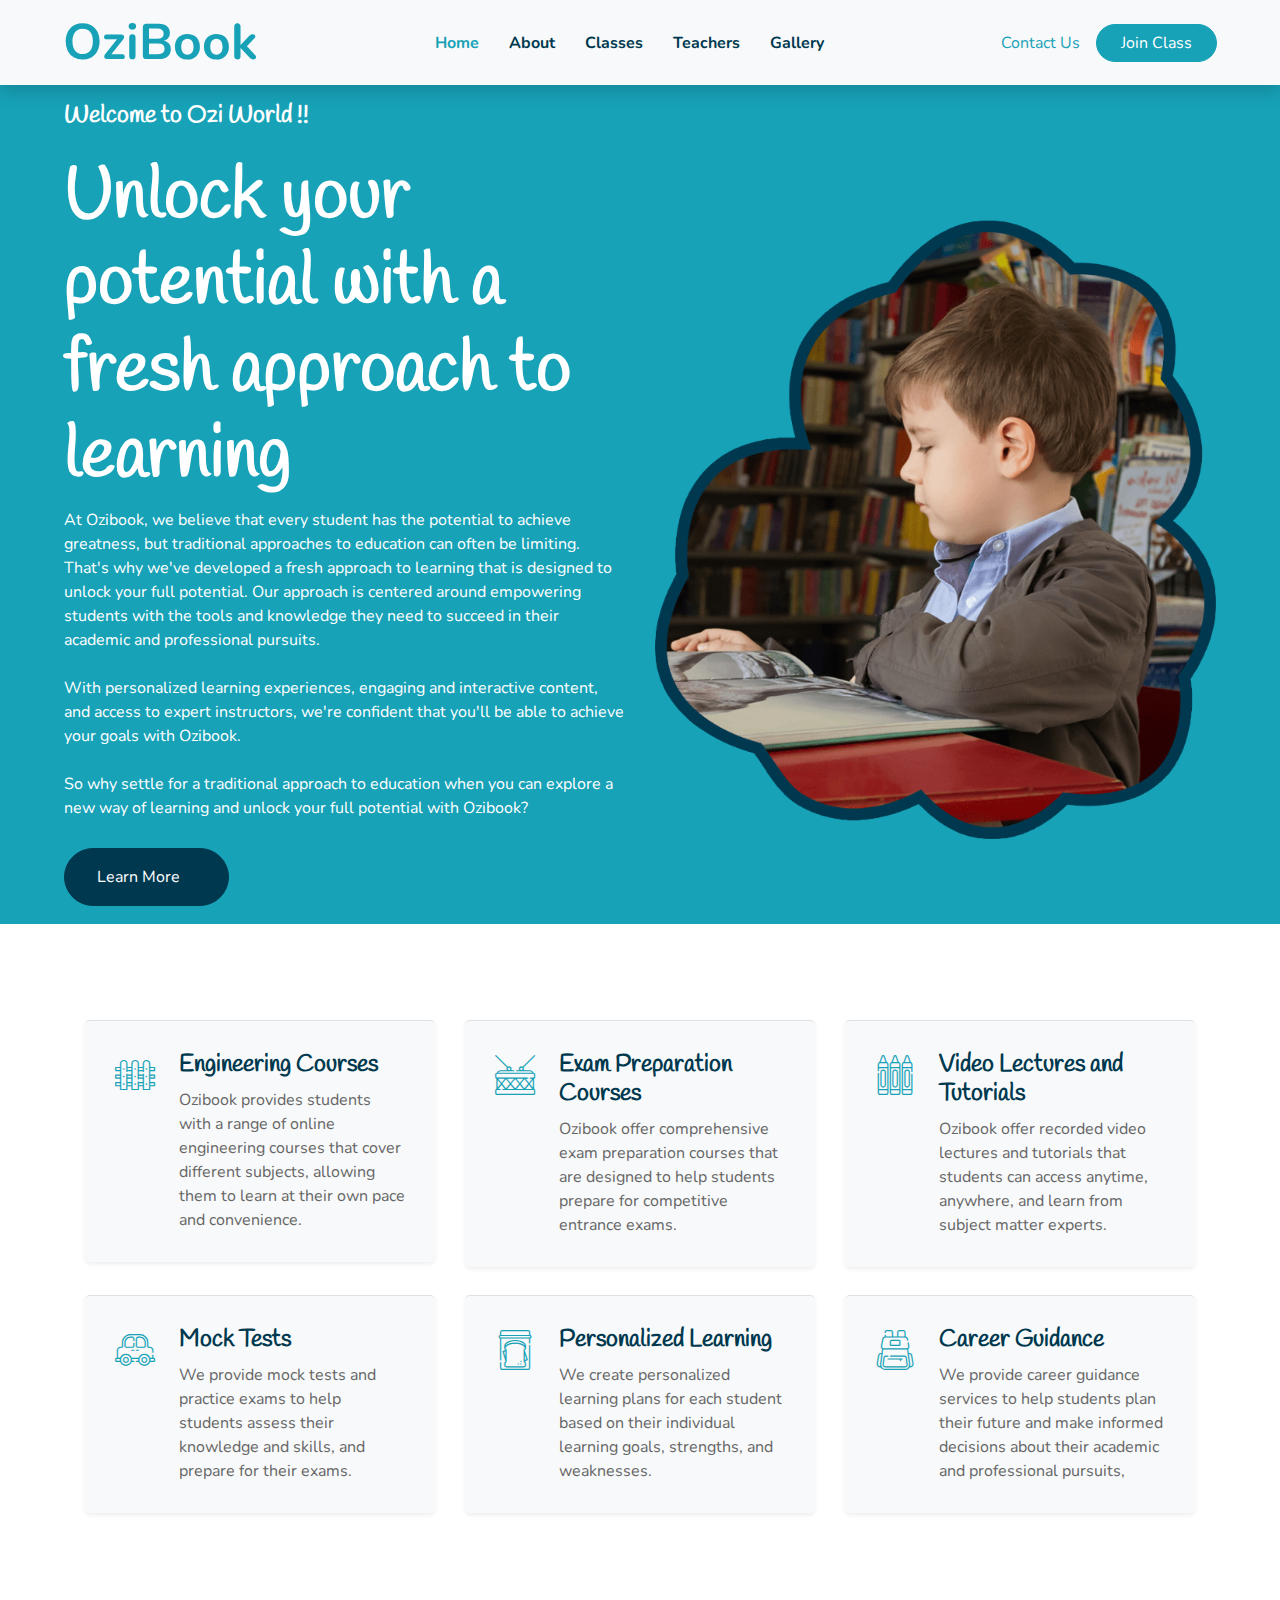
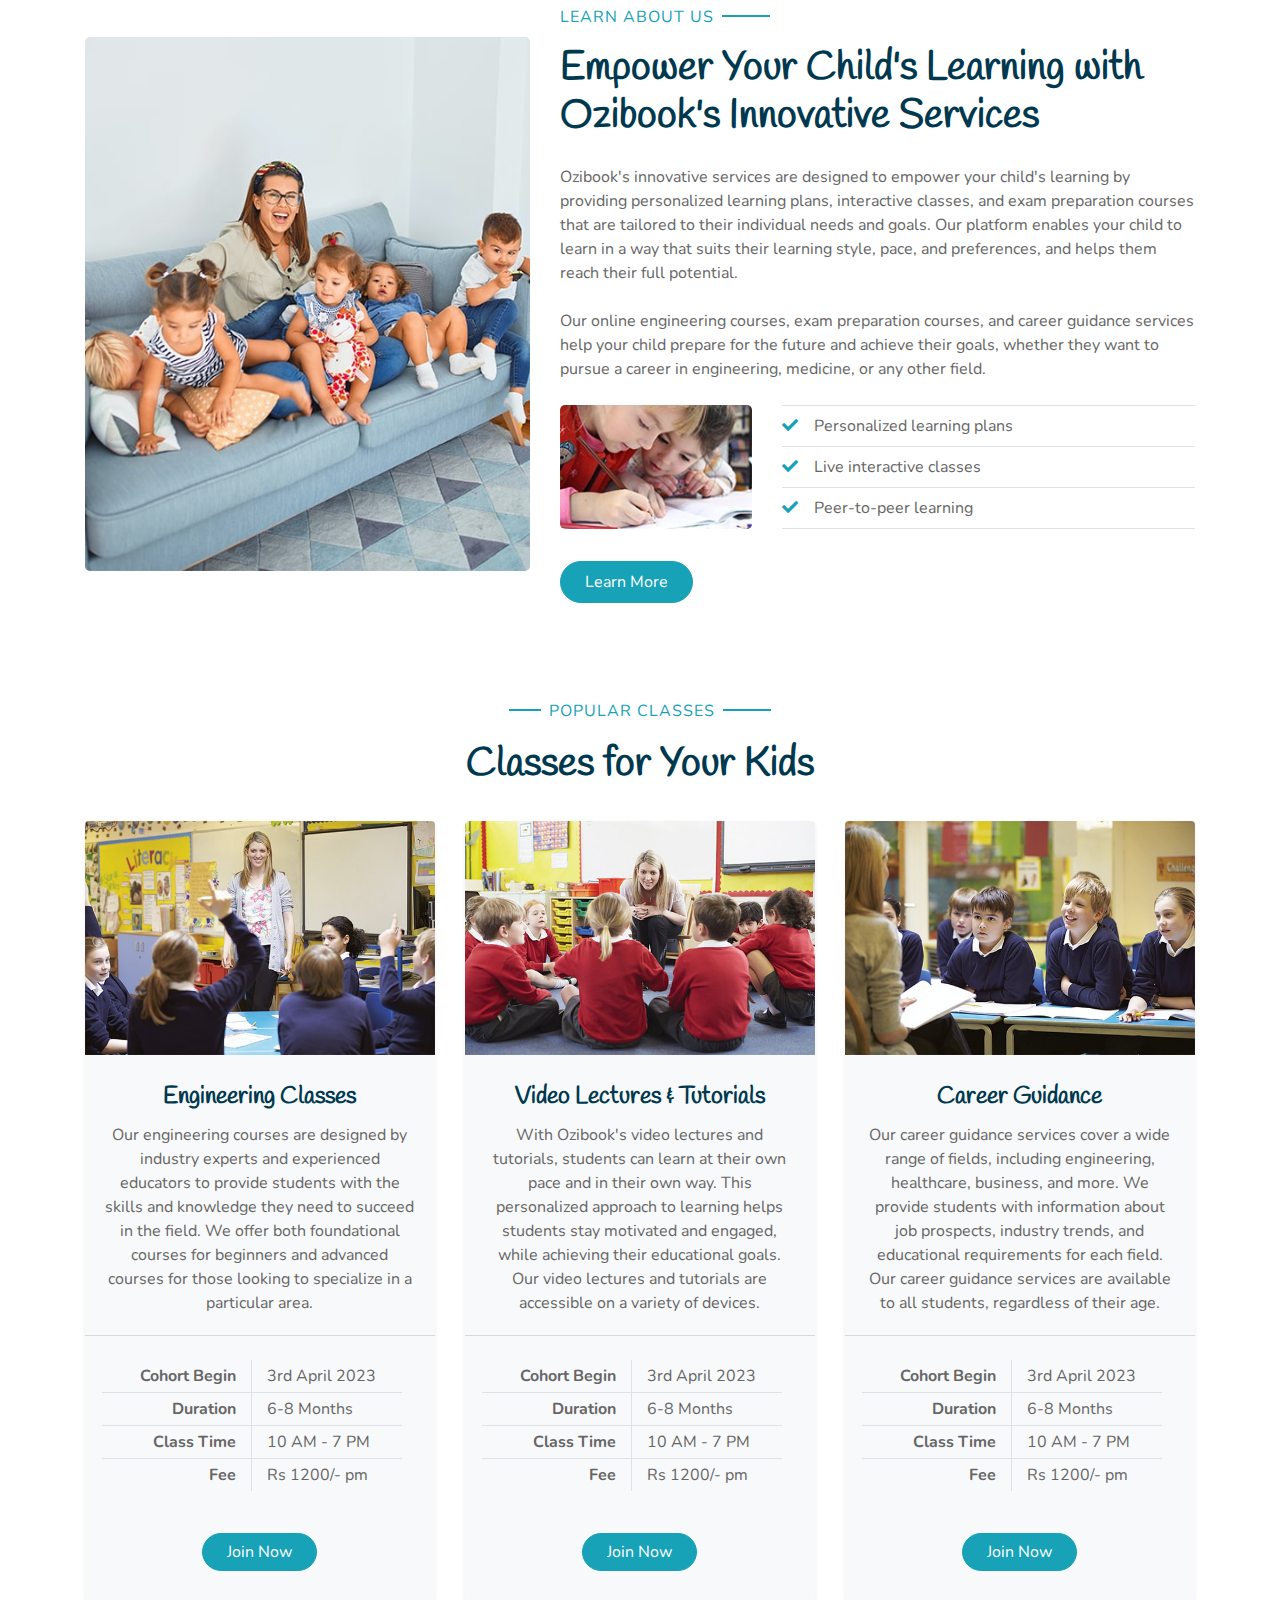
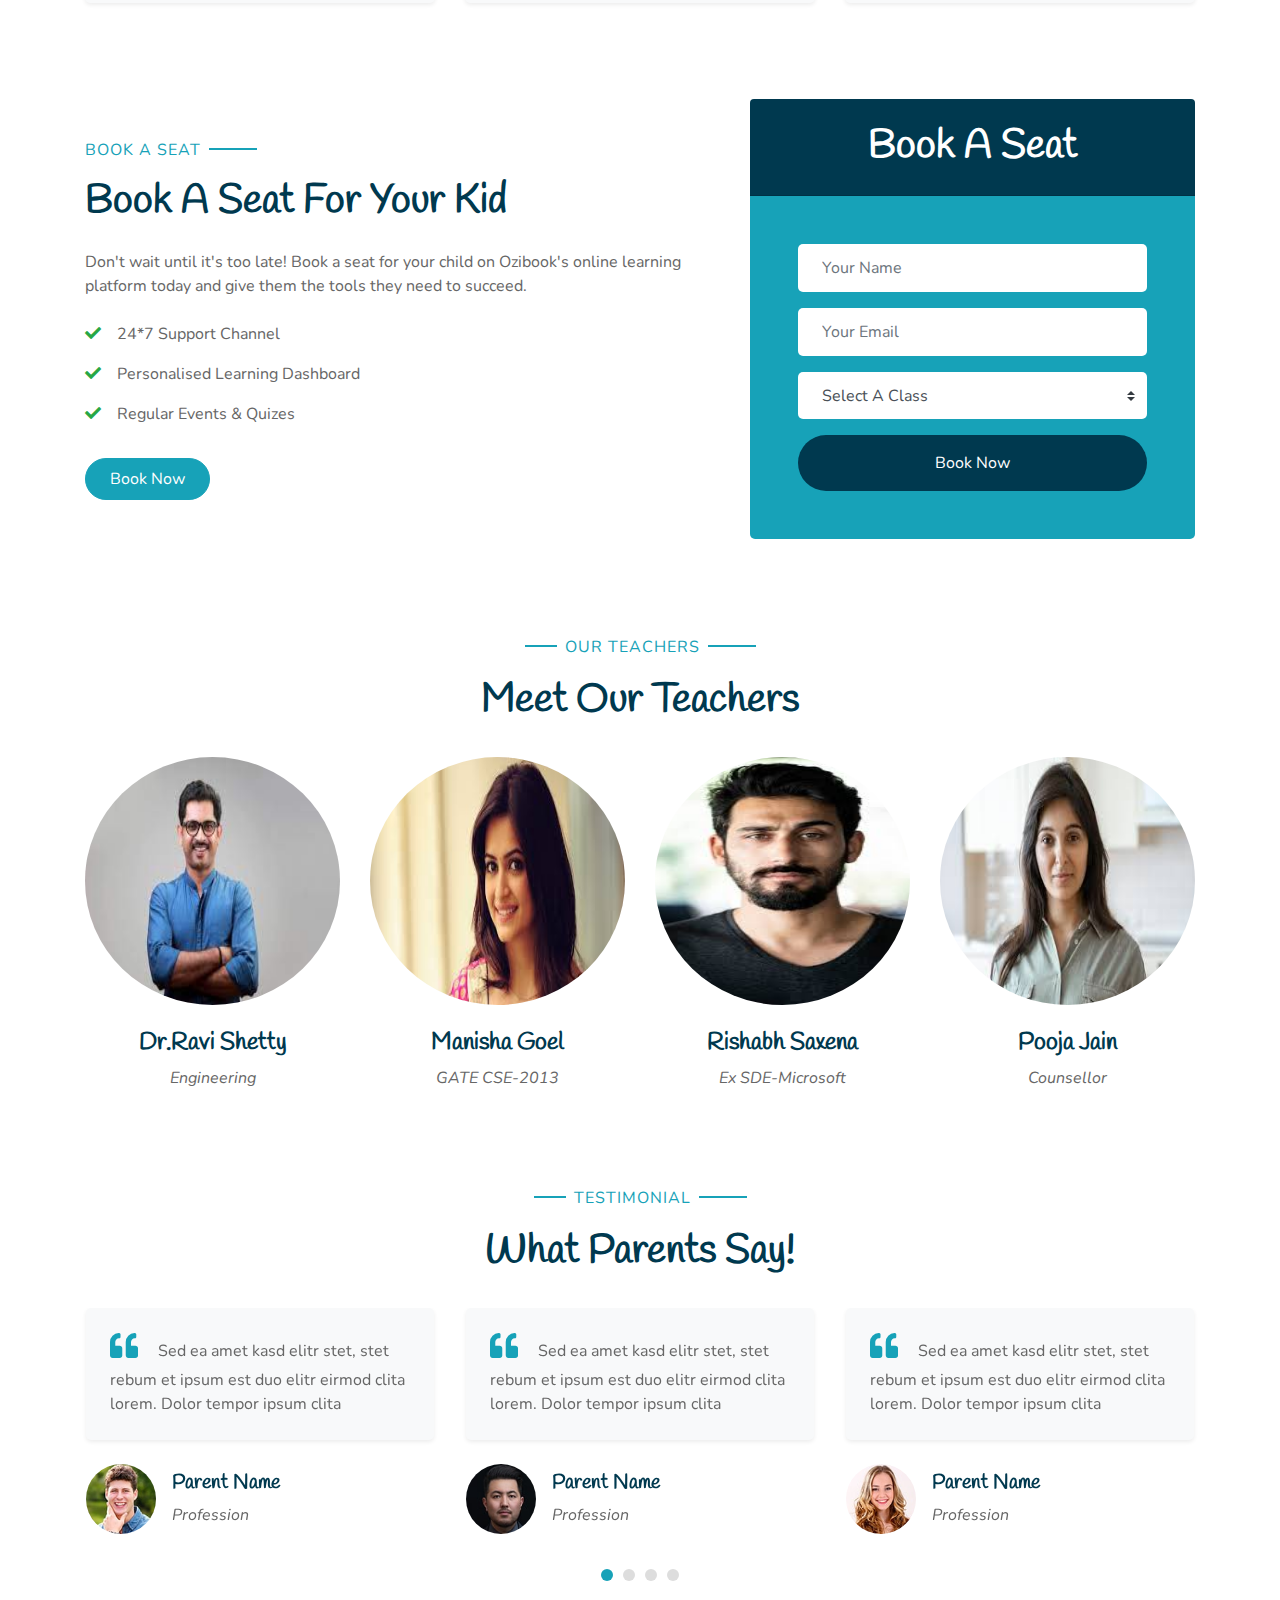
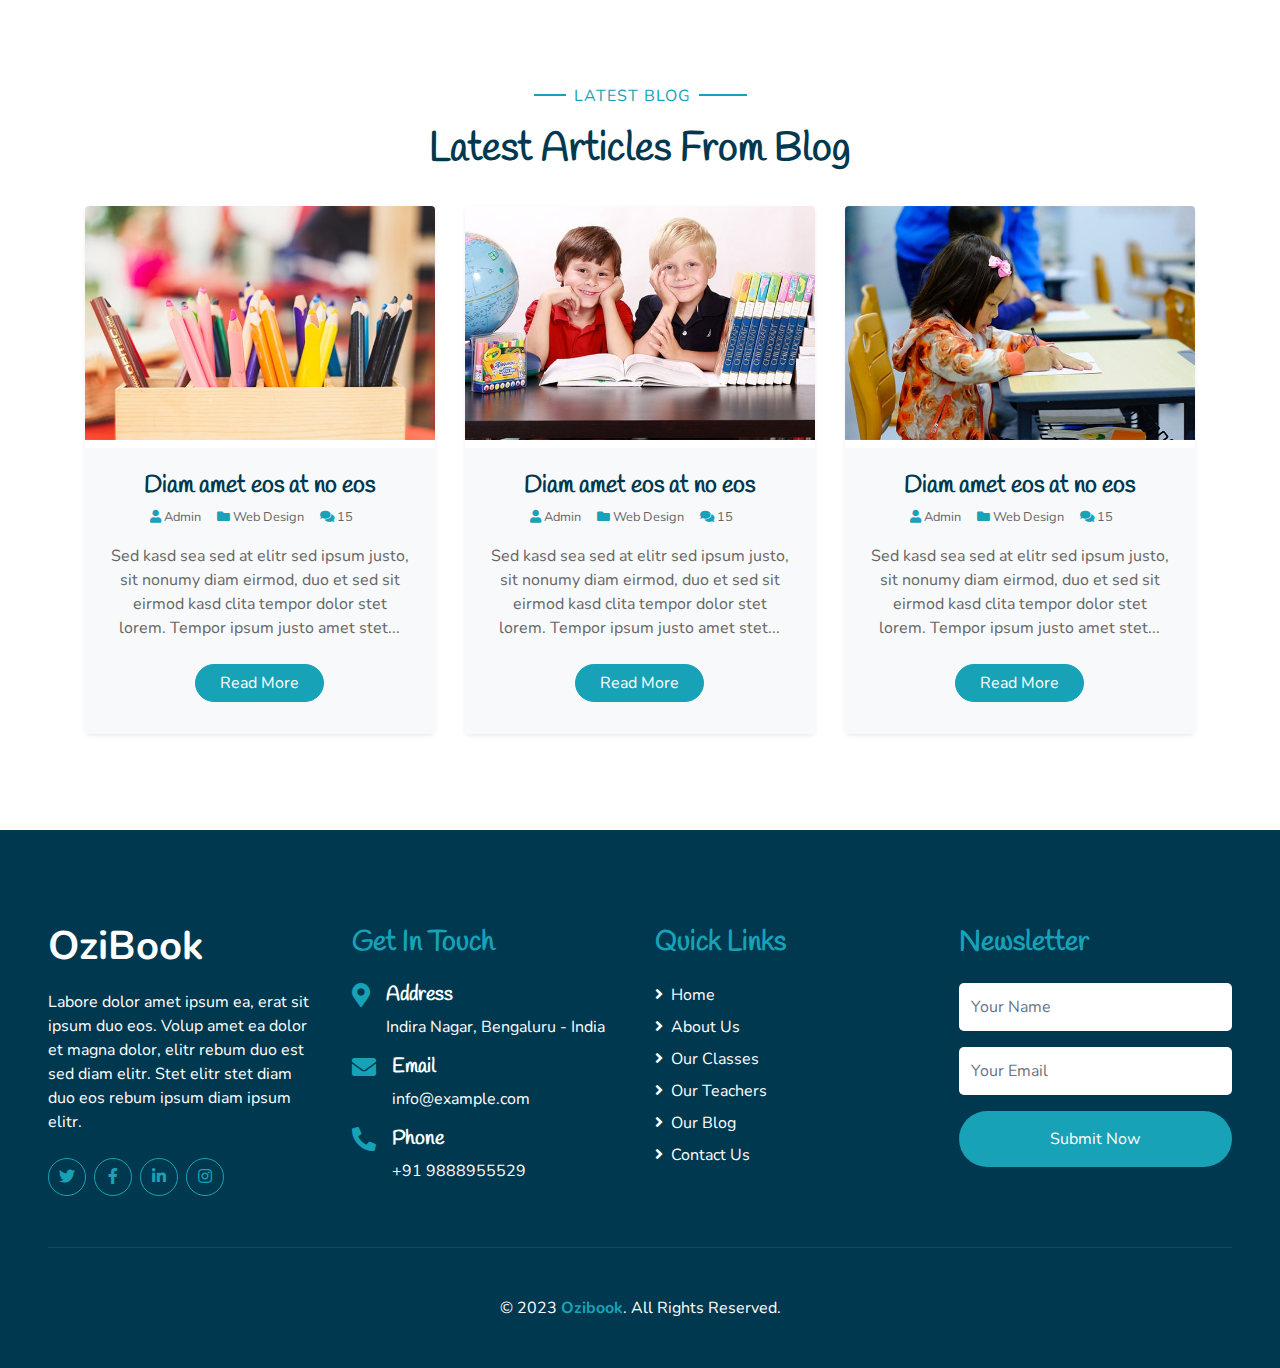
<file: index.html>
<!DOCTYPE html>
<html lang="en">

<head>
    <meta charset="utf-8">
    <title>OziBook - Live 1:1 Classes</title>
    <meta content="width=device-width, initial-scale=1.0" name="viewport">
    <meta content="Free HTML Templates" name="keywords">
    <meta content="Free HTML Templates" name="description">

    <!-- Favicon -->
    <link href="img/favicon.ico" rel="icon">

    <!-- Google Web Fonts -->
    <link rel="preconnect" href="https://fonts.gstatic.com">
    <link href="https://fonts.googleapis.com/css2?family=Handlee&family=Nunito&display=swap" rel="stylesheet">

    <!-- Font Awesome -->
    <link href="https://cdnjs.cloudflare.com/ajax/libs/font-awesome/5.10.0/css/all.min.css" rel="stylesheet">

    <!-- Flaticon Font -->
    <link href="lib/flaticon/font/flaticon.css" rel="stylesheet">

    <!-- Libraries Stylesheet -->
    <link href="lib/owlcarousel/assets/owl.carousel.min.css" rel="stylesheet">
    <link href="lib/lightbox/css/lightbox.min.css" rel="stylesheet">

    <!-- Customized Bootstrap Stylesheet -->
    <link href="css/style.css" rel="stylesheet">
</head>

<body>
    <!-- Navbar Start -->
    <div class="container-fluid bg-light position-relative shadow">
        <nav class="navbar navbar-expand-lg bg-light navbar-light py-3 py-lg-0 px-0 px-lg-5">
            <a href="" class="navbar-brand font-weight-bold text-secondary" style="font-size: 50px;">
                <!-- <i class="flaticon-043-teddy-bear"></i> -->
                <span class="text-primary">OziBook</span>
            </a>
            <button type="button" class="navbar-toggler" data-toggle="collapse" data-target="#navbarCollapse">
                <span class="navbar-toggler-icon"></span>
            </button>
            <div class="collapse navbar-collapse justify-content-between" id="navbarCollapse">
                <div class="navbar-nav font-weight-bold mx-auto py-0">
                    <a href="index.html" class="nav-item nav-link active">Home</a>
                    <a href="about.html" class="nav-item nav-link">About</a>
                    <a href="class.html" class="nav-item nav-link">Classes</a>
                    <a href="team.html" class="nav-item nav-link">Teachers</a>
                    <a href="gallery.html" class="nav-item nav-link">Gallery</a>
                    <!-- <div class="nav-item dropdown">
                        <a href="#" class="nav-link dropdown-toggle" data-toggle="dropdown">Pages</a>
                        <div class="dropdown-menu rounded-0 m-0">
                            <a href="blog.html" class="dropdown-item">Blog Grid</a>
                            <a href="single.html" class="dropdown-item">Blog Detail</a>
                        </div> -->
                    </div>
                    <a href="contact.html" class="nav-item nav-link">Contact Us</a>
                </div>
                <a href="" class="btn btn-primary px-4">Join Class</a>
            </div>
        </nav>
    </div>
    <!-- Navbar End -->


    <!-- Header Start -->
    <div class="container-fluid bg-primary px-0 px-md-5 mb-5">
        <div class="row align-items-center px-3">
            <div class="col-lg-6 text-center text-lg-left">
                <h4 class="text-white mb-4 mt-5 mt-lg-0">Welcome to Ozi World !!</h4>
                <h1 class="display-3 font-weight-bold text-white">Unlock your potential with a fresh approach to learning</h1>
                <p class="text-white mb-4">At Ozibook, we believe that every student has the potential to achieve greatness, but traditional approaches to education can often be limiting. That's why we've developed a fresh approach to learning that is designed to unlock your full potential. Our approach is centered around empowering students with the tools and knowledge they need to succeed in their academic and professional pursuits. <br> <br>
                    With personalized learning experiences, engaging and interactive content, and access to expert instructors, we're confident that you'll be able to achieve your goals with Ozibook.  <br><br>
                    So why settle for a traditional approach to education when you can explore a new way of learning and unlock your full potential with Ozibook?</p>
                <a href="" class="btn btn-secondary mt-1 py-3 px-5">Learn More</a>
            </div>
            <div class="col-lg-6 text-center text-lg-right">
                <img class="img-fluid mt-5" src="img/header.png" alt="">
            </div>
        </div>
    </div>
    <!-- Header End -->


    <!-- Facilities Start -->
    <div class="container-fluid pt-5">
        <div class="container pb-3">
            <div class="row">
                <div class="col-lg-4 col-md-6 pb-1">
                    <div class="d-flex bg-light shadow-sm border-top rounded mb-4" style="padding: 30px;">
                        <i class="flaticon-050-fence h1 font-weight-normal text-primary mb-3"></i>
                        <div class="pl-4">
                            <h4>Engineering Courses</h4>
                            <p class="m-0">Ozibook provides students with a range of online engineering courses that cover different subjects, allowing them to learn at their own pace and convenience.</p>
                        </div>
                    </div>
                </div>
                <div class="col-lg-4 col-md-6 pb-1">
                    <div class="d-flex bg-light shadow-sm border-top rounded mb-4" style="padding: 30px;">
                        <i class="flaticon-022-drum h1 font-weight-normal text-primary mb-3"></i>
                        <div class="pl-4">
                            <h4>Exam Preparation Courses</h4>
                            <p class="m-0">Ozibook offer comprehensive exam preparation courses that are designed to help students prepare for competitive entrance exams.</p>
                        </div>
                    </div>
                </div>
                <div class="col-lg-4 col-md-6 pb-1">
                    <div class="d-flex bg-light shadow-sm border-top rounded mb-4" style="padding: 30px;">
                        <i class="flaticon-030-crayons h1 font-weight-normal text-primary mb-3"></i>
                        <div class="pl-4">
                            <h4>Video Lectures and Tutorials</h4>
                            <p class="m-0">Ozibook offer recorded video lectures and tutorials that students can access anytime, anywhere, and learn from subject matter experts.</p>
                        </div>
                    </div>
                </div>
                <div class="col-lg-4 col-md-6 pb-1">
                    <div class="d-flex bg-light shadow-sm border-top rounded mb-4" style="padding: 30px;">
                        <i class="flaticon-017-toy-car h1 font-weight-normal text-primary mb-3"></i>
                        <div class="pl-4">
                            <h4>Mock Tests</h4>
                            <p class="m-0">We provide mock tests and practice exams to help students assess their knowledge and skills, and prepare for their exams.</p>
                        </div>
                    </div>
                </div>
                <div class="col-lg-4 col-md-6 pb-1">
                    <div class="d-flex bg-light shadow-sm border-top rounded mb-4" style="padding: 30px;">
                        <i class="flaticon-025-sandwich h1 font-weight-normal text-primary mb-3"></i>
                        <div class="pl-4">
                            <h4>Personalized Learning </h4>
                            <p class="m-0">We create personalized learning plans for each student based on their individual learning goals, strengths, and weaknesses.</p>
                        </div>
                    </div>
                </div>
                <div class="col-lg-4 col-md-6 pb-1">
                    <div class="d-flex bg-light shadow-sm border-top rounded mb-4" style="padding: 30px;">
                        <i class="flaticon-047-backpack h1 font-weight-normal text-primary mb-3"></i>
                        <div class="pl-4">
                            <h4>Career Guidance</h4>
                            <p class="m-0">We provide career guidance services to help students plan their future and make informed decisions about their academic and professional pursuits, </p>
                        </div>
                    </div>
                </div>
            </div>
        </div>
    </div>
    <!-- Facilities Start -->


    <!-- About Start -->
    <div class="container-fluid py-5">
        <div class="container">
            <div class="row align-items-center">
                <div class="col-lg-5">
                    <img class="img-fluid rounded mb-5 mb-lg-0" src="img/about-1.jpg" alt="">
                </div>
                <div class="col-lg-7">
                    <p class="section-title pr-5"><span class="pr-2">Learn About Us</span></p>
                    <h1 class="mb-4">Empower Your Child's Learning with Ozibook's Innovative Services</h1>
                    <p>Ozibook's innovative services are designed to empower your child's learning by providing personalized learning plans, interactive classes, and exam preparation courses that are tailored to their individual needs and goals.  
                    Our platform enables your child to learn in a way that suits their learning style, pace, and preferences, and helps them reach their full potential. 
                <br><br>
                Our online engineering courses, exam preparation courses, and career guidance services help your child prepare for the future and achieve their goals, whether they want to pursue a career in engineering, medicine, or any other field. </p>
                    <div class="row pt-2 pb-4">
                        <div class="col-6 col-md-4">
                            <img class="img-fluid rounded" src="img/about-2.jpg" alt="">
                        </div>
                        <div class="col-6 col-md-8">
                            <ul class="list-inline m-0">
                                <li class="py-2 border-top border-bottom"><i class="fa fa-check text-primary mr-3"></i>Personalized learning plans</li>
                                <li class="py-2 border-bottom"><i class="fa fa-check text-primary mr-3"></i>Live interactive classes</li>
                                <li class="py-2 border-bottom"><i class="fa fa-check text-primary mr-3"></i>Peer-to-peer learning</li>
                            </ul>
                        </div>
                    </div>
                    <a href="" class="btn btn-primary mt-2 py-2 px-4">Learn More</a>
                </div>
            </div>
        </div>
    </div>
    <!-- About End -->


    <!-- Class Start -->
    <div class="container-fluid pt-5">
        <div class="container">
            <div class="text-center pb-2">
                <p class="section-title px-5"><span class="px-2">Popular Classes</span></p>
                <h1 class="mb-4">Classes for Your Kids</h1>
            </div>
            <div class="row">
                <div class="col-lg-4 mb-5">
                    <div class="card border-0 bg-light shadow-sm pb-2">
                        <img class="card-img-top mb-2" src="img/class-1.jpg" alt="">
                        <div class="card-body text-center">
                            <h4 class="card-title">Engineering Classes</h4>
                            <p class="card-text">Our engineering courses are designed by industry experts and experienced educators to provide students with the skills and knowledge they need to succeed in the field. We offer both foundational courses for beginners and advanced courses for those looking to specialize in a particular area.</p>
                        </div>
                        <div class="card-footer bg-transparent py-4 px-5">
                            <div class="row border-bottom">
                                <div class="col-6 py-1 text-right border-right"><strong>Cohort Begin</strong></div>
                                <div class="col-6 py-1">3rd April 2023</div>
                            </div>
                            <div class="row border-bottom">
                                <div class="col-6 py-1 text-right border-right"><strong>Duration</strong></div>
                                <div class="col-6 py-1">6-8 Months</div>
                            </div>
                            <div class="row border-bottom">
                                <div class="col-6 py-1 text-right border-right"><strong>Class Time</strong></div>
                                <div class="col-6 py-1">10 AM - 7 PM</div>
                            </div>
                            <div class="row">
                                <div class="col-6 py-1 text-right border-right"><strong>Fee</strong></div>
                                <div class="col-6 py-1">Rs 1200/- pm</div>
                            </div>
                        </div>
                        <a href="" class="btn btn-primary px-4 mx-auto mb-4">Join Now</a>
                    </div>
                </div>
                <div class="col-lg-4 mb-5">
                    <div class="card border-0 bg-light shadow-sm pb-2">
                        <img class="card-img-top mb-2" src="img/class-2.jpg" alt="">
                        <div class="card-body text-center">
                            <h4 class="card-title">Video Lectures & Tutorials</h4>
                            <p class="card-text"> With Ozibook's video lectures and tutorials, students can learn at their own pace and in their own way. This personalized approach to learning helps students stay motivated and engaged, while achieving their educational goals. Our video lectures and tutorials are accessible on a variety of devices. </p>
                        </div>
                        <div class="card-footer bg-transparent py-4 px-5">
                            <div class="row border-bottom">
                                <div class="col-6 py-1 text-right border-right"><strong>Cohort Begin</strong></div>
                                <div class="col-6 py-1">3rd April 2023</div>
                            </div>
                            <div class="row border-bottom">
                                <div class="col-6 py-1 text-right border-right"><strong>Duration</strong></div>
                                <div class="col-6 py-1">6-8 Months</div>
                            </div>
                            <div class="row border-bottom">
                                <div class="col-6 py-1 text-right border-right"><strong>Class Time</strong></div>
                                <div class="col-6 py-1">10 AM - 7 PM</div>
                            </div>
                            <div class="row">
                                <div class="col-6 py-1 text-right border-right"><strong>Fee</strong></div>
                                <div class="col-6 py-1">Rs 1200/- pm</div>
                            </div>
                        </div>
                        <a href="" class="btn btn-primary px-4 mx-auto mb-4">Join Now</a>
                    </div>
                </div>
                <div class="col-lg-4 mb-5">
                    <div class="card border-0 bg-light shadow-sm pb-2">
                        <img class="card-img-top mb-2" src="img/class-3.jpg" alt="">
                        <div class="card-body text-center">
                            <h4 class="card-title">Career Guidance</h4>
                            <p class="card-text">Our career guidance services cover a wide range of fields, including engineering, healthcare, business, and more. We provide students with information about job prospects, industry trends, and educational requirements for each field. Our career guidance services are available to all students, regardless of their age.</p>
                        </div>
                        <div class="card-footer bg-transparent py-4 px-5">
                            <div class="row border-bottom">
                                <div class="col-6 py-1 text-right border-right"><strong>Cohort Begin</strong></div>
                                <div class="col-6 py-1">3rd April 2023</div>
                            </div>
                            <div class="row border-bottom">
                                <div class="col-6 py-1 text-right border-right"><strong>Duration</strong></div>
                                <div class="col-6 py-1">6-8 Months</div>
                            </div>
                            <div class="row border-bottom">
                                <div class="col-6 py-1 text-right border-right"><strong>Class Time</strong></div>
                                <div class="col-6 py-1">10 AM - 7 PM</div>
                            </div>
                            <div class="row">
                                <div class="col-6 py-1 text-right border-right"><strong>Fee</strong></div>
                                <div class="col-6 py-1">Rs 1200/- pm</div>
                            </div>
                        </div>
                        <a href="" class="btn btn-primary px-4 mx-auto mb-4">Join Now</a>
                    </div>
                </div>
            </div>
        </div>
    </div>
    <!-- Class End -->


    <!-- Registration Start -->
    <div class="container-fluid py-5">
        <div class="container">
            <div class="row align-items-center">
                <div class="col-lg-7 mb-5 mb-lg-0">
                    <p class="section-title pr-5"><span class="pr-2">Book A Seat</span></p>
                    <h1 class="mb-4">Book A Seat For Your Kid</h1>
                    <p>Don't wait until it's too late! Book a seat for your child on Ozibook's online learning platform today and give them the tools they need to succeed.</p>
                    <ul class="list-inline m-0">
                        <li class="py-2"><i class="fa fa-check text-success mr-3"></i>24*7 Support Channel</li>
                        <li class="py-2"><i class="fa fa-check text-success mr-3"></i>Personalised Learning Dashboard</li>
                        <li class="py-2"><i class="fa fa-check text-success mr-3"></i>Regular Events & Quizes</li>
                    </ul>
                    <a href="" class="btn btn-primary mt-4 py-2 px-4">Book Now</a>
                </div>
                <div class="col-lg-5">
                    <div class="card border-0">
                        <div class="card-header bg-secondary text-center p-4">
                            <h1 class="text-white m-0">Book A Seat</h1>
                        </div>
                        <div class="card-body rounded-bottom bg-primary p-5">
                            <form>
                                <div class="form-group">
                                    <input type="text" class="form-control border-0 p-4" placeholder="Your Name" required="required" />
                                </div>
                                <div class="form-group">
                                    <input type="email" class="form-control border-0 p-4" placeholder="Your Email" required="required" />
                                </div>
                                <div class="form-group">
                                    <select class="custom-select border-0 px-4" style="height: 47px;">
                                        <option selected>Select A Class</option>
                                        <option value="1">Class 1</option>
                                        <option value="2">Class 1</option>
                                        <option value="3">Class 1</option>
                                    </select>
                                </div>
                                <div>
                                    <button class="btn btn-secondary btn-block border-0 py-3" type="submit">Book Now</button>
                                </div>
                            </form>
                        </div>
                    </div>
                </div>
            </div>
        </div>
    </div>
    <!-- Registration End -->


    <!-- Team Start -->
    <div class="container-fluid pt-5">
        <div class="container">
            <div class="text-center pb-2">
                <p class="section-title px-5"><span class="px-2">Our Teachers</span></p>
                <h1 class="mb-4">Meet Our Teachers</h1>
            </div>
            <div class="row">
                <div class="col-md-6 col-lg-3 text-center team mb-5">
                    <div class="position-relative overflow-hidden mb-4" style="border-radius: 100%;">
                        <img class="img-fluid w-100" src="img/img1.jpg" alt="" >
                        <div
                            class="team-social d-flex align-items-center justify-content-center w-100 h-100 position-absolute">
                            <a class="btn btn-outline-light text-center mr-2 px-0" style="width: 38px; height: 38px;"
                                href="#"><i class="fab fa-twitter"></i></a>
                            <a class="btn btn-outline-light text-center mr-2 px-0" style="width: 38px; height: 38px;"
                                href="#"><i class="fab fa-facebook-f"></i></a>
                            <a class="btn btn-outline-light text-center px-0" style="width: 38px; height: 38px;"
                                href="#"><i class="fab fa-linkedin-in"></i></a>
                        </div>
                    </div>
                    <h4>Dr.Ravi Shetty</h4>
                    <i>Engineering</i>
                </div>
                <div class="col-md-6 col-lg-3 text-center team mb-5">
                    <div class="position-relative overflow-hidden mb-4" style="border-radius: 100%;">
                        <img class="img-fluid w-100" src="img/img-3.jpg" alt="" >
                        <div
                            class="team-social d-flex align-items-center justify-content-center w-100 h-100 position-absolute">
                            <a class="btn btn-outline-light text-center mr-2 px-0" style="width: 38px; height: 38px;"
                                href="#"><i class="fab fa-twitter"></i></a>
                            <a class="btn btn-outline-light text-center mr-2 px-0" style="width: 38px; height: 38px;"
                                href="#"><i class="fab fa-facebook-f"></i></a>
                            <a class="btn btn-outline-light text-center px-0" style="width: 38px; height: 38px;"
                                href="#"><i class="fab fa-linkedin-in"></i></a>
                        </div>
                    </div>
                    <h4>Manisha Goel</h4>
                    <i>GATE CSE-2013</i>
                </div>
                <div class="col-md-6 col-lg-3 text-center team mb-5">
                    <div class="position-relative overflow-hidden mb-4" style="border-radius: 100%;">
                        <img class="img-fluid w-100" src="img/img-2.jpg" alt="" >
                        <div
                            class="team-social d-flex align-items-center justify-content-center w-100 h-100 position-absolute">
                            <a class="btn btn-outline-light text-center mr-2 px-0" style="width: 38px; height: 38px;"
                                href="#"><i class="fab fa-twitter"></i></a>
                            <a class="btn btn-outline-light text-center mr-2 px-0" style="width: 38px; height: 38px;"
                                href="#"><i class="fab fa-facebook-f"></i></a>
                            <a class="btn btn-outline-light text-center px-0" style="width: 38px; height: 38px;"
                                href="#"><i class="fab fa-linkedin-in"></i></a>
                        </div>
                    </div>
                    <h4>Rishabh Saxena</h4>
                    <i>Ex SDE-Microsoft</i>
                </div>
                <div class="col-md-6 col-lg-3 text-center team mb-5">
                    <div class="position-relative overflow-hidden mb-4" style="border-radius: 100%;">
                        <img class="img-fluid w-100" src="img/img-4.jpg" alt="" >
                        <div
                            class="team-social d-flex align-items-center justify-content-center w-100 h-100 position-absolute">
                            <a class="btn btn-outline-light text-center mr-2 px-0" style="width: 38px; height: 38px;"
                                href="#"><i class="fab fa-twitter"></i></a>
                            <a class="btn btn-outline-light text-center mr-2 px-0" style="width: 38px; height: 38px;"
                                href="#"><i class="fab fa-facebook-f"></i></a>
                            <a class="btn btn-outline-light text-center px-0" style="width: 38px; height: 38px;"
                                href="#"><i class="fab fa-linkedin-in"></i></a>
                        </div>
                    </div>
                    <h4>Pooja Jain</h4>
                    <i>Counsellor</i>
                </div>
            </div>
        </div>
    </div>
    <!-- Team End -->


    <!-- Testimonial Start -->
    <div class="container-fluid py-5">
        <div class="container p-0">
            <div class="text-center pb-2">
                <p class="section-title px-5"><span class="px-2">Testimonial</span></p>
                <h1 class="mb-4">What Parents Say!</h1>
            </div>
            <div class="owl-carousel testimonial-carousel">
                <div class="testimonial-item px-3">
                    <div class="bg-light shadow-sm rounded mb-4 p-4">
                        <h3 class="fas fa-quote-left text-primary mr-3"></h3>
                        Sed ea amet kasd elitr stet, stet rebum et ipsum est duo elitr eirmod clita lorem. Dolor tempor ipsum clita
                    </div>
                    <div class="d-flex align-items-center">
                        <img class="rounded-circle" src="img/testimonial-1.jpg" style="width: 70px; height: 70px;" alt="Image">
                        <div class="pl-3">
                            <h5>Parent Name</h5>
                            <i>Profession</i>
                        </div>
                    </div>
                </div>
                <div class="testimonial-item px-3">
                    <div class="bg-light shadow-sm rounded mb-4 p-4">
                        <h3 class="fas fa-quote-left text-primary mr-3"></h3>
                        Sed ea amet kasd elitr stet, stet rebum et ipsum est duo elitr eirmod clita lorem. Dolor tempor ipsum clita
                    </div>
                    <div class="d-flex align-items-center">
                        <img class="rounded-circle" src="img/testimonial-2.jpg" style="width: 70px; height: 70px;" alt="Image">
                        <div class="pl-3">
                            <h5>Parent Name</h5>
                            <i>Profession</i>
                        </div>
                    </div>
                </div>
                <div class="testimonial-item px-3">
                    <div class="bg-light shadow-sm rounded mb-4 p-4">
                        <h3 class="fas fa-quote-left text-primary mr-3"></h3>
                        Sed ea amet kasd elitr stet, stet rebum et ipsum est duo elitr eirmod clita lorem. Dolor tempor ipsum clita
                    </div>
                    <div class="d-flex align-items-center">
                        <img class="rounded-circle" src="img/testimonial-3.jpg" style="width: 70px; height: 70px;" alt="Image">
                        <div class="pl-3">
                            <h5>Parent Name</h5>
                            <i>Profession</i>
                        </div>
                    </div>
                </div>
                <div class="testimonial-item px-3">
                    <div class="bg-light shadow-sm rounded mb-4 p-4">
                        <h3 class="fas fa-quote-left text-primary mr-3"></h3>
                        Sed ea amet kasd elitr stet, stet rebum et ipsum est duo elitr eirmod clita lorem. Dolor tempor ipsum clita
                    </div>
                    <div class="d-flex align-items-center">
                        <img class="rounded-circle" src="img/testimonial-4.jpg" style="width: 70px; height: 70px;" alt="Image">
                        <div class="pl-3">
                            <h5>Parent Name</h5>
                            <i>Profession</i>
                        </div>
                    </div>
                </div>
            </div>
        </div>
    </div>
    <!-- Testimonial End -->


    <!-- Blog Start -->
    <div class="container-fluid pt-5">
        <div class="container">
            <div class="text-center pb-2">
                <p class="section-title px-5"><span class="px-2">Latest Blog</span></p>
                <h1 class="mb-4">Latest Articles From Blog</h1>
            </div>
            <div class="row pb-3">
                <div class="col-lg-4 mb-4">
                    <div class="card border-0 shadow-sm mb-2">
                        <img class="card-img-top mb-2" src="img/blog-1.jpg" alt="">
                        <div class="card-body bg-light text-center p-4">
                            <h4 class="">Diam amet eos at no eos</h4>
                            <div class="d-flex justify-content-center mb-3">
                                <small class="mr-3"><i class="fa fa-user text-primary"></i> Admin</small>
                                <small class="mr-3"><i class="fa fa-folder text-primary"></i> Web Design</small>
                                <small class="mr-3"><i class="fa fa-comments text-primary"></i> 15</small>
                            </div>
                            <p>Sed kasd sea sed at elitr sed ipsum justo, sit nonumy diam eirmod, duo et sed sit eirmod kasd clita tempor dolor stet lorem. Tempor ipsum justo amet stet...</p>
                            <a href="" class="btn btn-primary px-4 mx-auto my-2">Read More</a>
                        </div>
                    </div>
                </div>
                <div class="col-lg-4 mb-4">
                    <div class="card border-0 shadow-sm mb-2">
                        <img class="card-img-top mb-2" src="img/blog-2.jpg" alt="">
                        <div class="card-body bg-light text-center p-4">
                            <h4 class="">Diam amet eos at no eos</h4>
                            <div class="d-flex justify-content-center mb-3">
                                <small class="mr-3"><i class="fa fa-user text-primary"></i> Admin</small>
                                <small class="mr-3"><i class="fa fa-folder text-primary"></i> Web Design</small>
                                <small class="mr-3"><i class="fa fa-comments text-primary"></i> 15</small>
                            </div>
                            <p>Sed kasd sea sed at elitr sed ipsum justo, sit nonumy diam eirmod, duo et sed sit eirmod kasd clita tempor dolor stet lorem. Tempor ipsum justo amet stet...</p>
                            <a href="" class="btn btn-primary px-4 mx-auto my-2">Read More</a>
                        </div>
                    </div>
                </div>
                <div class="col-lg-4 mb-4">
                    <div class="card border-0 shadow-sm mb-2">
                        <img class="card-img-top mb-2" src="img/blog-3.jpg" alt="">
                        <div class="card-body bg-light text-center p-4">
                            <h4 class="">Diam amet eos at no eos</h4>
                            <div class="d-flex justify-content-center mb-3">
                                <small class="mr-3"><i class="fa fa-user text-primary"></i> Admin</small>
                                <small class="mr-3"><i class="fa fa-folder text-primary"></i> Web Design</small>
                                <small class="mr-3"><i class="fa fa-comments text-primary"></i> 15</small>
                            </div>
                            <p>Sed kasd sea sed at elitr sed ipsum justo, sit nonumy diam eirmod, duo et sed sit eirmod kasd clita tempor dolor stet lorem. Tempor ipsum justo amet stet...</p>
                            <a href="" class="btn btn-primary px-4 mx-auto my-2">Read More</a>
                        </div>
                    </div>
                </div>
            </div>
        </div>
    </div>
    <!-- Blog End -->


    <!-- Footer Start -->
    <div class="container-fluid bg-secondary text-white mt-5 py-5 px-sm-3 px-md-5">
        <div class="row pt-5">
            <div class="col-lg-3 col-md-6 mb-5">
                <a href="" class="navbar-brand font-weight-bold text-primary m-0 mb-4 p-0" style="font-size: 40px; line-height: 40px;">
                    <!-- <i class="flaticon-043-teddy-bear"></i> -->
                    <span class="text-white">OziBook</span>
                </a>
                <p>Labore dolor amet ipsum ea, erat sit ipsum duo eos. Volup amet ea dolor et magna dolor, elitr rebum duo est sed diam elitr. Stet elitr stet diam duo eos rebum ipsum diam ipsum elitr.</p>
                <div class="d-flex justify-content-start mt-4">
                    <a class="btn btn-outline-primary rounded-circle text-center mr-2 px-0"
                        style="width: 38px; height: 38px;" href="#"><i class="fab fa-twitter"></i></a>
                    <a class="btn btn-outline-primary rounded-circle text-center mr-2 px-0"
                        style="width: 38px; height: 38px;" href="#"><i class="fab fa-facebook-f"></i></a>
                    <a class="btn btn-outline-primary rounded-circle text-center mr-2 px-0"
                        style="width: 38px; height: 38px;" href="#"><i class="fab fa-linkedin-in"></i></a>
                    <a class="btn btn-outline-primary rounded-circle text-center mr-2 px-0"
                        style="width: 38px; height: 38px;" href="#"><i class="fab fa-instagram"></i></a>
                </div>
            </div>
            <div class="col-lg-3 col-md-6 mb-5">
                <h3 class="text-primary mb-4">Get In Touch</h3>
                <div class="d-flex">
                    <h4 class="fa fa-map-marker-alt text-primary"></h4>
                    <div class="pl-3">
                        <h5 class="text-white">Address</h5>
                        <p>Indira Nagar, Bengaluru - India</p>
                    </div>
                </div>
                <div class="d-flex">
                    <h4 class="fa fa-envelope text-primary"></h4>
                    <div class="pl-3">
                        <h5 class="text-white">Email</h5>
                        <p>info@example.com</p>
                    </div>
                </div>
                <div class="d-flex">
                    <h4 class="fa fa-phone-alt text-primary"></h4>
                    <div class="pl-3">
                        <h5 class="text-white">Phone</h5>
                        <p>+91 9888955529</p>
                    </div>
                </div>
            </div>
            <div class="col-lg-3 col-md-6 mb-5">
                <h3 class="text-primary mb-4">Quick Links</h3>
                <div class="d-flex flex-column justify-content-start">
                    <a class="text-white mb-2" href="#"><i class="fa fa-angle-right mr-2"></i>Home</a>
                    <a class="text-white mb-2" href="#"><i class="fa fa-angle-right mr-2"></i>About Us</a>
                    <a class="text-white mb-2" href="#"><i class="fa fa-angle-right mr-2"></i>Our Classes</a>
                    <a class="text-white mb-2" href="#"><i class="fa fa-angle-right mr-2"></i>Our Teachers</a>
                    <a class="text-white mb-2" href="#"><i class="fa fa-angle-right mr-2"></i>Our Blog</a>
                    <a class="text-white" href="#"><i class="fa fa-angle-right mr-2"></i>Contact Us</a>
                </div>
            </div>
            <div class="col-lg-3 col-md-6 mb-5">
                <h3 class="text-primary mb-4">Newsletter</h3>
                <form action="">
                    <div class="form-group">
                        <input type="text" class="form-control border-0 py-4" placeholder="Your Name" required="required" />
                    </div>
                    <div class="form-group">
                        <input type="email" class="form-control border-0 py-4" placeholder="Your Email"
                            required="required" />
                    </div>
                    <div>
                        <button class="btn btn-primary btn-block border-0 py-3" type="submit">Submit Now</button>
                    </div>
                </form>
            </div>
        </div>
        <div class="container-fluid pt-5" style="border-top: 1px solid rgba(23, 162, 184, .2);;">
            <p class="m-0 text-center text-white">
                &copy; 2023 <a class="text-primary font-weight-bold" href="#">Ozibook</a>. All Rights Reserved. 
                
            </p>
        </div>
    </div>
    <!-- Footer End -->


    <!-- Back to Top -->
    <a href="#" class="btn btn-primary p-3 back-to-top"><i class="fa fa-angle-double-up"></i></a>


    <!-- JavaScript Libraries -->
    <script src="https://code.jquery.com/jquery-3.4.1.min.js"></script>
    <script src="https://stackpath.bootstrapcdn.com/bootstrap/4.4.1/js/bootstrap.bundle.min.js"></script>
    <script src="lib/easing/easing.min.js"></script>
    <script src="lib/owlcarousel/owl.carousel.min.js"></script>
    <script src="lib/isotope/isotope.pkgd.min.js"></script>
    <script src="lib/lightbox/js/lightbox.min.js"></script>

    <!-- Contact Javascript File -->
    <script src="mail/jqBootstrapValidation.min.js"></script>
    <script src="mail/contact.js"></script>

    <!-- Template Javascript -->
    <script src="js/main.js"></script>
</body>

</html>
</file>
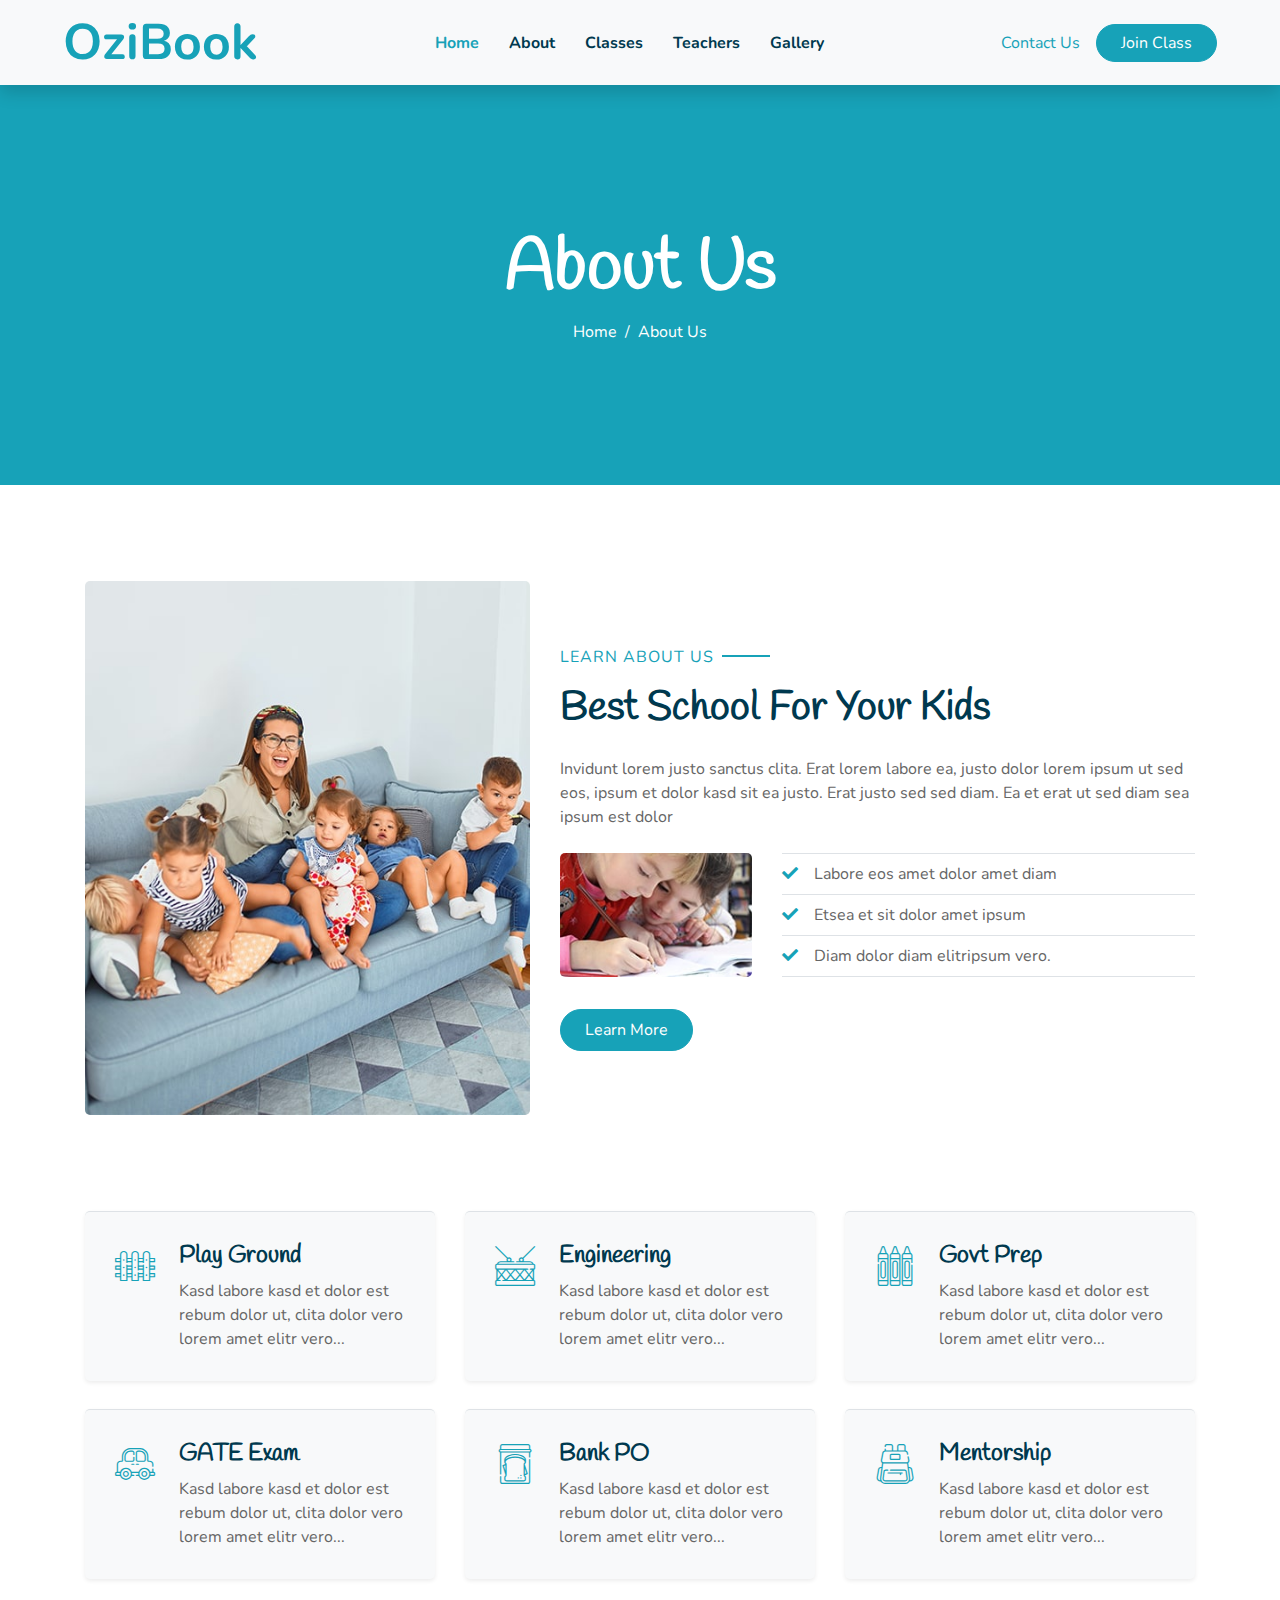
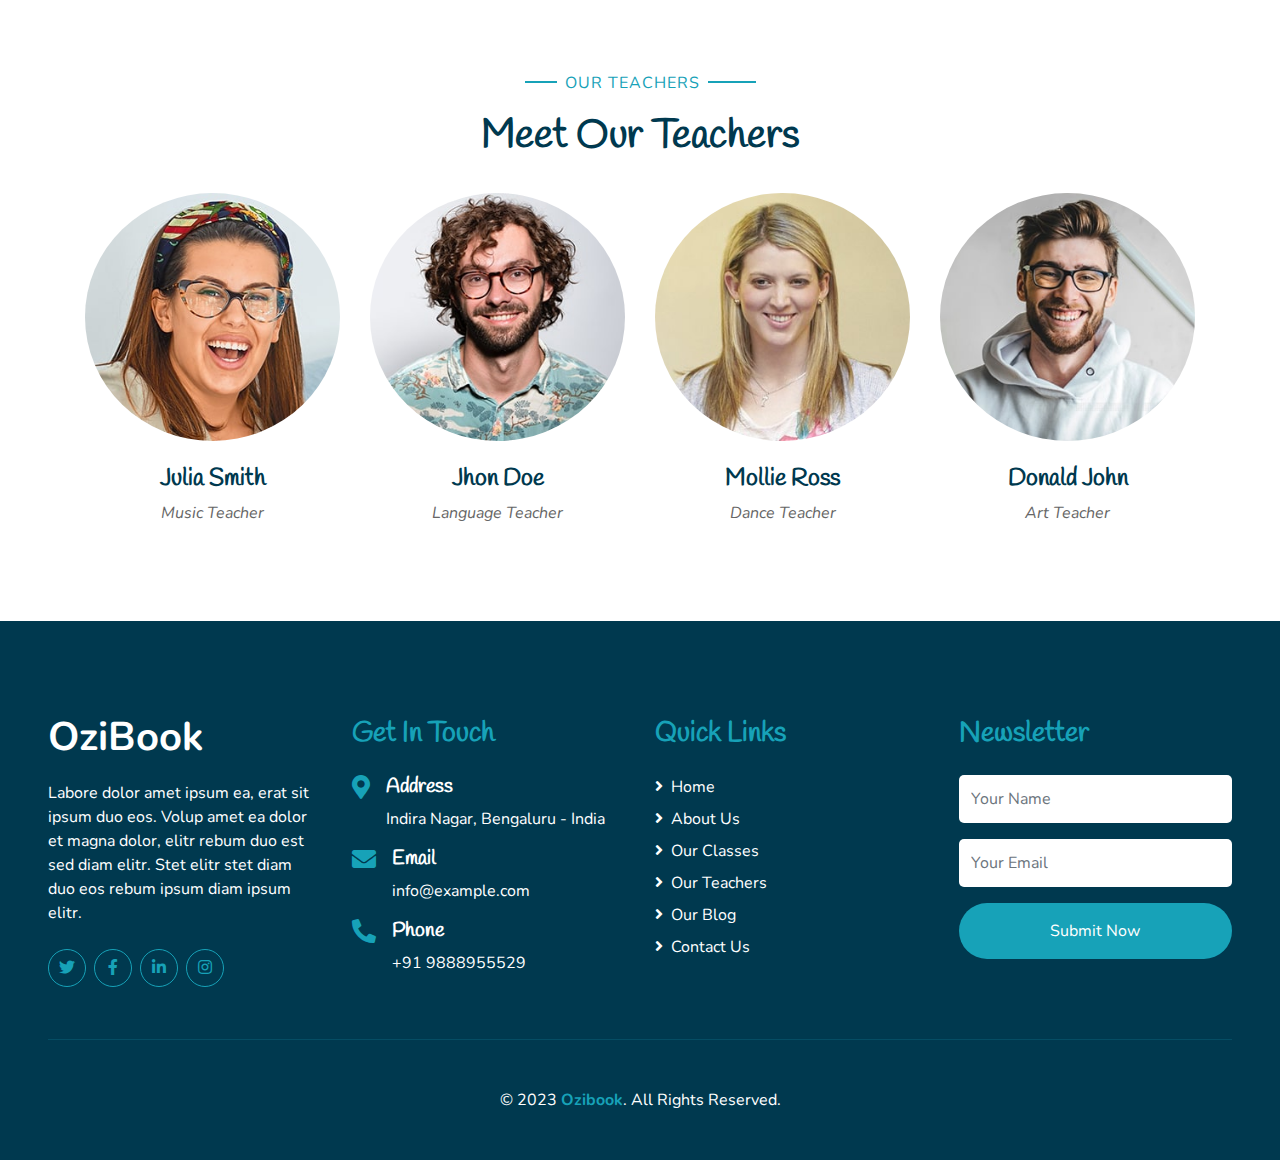
<file: about.html>
<!DOCTYPE html>
<html lang="en">

<head>
    <meta charset="utf-8">
    <title>KidKinder - Kindergarten Website Template</title>
    <meta content="width=device-width, initial-scale=1.0" name="viewport">
    <meta content="Free HTML Templates" name="keywords">
    <meta content="Free HTML Templates" name="description">

    <!-- Favicon -->
    <link href="img/favicon.ico" rel="icon">

    <!-- Google Web Fonts -->
    <link rel="preconnect" href="https://fonts.gstatic.com">
    <link href="https://fonts.googleapis.com/css2?family=Handlee&family=Nunito&display=swap" rel="stylesheet">

    <!-- Font Awesome -->
    <link href="https://cdnjs.cloudflare.com/ajax/libs/font-awesome/5.10.0/css/all.min.css" rel="stylesheet">

    <!-- Flaticon Font -->
    <link href="lib/flaticon/font/flaticon.css" rel="stylesheet">

    <!-- Libraries Stylesheet -->
    <link href="lib/owlcarousel/assets/owl.carousel.min.css" rel="stylesheet">
    <link href="lib/lightbox/css/lightbox.min.css" rel="stylesheet">

    <!-- Customized Bootstrap Stylesheet -->
    <link href="css/style.css" rel="stylesheet">
</head>

<body>
    <!-- Navbar Start -->
    <div class="container-fluid bg-light position-relative shadow">
        <nav class="navbar navbar-expand-lg bg-light navbar-light py-3 py-lg-0 px-0 px-lg-5">
            <a href="" class="navbar-brand font-weight-bold text-secondary" style="font-size: 50px;">
                <!-- <i class="flaticon-043-teddy-bear"></i> -->
                <span class="text-primary">OziBook</span>
            </a>
            <button type="button" class="navbar-toggler" data-toggle="collapse" data-target="#navbarCollapse">
                <span class="navbar-toggler-icon"></span>
            </button>
            <div class="collapse navbar-collapse justify-content-between" id="navbarCollapse">
                <div class="navbar-nav font-weight-bold mx-auto py-0">
                    <a href="index.html" class="nav-item nav-link active">Home</a>
                    <a href="about.html" class="nav-item nav-link">About</a>
                    <a href="class.html" class="nav-item nav-link">Classes</a>
                    <a href="team.html" class="nav-item nav-link">Teachers</a>
                    <a href="gallery.html" class="nav-item nav-link">Gallery</a>
                    <!-- <div class="nav-item dropdown">
                        <a href="#" class="nav-link dropdown-toggle" data-toggle="dropdown">Pages</a>
                        <div class="dropdown-menu rounded-0 m-0">
                            <a href="blog.html" class="dropdown-item">Blog Grid</a>
                            <a href="single.html" class="dropdown-item">Blog Detail</a>
                        </div> -->
                    </div>
                    <a href="contact.html" class="nav-item nav-link">Contact Us</a>
                </div>
                <a href="" class="btn btn-primary px-4">Join Class</a>
            </div>
        </nav>
    </div>
    <!-- Navbar End -->


    <!-- Header Start -->
    <div class="container-fluid bg-primary mb-5">
        <div class="d-flex flex-column align-items-center justify-content-center" style="min-height: 400px">
            <h3 class="display-3 font-weight-bold text-white">About Us</h3>
            <div class="d-inline-flex text-white">
                <p class="m-0"><a class="text-white" href="">Home</a></p>
                <p class="m-0 px-2">/</p>
                <p class="m-0">About Us</p>
            </div>
        </div>
    </div>
    <!-- Header End -->


    <!-- About Start -->
    <div class="container-fluid py-5">
        <div class="container">
            <div class="row align-items-center">
                <div class="col-lg-5">
                    <img class="img-fluid rounded mb-5 mb-lg-0" src="img/about-1.jpg" alt="">
                </div>
                <div class="col-lg-7">
                    <p class="section-title pr-5"><span class="pr-2">Learn About Us</span></p>
                    <h1 class="mb-4">Best School For Your Kids</h1>
                    <p>Invidunt lorem justo sanctus clita. Erat lorem labore ea, justo dolor lorem ipsum ut sed eos,
                        ipsum et dolor kasd sit ea justo. Erat justo sed sed diam. Ea et erat ut sed diam sea ipsum est
                        dolor</p>
                    <div class="row pt-2 pb-4">
                        <div class="col-6 col-md-4">
                            <img class="img-fluid rounded" src="img/about-2.jpg" alt="">
                        </div>
                        <div class="col-6 col-md-8">
                            <ul class="list-inline m-0">
                                <li class="py-2 border-top border-bottom"><i class="fa fa-check text-primary mr-3"></i>Labore eos amet dolor amet diam</li>
                                <li class="py-2 border-bottom"><i class="fa fa-check text-primary mr-3"></i>Etsea et sit dolor amet ipsum</li>
                                <li class="py-2 border-bottom"><i class="fa fa-check text-primary mr-3"></i>Diam dolor diam elitripsum vero.</li>
                            </ul>
                        </div>
                    </div>
                    <a href="" class="btn btn-primary mt-2 py-2 px-4">Learn More</a>
                </div>
            </div>
        </div>
    </div>
    <!-- About End -->


    <!-- Facilities Start -->
    <div class="container-fluid pt-5">
        <div class="container pb-3">
            <div class="row">
                <div class="col-lg-4 col-md-6 pb-1">
                    <div class="d-flex bg-light shadow-sm border-top rounded mb-4" style="padding: 30px;">
                        <i class="flaticon-050-fence h1 font-weight-normal text-primary mb-3"></i>
                        <div class="pl-4">
                            <h4>Play Ground</h4>
                            <p class="m-0">Kasd labore kasd et dolor est rebum dolor ut, clita dolor vero lorem amet elitr vero...</p>
                        </div>
                    </div>
                </div>
                <div class="col-lg-4 col-md-6 pb-1">
                    <div class="d-flex bg-light shadow-sm border-top rounded mb-4" style="padding: 30px;">
                        <i class="flaticon-022-drum h1 font-weight-normal text-primary mb-3"></i>
                        <div class="pl-4">
                            <h4>Engineering</h4>
                            <p class="m-0">Kasd labore kasd et dolor est rebum dolor ut, clita dolor vero lorem amet elitr vero...</p>
                        </div>
                    </div>
                </div>
                <div class="col-lg-4 col-md-6 pb-1">
                    <div class="d-flex bg-light shadow-sm border-top rounded mb-4" style="padding: 30px;">
                        <i class="flaticon-030-crayons h1 font-weight-normal text-primary mb-3"></i>
                        <div class="pl-4">
                            <h4>Govt Prep</h4>
                            <p class="m-0">Kasd labore kasd et dolor est rebum dolor ut, clita dolor vero lorem amet elitr vero...</p>
                        </div>
                    </div>
                </div>
                <div class="col-lg-4 col-md-6 pb-1">
                    <div class="d-flex bg-light shadow-sm border-top rounded mb-4" style="padding: 30px;">
                        <i class="flaticon-017-toy-car h1 font-weight-normal text-primary mb-3"></i>
                        <div class="pl-4">
                            <h4>GATE Exam</h4>
                            <p class="m-0">Kasd labore kasd et dolor est rebum dolor ut, clita dolor vero lorem amet elitr vero...</p>
                        </div>
                    </div>
                </div>
                <div class="col-lg-4 col-md-6 pb-1">
                    <div class="d-flex bg-light shadow-sm border-top rounded mb-4" style="padding: 30px;">
                        <i class="flaticon-025-sandwich h1 font-weight-normal text-primary mb-3"></i>
                        <div class="pl-4">
                            <h4>Bank PO</h4>
                            <p class="m-0">Kasd labore kasd et dolor est rebum dolor ut, clita dolor vero lorem amet elitr vero...</p>
                        </div>
                    </div>
                </div>
                <div class="col-lg-4 col-md-6 pb-1">
                    <div class="d-flex bg-light shadow-sm border-top rounded mb-4" style="padding: 30px;">
                        <i class="flaticon-047-backpack h1 font-weight-normal text-primary mb-3"></i>
                        <div class="pl-4">
                            <h4>Mentorship</h4>
                            <p class="m-0">Kasd labore kasd et dolor est rebum dolor ut, clita dolor vero lorem amet elitr vero...</p>
                        </div>
                    </div>
                </div>
            </div>
        </div>
    </div>
    <!-- Facilities Start -->


    <!-- Team Start -->
    <div class="container-fluid pt-5">
        <div class="container">
            <div class="text-center pb-2">
                <p class="section-title px-5"><span class="px-2">Our Teachers</span></p>
                <h1 class="mb-4">Meet Our Teachers</h1>
            </div>
            <div class="row">
                <div class="col-md-6 col-lg-3 text-center team mb-5">
                    <div class="position-relative overflow-hidden mb-4" style="border-radius: 100%;">
                        <img class="img-fluid w-100" src="img/team-1.jpg" alt="" >
                        <div
                            class="team-social d-flex align-items-center justify-content-center w-100 h-100 position-absolute">
                            <a class="btn btn-outline-light text-center mr-2 px-0" style="width: 38px; height: 38px;"
                                href="#"><i class="fab fa-twitter"></i></a>
                            <a class="btn btn-outline-light text-center mr-2 px-0" style="width: 38px; height: 38px;"
                                href="#"><i class="fab fa-facebook-f"></i></a>
                            <a class="btn btn-outline-light text-center px-0" style="width: 38px; height: 38px;"
                                href="#"><i class="fab fa-linkedin-in"></i></a>
                        </div>
                    </div>
                    <h4>Julia Smith</h4>
                    <i>Music Teacher</i>
                </div>
                <div class="col-md-6 col-lg-3 text-center team mb-5">
                    <div class="position-relative overflow-hidden mb-4" style="border-radius: 100%;">
                        <img class="img-fluid w-100" src="img/team-2.jpg" alt="" >
                        <div
                            class="team-social d-flex align-items-center justify-content-center w-100 h-100 position-absolute">
                            <a class="btn btn-outline-light text-center mr-2 px-0" style="width: 38px; height: 38px;"
                                href="#"><i class="fab fa-twitter"></i></a>
                            <a class="btn btn-outline-light text-center mr-2 px-0" style="width: 38px; height: 38px;"
                                href="#"><i class="fab fa-facebook-f"></i></a>
                            <a class="btn btn-outline-light text-center px-0" style="width: 38px; height: 38px;"
                                href="#"><i class="fab fa-linkedin-in"></i></a>
                        </div>
                    </div>
                    <h4>Jhon Doe</h4>
                    <i>Language Teacher</i>
                </div>
                <div class="col-md-6 col-lg-3 text-center team mb-5">
                    <div class="position-relative overflow-hidden mb-4" style="border-radius: 100%;">
                        <img class="img-fluid w-100" src="img/team-3.jpg" alt="" >
                        <div
                            class="team-social d-flex align-items-center justify-content-center w-100 h-100 position-absolute">
                            <a class="btn btn-outline-light text-center mr-2 px-0" style="width: 38px; height: 38px;"
                                href="#"><i class="fab fa-twitter"></i></a>
                            <a class="btn btn-outline-light text-center mr-2 px-0" style="width: 38px; height: 38px;"
                                href="#"><i class="fab fa-facebook-f"></i></a>
                            <a class="btn btn-outline-light text-center px-0" style="width: 38px; height: 38px;"
                                href="#"><i class="fab fa-linkedin-in"></i></a>
                        </div>
                    </div>
                    <h4>Mollie Ross</h4>
                    <i>Dance Teacher</i>
                </div>
                <div class="col-md-6 col-lg-3 text-center team mb-5">
                    <div class="position-relative overflow-hidden mb-4" style="border-radius: 100%;">
                        <img class="img-fluid w-100" src="img/team-4.jpg" alt="" >
                        <div
                            class="team-social d-flex align-items-center justify-content-center w-100 h-100 position-absolute">
                            <a class="btn btn-outline-light text-center mr-2 px-0" style="width: 38px; height: 38px;"
                                href="#"><i class="fab fa-twitter"></i></a>
                            <a class="btn btn-outline-light text-center mr-2 px-0" style="width: 38px; height: 38px;"
                                href="#"><i class="fab fa-facebook-f"></i></a>
                            <a class="btn btn-outline-light text-center px-0" style="width: 38px; height: 38px;"
                                href="#"><i class="fab fa-linkedin-in"></i></a>
                        </div>
                    </div>
                    <h4>Donald John</h4>
                    <i>Art Teacher</i>
                </div>
            </div>
        </div>
    </div>
    <!-- Team End -->


    <!-- Footer Start -->
    <div class="container-fluid bg-secondary text-white mt-5 py-5 px-sm-3 px-md-5">
        <div class="row pt-5">
            <div class="col-lg-3 col-md-6 mb-5">
                <a href="" class="navbar-brand font-weight-bold text-primary m-0 mb-4 p-0" style="font-size: 40px; line-height: 40px;">
                    <!-- <i class="flaticon-043-teddy-bear"></i> -->
                    <span class="text-white">OziBook</span>
                </a>
                <p>Labore dolor amet ipsum ea, erat sit ipsum duo eos. Volup amet ea dolor et magna dolor, elitr rebum duo est sed diam elitr. Stet elitr stet diam duo eos rebum ipsum diam ipsum elitr.</p>
                <div class="d-flex justify-content-start mt-4">
                    <a class="btn btn-outline-primary rounded-circle text-center mr-2 px-0"
                        style="width: 38px; height: 38px;" href="#"><i class="fab fa-twitter"></i></a>
                    <a class="btn btn-outline-primary rounded-circle text-center mr-2 px-0"
                        style="width: 38px; height: 38px;" href="#"><i class="fab fa-facebook-f"></i></a>
                    <a class="btn btn-outline-primary rounded-circle text-center mr-2 px-0"
                        style="width: 38px; height: 38px;" href="#"><i class="fab fa-linkedin-in"></i></a>
                    <a class="btn btn-outline-primary rounded-circle text-center mr-2 px-0"
                        style="width: 38px; height: 38px;" href="#"><i class="fab fa-instagram"></i></a>
                </div>
            </div>
            <div class="col-lg-3 col-md-6 mb-5">
                <h3 class="text-primary mb-4">Get In Touch</h3>
                <div class="d-flex">
                    <h4 class="fa fa-map-marker-alt text-primary"></h4>
                    <div class="pl-3">
                        <h5 class="text-white">Address</h5>
                        <p>Indira Nagar, Bengaluru - India</p>
                    </div>
                </div>
                <div class="d-flex">
                    <h4 class="fa fa-envelope text-primary"></h4>
                    <div class="pl-3">
                        <h5 class="text-white">Email</h5>
                        <p>info@example.com</p>
                    </div>
                </div>
                <div class="d-flex">
                    <h4 class="fa fa-phone-alt text-primary"></h4>
                    <div class="pl-3">
                        <h5 class="text-white">Phone</h5>
                        <p>+91 9888955529</p>
                    </div>
                </div>
            </div>
            <div class="col-lg-3 col-md-6 mb-5">
                <h3 class="text-primary mb-4">Quick Links</h3>
                <div class="d-flex flex-column justify-content-start">
                    <a class="text-white mb-2" href="#"><i class="fa fa-angle-right mr-2"></i>Home</a>
                    <a class="text-white mb-2" href="#"><i class="fa fa-angle-right mr-2"></i>About Us</a>
                    <a class="text-white mb-2" href="#"><i class="fa fa-angle-right mr-2"></i>Our Classes</a>
                    <a class="text-white mb-2" href="#"><i class="fa fa-angle-right mr-2"></i>Our Teachers</a>
                    <a class="text-white mb-2" href="#"><i class="fa fa-angle-right mr-2"></i>Our Blog</a>
                    <a class="text-white" href="#"><i class="fa fa-angle-right mr-2"></i>Contact Us</a>
                </div>
            </div>
            <div class="col-lg-3 col-md-6 mb-5">
                <h3 class="text-primary mb-4">Newsletter</h3>
                <form action="">
                    <div class="form-group">
                        <input type="text" class="form-control border-0 py-4" placeholder="Your Name" required="required" />
                    </div>
                    <div class="form-group">
                        <input type="email" class="form-control border-0 py-4" placeholder="Your Email"
                            required="required" />
                    </div>
                    <div>
                        <button class="btn btn-primary btn-block border-0 py-3" type="submit">Submit Now</button>
                    </div>
                </form>
            </div>
        </div>
        <div class="container-fluid pt-5" style="border-top: 1px solid rgba(23, 162, 184, .2);;">
            <p class="m-0 text-center text-white">
                &copy; 2023 <a class="text-primary font-weight-bold" href="#">Ozibook</a>. All Rights Reserved. 
                
            </p>
        </div>
    </div>
    <!-- Footer End -->


    <!-- Back to Top -->
    <a href="#" class="btn btn-primary p-3 back-to-top"><i class="fa fa-angle-double-up"></i></a>


    <!-- JavaScript Libraries -->
    <script src="https://code.jquery.com/jquery-3.4.1.min.js"></script>
    <script src="https://stackpath.bootstrapcdn.com/bootstrap/4.4.1/js/bootstrap.bundle.min.js"></script>
    <script src="lib/easing/easing.min.js"></script>
    <script src="lib/owlcarousel/owl.carousel.min.js"></script>
    <script src="lib/isotope/isotope.pkgd.min.js"></script>
    <script src="lib/lightbox/js/lightbox.min.js"></script>

    <!-- Contact Javascript File -->
    <script src="mail/jqBootstrapValidation.min.js"></script>
    <script src="mail/contact.js"></script>

    <!-- Template Javascript -->
    <script src="js/main.js"></script>
</body>

</html>
</file>
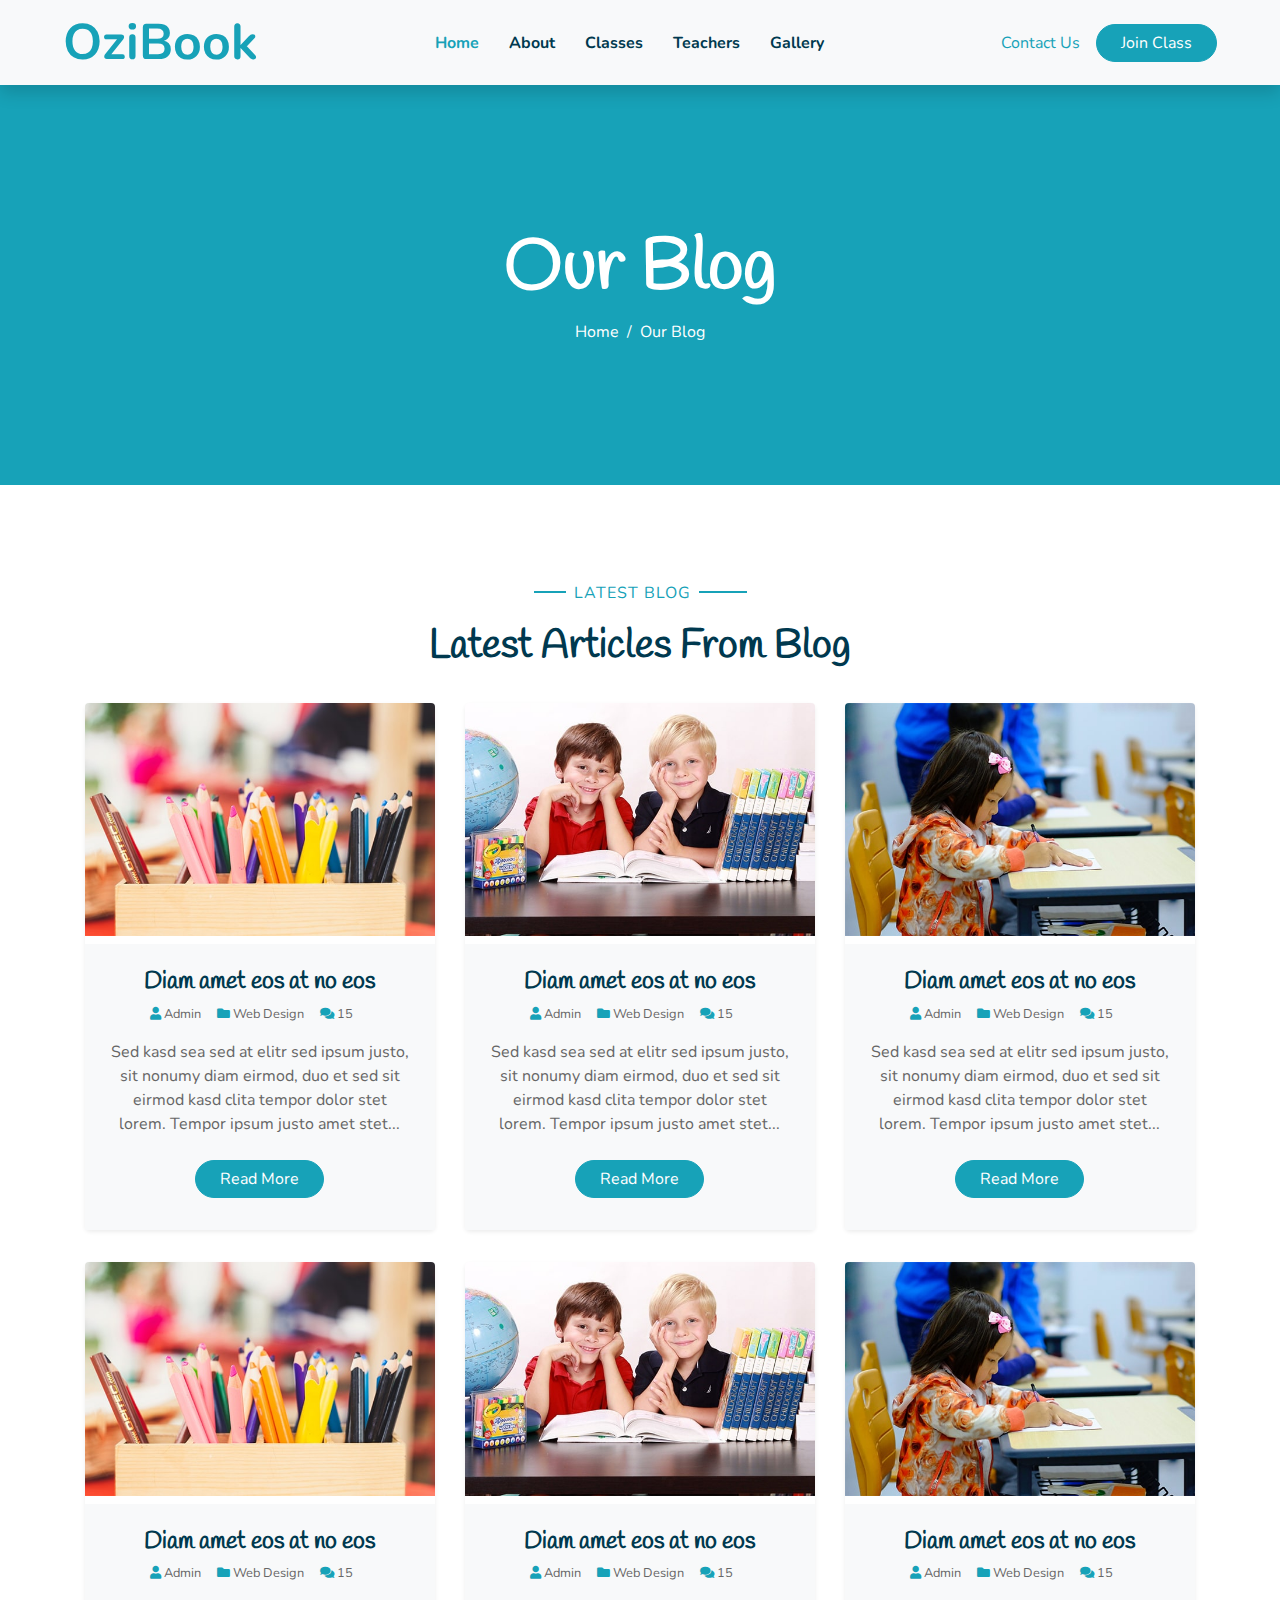
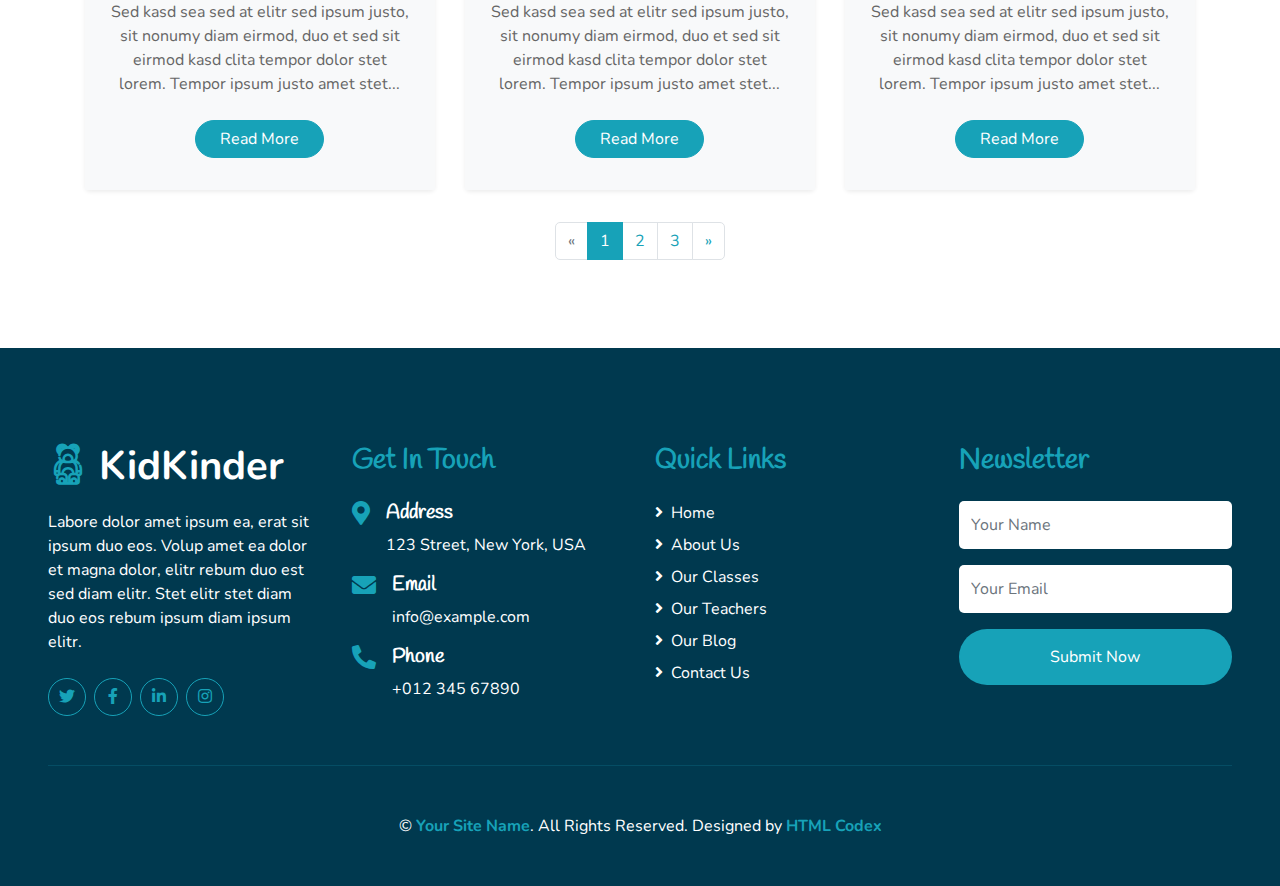
<file: blog.html>
<!DOCTYPE html>
<html lang="en">

<head>
    <meta charset="utf-8">
    <title>KidKinder - Kindergarten Website Template</title>
    <meta content="width=device-width, initial-scale=1.0" name="viewport">
    <meta content="Free HTML Templates" name="keywords">
    <meta content="Free HTML Templates" name="description">

    <!-- Favicon -->
    <link href="img/favicon.ico" rel="icon">

    <!-- Google Web Fonts -->
    <link rel="preconnect" href="https://fonts.gstatic.com">
    <link href="https://fonts.googleapis.com/css2?family=Handlee&family=Nunito&display=swap" rel="stylesheet">

    <!-- Font Awesome -->
    <link href="https://cdnjs.cloudflare.com/ajax/libs/font-awesome/5.10.0/css/all.min.css" rel="stylesheet">

    <!-- Flaticon Font -->
    <link href="lib/flaticon/font/flaticon.css" rel="stylesheet">

    <!-- Libraries Stylesheet -->
    <link href="lib/owlcarousel/assets/owl.carousel.min.css" rel="stylesheet">
    <link href="lib/lightbox/css/lightbox.min.css" rel="stylesheet">

    <!-- Customized Bootstrap Stylesheet -->
    <link href="css/style.css" rel="stylesheet">
</head>

<body>
    <!-- Navbar Start -->
    <div class="container-fluid bg-light position-relative shadow">
        <nav class="navbar navbar-expand-lg bg-light navbar-light py-3 py-lg-0 px-0 px-lg-5">
            <a href="" class="navbar-brand font-weight-bold text-secondary" style="font-size: 50px;">
                <!-- <i class="flaticon-043-teddy-bear"></i> -->
                <span class="text-primary">OziBook</span>
            </a>
            <button type="button" class="navbar-toggler" data-toggle="collapse" data-target="#navbarCollapse">
                <span class="navbar-toggler-icon"></span>
            </button>
            <div class="collapse navbar-collapse justify-content-between" id="navbarCollapse">
                <div class="navbar-nav font-weight-bold mx-auto py-0">
                    <a href="index.html" class="nav-item nav-link active">Home</a>
                    <a href="about.html" class="nav-item nav-link">About</a>
                    <a href="class.html" class="nav-item nav-link">Classes</a>
                    <a href="team.html" class="nav-item nav-link">Teachers</a>
                    <a href="gallery.html" class="nav-item nav-link">Gallery</a>
                    <!-- <div class="nav-item dropdown">
                        <a href="#" class="nav-link dropdown-toggle" data-toggle="dropdown">Pages</a>
                        <div class="dropdown-menu rounded-0 m-0">
                            <a href="blog.html" class="dropdown-item">Blog Grid</a>
                            <a href="single.html" class="dropdown-item">Blog Detail</a>
                        </div> -->
                    </div>
                    <a href="contact.html" class="nav-item nav-link">Contact Us</a>
                </div>
                <a href="" class="btn btn-primary px-4">Join Class</a>
            </div>
        </nav>
    </div>
    <!-- Navbar End -->


    <!-- Header Start -->
    <div class="container-fluid bg-primary mb-5">
        <div class="d-flex flex-column align-items-center justify-content-center" style="min-height: 400px">
            <h3 class="display-3 font-weight-bold text-white">Our Blog</h3>
            <div class="d-inline-flex text-white">
                <p class="m-0"><a class="text-white" href="">Home</a></p>
                <p class="m-0 px-2">/</p>
                <p class="m-0">Our Blog</p>
            </div>
        </div>
    </div>
    <!-- Header End -->


    <!-- Blog Start -->
    <div class="container-fluid pt-5">
        <div class="container">
            <div class="text-center pb-2">
                <p class="section-title px-5"><span class="px-2">Latest Blog</span></p>
                <h1 class="mb-4">Latest Articles From Blog</h1>
            </div>
            <div class="row pb-3">
                <div class="col-lg-4 mb-4">
                    <div class="card border-0 shadow-sm mb-2">
                        <img class="card-img-top mb-2" src="img/blog-1.jpg" alt="">
                        <div class="card-body bg-light text-center p-4">
                            <h4 class="">Diam amet eos at no eos</h4>
                            <div class="d-flex justify-content-center mb-3">
                                <small class="mr-3"><i class="fa fa-user text-primary"></i> Admin</small>
                                <small class="mr-3"><i class="fa fa-folder text-primary"></i> Web Design</small>
                                <small class="mr-3"><i class="fa fa-comments text-primary"></i> 15</small>
                            </div>
                            <p>Sed kasd sea sed at elitr sed ipsum justo, sit nonumy diam eirmod, duo et sed sit eirmod kasd clita tempor dolor stet lorem. Tempor ipsum justo amet stet...</p>
                            <a href="" class="btn btn-primary px-4 mx-auto my-2">Read More</a>
                        </div>
                    </div>
                </div>
                <div class="col-lg-4 mb-4">
                    <div class="card border-0 shadow-sm mb-2">
                        <img class="card-img-top mb-2" src="img/blog-2.jpg" alt="">
                        <div class="card-body bg-light text-center p-4">
                            <h4 class="">Diam amet eos at no eos</h4>
                            <div class="d-flex justify-content-center mb-3">
                                <small class="mr-3"><i class="fa fa-user text-primary"></i> Admin</small>
                                <small class="mr-3"><i class="fa fa-folder text-primary"></i> Web Design</small>
                                <small class="mr-3"><i class="fa fa-comments text-primary"></i> 15</small>
                            </div>
                            <p>Sed kasd sea sed at elitr sed ipsum justo, sit nonumy diam eirmod, duo et sed sit eirmod kasd clita tempor dolor stet lorem. Tempor ipsum justo amet stet...</p>
                            <a href="" class="btn btn-primary px-4 mx-auto my-2">Read More</a>
                        </div>
                    </div>
                </div>
                <div class="col-lg-4 mb-4">
                    <div class="card border-0 shadow-sm mb-2">
                        <img class="card-img-top mb-2" src="img/blog-3.jpg" alt="">
                        <div class="card-body bg-light text-center p-4">
                            <h4 class="">Diam amet eos at no eos</h4>
                            <div class="d-flex justify-content-center mb-3">
                                <small class="mr-3"><i class="fa fa-user text-primary"></i> Admin</small>
                                <small class="mr-3"><i class="fa fa-folder text-primary"></i> Web Design</small>
                                <small class="mr-3"><i class="fa fa-comments text-primary"></i> 15</small>
                            </div>
                            <p>Sed kasd sea sed at elitr sed ipsum justo, sit nonumy diam eirmod, duo et sed sit eirmod kasd clita tempor dolor stet lorem. Tempor ipsum justo amet stet...</p>
                            <a href="" class="btn btn-primary px-4 mx-auto my-2">Read More</a>
                        </div>
                    </div>
                </div>
                <div class="col-lg-4 mb-4">
                    <div class="card border-0 shadow-sm mb-2">
                        <img class="card-img-top mb-2" src="img/blog-1.jpg" alt="">
                        <div class="card-body bg-light text-center p-4">
                            <h4 class="">Diam amet eos at no eos</h4>
                            <div class="d-flex justify-content-center mb-3">
                                <small class="mr-3"><i class="fa fa-user text-primary"></i> Admin</small>
                                <small class="mr-3"><i class="fa fa-folder text-primary"></i> Web Design</small>
                                <small class="mr-3"><i class="fa fa-comments text-primary"></i> 15</small>
                            </div>
                            <p>Sed kasd sea sed at elitr sed ipsum justo, sit nonumy diam eirmod, duo et sed sit eirmod kasd clita tempor dolor stet lorem. Tempor ipsum justo amet stet...</p>
                            <a href="" class="btn btn-primary px-4 mx-auto my-2">Read More</a>
                        </div>
                    </div>
                </div>
                <div class="col-lg-4 mb-4">
                    <div class="card border-0 shadow-sm mb-2">
                        <img class="card-img-top mb-2" src="img/blog-2.jpg" alt="">
                        <div class="card-body bg-light text-center p-4">
                            <h4 class="">Diam amet eos at no eos</h4>
                            <div class="d-flex justify-content-center mb-3">
                                <small class="mr-3"><i class="fa fa-user text-primary"></i> Admin</small>
                                <small class="mr-3"><i class="fa fa-folder text-primary"></i> Web Design</small>
                                <small class="mr-3"><i class="fa fa-comments text-primary"></i> 15</small>
                            </div>
                            <p>Sed kasd sea sed at elitr sed ipsum justo, sit nonumy diam eirmod, duo et sed sit eirmod kasd clita tempor dolor stet lorem. Tempor ipsum justo amet stet...</p>
                            <a href="" class="btn btn-primary px-4 mx-auto my-2">Read More</a>
                        </div>
                    </div>
                </div>
                <div class="col-lg-4 mb-4">
                    <div class="card border-0 shadow-sm mb-2">
                        <img class="card-img-top mb-2" src="img/blog-3.jpg" alt="">
                        <div class="card-body bg-light text-center p-4">
                            <h4 class="">Diam amet eos at no eos</h4>
                            <div class="d-flex justify-content-center mb-3">
                                <small class="mr-3"><i class="fa fa-user text-primary"></i> Admin</small>
                                <small class="mr-3"><i class="fa fa-folder text-primary"></i> Web Design</small>
                                <small class="mr-3"><i class="fa fa-comments text-primary"></i> 15</small>
                            </div>
                            <p>Sed kasd sea sed at elitr sed ipsum justo, sit nonumy diam eirmod, duo et sed sit eirmod kasd clita tempor dolor stet lorem. Tempor ipsum justo amet stet...</p>
                            <a href="" class="btn btn-primary px-4 mx-auto my-2">Read More</a>
                        </div>
                    </div>
                </div>
                <div class="col-md-12 mb-4">
                    <nav aria-label="Page navigation">
                      <ul class="pagination justify-content-center mb-0">
                        <li class="page-item disabled">
                          <a class="page-link" href="#" aria-label="Previous">
                            <span aria-hidden="true">&laquo;</span>
                            <span class="sr-only">Previous</span>
                          </a>
                        </li>
                        <li class="page-item active"><a class="page-link" href="#">1</a></li>
                        <li class="page-item"><a class="page-link" href="#">2</a></li>
                        <li class="page-item"><a class="page-link" href="#">3</a></li>
                        <li class="page-item">
                          <a class="page-link" href="#" aria-label="Next">
                            <span aria-hidden="true">&raquo;</span>
                            <span class="sr-only">Next</span>
                          </a>
                        </li>
                      </ul>
                    </nav>
                </div>
            </div>
        </div>
    </div>
    <!-- Blog End -->


    <!-- Footer Start -->
    <div class="container-fluid bg-secondary text-white mt-5 py-5 px-sm-3 px-md-5">
        <div class="row pt-5">
            <div class="col-lg-3 col-md-6 mb-5">
                <a href="" class="navbar-brand font-weight-bold text-primary m-0 mb-4 p-0" style="font-size: 40px; line-height: 40px;">
                    <i class="flaticon-043-teddy-bear"></i>
                    <span class="text-white">KidKinder</span>
                </a>
                <p>Labore dolor amet ipsum ea, erat sit ipsum duo eos. Volup amet ea dolor et magna dolor, elitr rebum duo est sed diam elitr. Stet elitr stet diam duo eos rebum ipsum diam ipsum elitr.</p>
                <div class="d-flex justify-content-start mt-4">
                    <a class="btn btn-outline-primary rounded-circle text-center mr-2 px-0"
                        style="width: 38px; height: 38px;" href="#"><i class="fab fa-twitter"></i></a>
                    <a class="btn btn-outline-primary rounded-circle text-center mr-2 px-0"
                        style="width: 38px; height: 38px;" href="#"><i class="fab fa-facebook-f"></i></a>
                    <a class="btn btn-outline-primary rounded-circle text-center mr-2 px-0"
                        style="width: 38px; height: 38px;" href="#"><i class="fab fa-linkedin-in"></i></a>
                    <a class="btn btn-outline-primary rounded-circle text-center mr-2 px-0"
                        style="width: 38px; height: 38px;" href="#"><i class="fab fa-instagram"></i></a>
                </div>
            </div>
            <div class="col-lg-3 col-md-6 mb-5">
                <h3 class="text-primary mb-4">Get In Touch</h3>
                <div class="d-flex">
                    <h4 class="fa fa-map-marker-alt text-primary"></h4>
                    <div class="pl-3">
                        <h5 class="text-white">Address</h5>
                        <p>123 Street, New York, USA</p>
                    </div>
                </div>
                <div class="d-flex">
                    <h4 class="fa fa-envelope text-primary"></h4>
                    <div class="pl-3">
                        <h5 class="text-white">Email</h5>
                        <p>info@example.com</p>
                    </div>
                </div>
                <div class="d-flex">
                    <h4 class="fa fa-phone-alt text-primary"></h4>
                    <div class="pl-3">
                        <h5 class="text-white">Phone</h5>
                        <p>+012 345 67890</p>
                    </div>
                </div>
            </div>
            <div class="col-lg-3 col-md-6 mb-5">
                <h3 class="text-primary mb-4">Quick Links</h3>
                <div class="d-flex flex-column justify-content-start">
                    <a class="text-white mb-2" href="#"><i class="fa fa-angle-right mr-2"></i>Home</a>
                    <a class="text-white mb-2" href="#"><i class="fa fa-angle-right mr-2"></i>About Us</a>
                    <a class="text-white mb-2" href="#"><i class="fa fa-angle-right mr-2"></i>Our Classes</a>
                    <a class="text-white mb-2" href="#"><i class="fa fa-angle-right mr-2"></i>Our Teachers</a>
                    <a class="text-white mb-2" href="#"><i class="fa fa-angle-right mr-2"></i>Our Blog</a>
                    <a class="text-white" href="#"><i class="fa fa-angle-right mr-2"></i>Contact Us</a>
                </div>
            </div>
            <div class="col-lg-3 col-md-6 mb-5">
                <h3 class="text-primary mb-4">Newsletter</h3>
                <form action="">
                    <div class="form-group">
                        <input type="text" class="form-control border-0 py-4" placeholder="Your Name" required="required" />
                    </div>
                    <div class="form-group">
                        <input type="email" class="form-control border-0 py-4" placeholder="Your Email"
                            required="required" />
                    </div>
                    <div>
                        <button class="btn btn-primary btn-block border-0 py-3" type="submit">Submit Now</button>
                    </div>
                </form>
            </div>
        </div>
        <div class="container-fluid pt-5" style="border-top: 1px solid rgba(23, 162, 184, .2);;">
            <p class="m-0 text-center text-white">
                &copy; <a class="text-primary font-weight-bold" href="#">Your Site Name</a>. All Rights Reserved. Designed
                by
                <a class="text-primary font-weight-bold" href="https://htmlcodex.com">HTML Codex</a>
            </p>
        </div>
    </div>
    <!-- Footer End -->


    <!-- Back to Top -->
    <a href="#" class="btn btn-primary p-3 back-to-top"><i class="fa fa-angle-double-up"></i></a>


    <!-- JavaScript Libraries -->
    <script src="https://code.jquery.com/jquery-3.4.1.min.js"></script>
    <script src="https://stackpath.bootstrapcdn.com/bootstrap/4.4.1/js/bootstrap.bundle.min.js"></script>
    <script src="lib/easing/easing.min.js"></script>
    <script src="lib/owlcarousel/owl.carousel.min.js"></script>
    <script src="lib/isotope/isotope.pkgd.min.js"></script>
    <script src="lib/lightbox/js/lightbox.min.js"></script>

    <!-- Contact Javascript File -->
    <script src="mail/jqBootstrapValidation.min.js"></script>
    <script src="mail/contact.js"></script>

    <!-- Template Javascript -->
    <script src="js/main.js"></script>
</body>

</html>
</file>
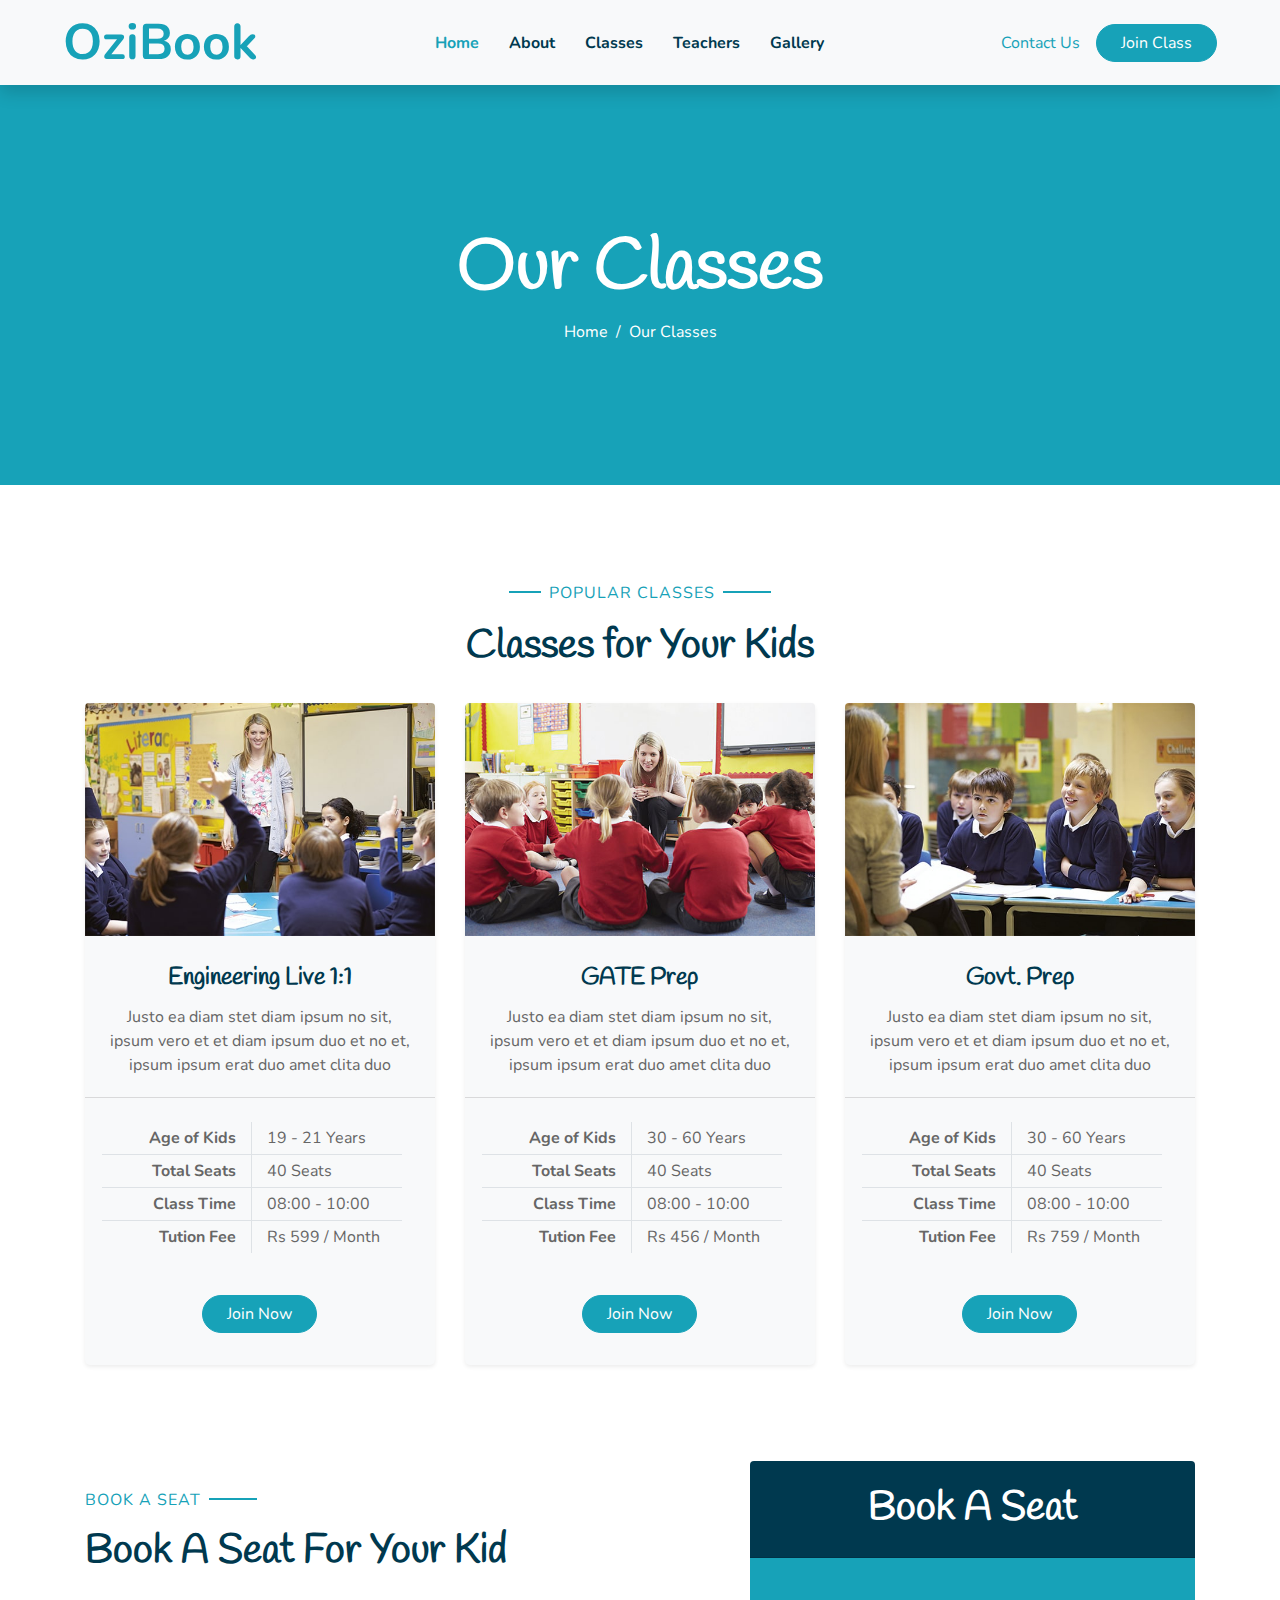
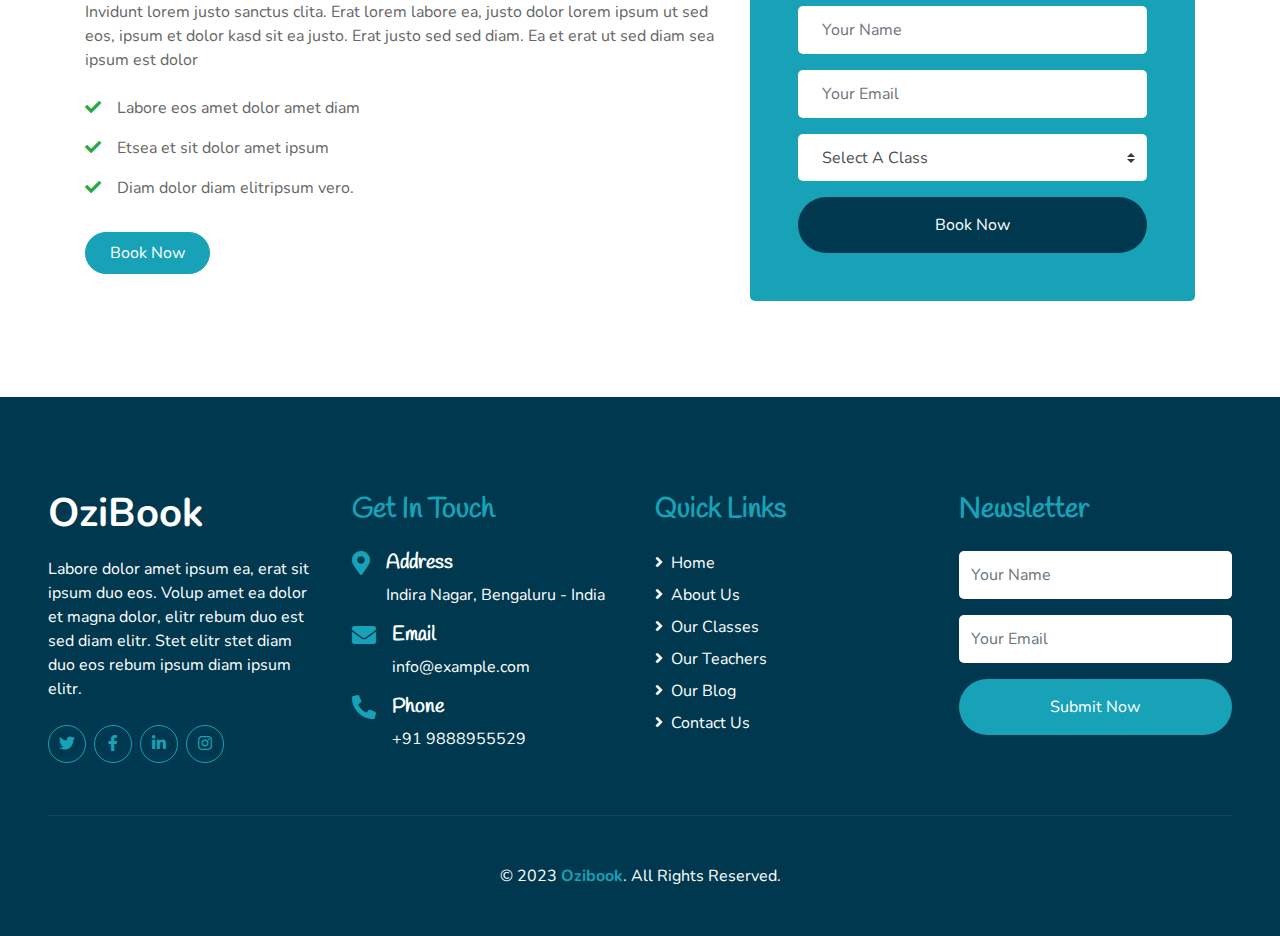
<file: class.html>
<!DOCTYPE html>
<html lang="en">

<head>
    <meta charset="utf-8">
    <title>KidKinder - Kindergarten Website Template</title>
    <meta content="width=device-width, initial-scale=1.0" name="viewport">
    <meta content="Free HTML Templates" name="keywords">
    <meta content="Free HTML Templates" name="description">

    <!-- Favicon -->
    <link href="img/favicon.ico" rel="icon">

    <!-- Google Web Fonts -->
    <link rel="preconnect" href="https://fonts.gstatic.com">
    <link href="https://fonts.googleapis.com/css2?family=Handlee&family=Nunito&display=swap" rel="stylesheet">

    <!-- Font Awesome -->
    <link href="https://cdnjs.cloudflare.com/ajax/libs/font-awesome/5.10.0/css/all.min.css" rel="stylesheet">

    <!-- Flaticon Font -->
    <link href="lib/flaticon/font/flaticon.css" rel="stylesheet">

    <!-- Libraries Stylesheet -->
    <link href="lib/owlcarousel/assets/owl.carousel.min.css" rel="stylesheet">
    <link href="lib/lightbox/css/lightbox.min.css" rel="stylesheet">

    <!-- Customized Bootstrap Stylesheet -->
    <link href="css/style.css" rel="stylesheet">
</head>

<body>
    <!-- Navbar Start -->
    <div class="container-fluid bg-light position-relative shadow">
        <nav class="navbar navbar-expand-lg bg-light navbar-light py-3 py-lg-0 px-0 px-lg-5">
            <a href="" class="navbar-brand font-weight-bold text-secondary" style="font-size: 50px;">
                <!-- <i class="flaticon-043-teddy-bear"></i> -->
                <span class="text-primary">OziBook</span>
            </a>
            <button type="button" class="navbar-toggler" data-toggle="collapse" data-target="#navbarCollapse">
                <span class="navbar-toggler-icon"></span>
            </button>
            <div class="collapse navbar-collapse justify-content-between" id="navbarCollapse">
                <div class="navbar-nav font-weight-bold mx-auto py-0">
                    <a href="index.html" class="nav-item nav-link active">Home</a>
                    <a href="about.html" class="nav-item nav-link">About</a>
                    <a href="class.html" class="nav-item nav-link">Classes</a>
                    <a href="team.html" class="nav-item nav-link">Teachers</a>
                    <a href="gallery.html" class="nav-item nav-link">Gallery</a>
                    <!-- <div class="nav-item dropdown">
                        <a href="#" class="nav-link dropdown-toggle" data-toggle="dropdown">Pages</a>
                        <div class="dropdown-menu rounded-0 m-0">
                            <a href="blog.html" class="dropdown-item">Blog Grid</a>
                            <a href="single.html" class="dropdown-item">Blog Detail</a>
                        </div> -->
                    </div>
                    <a href="contact.html" class="nav-item nav-link">Contact Us</a>
                </div>
                <a href="" class="btn btn-primary px-4">Join Class</a>
            </div>
        </nav>
    </div>
    <!-- Navbar End -->


    <!-- Header Start -->
    <div class="container-fluid bg-primary mb-5">
        <div class="d-flex flex-column align-items-center justify-content-center" style="min-height: 400px">
            <h3 class="display-3 font-weight-bold text-white">Our Classes</h3>
            <div class="d-inline-flex text-white">
                <p class="m-0"><a class="text-white" href="">Home</a></p>
                <p class="m-0 px-2">/</p>
                <p class="m-0">Our Classes</p>
            </div>
        </div>
    </div>
    <!-- Header End -->


    <!-- Class Start -->
    <div class="container-fluid pt-5">
        <div class="container">
            <div class="text-center pb-2">
                <p class="section-title px-5"><span class="px-2">Popular Classes</span></p>
                <h1 class="mb-4">Classes for Your Kids</h1>
            </div>
            <div class="row">
                <div class="col-lg-4 mb-5">
                    <div class="card border-0 bg-light shadow-sm pb-2">
                        <img class="card-img-top mb-2" src="img/class-1.jpg" alt="">
                        <div class="card-body text-center">
                            <h4 class="card-title">Engineering Live 1:1</h4>
                            <p class="card-text">Justo ea diam stet diam ipsum no sit, ipsum vero et et diam ipsum duo et no et, ipsum ipsum erat duo amet clita duo</p>
                        </div>
                        <div class="card-footer bg-transparent py-4 px-5">
                            <div class="row border-bottom">
                                <div class="col-6 py-1 text-right border-right"><strong>Age of Kids</strong></div>
                                <div class="col-6 py-1">19 - 21 Years</div>
                            </div>
                            <div class="row border-bottom">
                                <div class="col-6 py-1 text-right border-right"><strong>Total Seats</strong></div>
                                <div class="col-6 py-1">40 Seats</div>
                            </div>
                            <div class="row border-bottom">
                                <div class="col-6 py-1 text-right border-right"><strong>Class Time</strong></div>
                                <div class="col-6 py-1">08:00 - 10:00</div>
                            </div>
                            <div class="row">
                                <div class="col-6 py-1 text-right border-right"><strong>Tution Fee</strong></div>
                                <div class="col-6 py-1">Rs 599 / Month</div>
                            </div>
                        </div>
                        <a href="" class="btn btn-primary px-4 mx-auto mb-4">Join Now</a>
                    </div>
                </div>
                <div class="col-lg-4 mb-5">
                    <div class="card border-0 bg-light shadow-sm pb-2">
                        <img class="card-img-top mb-2" src="img/class-2.jpg" alt="">
                        <div class="card-body text-center">
                            <h4 class="card-title">GATE Prep</h4>
                            <p class="card-text">Justo ea diam stet diam ipsum no sit, ipsum vero et et diam ipsum duo et no et, ipsum ipsum erat duo amet clita duo</p>
                        </div>
                        <div class="card-footer bg-transparent py-4 px-5">
                            <div class="row border-bottom">
                                <div class="col-6 py-1 text-right border-right"><strong>Age of Kids</strong></div>
                                <div class="col-6 py-1">30 - 60 Years</div>
                            </div>
                            <div class="row border-bottom">
                                <div class="col-6 py-1 text-right border-right"><strong>Total Seats</strong></div>
                                <div class="col-6 py-1">40 Seats</div>
                            </div>
                            <div class="row border-bottom">
                                <div class="col-6 py-1 text-right border-right"><strong>Class Time</strong></div>
                                <div class="col-6 py-1">08:00 - 10:00</div>
                            </div>
                            <div class="row">
                                <div class="col-6 py-1 text-right border-right"><strong>Tution Fee</strong></div>
                                <div class="col-6 py-1">Rs 456 / Month</div>
                            </div>
                        </div>
                        <a href="" class="btn btn-primary px-4 mx-auto mb-4">Join Now</a>
                    </div>
                </div>
                <div class="col-lg-4 mb-5">
                    <div class="card border-0 bg-light shadow-sm pb-2">
                        <img class="card-img-top mb-2" src="img/class-3.jpg" alt="">
                        <div class="card-body text-center">
                            <h4 class="card-title">Govt. Prep</h4>
                            <p class="card-text">Justo ea diam stet diam ipsum no sit, ipsum vero et et diam ipsum duo et no et, ipsum ipsum erat duo amet clita duo</p>
                        </div>
                        <div class="card-footer bg-transparent py-4 px-5">
                            <div class="row border-bottom">
                                <div class="col-6 py-1 text-right border-right"><strong>Age of Kids</strong></div>
                                <div class="col-6 py-1">30 - 60 Years</div>
                            </div>
                            <div class="row border-bottom">
                                <div class="col-6 py-1 text-right border-right"><strong>Total Seats</strong></div>
                                <div class="col-6 py-1">40 Seats</div>
                            </div>
                            <div class="row border-bottom">
                                <div class="col-6 py-1 text-right border-right"><strong>Class Time</strong></div>
                                <div class="col-6 py-1">08:00 - 10:00</div>
                            </div>
                            <div class="row">
                                <div class="col-6 py-1 text-right border-right"><strong>Tution Fee</strong></div>
                                <div class="col-6 py-1">Rs 759 / Month</div>
                            </div>
                        </div>
                        <a href="" class="btn btn-primary px-4 mx-auto mb-4">Join Now</a>
                    </div>
                </div>
            </div>
        </div>
    </div>
    <!-- Class End -->


    <!-- Registration Start -->
    <div class="container-fluid py-5">
        <div class="container">
            <div class="row align-items-center">
                <div class="col-lg-7 mb-5 mb-lg-0">
                    <p class="section-title pr-5"><span class="pr-2">Book A Seat</span></p>
                    <h1 class="mb-4">Book A Seat For Your Kid</h1>
                    <p>Invidunt lorem justo sanctus clita. Erat lorem labore ea, justo dolor lorem ipsum ut sed eos,
                        ipsum et dolor kasd sit ea justo. Erat justo sed sed diam. Ea et erat ut sed diam sea ipsum est
                        dolor</p>
                    <ul class="list-inline m-0">
                        <li class="py-2"><i class="fa fa-check text-success mr-3"></i>Labore eos amet dolor amet diam</li>
                        <li class="py-2"><i class="fa fa-check text-success mr-3"></i>Etsea et sit dolor amet ipsum</li>
                        <li class="py-2"><i class="fa fa-check text-success mr-3"></i>Diam dolor diam elitripsum vero.</li>
                    </ul>
                    <a href="" class="btn btn-primary mt-4 py-2 px-4">Book Now</a>
                </div>
                <div class="col-lg-5">
                    <div class="card border-0">
                        <div class="card-header bg-secondary text-center p-4">
                            <h1 class="text-white m-0">Book A Seat</h1>
                        </div>
                        <div class="card-body rounded-bottom bg-primary p-5">
                            <form>
                                <div class="form-group">
                                    <input type="text" class="form-control border-0 p-4" placeholder="Your Name" required="required" />
                                </div>
                                <div class="form-group">
                                    <input type="email" class="form-control border-0 p-4" placeholder="Your Email" required="required" />
                                </div>
                                <div class="form-group">
                                    <select class="custom-select border-0 px-4" style="height: 47px;">
                                        <option selected>Select A Class</option>
                                        <option value="1">Class 1</option>
                                        <option value="2">Class 1</option>
                                        <option value="3">Class 1</option>
                                    </select>
                                </div>
                                <div>
                                    <button class="btn btn-secondary btn-block border-0 py-3" type="submit">Book Now</button>
                                </div>
                            </form>
                        </div>
                    </div>
                </div>
            </div>
        </div>
    </div>
    <!-- Registration End -->


    <!-- Footer Start -->
    <div class="container-fluid bg-secondary text-white mt-5 py-5 px-sm-3 px-md-5">
        <div class="row pt-5">
            <div class="col-lg-3 col-md-6 mb-5">
                <a href="" class="navbar-brand font-weight-bold text-primary m-0 mb-4 p-0" style="font-size: 40px; line-height: 40px;">
                    <!-- <i class="flaticon-043-teddy-bear"></i> -->
                    <span class="text-white">OziBook</span>
                </a>
                <p>Labore dolor amet ipsum ea, erat sit ipsum duo eos. Volup amet ea dolor et magna dolor, elitr rebum duo est sed diam elitr. Stet elitr stet diam duo eos rebum ipsum diam ipsum elitr.</p>
                <div class="d-flex justify-content-start mt-4">
                    <a class="btn btn-outline-primary rounded-circle text-center mr-2 px-0"
                        style="width: 38px; height: 38px;" href="#"><i class="fab fa-twitter"></i></a>
                    <a class="btn btn-outline-primary rounded-circle text-center mr-2 px-0"
                        style="width: 38px; height: 38px;" href="#"><i class="fab fa-facebook-f"></i></a>
                    <a class="btn btn-outline-primary rounded-circle text-center mr-2 px-0"
                        style="width: 38px; height: 38px;" href="#"><i class="fab fa-linkedin-in"></i></a>
                    <a class="btn btn-outline-primary rounded-circle text-center mr-2 px-0"
                        style="width: 38px; height: 38px;" href="#"><i class="fab fa-instagram"></i></a>
                </div>
            </div>
            <div class="col-lg-3 col-md-6 mb-5">
                <h3 class="text-primary mb-4">Get In Touch</h3>
                <div class="d-flex">
                    <h4 class="fa fa-map-marker-alt text-primary"></h4>
                    <div class="pl-3">
                        <h5 class="text-white">Address</h5>
                        <p>Indira Nagar, Bengaluru - India</p>
                    </div>
                </div>
                <div class="d-flex">
                    <h4 class="fa fa-envelope text-primary"></h4>
                    <div class="pl-3">
                        <h5 class="text-white">Email</h5>
                        <p>info@example.com</p>
                    </div>
                </div>
                <div class="d-flex">
                    <h4 class="fa fa-phone-alt text-primary"></h4>
                    <div class="pl-3">
                        <h5 class="text-white">Phone</h5>
                        <p>+91 9888955529</p>
                    </div>
                </div>
            </div>
            <div class="col-lg-3 col-md-6 mb-5">
                <h3 class="text-primary mb-4">Quick Links</h3>
                <div class="d-flex flex-column justify-content-start">
                    <a class="text-white mb-2" href="#"><i class="fa fa-angle-right mr-2"></i>Home</a>
                    <a class="text-white mb-2" href="#"><i class="fa fa-angle-right mr-2"></i>About Us</a>
                    <a class="text-white mb-2" href="#"><i class="fa fa-angle-right mr-2"></i>Our Classes</a>
                    <a class="text-white mb-2" href="#"><i class="fa fa-angle-right mr-2"></i>Our Teachers</a>
                    <a class="text-white mb-2" href="#"><i class="fa fa-angle-right mr-2"></i>Our Blog</a>
                    <a class="text-white" href="#"><i class="fa fa-angle-right mr-2"></i>Contact Us</a>
                </div>
            </div>
            <div class="col-lg-3 col-md-6 mb-5">
                <h3 class="text-primary mb-4">Newsletter</h3>
                <form action="">
                    <div class="form-group">
                        <input type="text" class="form-control border-0 py-4" placeholder="Your Name" required="required" />
                    </div>
                    <div class="form-group">
                        <input type="email" class="form-control border-0 py-4" placeholder="Your Email"
                            required="required" />
                    </div>
                    <div>
                        <button class="btn btn-primary btn-block border-0 py-3" type="submit">Submit Now</button>
                    </div>
                </form>
            </div>
        </div>
        <div class="container-fluid pt-5" style="border-top: 1px solid rgba(23, 162, 184, .2);;">
            <p class="m-0 text-center text-white">
                &copy; 2023 <a class="text-primary font-weight-bold" href="#">Ozibook</a>. All Rights Reserved. 
                
            </p>
        </div>
    </div>
    <!-- Footer End -->


    <!-- Back to Top -->
    <a href="#" class="btn btn-primary p-3 back-to-top"><i class="fa fa-angle-double-up"></i></a>


    <!-- JavaScript Libraries -->
    <script src="https://code.jquery.com/jquery-3.4.1.min.js"></script>
    <script src="https://stackpath.bootstrapcdn.com/bootstrap/4.4.1/js/bootstrap.bundle.min.js"></script>
    <script src="lib/easing/easing.min.js"></script>
    <script src="lib/owlcarousel/owl.carousel.min.js"></script>
    <script src="lib/isotope/isotope.pkgd.min.js"></script>
    <script src="lib/lightbox/js/lightbox.min.js"></script>

    <!-- Contact Javascript File -->
    <script src="mail/jqBootstrapValidation.min.js"></script>
    <script src="mail/contact.js"></script>

    <!-- Template Javascript -->
    <script src="js/main.js"></script>
</body>

</html>
</file>
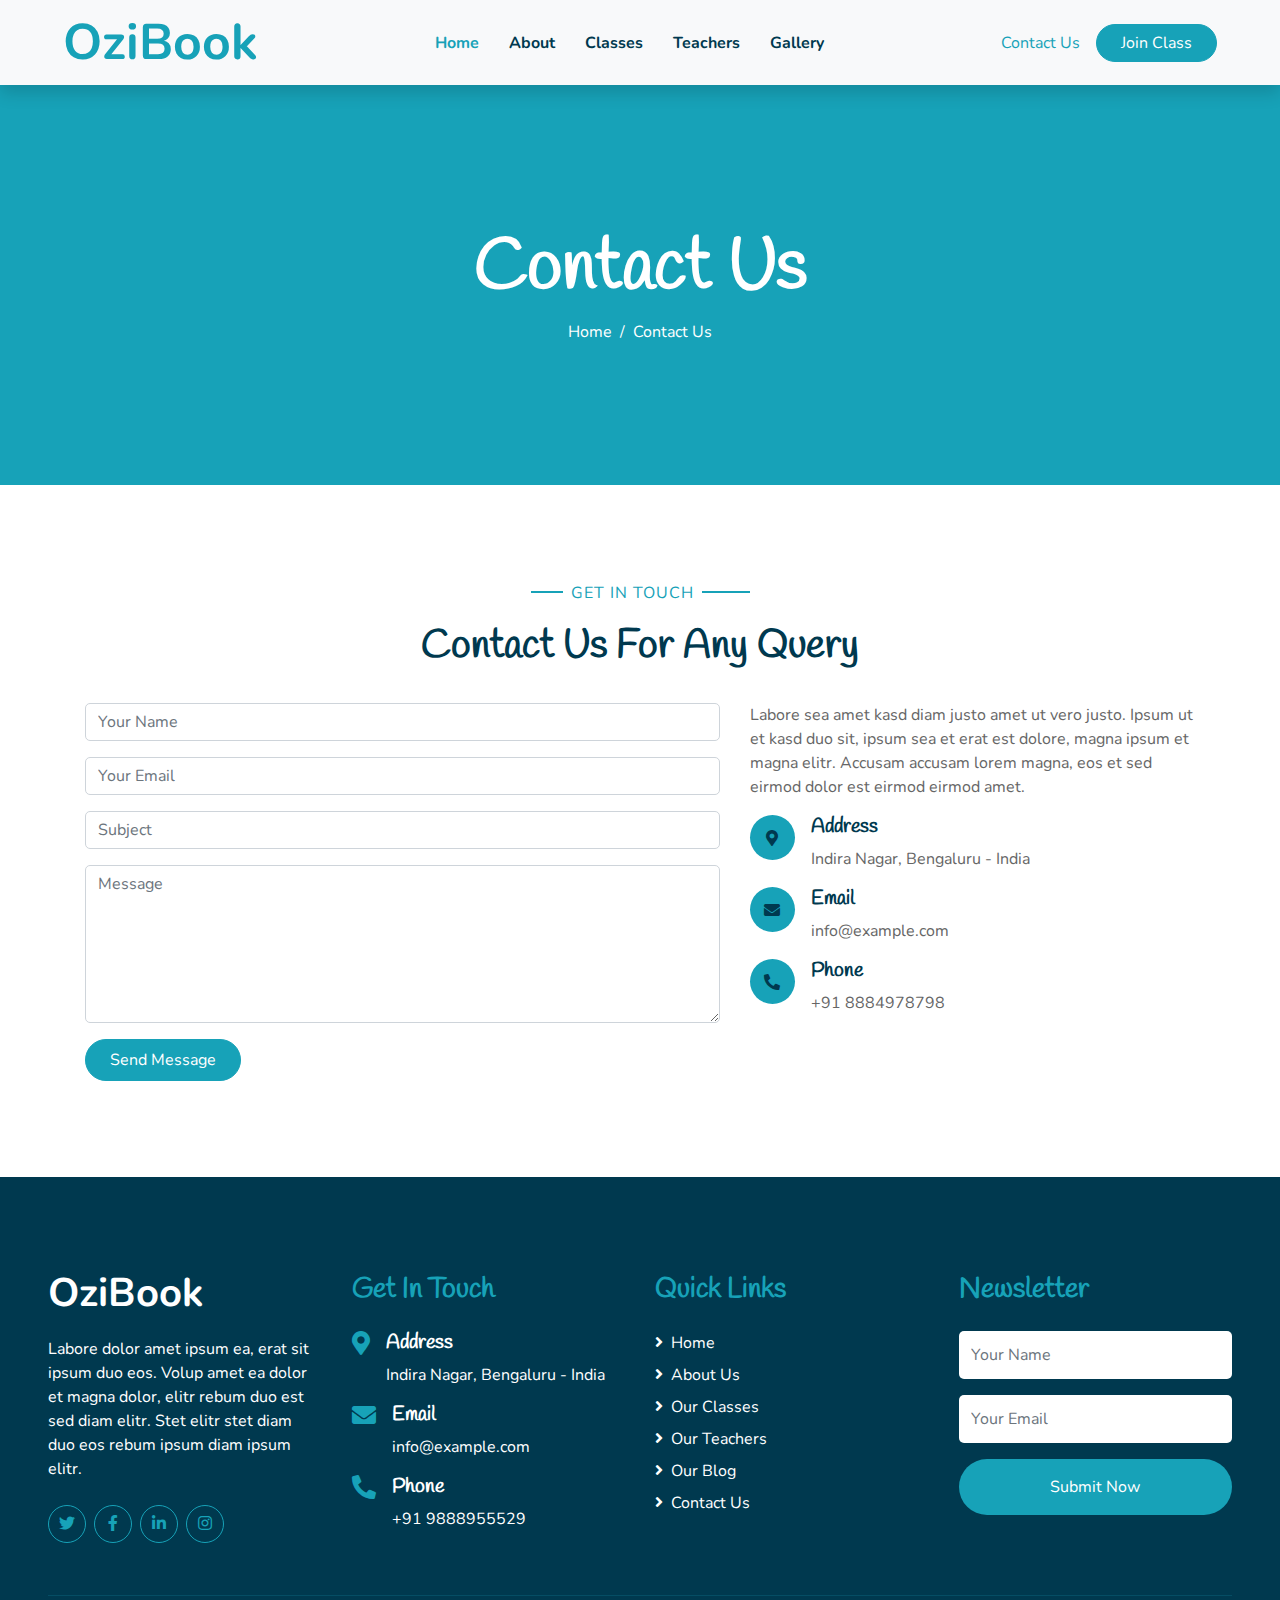
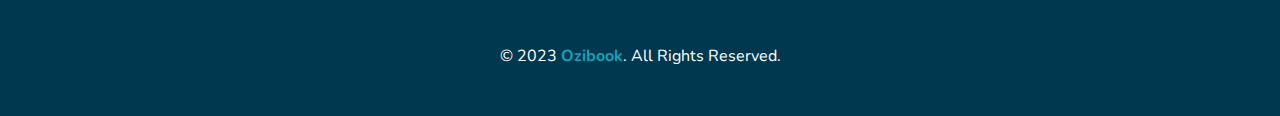
<file: contact.html>
<!DOCTYPE html>
<html lang="en">

<head>
    <meta charset="utf-8">
    <title>KidKinder - Kindergarten Website Template</title>
    <meta content="width=device-width, initial-scale=1.0" name="viewport">
    <meta content="Free HTML Templates" name="keywords">
    <meta content="Free HTML Templates" name="description">

    <!-- Favicon -->
    <link href="img/favicon.ico" rel="icon">

    <!-- Google Web Fonts -->
    <link rel="preconnect" href="https://fonts.gstatic.com">
    <link href="https://fonts.googleapis.com/css2?family=Handlee&family=Nunito&display=swap" rel="stylesheet">

    <!-- Font Awesome -->
    <link href="https://cdnjs.cloudflare.com/ajax/libs/font-awesome/5.10.0/css/all.min.css" rel="stylesheet">

    <!-- Flaticon Font -->
    <link href="lib/flaticon/font/flaticon.css" rel="stylesheet">

    <!-- Libraries Stylesheet -->
    <link href="lib/owlcarousel/assets/owl.carousel.min.css" rel="stylesheet">
    <link href="lib/lightbox/css/lightbox.min.css" rel="stylesheet">

    <!-- Customized Bootstrap Stylesheet -->
    <link href="css/style.css" rel="stylesheet">
</head>

<body>
    <!-- Navbar Start -->
    <div class="container-fluid bg-light position-relative shadow">
        <nav class="navbar navbar-expand-lg bg-light navbar-light py-3 py-lg-0 px-0 px-lg-5">
            <a href="" class="navbar-brand font-weight-bold text-secondary" style="font-size: 50px;">
                <!-- <i class="flaticon-043-teddy-bear"></i> -->
                <span class="text-primary">OziBook</span>
            </a>
            <button type="button" class="navbar-toggler" data-toggle="collapse" data-target="#navbarCollapse">
                <span class="navbar-toggler-icon"></span>
            </button>
            <div class="collapse navbar-collapse justify-content-between" id="navbarCollapse">
                <div class="navbar-nav font-weight-bold mx-auto py-0">
                    <a href="index.html" class="nav-item nav-link active">Home</a>
                    <a href="about.html" class="nav-item nav-link">About</a>
                    <a href="class.html" class="nav-item nav-link">Classes</a>
                    <a href="team.html" class="nav-item nav-link">Teachers</a>
                    <a href="gallery.html" class="nav-item nav-link">Gallery</a>
                    <!-- <div class="nav-item dropdown">
                        <a href="#" class="nav-link dropdown-toggle" data-toggle="dropdown">Pages</a>
                        <div class="dropdown-menu rounded-0 m-0">
                            <a href="blog.html" class="dropdown-item">Blog Grid</a>
                            <a href="single.html" class="dropdown-item">Blog Detail</a>
                        </div> -->
                    </div>
                    <a href="contact.html" class="nav-item nav-link">Contact Us</a>
                </div>
                <a href="" class="btn btn-primary px-4">Join Class</a>
            </div>
        </nav>
    </div>
    <!-- Navbar End -->


    <!-- Header Start -->
    <div class="container-fluid bg-primary mb-5">
        <div class="d-flex flex-column align-items-center justify-content-center" style="min-height: 400px">
            <h3 class="display-3 font-weight-bold text-white">Contact Us</h3>
            <div class="d-inline-flex text-white">
                <p class="m-0"><a class="text-white" href="">Home</a></p>
                <p class="m-0 px-2">/</p>
                <p class="m-0">Contact Us</p>
            </div>
        </div>
    </div>
    <!-- Header End -->


    <!-- Contact Start -->
    <div class="container-fluid pt-5">
        <div class="container">
            <div class="text-center pb-2">
                <p class="section-title px-5"><span class="px-2">Get In Touch</span></p>
                <h1 class="mb-4">Contact Us For Any Query</h1>
            </div>
            <div class="row">
                <div class="col-lg-7 mb-5">
                    <div class="contact-form">
                        <div id="success"></div>
                        <form name="sentMessage" id="contactForm" novalidate="novalidate">
                            <div class="control-group">
                                <input type="text" class="form-control" id="name" placeholder="Your Name" required="required" data-validation-required-message="Please enter your name" />
                                <p class="help-block text-danger"></p>
                            </div>
                            <div class="control-group">
                                <input type="email" class="form-control" id="email" placeholder="Your Email" required="required" data-validation-required-message="Please enter your email" />
                                <p class="help-block text-danger"></p>
                            </div>
                            <div class="control-group">
                                <input type="text" class="form-control" id="subject" placeholder="Subject" required="required" data-validation-required-message="Please enter a subject" />
                                <p class="help-block text-danger"></p>
                            </div>
                            <div class="control-group">
                                <textarea class="form-control" rows="6" id="message" placeholder="Message" required="required" data-validation-required-message="Please enter your message"></textarea>
                                <p class="help-block text-danger"></p>
                            </div>
                            <div>
                                <button class="btn btn-primary py-2 px-4" type="submit" id="sendMessageButton">Send Message</button>
                            </div>
                        </form>
                    </div>
                </div>
                <div class="col-lg-5 mb-5">
                    <p>Labore sea amet kasd diam justo amet ut vero justo. Ipsum ut et kasd duo sit, ipsum sea et erat est dolore, magna ipsum et magna elitr. Accusam accusam lorem magna, eos et sed eirmod dolor est eirmod eirmod amet.</p>
                    <div class="d-flex">
                        <i class="fa fa-map-marker-alt d-inline-flex align-items-center justify-content-center bg-primary text-secondary rounded-circle" style="width: 45px; height: 45px;"></i>
                        <div class="pl-3">
                            <h5>Address</h5>
                            <p>Indira Nagar, Bengaluru - India</p>
                        </div>
                    </div>
                    <div class="d-flex">
                        <i class="fa fa-envelope d-inline-flex align-items-center justify-content-center bg-primary text-secondary rounded-circle" style="width: 45px; height: 45px;"></i>
                        <div class="pl-3">
                            <h5>Email</h5>
                            <p>info@example.com</p>
                        </div>
                    </div>
                    <div class="d-flex">
                        <i class="fa fa-phone-alt d-inline-flex align-items-center justify-content-center bg-primary text-secondary rounded-circle" style="width: 45px; height: 45px;"></i>
                        <div class="pl-3">
                            <h5>Phone</h5>
                            <p>+91 8884978798</p>
                        </div>
                    </div>
                    <!-- <div class="d-flex">
                        <i class="far fa-clock d-inline-flex align-items-center justify-content-center bg-primary text-secondary rounded-circle" style="width: 45px; height: 45px;"></i>
                        <div class="pl-3">
                            <h5>Opening Hours</h5>
                            <strong>Monday - Friday:</strong>
                            <p class="m-0">08:00 AM - 05:00 PM </p>
                        </div>
                    </div> -->
                </div>
            </div>
        </div>
    </div>
    <!-- Contact End -->


    <!-- Footer Start -->
    <div class="container-fluid bg-secondary text-white mt-5 py-5 px-sm-3 px-md-5">
        <div class="row pt-5">
            <div class="col-lg-3 col-md-6 mb-5">
                <a href="" class="navbar-brand font-weight-bold text-primary m-0 mb-4 p-0" style="font-size: 40px; line-height: 40px;">
                    <!-- <i class="flaticon-043-teddy-bear"></i> -->
                    <span class="text-white">OziBook</span>
                </a>
                <p>Labore dolor amet ipsum ea, erat sit ipsum duo eos. Volup amet ea dolor et magna dolor, elitr rebum duo est sed diam elitr. Stet elitr stet diam duo eos rebum ipsum diam ipsum elitr.</p>
                <div class="d-flex justify-content-start mt-4">
                    <a class="btn btn-outline-primary rounded-circle text-center mr-2 px-0"
                        style="width: 38px; height: 38px;" href="#"><i class="fab fa-twitter"></i></a>
                    <a class="btn btn-outline-primary rounded-circle text-center mr-2 px-0"
                        style="width: 38px; height: 38px;" href="#"><i class="fab fa-facebook-f"></i></a>
                    <a class="btn btn-outline-primary rounded-circle text-center mr-2 px-0"
                        style="width: 38px; height: 38px;" href="#"><i class="fab fa-linkedin-in"></i></a>
                    <a class="btn btn-outline-primary rounded-circle text-center mr-2 px-0"
                        style="width: 38px; height: 38px;" href="#"><i class="fab fa-instagram"></i></a>
                </div>
            </div>
            <div class="col-lg-3 col-md-6 mb-5">
                <h3 class="text-primary mb-4">Get In Touch</h3>
                <div class="d-flex">
                    <h4 class="fa fa-map-marker-alt text-primary"></h4>
                    <div class="pl-3">
                        <h5 class="text-white">Address</h5>
                        <p>Indira Nagar, Bengaluru - India</p>
                    </div>
                </div>
                <div class="d-flex">
                    <h4 class="fa fa-envelope text-primary"></h4>
                    <div class="pl-3">
                        <h5 class="text-white">Email</h5>
                        <p>info@example.com</p>
                    </div>
                </div>
                <div class="d-flex">
                    <h4 class="fa fa-phone-alt text-primary"></h4>
                    <div class="pl-3">
                        <h5 class="text-white">Phone</h5>
                        <p>+91 9888955529</p>
                    </div>
                </div>
            </div>
            <div class="col-lg-3 col-md-6 mb-5">
                <h3 class="text-primary mb-4">Quick Links</h3>
                <div class="d-flex flex-column justify-content-start">
                    <a class="text-white mb-2" href="#"><i class="fa fa-angle-right mr-2"></i>Home</a>
                    <a class="text-white mb-2" href="#"><i class="fa fa-angle-right mr-2"></i>About Us</a>
                    <a class="text-white mb-2" href="#"><i class="fa fa-angle-right mr-2"></i>Our Classes</a>
                    <a class="text-white mb-2" href="#"><i class="fa fa-angle-right mr-2"></i>Our Teachers</a>
                    <a class="text-white mb-2" href="#"><i class="fa fa-angle-right mr-2"></i>Our Blog</a>
                    <a class="text-white" href="#"><i class="fa fa-angle-right mr-2"></i>Contact Us</a>
                </div>
            </div>
            <div class="col-lg-3 col-md-6 mb-5">
                <h3 class="text-primary mb-4">Newsletter</h3>
                <form action="">
                    <div class="form-group">
                        <input type="text" class="form-control border-0 py-4" placeholder="Your Name" required="required" />
                    </div>
                    <div class="form-group">
                        <input type="email" class="form-control border-0 py-4" placeholder="Your Email"
                            required="required" />
                    </div>
                    <div>
                        <button class="btn btn-primary btn-block border-0 py-3" type="submit">Submit Now</button>
                    </div>
                </form>
            </div>
        </div>
        <div class="container-fluid pt-5" style="border-top: 1px solid rgba(23, 162, 184, .2);;">
            <p class="m-0 text-center text-white">
                &copy; 2023 <a class="text-primary font-weight-bold" href="#">Ozibook</a>. All Rights Reserved. 
                
            </p>
        </div>
    </div>
    <!-- Footer End -->


    <!-- Back to Top -->
    <a href="#" class="btn btn-primary p-3 back-to-top"><i class="fa fa-angle-double-up"></i></a>


    <!-- JavaScript Libraries -->
    <script src="https://code.jquery.com/jquery-3.4.1.min.js"></script>
    <script src="https://stackpath.bootstrapcdn.com/bootstrap/4.4.1/js/bootstrap.bundle.min.js"></script>
    <script src="lib/easing/easing.min.js"></script>
    <script src="lib/owlcarousel/owl.carousel.min.js"></script>
    <script src="lib/isotope/isotope.pkgd.min.js"></script>
    <script src="lib/lightbox/js/lightbox.min.js"></script>

    <!-- Contact Javascript File -->
    <script src="mail/jqBootstrapValidation.min.js"></script>
    <script src="mail/contact.js"></script>

    <!-- Template Javascript -->
    <script src="js/main.js"></script>
</body>

</html>
</file>
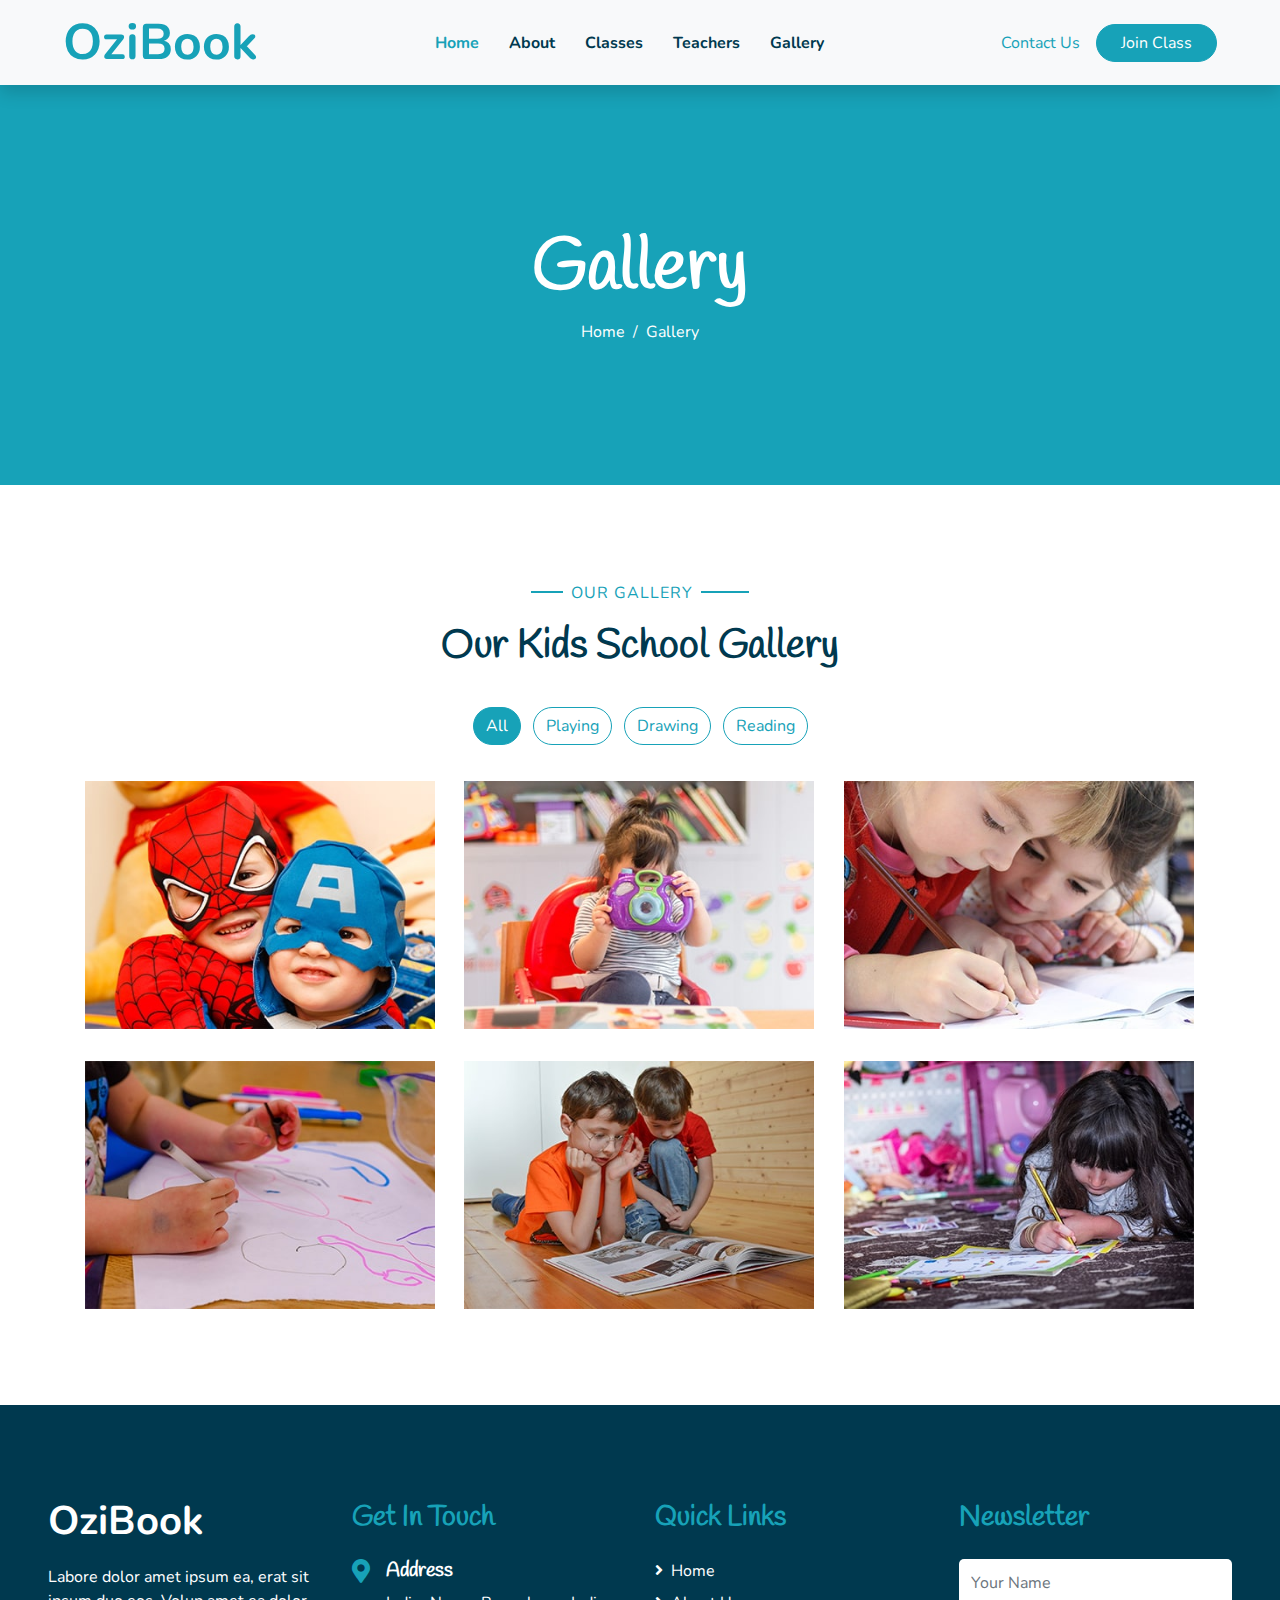
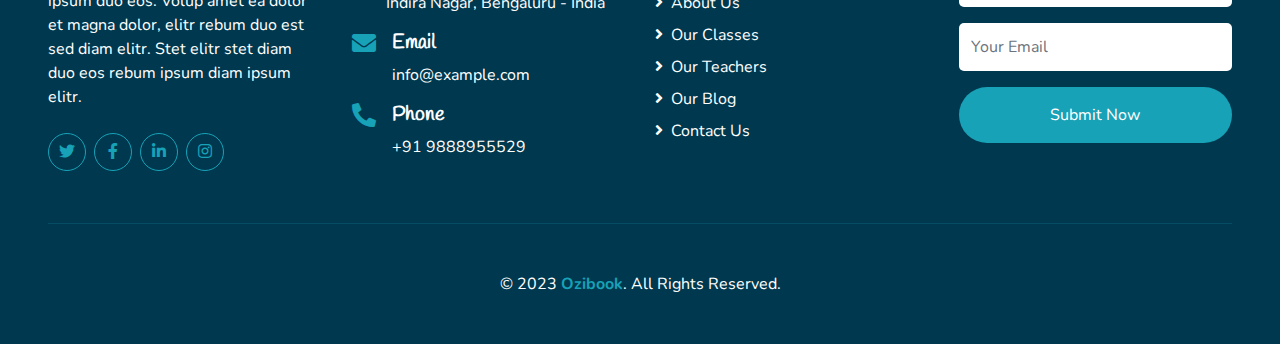
<file: gallery.html>
<!DOCTYPE html>
<html lang="en">

<head>
    <meta charset="utf-8">
    <title>KidKinder - Kindergarten Website Template</title>
    <meta content="width=device-width, initial-scale=1.0" name="viewport">
    <meta content="Free HTML Templates" name="keywords">
    <meta content="Free HTML Templates" name="description">

    <!-- Favicon -->
    <link href="img/favicon.ico" rel="icon">

    <!-- Google Web Fonts -->
    <link rel="preconnect" href="https://fonts.gstatic.com">
    <link href="https://fonts.googleapis.com/css2?family=Handlee&family=Nunito&display=swap" rel="stylesheet">

    <!-- Font Awesome -->
    <link href="https://cdnjs.cloudflare.com/ajax/libs/font-awesome/5.10.0/css/all.min.css" rel="stylesheet">

    <!-- Flaticon Font -->
    <link href="lib/flaticon/font/flaticon.css" rel="stylesheet">

    <!-- Libraries Stylesheet -->
    <link href="lib/owlcarousel/assets/owl.carousel.min.css" rel="stylesheet">
    <link href="lib/lightbox/css/lightbox.min.css" rel="stylesheet">

    <!-- Customized Bootstrap Stylesheet -->
    <link href="css/style.css" rel="stylesheet">
</head>

<body>
    <!-- Navbar Start -->
     <div class="container-fluid bg-light position-relative shadow">
        <nav class="navbar navbar-expand-lg bg-light navbar-light py-3 py-lg-0 px-0 px-lg-5">
            <a href="" class="navbar-brand font-weight-bold text-secondary" style="font-size: 50px;">
                <!-- <i class="flaticon-043-teddy-bear"></i> -->
                <span class="text-primary">OziBook</span>
            </a>
            <button type="button" class="navbar-toggler" data-toggle="collapse" data-target="#navbarCollapse">
                <span class="navbar-toggler-icon"></span>
            </button>
            <div class="collapse navbar-collapse justify-content-between" id="navbarCollapse">
                <div class="navbar-nav font-weight-bold mx-auto py-0">
                    <a href="index.html" class="nav-item nav-link active">Home</a>
                    <a href="about.html" class="nav-item nav-link">About</a>
                    <a href="class.html" class="nav-item nav-link">Classes</a>
                    <a href="#" class="nav-item nav-link">Teachers</a>
                    <a href="gallery.html" class="nav-item nav-link">Gallery</a>
                    <!-- <div class="nav-item dropdown">
                        <a href="#" class="nav-link dropdown-toggle" data-toggle="dropdown">Pages</a>
                        <div class="dropdown-menu rounded-0 m-0">
                            <a href="blog.html" class="dropdown-item">Blog Grid</a>
                            <a href="single.html" class="dropdown-item">Blog Detail</a>
                        </div> -->
                    </div>
                    <a href="contact.html" class="nav-item nav-link">Contact Us</a>
                </div>
                <a href="" class="btn btn-primary px-4">Join Class</a>
            </div>
        </nav>
    </div>
    <!-- Navbar End -->


    <!-- Header Start -->
    <div class="container-fluid bg-primary mb-5">
        <div class="d-flex flex-column align-items-center justify-content-center" style="min-height: 400px">
            <h3 class="display-3 font-weight-bold text-white">Gallery</h3>
            <div class="d-inline-flex text-white">
                <p class="m-0"><a class="text-white" href="">Home</a></p>
                <p class="m-0 px-2">/</p>
                <p class="m-0">Gallery</p>
            </div>
        </div>
    </div>
    <!-- Header End -->


    <!-- Gallery Start -->
    <div class="container-fluid pt-5 pb-3">
        <div class="container">
            <div class="text-center pb-2">
                <p class="section-title px-5"><span class="px-2">Our Gallery</span></p>
                <h1 class="mb-4">Our Kids School Gallery</h1>
            </div>
            <div class="row">
                <div class="col-12 text-center mb-2">
                    <ul class="list-inline mb-4" id="portfolio-flters">
                        <li class="btn btn-outline-primary m-1 active"  data-filter="*">All</li>
                        <li class="btn btn-outline-primary m-1" data-filter=".first">Playing</li>
                        <li class="btn btn-outline-primary m-1" data-filter=".second">Drawing</li>
                        <li class="btn btn-outline-primary m-1" data-filter=".third">Reading</li>
                    </ul>
                </div>
            </div>
            <div class="row portfolio-container">
                <div class="col-lg-4 col-md-6 mb-4 portfolio-item first">
                    <div class="position-relative overflow-hidden mb-2">
                        <img class="img-fluid w-100" src="img/portfolio-1.jpg" alt="">
                        <div class="portfolio-btn bg-primary d-flex align-items-center justify-content-center">
                            <a href="img/portfolio-1.jpg" data-lightbox="portfolio">
                                <i class="fa fa-plus text-white" style="font-size: 60px;"></i>
                            </a>
                        </div>
                    </div>
                </div>
                <div class="col-lg-4 col-md-6 mb-4 portfolio-item second">
                    <div class="position-relative overflow-hidden mb-2">
                        <img class="img-fluid w-100" src="img/portfolio-2.jpg" alt="">
                        <div class="portfolio-btn bg-primary d-flex align-items-center justify-content-center">
                            <a href="img/portfolio-2.jpg" data-lightbox="portfolio">
                                <i class="fa fa-plus text-white" style="font-size: 60px;"></i>
                            </a>
                        </div>
                    </div>
                </div>
                <div class="col-lg-4 col-md-6 mb-4 portfolio-item third">
                    <div class="position-relative overflow-hidden mb-2">
                        <img class="img-fluid w-100" src="img/portfolio-3.jpg" alt="">
                        <div class="portfolio-btn bg-primary d-flex align-items-center justify-content-center">
                            <a href="img/portfolio-3.jpg" data-lightbox="portfolio">
                                <i class="fa fa-plus text-white" style="font-size: 60px;"></i>
                            </a>
                        </div>
                    </div>
                </div>
                <div class="col-lg-4 col-md-6 mb-4 portfolio-item first">
                    <div class="position-relative overflow-hidden mb-2">
                        <img class="img-fluid w-100" src="img/portfolio-4.jpg" alt="">
                        <div class="portfolio-btn bg-primary d-flex align-items-center justify-content-center">
                            <a href="img/portfolio-4.jpg" data-lightbox="portfolio">
                                <i class="fa fa-plus text-white" style="font-size: 60px;"></i>
                            </a>
                        </div>
                    </div>
                </div>
                <div class="col-lg-4 col-md-6 mb-4 portfolio-item second">
                    <div class="position-relative overflow-hidden mb-2">
                        <img class="img-fluid w-100" src="img/portfolio-5.jpg" alt="">
                        <div class="portfolio-btn bg-primary d-flex align-items-center justify-content-center">
                            <a href="img/portfolio-5.jpg" data-lightbox="portfolio">
                                <i class="fa fa-plus text-white" style="font-size: 60px;"></i>
                            </a>
                        </div>
                    </div>
                </div>
                <div class="col-lg-4 col-md-6 mb-4 portfolio-item third">
                    <div class="position-relative overflow-hidden mb-2">
                        <img class="img-fluid w-100" src="img/portfolio-6.jpg" alt="">
                        <div class="portfolio-btn bg-primary d-flex align-items-center justify-content-center">
                            <a href="img/portfolio-6.jpg" data-lightbox="portfolio">
                                <i class="fa fa-plus text-white" style="font-size: 60px;"></i>
                            </a>
                        </div>
                    </div>
                </div>
            </div>
        </div>
    </div>
    <!-- Gallery End -->


    <!-- Footer Start -->
    <div class="container-fluid bg-secondary text-white mt-5 py-5 px-sm-3 px-md-5">
        <div class="row pt-5">
            <div class="col-lg-3 col-md-6 mb-5">
                <a href="" class="navbar-brand font-weight-bold text-primary m-0 mb-4 p-0" style="font-size: 40px; line-height: 40px;">
                    <!-- <i class="flaticon-043-teddy-bear"></i> -->
                    <span class="text-white">OziBook</span>
                </a>
                <p>Labore dolor amet ipsum ea, erat sit ipsum duo eos. Volup amet ea dolor et magna dolor, elitr rebum duo est sed diam elitr. Stet elitr stet diam duo eos rebum ipsum diam ipsum elitr.</p>
                <div class="d-flex justify-content-start mt-4">
                    <a class="btn btn-outline-primary rounded-circle text-center mr-2 px-0"
                        style="width: 38px; height: 38px;" href="#"><i class="fab fa-twitter"></i></a>
                    <a class="btn btn-outline-primary rounded-circle text-center mr-2 px-0"
                        style="width: 38px; height: 38px;" href="#"><i class="fab fa-facebook-f"></i></a>
                    <a class="btn btn-outline-primary rounded-circle text-center mr-2 px-0"
                        style="width: 38px; height: 38px;" href="#"><i class="fab fa-linkedin-in"></i></a>
                    <a class="btn btn-outline-primary rounded-circle text-center mr-2 px-0"
                        style="width: 38px; height: 38px;" href="#"><i class="fab fa-instagram"></i></a>
                </div>
            </div>
            <div class="col-lg-3 col-md-6 mb-5">
                <h3 class="text-primary mb-4">Get In Touch</h3>
                <div class="d-flex">
                    <h4 class="fa fa-map-marker-alt text-primary"></h4>
                    <div class="pl-3">
                        <h5 class="text-white">Address</h5>
                        <p>Indira Nagar, Bengaluru - India</p>
                    </div>
                </div>
                <div class="d-flex">
                    <h4 class="fa fa-envelope text-primary"></h4>
                    <div class="pl-3">
                        <h5 class="text-white">Email</h5>
                        <p>info@example.com</p>
                    </div>
                </div>
                <div class="d-flex">
                    <h4 class="fa fa-phone-alt text-primary"></h4>
                    <div class="pl-3">
                        <h5 class="text-white">Phone</h5>
                        <p>+91 9888955529</p>
                    </div>
                </div>
            </div>
            <div class="col-lg-3 col-md-6 mb-5">
                <h3 class="text-primary mb-4">Quick Links</h3>
                <div class="d-flex flex-column justify-content-start">
                    <a class="text-white mb-2" href="#"><i class="fa fa-angle-right mr-2"></i>Home</a>
                    <a class="text-white mb-2" href="#"><i class="fa fa-angle-right mr-2"></i>About Us</a>
                    <a class="text-white mb-2" href="#"><i class="fa fa-angle-right mr-2"></i>Our Classes</a>
                    <a class="text-white mb-2" href="#"><i class="fa fa-angle-right mr-2"></i>Our Teachers</a>
                    <a class="text-white mb-2" href="#"><i class="fa fa-angle-right mr-2"></i>Our Blog</a>
                    <a class="text-white" href="#"><i class="fa fa-angle-right mr-2"></i>Contact Us</a>
                </div>
            </div>
            <div class="col-lg-3 col-md-6 mb-5">
                <h3 class="text-primary mb-4">Newsletter</h3>
                <form action="">
                    <div class="form-group">
                        <input type="text" class="form-control border-0 py-4" placeholder="Your Name" required="required" />
                    </div>
                    <div class="form-group">
                        <input type="email" class="form-control border-0 py-4" placeholder="Your Email"
                            required="required" />
                    </div>
                    <div>
                        <button class="btn btn-primary btn-block border-0 py-3" type="submit">Submit Now</button>
                    </div>
                </form>
            </div>
        </div>
        <div class="container-fluid pt-5" style="border-top: 1px solid rgba(23, 162, 184, .2);;">
            <p class="m-0 text-center text-white">
                &copy; 2023 <a class="text-primary font-weight-bold" href="#">Ozibook</a>. All Rights Reserved. 
                
            </p>
        </div>
    </div>
    <!-- Footer End -->


    <!-- Back to Top -->
    <a href="#" class="btn btn-primary p-3 back-to-top"><i class="fa fa-angle-double-up"></i></a>


    <!-- JavaScript Libraries -->
    <script src="https://code.jquery.com/jquery-3.4.1.min.js"></script>
    <script src="https://stackpath.bootstrapcdn.com/bootstrap/4.4.1/js/bootstrap.bundle.min.js"></script>
    <script src="lib/easing/easing.min.js"></script>
    <script src="lib/owlcarousel/owl.carousel.min.js"></script>
    <script src="lib/isotope/isotope.pkgd.min.js"></script>
    <script src="lib/lightbox/js/lightbox.min.js"></script>

    <!-- Contact Javascript File -->
    <script src="mail/jqBootstrapValidation.min.js"></script>
    <script src="mail/contact.js"></script>

    <!-- Template Javascript -->
    <script src="js/main.js"></script>
</body>

</html>
</file>
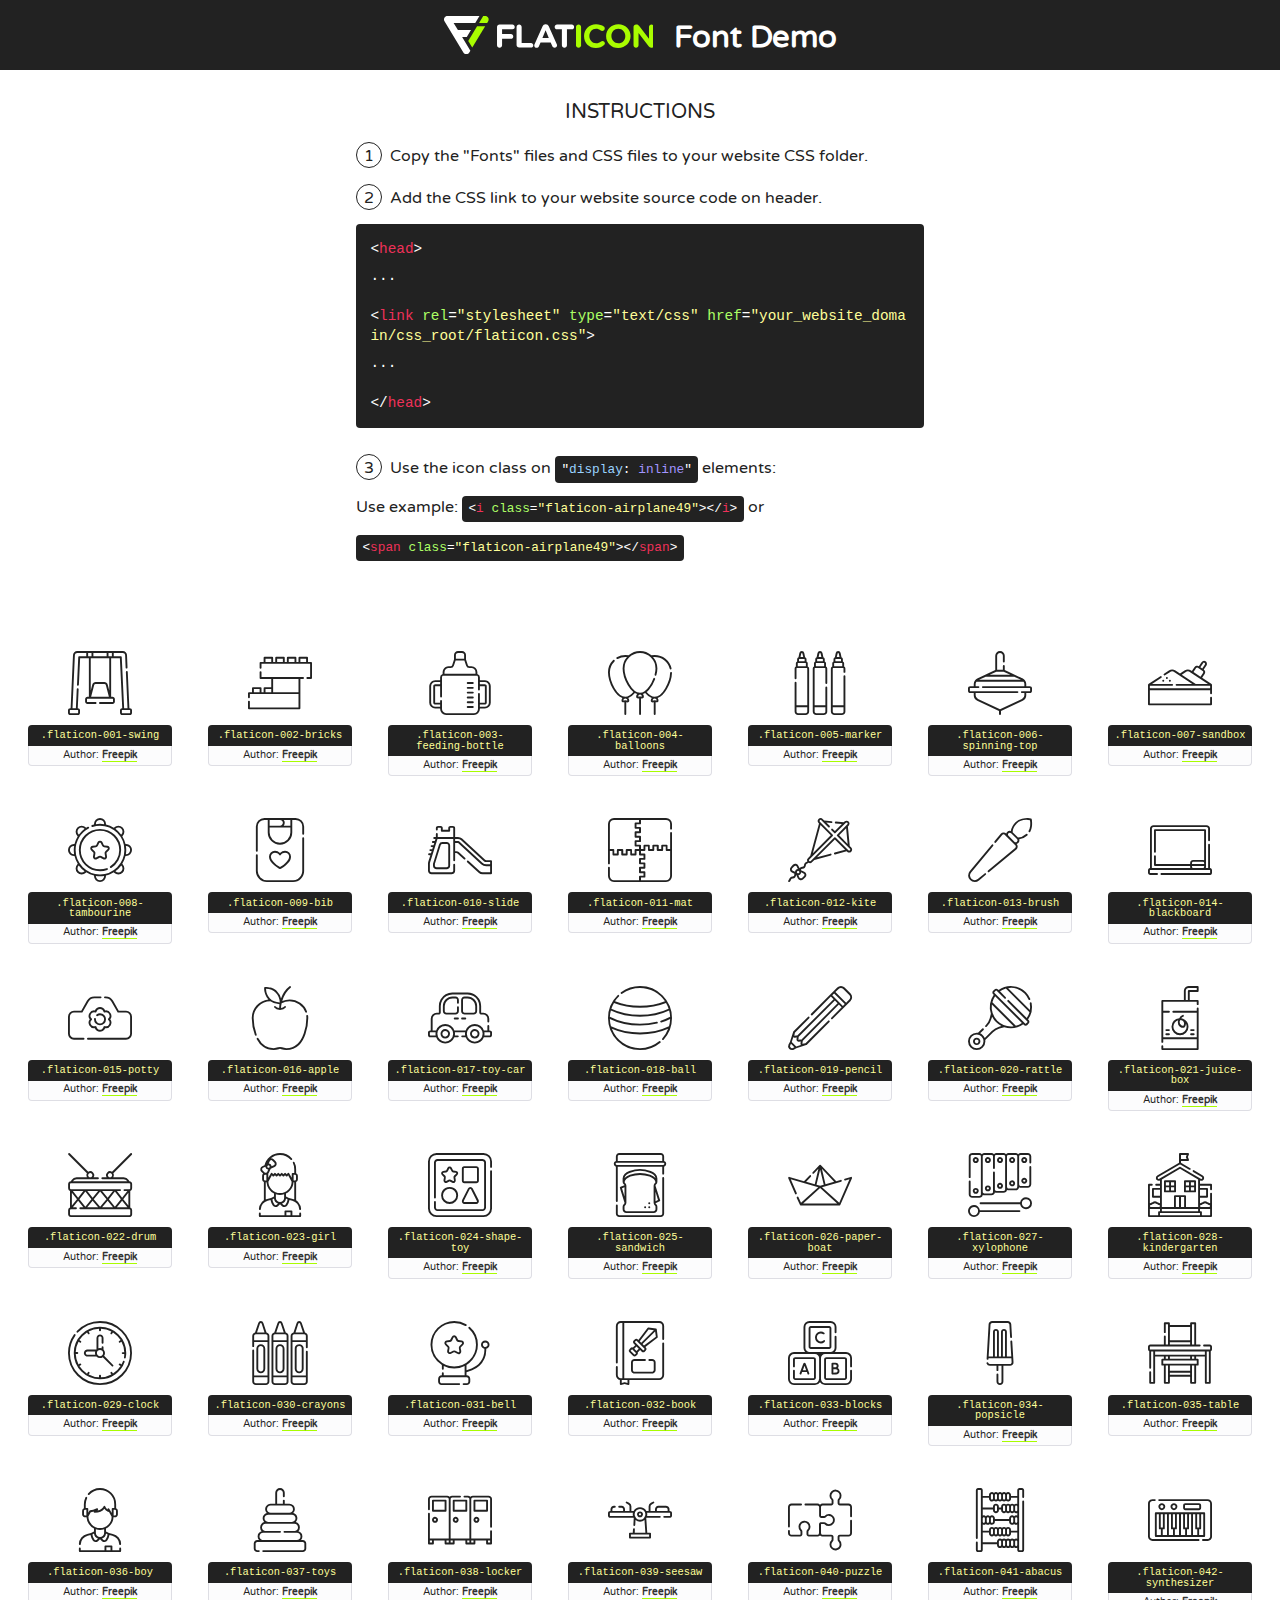
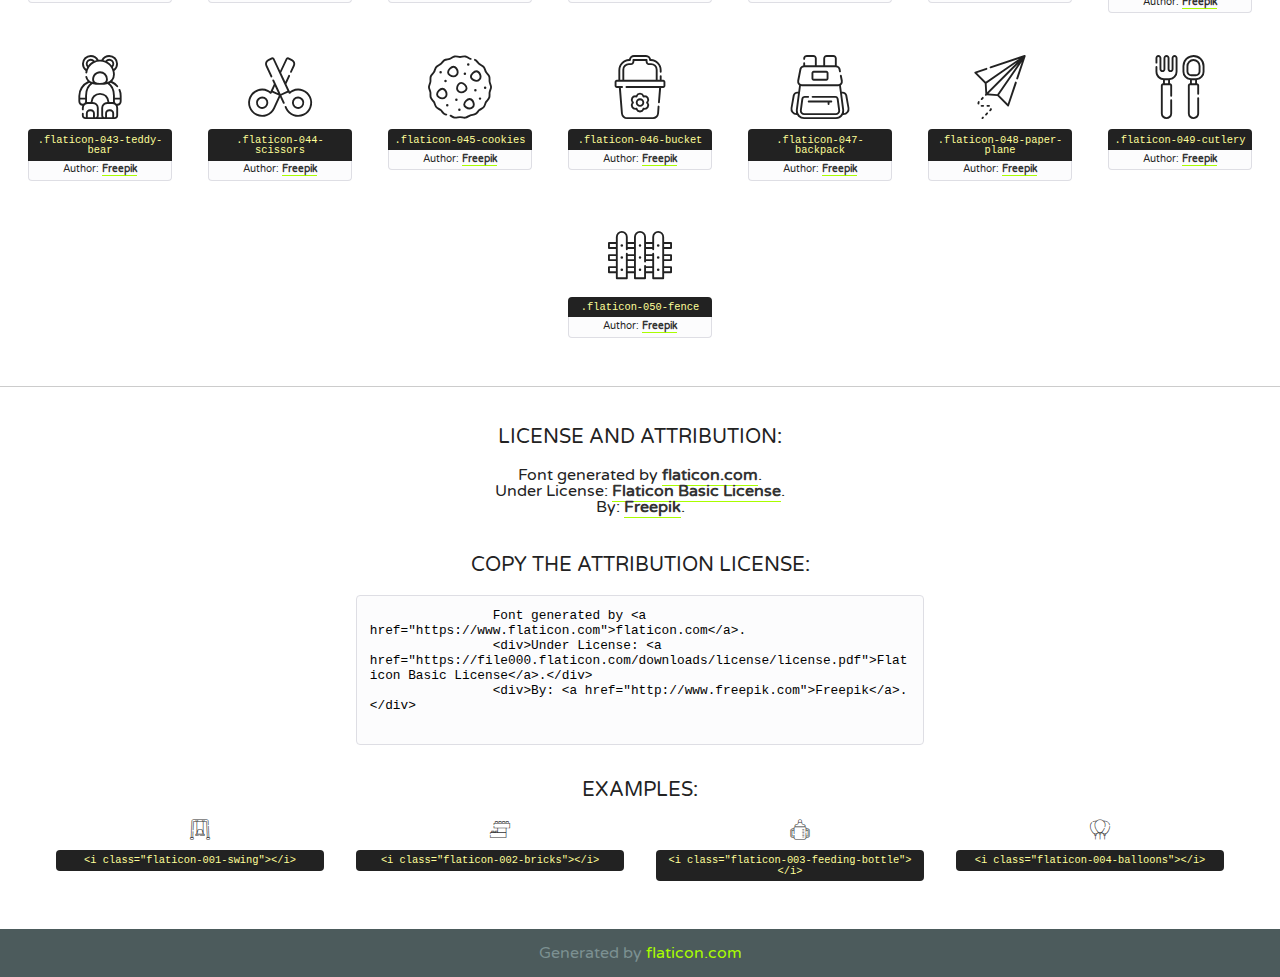
<file: lib/flaticon/font/flaticon.html>
<!DOCTYPE html>
<!--
  Flaticon icon font: Flaticon
  Creation date: 11/06/2020 07:22
-->
<html>
    <!DOCTYPE html>

    <head>
        <title>Flaticon WebFont</title>
        <link href="http://fonts.googleapis.com/css?family=Varela+Round" rel="stylesheet" type="text/css" />
        <link rel="stylesheet" type="text/css" href="flaticon.css">
        <meta charset="UTF-8">
        <style>
            html, body, div, span, applet, object, iframe,
            h1, h2, h3, h4, h5, h6, p, blockquote, pre,
            a, abbr, acronym, address, big, cite, code,
            del, dfn, em, img, ins, kbd, q, s, samp,
            small, strike, strong, sub, sup, tt, var,
            b, u, i, center,
            dl, dt, dd, ol, ul, li,
            fieldset, form, label, legend,
            table, caption, tbody, tfoot, thead, tr, th, td,
            article, aside, canvas, details, embed,
            figure, figcaption, footer, header, hgroup,
            menu, nav, output, ruby, section, summary,
            time, mark, audio, video {
                margin: 0;
                padding: 0;
                border: 0;
                font-size: 100%;
                font: inherit;
                vertical-align: baseline;
            }
            /* HTML5 display-role reset for older browsers */
            article, aside, details, figcaption, figure,
            footer, header, hgroup, menu, nav, section {
                display: block;
            }
            body {
                line-height: 1;
            }
            ol, ul {
                list-style: none;
            }
            blockquote, q {
                quotes: none;
            }
            blockquote:before, blockquote:after,
            q:before, q:after {
                content: '';
                content: none;
            }
            table {
                border-collapse: collapse;
                border-spacing: 0;
            }
            body {
                font-family: 'Varela Round', Helvetica, Arial, sans-serif;
                font-size: 16px;
                color: #222;
            }
            a {
                color: #333;
                border-bottom: 1px solid #a9fd00;
                font-weight: bold;
                text-decoration: none;
            }
            * {
                -moz-box-sizing: border-box;
                -webkit-box-sizing: border-box;
                box-sizing: border-box;
                margin: 0;
                padding: 0;
            }
            [class^="flaticon-"]:before, [class*=" flaticon-"]:before, [class^="flaticon-"]:after, [class*=" flaticon-"]:after {
                font-family: Flaticon;
                font-size: 30px;
                font-style: normal;
                margin-left: 20px;
                color: #333;
            }
            .wrapper {
                max-width: 600px;
                margin: auto;
                padding: 0 1em;
            }
            .title {
                font-size: 1.25em;
                text-align: center;
                margin-bottom: 1em;
                text-transform: uppercase;
            }
            header {
                text-align: center;
                background-color: #222;
                color: #fff;
                padding: 1em;
            }
            header .logo {
                width: 210px;
                height: 38px;
                display: inline-block;
                vertical-align: middle;
                margin-right: 1em;
                border: none;
            }
            header strong {
                font-size: 1.95em;
                font-weight: bold;
                vertical-align: middle;
                margin-top: 5px;
                display: inline-block;
            }
            .demo {
                margin: 2em auto;
                line-height: 1.25em;
            }
            .demo ul li {
                margin-bottom: 1em;
            }
            .demo ul li .num {
                color: #222;
                border-radius: 20px;
                display: inline-block;
                width: 26px;
                padding: 3px;
                height: 26px;
                text-align: center;
                margin-right: 0.5em;
                border: 1px solid #222;
            }
            .demo ul li code {
                background-color: #222;
                border-radius: 4px;
                padding: 0.25em 0.5em;
                display: inline-block;
                color: #fff;
                font-family: Consolas,Monaco,Lucida Console,Liberation Mono,DejaVu Sans Mono,Bitstream Vera Sans Mono,Courier New, monospace;
                font-weight: lighter;
                margin-top: 1em;
                font-size: 0.8em;
                word-break: break-all;
            }
            .demo ul li code.big {
                padding: 1em;
                font-size: 0.9em;
            }
            .demo ul li code .red {
                color: #EF3159;
            }
            .demo ul li code .green {
                color: #ACFF65;
            }
            .demo ul li code .yellow {
                color: #FFFF99;
            }
            .demo ul li code .blue {
                color: #99D3FF;
            }
            .demo ul li code .purple {
                color: #A295FF;
            }
            .demo ul li code .dots {
                margin-top: 0.5em;
                display: block;
            }
            #glyphs {
                border-bottom: 1px solid #ccc;
                padding: 2em 0;
                text-align: center;
            }
            .glyph {
                display: inline-block;
                width: 9em;
                margin: 1em;
                text-align: center;
                vertical-align: top;
                background: #FFF;
            }
            .glyph .glyph-icon {
                padding: 10px;
                display: block;
                font-family:"Flaticon";
                font-size: 64px;
                line-height: 1;
            }
            .glyph .glyph-icon:before {
                font-size: 64px;
                color: #222;
                margin-left: 0;
            }
            .class-name {
                font-size: 0.65em;
                background-color: #222;
                color: #fff;
                border-radius: 4px 4px 0 0;
                padding: 0.5em;
                color: #FFFF99;
                font-family: Consolas,Monaco,Lucida Console,Liberation Mono,DejaVu Sans Mono,Bitstream Vera Sans Mono,Courier New, monospace;
            }
            .author-name {
                font-size: 0.6em;
                background-color: #fcfcfd;
                border: 1px solid #DEDEE4;
                border-top: 0;
                border-radius: 0 0 4px 4px;
                padding: 0.5em;
            }
            .class-name:last-child {
                font-size: 10px;
                color:#888;
            }
            .class-name:last-child a {
                font-size: 10px;
                color:#555;
            }
            .class-name:last-child a:hover {
                color:#a9fd00;
            }
            .glyph > input {
                display: block;
                width: 100px;
                margin: 5px auto;
                text-align: center;
                font-size: 12px;
                cursor: text;
            }
            .glyph > input.icon-input {
                font-family:"Flaticon";
                font-size: 16px;
                margin-bottom: 10px;
            }
            .attribution .title {
                margin-top: 2em;
            }
            .attribution textarea {
                background-color: #fcfcfd;
                padding: 1em;
                border: none;
                box-shadow: none;
                border: 1px solid #DEDEE4;
                border-radius: 4px;
                resize: none;
                width: 100%;
                height: 150px;
                font-size: 0.8em;
                font-family: Consolas,Monaco,Lucida Console,Liberation Mono,DejaVu Sans Mono,Bitstream Vera Sans Mono,Courier New, monospace;
                -webkit-appearance: none;
            }
            .iconsuse {
                margin: 2em auto;
                text-align: center;
                max-width: 1200px;
            }
            .iconsuse:after {
                content: '';
                display: table;
                clear: both;
            }
            .iconsuse .image {
                float: left;
                width: 25%;
                padding: 0 1em;
            }
            .iconsuse .image p {
                margin-bottom: 1em;
            }
            .iconsuse .image span {
                display: block;
                font-size: 0.65em;
                background-color: #222;
                color: #fff;
                border-radius: 4px;
                padding: 0.5em;
                color: #FFFF99;
                margin-top: 1em;
                font-family: Consolas,Monaco,Lucida Console,Liberation Mono,DejaVu Sans Mono,Bitstream Vera Sans Mono,Courier New, monospace;
            }
            #footer {
                text-align: center;
                background-color: #4C5B5C;
                color: #7c9192;
                padding: 1em;
            }
            #footer a {
                border: none;
                color: #a9fd00;
                font-weight: normal;
            }
            @media (max-width: 960px) {
                .iconsuse .image {
                    width: 50%;
                }
            }
            @media (max-width: 560px) {
                .iconsuse .image {
                    width: 100%;
                }
            }
            .attrDiv {

            }
        </style>
        <link rel="stylesheet" href="flaticon.css">
    </head>

    <body class="characters-off">
        <header>
            <a href="https://www.flaticon.com" target="_blank" class="logo">
                <svg version="1.1" xmlns="http://www.w3.org/2000/svg" xmlns:xlink="http://www.w3.org/1999/xlink" xmlns:a="http://ns.adobe.com/AdobeSVGViewerExtensions/3.0/" viewBox="0 0 560.875 102.036" enable-background="new 0 0 560.875 102.036" xml:space="preserve">
                        <defs>
                        </defs>
                        <g>
                            <g class="letters">
                                <path fill="#ffffff" d="M141.596,29.675c0-3.777,2.985-6.767,6.764-6.767h34.438c3.426,0,6.15,2.728,6.15,6.15
                                c0,3.43-2.724,6.149-6.15,6.149h-27.674v13.091h23.719c3.429,0,6.151,2.724,6.151,6.15c0,3.43-2.723,6.149-6.151,6.149h-23.719
                                v17.574c0,3.773-2.986,6.761-6.764,6.761c-3.779,0-6.764-2.989-6.764-6.761V29.675z"></path>
                                <path fill="#ffffff" d="M193.844,29.149c0-3.781,2.985-6.767,6.764-6.767c3.776,0,6.763,2.985,6.763,6.767v42.957h25.039
                                c3.426,0,6.149,2.726,6.149,6.153c0,3.425-2.723,6.15-6.149,6.15h-31.802c-3.779,0-6.764-2.986-6.764-6.768V29.149z"></path>
                                <path fill="#ffffff" d="M241.891,75.71l21.438-48.407c1.492-3.341,4.215-5.357,7.906-5.357h0.792
                                c3.686,0,6.323,2.017,7.815,5.357l21.439,48.407c0.436,0.967,0.701,1.845,0.701,2.723c0,3.602-2.809,6.501-6.414,6.501
                                c-3.161,0-5.269-1.845-6.499-4.655l-4.132-9.661h-27.059l-4.301,10.102c-1.144,2.631-3.426,4.214-6.237,4.214
                                c-3.517,0-6.24-2.81-6.24-6.325C241.1,77.64,241.451,76.677,241.891,75.71z M279.932,58.666l-8.521-20.297l-8.526,20.297H279.932
                                z"></path>
                                <path fill="#ffffff" d="M314.864,35.387H301.86c-3.429,0-6.239-2.813-6.239-6.238c0-3.429,2.811-6.24,6.239-6.24h39.533
                                c3.426,0,6.237,2.811,6.237,6.24c0,3.425-2.811,6.238-6.237,6.238h-13.001v42.785c0,3.773-2.99,6.761-6.764,6.761
                                c-3.779,0-6.764-2.989-6.764-6.761V35.387z"></path>
                                <path fill="#A9FD00" d="M352.615,29.149c0-3.781,2.985-6.767,6.767-6.767c3.774,0,6.761,2.985,6.761,6.767v49.024
                                c0,3.773-2.987,6.761-6.761,6.761c-3.781,0-6.767-2.989-6.767-6.761V29.149z"></path>
                                <path fill="#A9FD00" d="M374.132,53.836v-0.179c0-17.481,13.178-31.801,32.065-31.801c9.22,0,15.459,2.458,20.557,6.238
                                c1.402,1.054,2.637,2.985,2.637,5.357c0,3.692-2.985,6.59-6.681,6.59c-1.845,0-3.071-0.702-4.044-1.319
                                c-3.776-2.813-7.729-4.393-12.562-4.393c-10.364,0-17.831,8.611-17.831,19.154v0.173c0,10.542,7.291,19.329,17.831,19.329
                                c5.715,0,9.492-1.756,13.359-4.834c1.049-0.874,2.458-1.491,4.039-1.491c3.429,0,6.325,2.813,6.325,6.236
                                c0,2.106-1.056,3.78-2.282,4.834c-5.539,4.834-12.036,7.733-21.878,7.733C387.572,85.464,374.132,71.493,374.132,53.836z"></path>
                                <path fill="#A9FD00" d="M433.009,53.836v-0.179c0-17.481,13.79-31.801,32.766-31.801c18.981,0,32.592,14.143,32.592,31.628v0.173
                                c0,17.483-13.785,31.807-32.769,31.807C446.625,85.464,433.009,71.32,433.009,53.836z M484.224,53.836v-0.179
                                c0-10.539-7.725-19.326-18.626-19.326c-10.893,0-18.449,8.611-18.449,19.154v0.173c0,10.542,7.73,19.329,18.626,19.329
                                C476.676,72.986,484.224,64.378,484.224,53.836z"></path>
                                <path fill="#A9FD00" d="M506.233,29.321c0-3.774,2.99-6.763,6.767-6.763h1.401c3.252,0,5.183,1.583,7.029,3.953l26.093,34.265
                                V29.059c0-3.692,2.99-6.677,6.681-6.677c3.683,0,6.671,2.985,6.671,6.677v48.934c0,3.78-2.987,6.765-6.764,6.765h-0.436
                                c-3.257,0-5.188-1.581-7.034-3.953l-27.056-35.492v32.944c0,3.687-2.985,6.676-6.678,6.676c-3.683,0-6.673-2.989-6.673-6.676
                                V29.321z"></path>
                            </g>
                            <g class="insignia">
                                <path fill="#ffffff" d="M48.372,56.137h12.517l11.156-18.537H37.186L25.688,18.539h57.825L94.668,0H9.271
                                C5.925,0,2.842,1.801,1.198,4.716c-1.644,2.907-1.593,6.482,0.134,9.343l50.38,83.501c1.678,2.781,4.689,4.476,7.938,4.476
                                c3.246,0,6.257-1.695,7.935-4.476l2.898-4.804L48.372,56.137z"></path>
                                <g class="i">
                                    <path fill="#A9FD00" d="M93.575,18.539h0.031v0.004l21.652,0.004l2.705-4.488c1.727-2.861,1.778-6.436,0.133-9.343
                                    C116.454,1.801,113.371,0,110.026,0h-5.294L93.575,18.539z"></path>
                                    <polygon fill="#A9FD00" points="88.291,27.356 64.725,66.486 75.519,84.404 109.942,27.356"></polygon>
                                </g>
                            </g>
                        </g>
                    </svg>
            </a>
            <strong>Font Demo</strong>
        </header>

        <section class="demo wrapper">
            <p class="title">Instructions</p>
            <ul>
                <li>
                    <span class="num">1</span>Copy the "Fonts" files and CSS files to your website CSS folder.
                </li>
                <li>
                    <span class="num">2</span>Add the CSS link to your website source code on header.
                    <code class="big">
                        &lt;<span class="red">head</span>&gt;
                        <br/><span class="dots">...</span>
                        <br/>&lt;<span class="red">link</span> <span class="green">rel</span>=<span class="yellow">"stylesheet"</span> <span class="green">type</span>=<span class="yellow">"text/css"</span> <span class="green">href</span>=<span class="yellow">"your_website_domain/css_root/flaticon.css"</span>&gt;
                        <br/><span class="dots">...</span>
                        <br/>&lt;/<span class="red">head</span>&gt;
                    </code>
                </li>

                <li>
                    <p>
                        <span class="num">3</span>Use the icon class on <code>"<span class="blue">display</span>:<span class="purple"> inline</span>"</code> elements:
                        <br />
                        Use example:
                        <code>
                            &lt;<span class="red">i</span> <span class="green">class</span>=<span class="yellow">&quot;flaticon-airplane49&quot;</span>&gt;&lt;/<span class="red">i</span>&gt;
                        </code> or
                        <code>&lt;<span class="red">span</span> <span class="green">class</span>=<span class="yellow">&quot;flaticon-airplane49&quot;</span>&gt;&lt;/<span class="red">span</span>&gt;</code>
                    </p>
                </li>
            </ul>
        </section>

        <section id="glyphs">
            
            <div class="glyph"><div class="glyph-icon flaticon-001-swing"></div>
                <div class="class-name">.flaticon-001-swing</div>
                <div class="author-name">Author: <a href="http://www.freepik.com" title="Freepik">Freepik</a> </div>
            </div>
            
            <div class="glyph"><div class="glyph-icon flaticon-002-bricks"></div>
                <div class="class-name">.flaticon-002-bricks</div>
                <div class="author-name">Author: <a href="http://www.freepik.com" title="Freepik">Freepik</a> </div>
            </div>
            
            <div class="glyph"><div class="glyph-icon flaticon-003-feeding-bottle"></div>
                <div class="class-name">.flaticon-003-feeding-bottle</div>
                <div class="author-name">Author: <a href="http://www.freepik.com" title="Freepik">Freepik</a> </div>
            </div>
            
            <div class="glyph"><div class="glyph-icon flaticon-004-balloons"></div>
                <div class="class-name">.flaticon-004-balloons</div>
                <div class="author-name">Author: <a href="http://www.freepik.com" title="Freepik">Freepik</a> </div>
            </div>
            
            <div class="glyph"><div class="glyph-icon flaticon-005-marker"></div>
                <div class="class-name">.flaticon-005-marker</div>
                <div class="author-name">Author: <a href="http://www.freepik.com" title="Freepik">Freepik</a> </div>
            </div>
            
            <div class="glyph"><div class="glyph-icon flaticon-006-spinning-top"></div>
                <div class="class-name">.flaticon-006-spinning-top</div>
                <div class="author-name">Author: <a href="http://www.freepik.com" title="Freepik">Freepik</a> </div>
            </div>
            
            <div class="glyph"><div class="glyph-icon flaticon-007-sandbox"></div>
                <div class="class-name">.flaticon-007-sandbox</div>
                <div class="author-name">Author: <a href="http://www.freepik.com" title="Freepik">Freepik</a> </div>
            </div>
            
            <div class="glyph"><div class="glyph-icon flaticon-008-tambourine"></div>
                <div class="class-name">.flaticon-008-tambourine</div>
                <div class="author-name">Author: <a href="http://www.freepik.com" title="Freepik">Freepik</a> </div>
            </div>
            
            <div class="glyph"><div class="glyph-icon flaticon-009-bib"></div>
                <div class="class-name">.flaticon-009-bib</div>
                <div class="author-name">Author: <a href="http://www.freepik.com" title="Freepik">Freepik</a> </div>
            </div>
            
            <div class="glyph"><div class="glyph-icon flaticon-010-slide"></div>
                <div class="class-name">.flaticon-010-slide</div>
                <div class="author-name">Author: <a href="http://www.freepik.com" title="Freepik">Freepik</a> </div>
            </div>
            
            <div class="glyph"><div class="glyph-icon flaticon-011-mat"></div>
                <div class="class-name">.flaticon-011-mat</div>
                <div class="author-name">Author: <a href="http://www.freepik.com" title="Freepik">Freepik</a> </div>
            </div>
            
            <div class="glyph"><div class="glyph-icon flaticon-012-kite"></div>
                <div class="class-name">.flaticon-012-kite</div>
                <div class="author-name">Author: <a href="http://www.freepik.com" title="Freepik">Freepik</a> </div>
            </div>
            
            <div class="glyph"><div class="glyph-icon flaticon-013-brush"></div>
                <div class="class-name">.flaticon-013-brush</div>
                <div class="author-name">Author: <a href="http://www.freepik.com" title="Freepik">Freepik</a> </div>
            </div>
            
            <div class="glyph"><div class="glyph-icon flaticon-014-blackboard"></div>
                <div class="class-name">.flaticon-014-blackboard</div>
                <div class="author-name">Author: <a href="http://www.freepik.com" title="Freepik">Freepik</a> </div>
            </div>
            
            <div class="glyph"><div class="glyph-icon flaticon-015-potty"></div>
                <div class="class-name">.flaticon-015-potty</div>
                <div class="author-name">Author: <a href="http://www.freepik.com" title="Freepik">Freepik</a> </div>
            </div>
            
            <div class="glyph"><div class="glyph-icon flaticon-016-apple"></div>
                <div class="class-name">.flaticon-016-apple</div>
                <div class="author-name">Author: <a href="http://www.freepik.com" title="Freepik">Freepik</a> </div>
            </div>
            
            <div class="glyph"><div class="glyph-icon flaticon-017-toy-car"></div>
                <div class="class-name">.flaticon-017-toy-car</div>
                <div class="author-name">Author: <a href="http://www.freepik.com" title="Freepik">Freepik</a> </div>
            </div>
            
            <div class="glyph"><div class="glyph-icon flaticon-018-ball"></div>
                <div class="class-name">.flaticon-018-ball</div>
                <div class="author-name">Author: <a href="http://www.freepik.com" title="Freepik">Freepik</a> </div>
            </div>
            
            <div class="glyph"><div class="glyph-icon flaticon-019-pencil"></div>
                <div class="class-name">.flaticon-019-pencil</div>
                <div class="author-name">Author: <a href="http://www.freepik.com" title="Freepik">Freepik</a> </div>
            </div>
            
            <div class="glyph"><div class="glyph-icon flaticon-020-rattle"></div>
                <div class="class-name">.flaticon-020-rattle</div>
                <div class="author-name">Author: <a href="http://www.freepik.com" title="Freepik">Freepik</a> </div>
            </div>
            
            <div class="glyph"><div class="glyph-icon flaticon-021-juice-box"></div>
                <div class="class-name">.flaticon-021-juice-box</div>
                <div class="author-name">Author: <a href="http://www.freepik.com" title="Freepik">Freepik</a> </div>
            </div>
            
            <div class="glyph"><div class="glyph-icon flaticon-022-drum"></div>
                <div class="class-name">.flaticon-022-drum</div>
                <div class="author-name">Author: <a href="http://www.freepik.com" title="Freepik">Freepik</a> </div>
            </div>
            
            <div class="glyph"><div class="glyph-icon flaticon-023-girl"></div>
                <div class="class-name">.flaticon-023-girl</div>
                <div class="author-name">Author: <a href="http://www.freepik.com" title="Freepik">Freepik</a> </div>
            </div>
            
            <div class="glyph"><div class="glyph-icon flaticon-024-shape-toy"></div>
                <div class="class-name">.flaticon-024-shape-toy</div>
                <div class="author-name">Author: <a href="http://www.freepik.com" title="Freepik">Freepik</a> </div>
            </div>
            
            <div class="glyph"><div class="glyph-icon flaticon-025-sandwich"></div>
                <div class="class-name">.flaticon-025-sandwich</div>
                <div class="author-name">Author: <a href="http://www.freepik.com" title="Freepik">Freepik</a> </div>
            </div>
            
            <div class="glyph"><div class="glyph-icon flaticon-026-paper-boat"></div>
                <div class="class-name">.flaticon-026-paper-boat</div>
                <div class="author-name">Author: <a href="http://www.freepik.com" title="Freepik">Freepik</a> </div>
            </div>
            
            <div class="glyph"><div class="glyph-icon flaticon-027-xylophone"></div>
                <div class="class-name">.flaticon-027-xylophone</div>
                <div class="author-name">Author: <a href="http://www.freepik.com" title="Freepik">Freepik</a> </div>
            </div>
            
            <div class="glyph"><div class="glyph-icon flaticon-028-kindergarten"></div>
                <div class="class-name">.flaticon-028-kindergarten</div>
                <div class="author-name">Author: <a href="http://www.freepik.com" title="Freepik">Freepik</a> </div>
            </div>
            
            <div class="glyph"><div class="glyph-icon flaticon-029-clock"></div>
                <div class="class-name">.flaticon-029-clock</div>
                <div class="author-name">Author: <a href="http://www.freepik.com" title="Freepik">Freepik</a> </div>
            </div>
            
            <div class="glyph"><div class="glyph-icon flaticon-030-crayons"></div>
                <div class="class-name">.flaticon-030-crayons</div>
                <div class="author-name">Author: <a href="http://www.freepik.com" title="Freepik">Freepik</a> </div>
            </div>
            
            <div class="glyph"><div class="glyph-icon flaticon-031-bell"></div>
                <div class="class-name">.flaticon-031-bell</div>
                <div class="author-name">Author: <a href="http://www.freepik.com" title="Freepik">Freepik</a> </div>
            </div>
            
            <div class="glyph"><div class="glyph-icon flaticon-032-book"></div>
                <div class="class-name">.flaticon-032-book</div>
                <div class="author-name">Author: <a href="http://www.freepik.com" title="Freepik">Freepik</a> </div>
            </div>
            
            <div class="glyph"><div class="glyph-icon flaticon-033-blocks"></div>
                <div class="class-name">.flaticon-033-blocks</div>
                <div class="author-name">Author: <a href="http://www.freepik.com" title="Freepik">Freepik</a> </div>
            </div>
            
            <div class="glyph"><div class="glyph-icon flaticon-034-popsicle"></div>
                <div class="class-name">.flaticon-034-popsicle</div>
                <div class="author-name">Author: <a href="http://www.freepik.com" title="Freepik">Freepik</a> </div>
            </div>
            
            <div class="glyph"><div class="glyph-icon flaticon-035-table"></div>
                <div class="class-name">.flaticon-035-table</div>
                <div class="author-name">Author: <a href="http://www.freepik.com" title="Freepik">Freepik</a> </div>
            </div>
            
            <div class="glyph"><div class="glyph-icon flaticon-036-boy"></div>
                <div class="class-name">.flaticon-036-boy</div>
                <div class="author-name">Author: <a href="http://www.freepik.com" title="Freepik">Freepik</a> </div>
            </div>
            
            <div class="glyph"><div class="glyph-icon flaticon-037-toys"></div>
                <div class="class-name">.flaticon-037-toys</div>
                <div class="author-name">Author: <a href="http://www.freepik.com" title="Freepik">Freepik</a> </div>
            </div>
            
            <div class="glyph"><div class="glyph-icon flaticon-038-locker"></div>
                <div class="class-name">.flaticon-038-locker</div>
                <div class="author-name">Author: <a href="http://www.freepik.com" title="Freepik">Freepik</a> </div>
            </div>
            
            <div class="glyph"><div class="glyph-icon flaticon-039-seesaw"></div>
                <div class="class-name">.flaticon-039-seesaw</div>
                <div class="author-name">Author: <a href="http://www.freepik.com" title="Freepik">Freepik</a> </div>
            </div>
            
            <div class="glyph"><div class="glyph-icon flaticon-040-puzzle"></div>
                <div class="class-name">.flaticon-040-puzzle</div>
                <div class="author-name">Author: <a href="http://www.freepik.com" title="Freepik">Freepik</a> </div>
            </div>
            
            <div class="glyph"><div class="glyph-icon flaticon-041-abacus"></div>
                <div class="class-name">.flaticon-041-abacus</div>
                <div class="author-name">Author: <a href="http://www.freepik.com" title="Freepik">Freepik</a> </div>
            </div>
            
            <div class="glyph"><div class="glyph-icon flaticon-042-synthesizer"></div>
                <div class="class-name">.flaticon-042-synthesizer</div>
                <div class="author-name">Author: <a href="http://www.freepik.com" title="Freepik">Freepik</a> </div>
            </div>
            
            <div class="glyph"><div class="glyph-icon flaticon-043-teddy-bear"></div>
                <div class="class-name">.flaticon-043-teddy-bear</div>
                <div class="author-name">Author: <a href="http://www.freepik.com" title="Freepik">Freepik</a> </div>
            </div>
            
            <div class="glyph"><div class="glyph-icon flaticon-044-scissors"></div>
                <div class="class-name">.flaticon-044-scissors</div>
                <div class="author-name">Author: <a href="http://www.freepik.com" title="Freepik">Freepik</a> </div>
            </div>
            
            <div class="glyph"><div class="glyph-icon flaticon-045-cookies"></div>
                <div class="class-name">.flaticon-045-cookies</div>
                <div class="author-name">Author: <a href="http://www.freepik.com" title="Freepik">Freepik</a> </div>
            </div>
            
            <div class="glyph"><div class="glyph-icon flaticon-046-bucket"></div>
                <div class="class-name">.flaticon-046-bucket</div>
                <div class="author-name">Author: <a href="http://www.freepik.com" title="Freepik">Freepik</a> </div>
            </div>
            
            <div class="glyph"><div class="glyph-icon flaticon-047-backpack"></div>
                <div class="class-name">.flaticon-047-backpack</div>
                <div class="author-name">Author: <a href="http://www.freepik.com" title="Freepik">Freepik</a> </div>
            </div>
            
            <div class="glyph"><div class="glyph-icon flaticon-048-paper-plane"></div>
                <div class="class-name">.flaticon-048-paper-plane</div>
                <div class="author-name">Author: <a href="http://www.freepik.com" title="Freepik">Freepik</a> </div>
            </div>
            
            <div class="glyph"><div class="glyph-icon flaticon-049-cutlery"></div>
                <div class="class-name">.flaticon-049-cutlery</div>
                <div class="author-name">Author: <a href="http://www.freepik.com" title="Freepik">Freepik</a> </div>
            </div>
            
            <div class="glyph"><div class="glyph-icon flaticon-050-fence"></div>
                <div class="class-name">.flaticon-050-fence</div>
                <div class="author-name">Author: <a href="http://www.freepik.com" title="Freepik">Freepik</a> </div>
            </div>
            
        </section>

        <section class="attribution wrapper"   style="text-align:center;">
            <div class="title">License and attribution:</div>
            <div class="attrDiv">Font generated by <a href="https://www.flaticon.com">flaticon.com</a>.</div>
            <div class="attrDiv">Under License: <a href="https://file000.flaticon.com/downloads/license/license.pdf">Flaticon Basic License</a>.</div>
            <div class="attrDiv">By: <a href="http://www.freepik.com">Freepik</a>.</div>

            <div class="title">Copy the Attribution License:</div>
            <textarea onclick="this.focus();this.select();">
                Font generated by &lt;a href=&quot;https://www.flaticon.com&quot;&gt;flaticon.com&lt;/a&gt;.
                <div>Under License: <a href="https://file000.flaticon.com/downloads/license/license.pdf">Flaticon Basic License</a>.</div>
                <div>By: <a href="http://www.freepik.com">Freepik</a>.</div>
            </textarea>
        </section>

        <section class="iconsuse">
            <div class="title">Examples:</div>
            
            <div class="image">
                <p>
                    <i class="glyph-icon flaticon-001-swing"></i>
                    <span>&lt;i class=&quot;flaticon-001-swing&quot;&gt;&lt;/i&gt;</span>
                </p>
            </div>
            
            <div class="image">
                <p>
                    <i class="glyph-icon flaticon-002-bricks"></i>
                    <span>&lt;i class=&quot;flaticon-002-bricks&quot;&gt;&lt;/i&gt;</span>
                </p>
            </div>
            
            <div class="image">
                <p>
                    <i class="glyph-icon flaticon-003-feeding-bottle"></i>
                    <span>&lt;i class=&quot;flaticon-003-feeding-bottle&quot;&gt;&lt;/i&gt;</span>
                </p>
            </div>
            
            <div class="image">
                <p>
                    <i class="glyph-icon flaticon-004-balloons"></i>
                    <span>&lt;i class=&quot;flaticon-004-balloons&quot;&gt;&lt;/i&gt;</span>
                </p>
            </div>
            
        </section>

        <div id="footer">
            <div>Generated by <a href="https://www.flaticon.com">flaticon.com</a></div>
        </div>
    </body>
</html>
</file>
<file: lib/flaticon/font/flaticon.css>
@font-face {
  font-family: "Flaticon";
  src: url("./Flaticon.eot");
  src: url("./Flaticon.eot?#iefix") format("embedded-opentype"),
       url("./Flaticon.woff2") format("woff2"),
       url("./Flaticon.woff") format("woff"),
       url("./Flaticon.ttf") format("truetype"),
       url("./Flaticon.svg#Flaticon") format("svg");
  font-weight: normal;
  font-style: normal;
}

@media screen and (-webkit-min-device-pixel-ratio:0) {
  @font-face {
    font-family: "Flaticon";
    src: url("./Flaticon.svg#Flaticon") format("svg");
  }
}

[class^="flaticon-"]:before, [class*=" flaticon-"]:before,
[class^="flaticon-"]:after, [class*=" flaticon-"]:after {   
  font-family: Flaticon;
        font-size: 20px;
font-style: normal;
margin-left: 20px;
}

.flaticon-001-swing:before { content: "\f100"; }
.flaticon-002-bricks:before { content: "\f101"; }
.flaticon-003-feeding-bottle:before { content: "\f102"; }
.flaticon-004-balloons:before { content: "\f103"; }
.flaticon-005-marker:before { content: "\f104"; }
.flaticon-006-spinning-top:before { content: "\f105"; }
.flaticon-007-sandbox:before { content: "\f106"; }
.flaticon-008-tambourine:before { content: "\f107"; }
.flaticon-009-bib:before { content: "\f108"; }
.flaticon-010-slide:before { content: "\f109"; }
.flaticon-011-mat:before { content: "\f10a"; }
.flaticon-012-kite:before { content: "\f10b"; }
.flaticon-013-brush:before { content: "\f10c"; }
.flaticon-014-blackboard:before { content: "\f10d"; }
.flaticon-015-potty:before { content: "\f10e"; }
.flaticon-016-apple:before { content: "\f10f"; }
.flaticon-017-toy-car:before { content: "\f110"; }
.flaticon-018-ball:before { content: "\f111"; }
.flaticon-019-pencil:before { content: "\f112"; }
.flaticon-020-rattle:before { content: "\f113"; }
.flaticon-021-juice-box:before { content: "\f114"; }
.flaticon-022-drum:before { content: "\f115"; }
.flaticon-023-girl:before { content: "\f116"; }
.flaticon-024-shape-toy:before { content: "\f117"; }
.flaticon-025-sandwich:before { content: "\f118"; }
.flaticon-026-paper-boat:before { content: "\f119"; }
.flaticon-027-xylophone:before { content: "\f11a"; }
.flaticon-028-kindergarten:before { content: "\f11b"; }
.flaticon-029-clock:before { content: "\f11c"; }
.flaticon-030-crayons:before { content: "\f11d"; }
.flaticon-031-bell:before { content: "\f11e"; }
.flaticon-032-book:before { content: "\f11f"; }
.flaticon-033-blocks:before { content: "\f120"; }
.flaticon-034-popsicle:before { content: "\f121"; }
.flaticon-035-table:before { content: "\f122"; }
.flaticon-036-boy:before { content: "\f123"; }
.flaticon-037-toys:before { content: "\f124"; }
.flaticon-038-locker:before { content: "\f125"; }
.flaticon-039-seesaw:before { content: "\f126"; }
.flaticon-040-puzzle:before { content: "\f127"; }
.flaticon-041-abacus:before { content: "\f128"; }
.flaticon-042-synthesizer:before { content: "\f129"; }
.flaticon-043-teddy-bear:before { content: "\f12a"; }
.flaticon-044-scissors:before { content: "\f12b"; }
.flaticon-045-cookies:before { content: "\f12c"; }
.flaticon-046-bucket:before { content: "\f12d"; }
.flaticon-047-backpack:before { content: "\f12e"; }
.flaticon-048-paper-plane:before { content: "\f12f"; }
.flaticon-049-cutlery:before { content: "\f130"; }
.flaticon-050-fence:before { content: "\f131"; }
</file>
<file: css/style.css>
/******* Bootstrap Theming ********/
/*!
 * Bootstrap v4.5.3 (https://getbootstrap.com/)
 * Copyright 2011-2020 The Bootstrap Authors
 * Copyright 2011-2020 Twitter, Inc.
 * Licensed under MIT (https://github.com/twbs/bootstrap/blob/main/LICENSE)
 */
:root {
  --blue: #007bff;
  --indigo: #6610f2;
  --purple: #6f42c1;
  --pink: #e83e8c;
  --red: #dc3545;
  --orange: #fd7e14;
  --yellow: #ffc107;
  --green: #28a745;
  --teal: #20c997;
  --cyan: #17a2b8;
  --white: #fff;
  --gray: #6c757d;
  --gray-dark: #343a40;
  --primary: #17a2b8;
  --secondary: #00394f;
  --success: #28a745;
  --info: #17a2b8;
  --warning: #ffc107;
  --danger: #dc3545;
  --light: #f8f9fa;
  --dark: #343a40;
  --breakpoint-xs: 0;
  --breakpoint-sm: 576px;
  --breakpoint-md: 768px;
  --breakpoint-lg: 992px;
  --breakpoint-xl: 1200px;
  --font-family-sans-serif: "Nunito", sans-serif;
  --font-family-monospace: SFMono-Regular, Menlo, Monaco, Consolas, "Liberation Mono", "Courier New", monospace;
}

*,
*::before,
*::after {
  box-sizing: border-box;
}

html {
  font-family: sans-serif;
  line-height: 1.15;
  -webkit-text-size-adjust: 100%;
  -webkit-tap-highlight-color: rgba(0, 0, 0, 0);
}

article, aside, figcaption, figure, footer, header, hgroup, main, nav, section {
  display: block;
}

body {
  margin: 0;
  font-family: "Nunito", sans-serif;
  font-size: 1rem;
  font-weight: 400;
  line-height: 1.5;
  color: #666666;
  text-align: left;
  background-color: #fff;
}

[tabindex="-1"]:focus:not(:focus-visible) {
  outline: 0 !important;
}

hr {
  box-sizing: content-box;
  height: 0;
  overflow: visible;
}

h1, h2, h3, h4, h5, h6 {
  margin-top: 0;
  margin-bottom: 0.5rem;
}

p {
  margin-top: 0;
  margin-bottom: 1rem;
}

abbr[title],
abbr[data-original-title] {
  text-decoration: underline;
  text-decoration: underline dotted;
  cursor: help;
  border-bottom: 0;
  text-decoration-skip-ink: none;
}

address {
  margin-bottom: 1rem;
  font-style: normal;
  line-height: inherit;
}

ol,
ul,
dl {
  margin-top: 0;
  margin-bottom: 1rem;
}

ol ol,
ul ul,
ol ul,
ul ol {
  margin-bottom: 0;
}

dt {
  font-weight: 700;
}

dd {
  margin-bottom: .5rem;
  margin-left: 0;
}

blockquote {
  margin: 0 0 1rem;
}

b,
strong {
  font-weight: bolder;
}

small {
  font-size: 80%;
}

sub,
sup {
  position: relative;
  font-size: 75%;
  line-height: 0;
  vertical-align: baseline;
}

sub {
  bottom: -.25em;
}

sup {
  top: -.5em;
}

a {
  color: #17a2b8;
  text-decoration: none;
  background-color: transparent;
}

a:hover {
  color: #0f6674;
  text-decoration: underline;
}

a:not([href]):not([class]) {
  color: inherit;
  text-decoration: none;
}

a:not([href]):not([class]):hover {
  color: inherit;
  text-decoration: none;
}

pre,
code,
kbd,
samp {
  font-family: SFMono-Regular, Menlo, Monaco, Consolas, "Liberation Mono", "Courier New", monospace;
  font-size: 1em;
}

pre {
  margin-top: 0;
  margin-bottom: 1rem;
  overflow: auto;
  -ms-overflow-style: scrollbar;
}

figure {
  margin: 0 0 1rem;
}

img {
  vertical-align: middle;
  border-style: none;
}

svg {
  overflow: hidden;
  vertical-align: middle;
}

table {
  border-collapse: collapse;
}

caption {
  padding-top: 0.75rem;
  padding-bottom: 0.75rem;
  color: #6c757d;
  text-align: left;
  caption-side: bottom;
}

th {
  text-align: inherit;
  text-align: -webkit-match-parent;
}

label {
  display: inline-block;
  margin-bottom: 0.5rem;
}

button {
  border-radius: 0;
}

button:focus {
  outline: 1px dotted;
  outline: 5px auto -webkit-focus-ring-color;
}

input,
button,
select,
optgroup,
textarea {
  margin: 0;
  font-family: inherit;
  font-size: inherit;
  line-height: inherit;
}

button,
input {
  overflow: visible;
}

button,
select {
  text-transform: none;
}

[role="button"] {
  cursor: pointer;
}

select {
  word-wrap: normal;
}

button,
[type="button"],
[type="reset"],
[type="submit"] {
  -webkit-appearance: button;
}

button:not(:disabled),
[type="button"]:not(:disabled),
[type="reset"]:not(:disabled),
[type="submit"]:not(:disabled) {
  cursor: pointer;
}

button::-moz-focus-inner,
[type="button"]::-moz-focus-inner,
[type="reset"]::-moz-focus-inner,
[type="submit"]::-moz-focus-inner {
  padding: 0;
  border-style: none;
}

input[type="radio"],
input[type="checkbox"] {
  box-sizing: border-box;
  padding: 0;
}

textarea {
  overflow: auto;
  resize: vertical;
}

fieldset {
  min-width: 0;
  padding: 0;
  margin: 0;
  border: 0;
}

legend {
  display: block;
  width: 100%;
  max-width: 100%;
  padding: 0;
  margin-bottom: .5rem;
  font-size: 1.5rem;
  line-height: inherit;
  color: inherit;
  white-space: normal;
}

@media (max-width: 1200px) {
  legend {
    font-size: calc(1.275rem + 0.3vw) ;
  }
}

progress {
  vertical-align: baseline;
}

[type="number"]::-webkit-inner-spin-button,
[type="number"]::-webkit-outer-spin-button {
  height: auto;
}

[type="search"] {
  outline-offset: -2px;
  -webkit-appearance: none;
}

[type="search"]::-webkit-search-decoration {
  -webkit-appearance: none;
}

::-webkit-file-upload-button {
  font: inherit;
  -webkit-appearance: button;
}

output {
  display: inline-block;
}

summary {
  display: list-item;
  cursor: pointer;
}

template {
  display: none;
}

[hidden] {
  display: none !important;
}

h1, h2, h3, h4, h5, h6,
.h1, .h2, .h3, .h4, .h5, .h6 {
  margin-bottom: 0.5rem;
  font-family: "Handlee", cursive;
  font-weight: bold;
  line-height: 1.2;
  color: #00394f;
}

h1, .h1 {
  font-size: 2.5rem;
}

@media (max-width: 1200px) {
  h1, .h1 {
    font-size: calc(1.375rem + 1.5vw) ;
  }
}

h2, .h2 {
  font-size: 2rem;
}

@media (max-width: 1200px) {
  h2, .h2 {
    font-size: calc(1.325rem + 0.9vw) ;
  }
}

h3, .h3 {
  font-size: 1.75rem;
}

@media (max-width: 1200px) {
  h3, .h3 {
    font-size: calc(1.3rem + 0.6vw) ;
  }
}

h4, .h4 {
  font-size: 1.5rem;
}

@media (max-width: 1200px) {
  h4, .h4 {
    font-size: calc(1.275rem + 0.3vw) ;
  }
}

h5, .h5 {
  font-size: 1.25rem;
}

h6, .h6 {
  font-size: 1rem;
}

.lead {
  font-size: 1.25rem;
  font-weight: 300;
}

.display-1 {
  font-size: 6rem;
  font-weight: 300;
  line-height: 1.2;
}

@media (max-width: 1200px) {
  .display-1 {
    font-size: calc(1.725rem + 5.7vw) ;
  }
}

.display-2 {
  font-size: 5.5rem;
  font-weight: 300;
  line-height: 1.2;
}

@media (max-width: 1200px) {
  .display-2 {
    font-size: calc(1.675rem + 5.1vw) ;
  }
}

.display-3 {
  font-size: 4.5rem;
  font-weight: 300;
  line-height: 1.2;
}

@media (max-width: 1200px) {
  .display-3 {
    font-size: calc(1.575rem + 3.9vw) ;
  }
}

.display-4 {
  font-size: 3.5rem;
  font-weight: 300;
  line-height: 1.2;
}

@media (max-width: 1200px) {
  .display-4 {
    font-size: calc(1.475rem + 2.7vw) ;
  }
}

hr {
  margin-top: 1rem;
  margin-bottom: 1rem;
  border: 0;
  border-top: 1px solid rgba(0, 0, 0, 0.1);
}

small,
.small {
  font-size: 80%;
  font-weight: 400;
}

mark,
.mark {
  padding: 0.2em;
  background-color: #fcf8e3;
}

.list-unstyled {
  padding-left: 0;
  list-style: none;
}

.list-inline {
  padding-left: 0;
  list-style: none;
}

.list-inline-item {
  display: inline-block;
}

.list-inline-item:not(:last-child) {
  margin-right: 0.5rem;
}

.initialism {
  font-size: 90%;
  text-transform: uppercase;
}

.blockquote {
  margin-bottom: 1rem;
  font-size: 1.25rem;
}

.blockquote-footer {
  display: block;
  font-size: 80%;
  color: #6c757d;
}

.blockquote-footer::before {
  content: "\2014\00A0";
}

.img-fluid {
  max-width: 100%;
  height: auto;
}

.img-thumbnail {
  padding: 0.25rem;
  background-color: #fff;
  border: 1px solid #dee2e6;
  border-radius: 5px;
  max-width: 100%;
  height: auto;
}

.figure {
  display: inline-block;
}

.figure-img {
  margin-bottom: 0.5rem;
  line-height: 1;
}

.figure-caption {
  font-size: 90%;
  color: #6c757d;
}

code {
  font-size: 87.5%;
  color: #e83e8c;
  word-wrap: break-word;
}

a > code {
  color: inherit;
}

kbd {
  padding: 0.2rem 0.4rem;
  font-size: 87.5%;
  color: #fff;
  background-color: #212529;
  border-radius: 0.2rem;
}

kbd kbd {
  padding: 0;
  font-size: 100%;
  font-weight: 700;
}

pre {
  display: block;
  font-size: 87.5%;
  color: #212529;
}

pre code {
  font-size: inherit;
  color: inherit;
  word-break: normal;
}

.pre-scrollable {
  max-height: 340px;
  overflow-y: scroll;
}

.container,
.container-fluid,
.container-sm,
.container-md,
.container-lg,
.container-xl {
  width: 100%;
  padding-right: 15px;
  padding-left: 15px;
  margin-right: auto;
  margin-left: auto;
}

@media (min-width: 576px) {
  .container, .container-sm {
    max-width: 540px;
  }
}

@media (min-width: 768px) {
  .container, .container-sm, .container-md {
    max-width: 720px;
  }
}

@media (min-width: 992px) {
  .container, .container-sm, .container-md, .container-lg {
    max-width: 960px;
  }
}

@media (min-width: 1200px) {
  .container, .container-sm, .container-md, .container-lg, .container-xl {
    max-width: 1140px;
  }
}

.row {
  display: flex;
  flex-wrap: wrap;
  margin-right: -15px;
  margin-left: -15px;
}

.no-gutters {
  margin-right: 0;
  margin-left: 0;
}

.no-gutters > .col,
.no-gutters > [class*="col-"] {
  padding-right: 0;
  padding-left: 0;
}

.col-1, .col-2, .col-3, .col-4, .col-5, .col-6, .col-7, .col-8, .col-9, .col-10, .col-11, .col-12, .col,
.col-auto, .col-sm-1, .col-sm-2, .col-sm-3, .col-sm-4, .col-sm-5, .col-sm-6, .col-sm-7, .col-sm-8, .col-sm-9, .col-sm-10, .col-sm-11, .col-sm-12, .col-sm,
.col-sm-auto, .col-md-1, .col-md-2, .col-md-3, .col-md-4, .col-md-5, .col-md-6, .col-md-7, .col-md-8, .col-md-9, .col-md-10, .col-md-11, .col-md-12, .col-md,
.col-md-auto, .col-lg-1, .col-lg-2, .col-lg-3, .col-lg-4, .col-lg-5, .col-lg-6, .col-lg-7, .col-lg-8, .col-lg-9, .col-lg-10, .col-lg-11, .col-lg-12, .col-lg,
.col-lg-auto, .col-xl-1, .col-xl-2, .col-xl-3, .col-xl-4, .col-xl-5, .col-xl-6, .col-xl-7, .col-xl-8, .col-xl-9, .col-xl-10, .col-xl-11, .col-xl-12, .col-xl,
.col-xl-auto {
  position: relative;
  width: 100%;
  padding-right: 15px;
  padding-left: 15px;
}

.col {
  flex-basis: 0;
  flex-grow: 1;
  max-width: 100%;
}

.row-cols-1 > * {
  flex: 0 0 100%;
  max-width: 100%;
}

.row-cols-2 > * {
  flex: 0 0 50%;
  max-width: 50%;
}

.row-cols-3 > * {
  flex: 0 0 33.33333%;
  max-width: 33.33333%;
}

.row-cols-4 > * {
  flex: 0 0 25%;
  max-width: 25%;
}

.row-cols-5 > * {
  flex: 0 0 20%;
  max-width: 20%;
}

.row-cols-6 > * {
  flex: 0 0 16.66667%;
  max-width: 16.66667%;
}

.col-auto {
  flex: 0 0 auto;
  width: auto;
  max-width: 100%;
}

.col-1 {
  flex: 0 0 8.33333%;
  max-width: 8.33333%;
}

.col-2 {
  flex: 0 0 16.66667%;
  max-width: 16.66667%;
}

.col-3 {
  flex: 0 0 25%;
  max-width: 25%;
}

.col-4 {
  flex: 0 0 33.33333%;
  max-width: 33.33333%;
}

.col-5 {
  flex: 0 0 41.66667%;
  max-width: 41.66667%;
}

.col-6 {
  flex: 0 0 50%;
  max-width: 50%;
}

.col-7 {
  flex: 0 0 58.33333%;
  max-width: 58.33333%;
}

.col-8 {
  flex: 0 0 66.66667%;
  max-width: 66.66667%;
}

.col-9 {
  flex: 0 0 75%;
  max-width: 75%;
}

.col-10 {
  flex: 0 0 83.33333%;
  max-width: 83.33333%;
}

.col-11 {
  flex: 0 0 91.66667%;
  max-width: 91.66667%;
}

.col-12 {
  flex: 0 0 100%;
  max-width: 100%;
}

.order-first {
  order: -1;
}

.order-last {
  order: 13;
}

.order-0 {
  order: 0;
}

.order-1 {
  order: 1;
}

.order-2 {
  order: 2;
}

.order-3 {
  order: 3;
}

.order-4 {
  order: 4;
}

.order-5 {
  order: 5;
}

.order-6 {
  order: 6;
}

.order-7 {
  order: 7;
}

.order-8 {
  order: 8;
}

.order-9 {
  order: 9;
}

.order-10 {
  order: 10;
}

.order-11 {
  order: 11;
}

.order-12 {
  order: 12;
}

.offset-1 {
  margin-left: 8.33333%;
}

.offset-2 {
  margin-left: 16.66667%;
}

.offset-3 {
  margin-left: 25%;
}

.offset-4 {
  margin-left: 33.33333%;
}

.offset-5 {
  margin-left: 41.66667%;
}

.offset-6 {
  margin-left: 50%;
}

.offset-7 {
  margin-left: 58.33333%;
}

.offset-8 {
  margin-left: 66.66667%;
}

.offset-9 {
  margin-left: 75%;
}

.offset-10 {
  margin-left: 83.33333%;
}

.offset-11 {
  margin-left: 91.66667%;
}

@media (min-width: 576px) {
  .col-sm {
    flex-basis: 0;
    flex-grow: 1;
    max-width: 100%;
  }
  .row-cols-sm-1 > * {
    flex: 0 0 100%;
    max-width: 100%;
  }
  .row-cols-sm-2 > * {
    flex: 0 0 50%;
    max-width: 50%;
  }
  .row-cols-sm-3 > * {
    flex: 0 0 33.33333%;
    max-width: 33.33333%;
  }
  .row-cols-sm-4 > * {
    flex: 0 0 25%;
    max-width: 25%;
  }
  .row-cols-sm-5 > * {
    flex: 0 0 20%;
    max-width: 20%;
  }
  .row-cols-sm-6 > * {
    flex: 0 0 16.66667%;
    max-width: 16.66667%;
  }
  .col-sm-auto {
    flex: 0 0 auto;
    width: auto;
    max-width: 100%;
  }
  .col-sm-1 {
    flex: 0 0 8.33333%;
    max-width: 8.33333%;
  }
  .col-sm-2 {
    flex: 0 0 16.66667%;
    max-width: 16.66667%;
  }
  .col-sm-3 {
    flex: 0 0 25%;
    max-width: 25%;
  }
  .col-sm-4 {
    flex: 0 0 33.33333%;
    max-width: 33.33333%;
  }
  .col-sm-5 {
    flex: 0 0 41.66667%;
    max-width: 41.66667%;
  }
  .col-sm-6 {
    flex: 0 0 50%;
    max-width: 50%;
  }
  .col-sm-7 {
    flex: 0 0 58.33333%;
    max-width: 58.33333%;
  }
  .col-sm-8 {
    flex: 0 0 66.66667%;
    max-width: 66.66667%;
  }
  .col-sm-9 {
    flex: 0 0 75%;
    max-width: 75%;
  }
  .col-sm-10 {
    flex: 0 0 83.33333%;
    max-width: 83.33333%;
  }
  .col-sm-11 {
    flex: 0 0 91.66667%;
    max-width: 91.66667%;
  }
  .col-sm-12 {
    flex: 0 0 100%;
    max-width: 100%;
  }
  .order-sm-first {
    order: -1;
  }
  .order-sm-last {
    order: 13;
  }
  .order-sm-0 {
    order: 0;
  }
  .order-sm-1 {
    order: 1;
  }
  .order-sm-2 {
    order: 2;
  }
  .order-sm-3 {
    order: 3;
  }
  .order-sm-4 {
    order: 4;
  }
  .order-sm-5 {
    order: 5;
  }
  .order-sm-6 {
    order: 6;
  }
  .order-sm-7 {
    order: 7;
  }
  .order-sm-8 {
    order: 8;
  }
  .order-sm-9 {
    order: 9;
  }
  .order-sm-10 {
    order: 10;
  }
  .order-sm-11 {
    order: 11;
  }
  .order-sm-12 {
    order: 12;
  }
  .offset-sm-0 {
    margin-left: 0;
  }
  .offset-sm-1 {
    margin-left: 8.33333%;
  }
  .offset-sm-2 {
    margin-left: 16.66667%;
  }
  .offset-sm-3 {
    margin-left: 25%;
  }
  .offset-sm-4 {
    margin-left: 33.33333%;
  }
  .offset-sm-5 {
    margin-left: 41.66667%;
  }
  .offset-sm-6 {
    margin-left: 50%;
  }
  .offset-sm-7 {
    margin-left: 58.33333%;
  }
  .offset-sm-8 {
    margin-left: 66.66667%;
  }
  .offset-sm-9 {
    margin-left: 75%;
  }
  .offset-sm-10 {
    margin-left: 83.33333%;
  }
  .offset-sm-11 {
    margin-left: 91.66667%;
  }
}

@media (min-width: 768px) {
  .col-md {
    flex-basis: 0;
    flex-grow: 1;
    max-width: 100%;
  }
  .row-cols-md-1 > * {
    flex: 0 0 100%;
    max-width: 100%;
  }
  .row-cols-md-2 > * {
    flex: 0 0 50%;
    max-width: 50%;
  }
  .row-cols-md-3 > * {
    flex: 0 0 33.33333%;
    max-width: 33.33333%;
  }
  .row-cols-md-4 > * {
    flex: 0 0 25%;
    max-width: 25%;
  }
  .row-cols-md-5 > * {
    flex: 0 0 20%;
    max-width: 20%;
  }
  .row-cols-md-6 > * {
    flex: 0 0 16.66667%;
    max-width: 16.66667%;
  }
  .col-md-auto {
    flex: 0 0 auto;
    width: auto;
    max-width: 100%;
  }
  .col-md-1 {
    flex: 0 0 8.33333%;
    max-width: 8.33333%;
  }
  .col-md-2 {
    flex: 0 0 16.66667%;
    max-width: 16.66667%;
  }
  .col-md-3 {
    flex: 0 0 25%;
    max-width: 25%;
  }
  .col-md-4 {
    flex: 0 0 33.33333%;
    max-width: 33.33333%;
  }
  .col-md-5 {
    flex: 0 0 41.66667%;
    max-width: 41.66667%;
  }
  .col-md-6 {
    flex: 0 0 50%;
    max-width: 50%;
  }
  .col-md-7 {
    flex: 0 0 58.33333%;
    max-width: 58.33333%;
  }
  .col-md-8 {
    flex: 0 0 66.66667%;
    max-width: 66.66667%;
  }
  .col-md-9 {
    flex: 0 0 75%;
    max-width: 75%;
  }
  .col-md-10 {
    flex: 0 0 83.33333%;
    max-width: 83.33333%;
  }
  .col-md-11 {
    flex: 0 0 91.66667%;
    max-width: 91.66667%;
  }
  .col-md-12 {
    flex: 0 0 100%;
    max-width: 100%;
  }
  .order-md-first {
    order: -1;
  }
  .order-md-last {
    order: 13;
  }
  .order-md-0 {
    order: 0;
  }
  .order-md-1 {
    order: 1;
  }
  .order-md-2 {
    order: 2;
  }
  .order-md-3 {
    order: 3;
  }
  .order-md-4 {
    order: 4;
  }
  .order-md-5 {
    order: 5;
  }
  .order-md-6 {
    order: 6;
  }
  .order-md-7 {
    order: 7;
  }
  .order-md-8 {
    order: 8;
  }
  .order-md-9 {
    order: 9;
  }
  .order-md-10 {
    order: 10;
  }
  .order-md-11 {
    order: 11;
  }
  .order-md-12 {
    order: 12;
  }
  .offset-md-0 {
    margin-left: 0;
  }
  .offset-md-1 {
    margin-left: 8.33333%;
  }
  .offset-md-2 {
    margin-left: 16.66667%;
  }
  .offset-md-3 {
    margin-left: 25%;
  }
  .offset-md-4 {
    margin-left: 33.33333%;
  }
  .offset-md-5 {
    margin-left: 41.66667%;
  }
  .offset-md-6 {
    margin-left: 50%;
  }
  .offset-md-7 {
    margin-left: 58.33333%;
  }
  .offset-md-8 {
    margin-left: 66.66667%;
  }
  .offset-md-9 {
    margin-left: 75%;
  }
  .offset-md-10 {
    margin-left: 83.33333%;
  }
  .offset-md-11 {
    margin-left: 91.66667%;
  }
}

@media (min-width: 992px) {
  .col-lg {
    flex-basis: 0;
    flex-grow: 1;
    max-width: 100%;
  }
  .row-cols-lg-1 > * {
    flex: 0 0 100%;
    max-width: 100%;
  }
  .row-cols-lg-2 > * {
    flex: 0 0 50%;
    max-width: 50%;
  }
  .row-cols-lg-3 > * {
    flex: 0 0 33.33333%;
    max-width: 33.33333%;
  }
  .row-cols-lg-4 > * {
    flex: 0 0 25%;
    max-width: 25%;
  }
  .row-cols-lg-5 > * {
    flex: 0 0 20%;
    max-width: 20%;
  }
  .row-cols-lg-6 > * {
    flex: 0 0 16.66667%;
    max-width: 16.66667%;
  }
  .col-lg-auto {
    flex: 0 0 auto;
    width: auto;
    max-width: 100%;
  }
  .col-lg-1 {
    flex: 0 0 8.33333%;
    max-width: 8.33333%;
  }
  .col-lg-2 {
    flex: 0 0 16.66667%;
    max-width: 16.66667%;
  }
  .col-lg-3 {
    flex: 0 0 25%;
    max-width: 25%;
  }
  .col-lg-4 {
    flex: 0 0 33.33333%;
    max-width: 33.33333%;
  }
  .col-lg-5 {
    flex: 0 0 41.66667%;
    max-width: 41.66667%;
  }
  .col-lg-6 {
    flex: 0 0 50%;
    max-width: 50%;
  }
  .col-lg-7 {
    flex: 0 0 58.33333%;
    max-width: 58.33333%;
  }
  .col-lg-8 {
    flex: 0 0 66.66667%;
    max-width: 66.66667%;
  }
  .col-lg-9 {
    flex: 0 0 75%;
    max-width: 75%;
  }
  .col-lg-10 {
    flex: 0 0 83.33333%;
    max-width: 83.33333%;
  }
  .col-lg-11 {
    flex: 0 0 91.66667%;
    max-width: 91.66667%;
  }
  .col-lg-12 {
    flex: 0 0 100%;
    max-width: 100%;
  }
  .order-lg-first {
    order: -1;
  }
  .order-lg-last {
    order: 13;
  }
  .order-lg-0 {
    order: 0;
  }
  .order-lg-1 {
    order: 1;
  }
  .order-lg-2 {
    order: 2;
  }
  .order-lg-3 {
    order: 3;
  }
  .order-lg-4 {
    order: 4;
  }
  .order-lg-5 {
    order: 5;
  }
  .order-lg-6 {
    order: 6;
  }
  .order-lg-7 {
    order: 7;
  }
  .order-lg-8 {
    order: 8;
  }
  .order-lg-9 {
    order: 9;
  }
  .order-lg-10 {
    order: 10;
  }
  .order-lg-11 {
    order: 11;
  }
  .order-lg-12 {
    order: 12;
  }
  .offset-lg-0 {
    margin-left: 0;
  }
  .offset-lg-1 {
    margin-left: 8.33333%;
  }
  .offset-lg-2 {
    margin-left: 16.66667%;
  }
  .offset-lg-3 {
    margin-left: 25%;
  }
  .offset-lg-4 {
    margin-left: 33.33333%;
  }
  .offset-lg-5 {
    margin-left: 41.66667%;
  }
  .offset-lg-6 {
    margin-left: 50%;
  }
  .offset-lg-7 {
    margin-left: 58.33333%;
  }
  .offset-lg-8 {
    margin-left: 66.66667%;
  }
  .offset-lg-9 {
    margin-left: 75%;
  }
  .offset-lg-10 {
    margin-left: 83.33333%;
  }
  .offset-lg-11 {
    margin-left: 91.66667%;
  }
}

@media (min-width: 1200px) {
  .col-xl {
    flex-basis: 0;
    flex-grow: 1;
    max-width: 100%;
  }
  .row-cols-xl-1 > * {
    flex: 0 0 100%;
    max-width: 100%;
  }
  .row-cols-xl-2 > * {
    flex: 0 0 50%;
    max-width: 50%;
  }
  .row-cols-xl-3 > * {
    flex: 0 0 33.33333%;
    max-width: 33.33333%;
  }
  .row-cols-xl-4 > * {
    flex: 0 0 25%;
    max-width: 25%;
  }
  .row-cols-xl-5 > * {
    flex: 0 0 20%;
    max-width: 20%;
  }
  .row-cols-xl-6 > * {
    flex: 0 0 16.66667%;
    max-width: 16.66667%;
  }
  .col-xl-auto {
    flex: 0 0 auto;
    width: auto;
    max-width: 100%;
  }
  .col-xl-1 {
    flex: 0 0 8.33333%;
    max-width: 8.33333%;
  }
  .col-xl-2 {
    flex: 0 0 16.66667%;
    max-width: 16.66667%;
  }
  .col-xl-3 {
    flex: 0 0 25%;
    max-width: 25%;
  }
  .col-xl-4 {
    flex: 0 0 33.33333%;
    max-width: 33.33333%;
  }
  .col-xl-5 {
    flex: 0 0 41.66667%;
    max-width: 41.66667%;
  }
  .col-xl-6 {
    flex: 0 0 50%;
    max-width: 50%;
  }
  .col-xl-7 {
    flex: 0 0 58.33333%;
    max-width: 58.33333%;
  }
  .col-xl-8 {
    flex: 0 0 66.66667%;
    max-width: 66.66667%;
  }
  .col-xl-9 {
    flex: 0 0 75%;
    max-width: 75%;
  }
  .col-xl-10 {
    flex: 0 0 83.33333%;
    max-width: 83.33333%;
  }
  .col-xl-11 {
    flex: 0 0 91.66667%;
    max-width: 91.66667%;
  }
  .col-xl-12 {
    flex: 0 0 100%;
    max-width: 100%;
  }
  .order-xl-first {
    order: -1;
  }
  .order-xl-last {
    order: 13;
  }
  .order-xl-0 {
    order: 0;
  }
  .order-xl-1 {
    order: 1;
  }
  .order-xl-2 {
    order: 2;
  }
  .order-xl-3 {
    order: 3;
  }
  .order-xl-4 {
    order: 4;
  }
  .order-xl-5 {
    order: 5;
  }
  .order-xl-6 {
    order: 6;
  }
  .order-xl-7 {
    order: 7;
  }
  .order-xl-8 {
    order: 8;
  }
  .order-xl-9 {
    order: 9;
  }
  .order-xl-10 {
    order: 10;
  }
  .order-xl-11 {
    order: 11;
  }
  .order-xl-12 {
    order: 12;
  }
  .offset-xl-0 {
    margin-left: 0;
  }
  .offset-xl-1 {
    margin-left: 8.33333%;
  }
  .offset-xl-2 {
    margin-left: 16.66667%;
  }
  .offset-xl-3 {
    margin-left: 25%;
  }
  .offset-xl-4 {
    margin-left: 33.33333%;
  }
  .offset-xl-5 {
    margin-left: 41.66667%;
  }
  .offset-xl-6 {
    margin-left: 50%;
  }
  .offset-xl-7 {
    margin-left: 58.33333%;
  }
  .offset-xl-8 {
    margin-left: 66.66667%;
  }
  .offset-xl-9 {
    margin-left: 75%;
  }
  .offset-xl-10 {
    margin-left: 83.33333%;
  }
  .offset-xl-11 {
    margin-left: 91.66667%;
  }
}

.table {
  width: 100%;
  margin-bottom: 1rem;
  color: #666666;
}

.table th,
.table td {
  padding: 0.75rem;
  vertical-align: top;
  border-top: 1px solid #dee2e6;
}

.table thead th {
  vertical-align: bottom;
  border-bottom: 2px solid #dee2e6;
}

.table tbody + tbody {
  border-top: 2px solid #dee2e6;
}

.table-sm th,
.table-sm td {
  padding: 0.3rem;
}

.table-bordered {
  border: 1px solid #dee2e6;
}

.table-bordered th,
.table-bordered td {
  border: 1px solid #dee2e6;
}

.table-bordered thead th,
.table-bordered thead td {
  border-bottom-width: 2px;
}

.table-borderless th,
.table-borderless td,
.table-borderless thead th,
.table-borderless tbody + tbody {
  border: 0;
}

.table-striped tbody tr:nth-of-type(odd) {
  background-color: rgba(0, 0, 0, 0.05);
}

.table-hover tbody tr:hover {
  color: #666666;
  background-color: rgba(0, 0, 0, 0.075);
}

.table-primary,
.table-primary > th,
.table-primary > td {
  background-color: #bee5eb;
}

.table-primary th,
.table-primary td,
.table-primary thead th,
.table-primary tbody + tbody {
  border-color: #86cfda;
}

.table-hover .table-primary:hover {
  background-color: #abdde5;
}

.table-hover .table-primary:hover > td,
.table-hover .table-primary:hover > th {
  background-color: #abdde5;
}

.table-secondary,
.table-secondary > th,
.table-secondary > td {
  background-color: #b8c8ce;
}

.table-secondary th,
.table-secondary td,
.table-secondary thead th,
.table-secondary tbody + tbody {
  border-color: #7a98a3;
}

.table-hover .table-secondary:hover {
  background-color: #a9bcc4;
}

.table-hover .table-secondary:hover > td,
.table-hover .table-secondary:hover > th {
  background-color: #a9bcc4;
}

.table-success,
.table-success > th,
.table-success > td {
  background-color: #c3e6cb;
}

.table-success th,
.table-success td,
.table-success thead th,
.table-success tbody + tbody {
  border-color: #8fd19e;
}

.table-hover .table-success:hover {
  background-color: #b1dfbb;
}

.table-hover .table-success:hover > td,
.table-hover .table-success:hover > th {
  background-color: #b1dfbb;
}

.table-info,
.table-info > th,
.table-info > td {
  background-color: #bee5eb;
}

.table-info th,
.table-info td,
.table-info thead th,
.table-info tbody + tbody {
  border-color: #86cfda;
}

.table-hover .table-info:hover {
  background-color: #abdde5;
}

.table-hover .table-info:hover > td,
.table-hover .table-info:hover > th {
  background-color: #abdde5;
}

.table-warning,
.table-warning > th,
.table-warning > td {
  background-color: #ffeeba;
}

.table-warning th,
.table-warning td,
.table-warning thead th,
.table-warning tbody + tbody {
  border-color: #ffdf7e;
}

.table-hover .table-warning:hover {
  background-color: #ffe8a1;
}

.table-hover .table-warning:hover > td,
.table-hover .table-warning:hover > th {
  background-color: #ffe8a1;
}

.table-danger,
.table-danger > th,
.table-danger > td {
  background-color: #f5c6cb;
}

.table-danger th,
.table-danger td,
.table-danger thead th,
.table-danger tbody + tbody {
  border-color: #ed969e;
}

.table-hover .table-danger:hover {
  background-color: #f1b0b7;
}

.table-hover .table-danger:hover > td,
.table-hover .table-danger:hover > th {
  background-color: #f1b0b7;
}

.table-light,
.table-light > th,
.table-light > td {
  background-color: #fdfdfe;
}

.table-light th,
.table-light td,
.table-light thead th,
.table-light tbody + tbody {
  border-color: #fbfcfc;
}

.table-hover .table-light:hover {
  background-color: #ececf6;
}

.table-hover .table-light:hover > td,
.table-hover .table-light:hover > th {
  background-color: #ececf6;
}

.table-dark,
.table-dark > th,
.table-dark > td {
  background-color: #c6c8ca;
}

.table-dark th,
.table-dark td,
.table-dark thead th,
.table-dark tbody + tbody {
  border-color: #95999c;
}

.table-hover .table-dark:hover {
  background-color: #b9bbbe;
}

.table-hover .table-dark:hover > td,
.table-hover .table-dark:hover > th {
  background-color: #b9bbbe;
}

.table-active,
.table-active > th,
.table-active > td {
  background-color: rgba(0, 0, 0, 0.075);
}

.table-hover .table-active:hover {
  background-color: rgba(0, 0, 0, 0.075);
}

.table-hover .table-active:hover > td,
.table-hover .table-active:hover > th {
  background-color: rgba(0, 0, 0, 0.075);
}

.table .thead-dark th {
  color: #fff;
  background-color: #343a40;
  border-color: #454d55;
}

.table .thead-light th {
  color: #495057;
  background-color: #e9ecef;
  border-color: #dee2e6;
}

.table-dark {
  color: #fff;
  background-color: #343a40;
}

.table-dark th,
.table-dark td,
.table-dark thead th {
  border-color: #454d55;
}

.table-dark.table-bordered {
  border: 0;
}

.table-dark.table-striped tbody tr:nth-of-type(odd) {
  background-color: rgba(255, 255, 255, 0.05);
}

.table-dark.table-hover tbody tr:hover {
  color: #fff;
  background-color: rgba(255, 255, 255, 0.075);
}

@media (max-width: 575.98px) {
  .table-responsive-sm {
    display: block;
    width: 100%;
    overflow-x: auto;
    -webkit-overflow-scrolling: touch;
  }
  .table-responsive-sm > .table-bordered {
    border: 0;
  }
}

@media (max-width: 767.98px) {
  .table-responsive-md {
    display: block;
    width: 100%;
    overflow-x: auto;
    -webkit-overflow-scrolling: touch;
  }
  .table-responsive-md > .table-bordered {
    border: 0;
  }
}

@media (max-width: 991.98px) {
  .table-responsive-lg {
    display: block;
    width: 100%;
    overflow-x: auto;
    -webkit-overflow-scrolling: touch;
  }
  .table-responsive-lg > .table-bordered {
    border: 0;
  }
}

@media (max-width: 1199.98px) {
  .table-responsive-xl {
    display: block;
    width: 100%;
    overflow-x: auto;
    -webkit-overflow-scrolling: touch;
  }
  .table-responsive-xl > .table-bordered {
    border: 0;
  }
}

.table-responsive {
  display: block;
  width: 100%;
  overflow-x: auto;
  -webkit-overflow-scrolling: touch;
}

.table-responsive > .table-bordered {
  border: 0;
}

.form-control {
  display: block;
  width: 100%;
  height: calc(1.5em + 0.75rem + 2px);
  padding: 0.375rem 0.75rem;
  font-size: 1rem;
  font-weight: 400;
  line-height: 1.5;
  color: #495057;
  background-color: #fff;
  background-clip: padding-box;
  border: 1px solid #ced4da;
  border-radius: 5px;
  transition: border-color 0.15s ease-in-out, box-shadow 0.15s ease-in-out;
}

@media (prefers-reduced-motion: reduce) {
  .form-control {
    transition: none;
  }
}

.form-control::-ms-expand {
  background-color: transparent;
  border: 0;
}

.form-control:-moz-focusring {
  color: transparent;
  text-shadow: 0 0 0 #495057;
}

.form-control:focus {
  color: #495057;
  background-color: #fff;
  border-color: #63d9ec;
  outline: 0;
  box-shadow: 0 0 0 0.2rem rgba(23, 162, 184, 0.25);
}

.form-control::placeholder {
  color: #6c757d;
  opacity: 1;
}

.form-control:disabled, .form-control[readonly] {
  background-color: #e9ecef;
  opacity: 1;
}

input[type="date"].form-control,
input[type="time"].form-control,
input[type="datetime-local"].form-control,
input[type="month"].form-control {
  appearance: none;
}

select.form-control:focus::-ms-value {
  color: #495057;
  background-color: #fff;
}

.form-control-file,
.form-control-range {
  display: block;
  width: 100%;
}

.col-form-label {
  padding-top: calc(0.375rem + 1px);
  padding-bottom: calc(0.375rem + 1px);
  margin-bottom: 0;
  font-size: inherit;
  line-height: 1.5;
}

.col-form-label-lg {
  padding-top: calc(0.5rem + 1px);
  padding-bottom: calc(0.5rem + 1px);
  font-size: 1.25rem;
  line-height: 1.5;
}

.col-form-label-sm {
  padding-top: calc(0.25rem + 1px);
  padding-bottom: calc(0.25rem + 1px);
  font-size: 0.875rem;
  line-height: 1.5;
}

.form-control-plaintext {
  display: block;
  width: 100%;
  padding: 0.375rem 0;
  margin-bottom: 0;
  font-size: 1rem;
  line-height: 1.5;
  color: #666666;
  background-color: transparent;
  border: solid transparent;
  border-width: 1px 0;
}

.form-control-plaintext.form-control-sm, .form-control-plaintext.form-control-lg {
  padding-right: 0;
  padding-left: 0;
}

.form-control-sm {
  height: calc(1.5em + 0.5rem + 2px);
  padding: 0.25rem 0.5rem;
  font-size: 0.875rem;
  line-height: 1.5;
  border-radius: 0.2rem;
}

.form-control-lg {
  height: calc(1.5em + 1rem + 2px);
  padding: 0.5rem 1rem;
  font-size: 1.25rem;
  line-height: 1.5;
  border-radius: 0.3rem;
}

select.form-control[size], select.form-control[multiple] {
  height: auto;
}

textarea.form-control {
  height: auto;
}

.form-group {
  margin-bottom: 1rem;
}

.form-text {
  display: block;
  margin-top: 0.25rem;
}

.form-row {
  display: flex;
  flex-wrap: wrap;
  margin-right: -5px;
  margin-left: -5px;
}

.form-row > .col,
.form-row > [class*="col-"] {
  padding-right: 5px;
  padding-left: 5px;
}

.form-check {
  position: relative;
  display: block;
  padding-left: 1.25rem;
}

.form-check-input {
  position: absolute;
  margin-top: 0.3rem;
  margin-left: -1.25rem;
}

.form-check-input[disabled] ~ .form-check-label,
.form-check-input:disabled ~ .form-check-label {
  color: #6c757d;
}

.form-check-label {
  margin-bottom: 0;
}

.form-check-inline {
  display: inline-flex;
  align-items: center;
  padding-left: 0;
  margin-right: 0.75rem;
}

.form-check-inline .form-check-input {
  position: static;
  margin-top: 0;
  margin-right: 0.3125rem;
  margin-left: 0;
}

.valid-feedback {
  display: none;
  width: 100%;
  margin-top: 0.25rem;
  font-size: 80%;
  color: #28a745;
}

.valid-tooltip {
  position: absolute;
  top: 100%;
  left: 0;
  z-index: 5;
  display: none;
  max-width: 100%;
  padding: 0.25rem 0.5rem;
  margin-top: .1rem;
  font-size: 0.875rem;
  line-height: 1.5;
  color: #fff;
  background-color: rgba(40, 167, 69, 0.9);
  border-radius: 5px;
}

.was-validated :valid ~ .valid-feedback,
.was-validated :valid ~ .valid-tooltip,
.is-valid ~ .valid-feedback,
.is-valid ~ .valid-tooltip {
  display: block;
}

.was-validated .form-control:valid, .form-control.is-valid {
  border-color: #28a745;
  padding-right: calc(1.5em + 0.75rem);
  background-image: url("data:image/svg+xml,%3csvg xmlns='http://www.w3.org/2000/svg' width='8' height='8' viewBox='0 0 8 8'%3e%3cpath fill='%2328a745' d='M2.3 6.73L.6 4.53c-.4-1.04.46-1.4 1.1-.8l1.1 1.4 3.4-3.8c.6-.63 1.6-.27 1.2.7l-4 4.6c-.43.5-.8.4-1.1.1z'/%3e%3c/svg%3e");
  background-repeat: no-repeat;
  background-position: right calc(0.375em + 0.1875rem) center;
  background-size: calc(0.75em + 0.375rem) calc(0.75em + 0.375rem);
}

.was-validated .form-control:valid:focus, .form-control.is-valid:focus {
  border-color: #28a745;
  box-shadow: 0 0 0 0.2rem rgba(40, 167, 69, 0.25);
}

.was-validated textarea.form-control:valid, textarea.form-control.is-valid {
  padding-right: calc(1.5em + 0.75rem);
  background-position: top calc(0.375em + 0.1875rem) right calc(0.375em + 0.1875rem);
}

.was-validated .custom-select:valid, .custom-select.is-valid {
  border-color: #28a745;
  padding-right: calc(0.75em + 2.3125rem);
  background: url("data:image/svg+xml,%3csvg xmlns='http://www.w3.org/2000/svg' width='4' height='5' viewBox='0 0 4 5'%3e%3cpath fill='%23343a40' d='M2 0L0 2h4zm0 5L0 3h4z'/%3e%3c/svg%3e") no-repeat right 0.75rem center/8px 10px, url("data:image/svg+xml,%3csvg xmlns='http://www.w3.org/2000/svg' width='8' height='8' viewBox='0 0 8 8'%3e%3cpath fill='%2328a745' d='M2.3 6.73L.6 4.53c-.4-1.04.46-1.4 1.1-.8l1.1 1.4 3.4-3.8c.6-.63 1.6-.27 1.2.7l-4 4.6c-.43.5-.8.4-1.1.1z'/%3e%3c/svg%3e") #fff no-repeat center right 1.75rem/calc(0.75em + 0.375rem) calc(0.75em + 0.375rem);
}

.was-validated .custom-select:valid:focus, .custom-select.is-valid:focus {
  border-color: #28a745;
  box-shadow: 0 0 0 0.2rem rgba(40, 167, 69, 0.25);
}

.was-validated .form-check-input:valid ~ .form-check-label, .form-check-input.is-valid ~ .form-check-label {
  color: #28a745;
}

.was-validated .form-check-input:valid ~ .valid-feedback,
.was-validated .form-check-input:valid ~ .valid-tooltip, .form-check-input.is-valid ~ .valid-feedback,
.form-check-input.is-valid ~ .valid-tooltip {
  display: block;
}

.was-validated .custom-control-input:valid ~ .custom-control-label, .custom-control-input.is-valid ~ .custom-control-label {
  color: #28a745;
}

.was-validated .custom-control-input:valid ~ .custom-control-label::before, .custom-control-input.is-valid ~ .custom-control-label::before {
  border-color: #28a745;
}

.was-validated .custom-control-input:valid:checked ~ .custom-control-label::before, .custom-control-input.is-valid:checked ~ .custom-control-label::before {
  border-color: #34ce57;
  background-color: #34ce57;
}

.was-validated .custom-control-input:valid:focus ~ .custom-control-label::before, .custom-control-input.is-valid:focus ~ .custom-control-label::before {
  box-shadow: 0 0 0 0.2rem rgba(40, 167, 69, 0.25);
}

.was-validated .custom-control-input:valid:focus:not(:checked) ~ .custom-control-label::before, .custom-control-input.is-valid:focus:not(:checked) ~ .custom-control-label::before {
  border-color: #28a745;
}

.was-validated .custom-file-input:valid ~ .custom-file-label, .custom-file-input.is-valid ~ .custom-file-label {
  border-color: #28a745;
}

.was-validated .custom-file-input:valid:focus ~ .custom-file-label, .custom-file-input.is-valid:focus ~ .custom-file-label {
  border-color: #28a745;
  box-shadow: 0 0 0 0.2rem rgba(40, 167, 69, 0.25);
}

.invalid-feedback {
  display: none;
  width: 100%;
  margin-top: 0.25rem;
  font-size: 80%;
  color: #dc3545;
}

.invalid-tooltip {
  position: absolute;
  top: 100%;
  left: 0;
  z-index: 5;
  display: none;
  max-width: 100%;
  padding: 0.25rem 0.5rem;
  margin-top: .1rem;
  font-size: 0.875rem;
  line-height: 1.5;
  color: #fff;
  background-color: rgba(220, 53, 69, 0.9);
  border-radius: 5px;
}

.was-validated :invalid ~ .invalid-feedback,
.was-validated :invalid ~ .invalid-tooltip,
.is-invalid ~ .invalid-feedback,
.is-invalid ~ .invalid-tooltip {
  display: block;
}

.was-validated .form-control:invalid, .form-control.is-invalid {
  border-color: #dc3545;
  padding-right: calc(1.5em + 0.75rem);
  background-image: url("data:image/svg+xml,%3csvg xmlns='http://www.w3.org/2000/svg' width='12' height='12' fill='none' stroke='%23dc3545' viewBox='0 0 12 12'%3e%3ccircle cx='6' cy='6' r='4.5'/%3e%3cpath stroke-linejoin='round' d='M5.8 3.6h.4L6 6.5z'/%3e%3ccircle cx='6' cy='8.2' r='.6' fill='%23dc3545' stroke='none'/%3e%3c/svg%3e");
  background-repeat: no-repeat;
  background-position: right calc(0.375em + 0.1875rem) center;
  background-size: calc(0.75em + 0.375rem) calc(0.75em + 0.375rem);
}

.was-validated .form-control:invalid:focus, .form-control.is-invalid:focus {
  border-color: #dc3545;
  box-shadow: 0 0 0 0.2rem rgba(220, 53, 69, 0.25);
}

.was-validated textarea.form-control:invalid, textarea.form-control.is-invalid {
  padding-right: calc(1.5em + 0.75rem);
  background-position: top calc(0.375em + 0.1875rem) right calc(0.375em + 0.1875rem);
}

.was-validated .custom-select:invalid, .custom-select.is-invalid {
  border-color: #dc3545;
  padding-right: calc(0.75em + 2.3125rem);
  background: url("data:image/svg+xml,%3csvg xmlns='http://www.w3.org/2000/svg' width='4' height='5' viewBox='0 0 4 5'%3e%3cpath fill='%23343a40' d='M2 0L0 2h4zm0 5L0 3h4z'/%3e%3c/svg%3e") no-repeat right 0.75rem center/8px 10px, url("data:image/svg+xml,%3csvg xmlns='http://www.w3.org/2000/svg' width='12' height='12' fill='none' stroke='%23dc3545' viewBox='0 0 12 12'%3e%3ccircle cx='6' cy='6' r='4.5'/%3e%3cpath stroke-linejoin='round' d='M5.8 3.6h.4L6 6.5z'/%3e%3ccircle cx='6' cy='8.2' r='.6' fill='%23dc3545' stroke='none'/%3e%3c/svg%3e") #fff no-repeat center right 1.75rem/calc(0.75em + 0.375rem) calc(0.75em + 0.375rem);
}

.was-validated .custom-select:invalid:focus, .custom-select.is-invalid:focus {
  border-color: #dc3545;
  box-shadow: 0 0 0 0.2rem rgba(220, 53, 69, 0.25);
}

.was-validated .form-check-input:invalid ~ .form-check-label, .form-check-input.is-invalid ~ .form-check-label {
  color: #dc3545;
}

.was-validated .form-check-input:invalid ~ .invalid-feedback,
.was-validated .form-check-input:invalid ~ .invalid-tooltip, .form-check-input.is-invalid ~ .invalid-feedback,
.form-check-input.is-invalid ~ .invalid-tooltip {
  display: block;
}

.was-validated .custom-control-input:invalid ~ .custom-control-label, .custom-control-input.is-invalid ~ .custom-control-label {
  color: #dc3545;
}

.was-validated .custom-control-input:invalid ~ .custom-control-label::before, .custom-control-input.is-invalid ~ .custom-control-label::before {
  border-color: #dc3545;
}

.was-validated .custom-control-input:invalid:checked ~ .custom-control-label::before, .custom-control-input.is-invalid:checked ~ .custom-control-label::before {
  border-color: #e4606d;
  background-color: #e4606d;
}

.was-validated .custom-control-input:invalid:focus ~ .custom-control-label::before, .custom-control-input.is-invalid:focus ~ .custom-control-label::before {
  box-shadow: 0 0 0 0.2rem rgba(220, 53, 69, 0.25);
}

.was-validated .custom-control-input:invalid:focus:not(:checked) ~ .custom-control-label::before, .custom-control-input.is-invalid:focus:not(:checked) ~ .custom-control-label::before {
  border-color: #dc3545;
}

.was-validated .custom-file-input:invalid ~ .custom-file-label, .custom-file-input.is-invalid ~ .custom-file-label {
  border-color: #dc3545;
}

.was-validated .custom-file-input:invalid:focus ~ .custom-file-label, .custom-file-input.is-invalid:focus ~ .custom-file-label {
  border-color: #dc3545;
  box-shadow: 0 0 0 0.2rem rgba(220, 53, 69, 0.25);
}

.form-inline {
  display: flex;
  flex-flow: row wrap;
  align-items: center;
}

.form-inline .form-check {
  width: 100%;
}

@media (min-width: 576px) {
  .form-inline label {
    display: flex;
    align-items: center;
    justify-content: center;
    margin-bottom: 0;
  }
  .form-inline .form-group {
    display: flex;
    flex: 0 0 auto;
    flex-flow: row wrap;
    align-items: center;
    margin-bottom: 0;
  }
  .form-inline .form-control {
    display: inline-block;
    width: auto;
    vertical-align: middle;
  }
  .form-inline .form-control-plaintext {
    display: inline-block;
  }
  .form-inline .input-group,
  .form-inline .custom-select {
    width: auto;
  }
  .form-inline .form-check {
    display: flex;
    align-items: center;
    justify-content: center;
    width: auto;
    padding-left: 0;
  }
  .form-inline .form-check-input {
    position: relative;
    flex-shrink: 0;
    margin-top: 0;
    margin-right: 0.25rem;
    margin-left: 0;
  }
  .form-inline .custom-control {
    align-items: center;
    justify-content: center;
  }
  .form-inline .custom-control-label {
    margin-bottom: 0;
  }
}

.btn {
  display: inline-block;
  font-weight: 400;
  color: #666666;
  text-align: center;
  vertical-align: middle;
  user-select: none;
  background-color: transparent;
  border: 1px solid transparent;
  padding: 0.375rem 0.75rem;
  font-size: 1rem;
  line-height: 1.5;
  border-radius: 30px;
  transition: color 0.15s ease-in-out, background-color 0.15s ease-in-out, border-color 0.15s ease-in-out, box-shadow 0.15s ease-in-out;
}

@media (prefers-reduced-motion: reduce) {
  .btn {
    transition: none;
  }
}

.btn:hover {
  color: #666666;
  text-decoration: none;
}

.btn:focus, .btn.focus {
  outline: 0;
  box-shadow: 0 0 0 0.2rem rgba(23, 162, 184, 0.25);
}

.btn.disabled, .btn:disabled {
  opacity: 0.65;
}

.btn:not(:disabled):not(.disabled) {
  cursor: pointer;
}

a.btn.disabled,
fieldset:disabled a.btn {
  pointer-events: none;
}

.btn-primary {
  color: #fff;
  background-color: #17a2b8;
  border-color: #17a2b8;
}

.btn-primary:hover {
  color: #fff;
  background-color: #138496;
  border-color: #117a8b;
}

.btn-primary:focus, .btn-primary.focus {
  color: #fff;
  background-color: #138496;
  border-color: #117a8b;
  box-shadow: 0 0 0 0.2rem rgba(58, 176, 195, 0.5);
}

.btn-primary.disabled, .btn-primary:disabled {
  color: #fff;
  background-color: #17a2b8;
  border-color: #17a2b8;
}

.btn-primary:not(:disabled):not(.disabled):active, .btn-primary:not(:disabled):not(.disabled).active,
.show > .btn-primary.dropdown-toggle {
  color: #fff;
  background-color: #117a8b;
  border-color: #10707f;
}

.btn-primary:not(:disabled):not(.disabled):active:focus, .btn-primary:not(:disabled):not(.disabled).active:focus,
.show > .btn-primary.dropdown-toggle:focus {
  box-shadow: 0 0 0 0.2rem rgba(58, 176, 195, 0.5);
}

.btn-secondary {
  color: #fff;
  background-color: #00394f;
  border-color: #00394f;
}

.btn-secondary:hover {
  color: #fff;
  background-color: #001d29;
  border-color: #00141c;
}

.btn-secondary:focus, .btn-secondary.focus {
  color: #fff;
  background-color: #001d29;
  border-color: #00141c;
  box-shadow: 0 0 0 0.2rem rgba(38, 87, 105, 0.5);
}

.btn-secondary.disabled, .btn-secondary:disabled {
  color: #fff;
  background-color: #00394f;
  border-color: #00394f;
}

.btn-secondary:not(:disabled):not(.disabled):active, .btn-secondary:not(:disabled):not(.disabled).active,
.show > .btn-secondary.dropdown-toggle {
  color: #fff;
  background-color: #00141c;
  border-color: #000b0f;
}

.btn-secondary:not(:disabled):not(.disabled):active:focus, .btn-secondary:not(:disabled):not(.disabled).active:focus,
.show > .btn-secondary.dropdown-toggle:focus {
  box-shadow: 0 0 0 0.2rem rgba(38, 87, 105, 0.5);
}

.btn-success {
  color: #fff;
  background-color: #28a745;
  border-color: #28a745;
}

.btn-success:hover {
  color: #fff;
  background-color: #218838;
  border-color: #1e7e34;
}

.btn-success:focus, .btn-success.focus {
  color: #fff;
  background-color: #218838;
  border-color: #1e7e34;
  box-shadow: 0 0 0 0.2rem rgba(72, 180, 97, 0.5);
}

.btn-success.disabled, .btn-success:disabled {
  color: #fff;
  background-color: #28a745;
  border-color: #28a745;
}

.btn-success:not(:disabled):not(.disabled):active, .btn-success:not(:disabled):not(.disabled).active,
.show > .btn-success.dropdown-toggle {
  color: #fff;
  background-color: #1e7e34;
  border-color: #1c7430;
}

.btn-success:not(:disabled):not(.disabled):active:focus, .btn-success:not(:disabled):not(.disabled).active:focus,
.show > .btn-success.dropdown-toggle:focus {
  box-shadow: 0 0 0 0.2rem rgba(72, 180, 97, 0.5);
}

.btn-info {
  color: #fff;
  background-color: #17a2b8;
  border-color: #17a2b8;
}

.btn-info:hover {
  color: #fff;
  background-color: #138496;
  border-color: #117a8b;
}

.btn-info:focus, .btn-info.focus {
  color: #fff;
  background-color: #138496;
  border-color: #117a8b;
  box-shadow: 0 0 0 0.2rem rgba(58, 176, 195, 0.5);
}

.btn-info.disabled, .btn-info:disabled {
  color: #fff;
  background-color: #17a2b8;
  border-color: #17a2b8;
}

.btn-info:not(:disabled):not(.disabled):active, .btn-info:not(:disabled):not(.disabled).active,
.show > .btn-info.dropdown-toggle {
  color: #fff;
  background-color: #117a8b;
  border-color: #10707f;
}

.btn-info:not(:disabled):not(.disabled):active:focus, .btn-info:not(:disabled):not(.disabled).active:focus,
.show > .btn-info.dropdown-toggle:focus {
  box-shadow: 0 0 0 0.2rem rgba(58, 176, 195, 0.5);
}

.btn-warning {
  color: #212529;
  background-color: #ffc107;
  border-color: #ffc107;
}

.btn-warning:hover {
  color: #212529;
  background-color: #e0a800;
  border-color: #d39e00;
}

.btn-warning:focus, .btn-warning.focus {
  color: #212529;
  background-color: #e0a800;
  border-color: #d39e00;
  box-shadow: 0 0 0 0.2rem rgba(222, 170, 12, 0.5);
}

.btn-warning.disabled, .btn-warning:disabled {
  color: #212529;
  background-color: #ffc107;
  border-color: #ffc107;
}

.btn-warning:not(:disabled):not(.disabled):active, .btn-warning:not(:disabled):not(.disabled).active,
.show > .btn-warning.dropdown-toggle {
  color: #212529;
  background-color: #d39e00;
  border-color: #c69500;
}

.btn-warning:not(:disabled):not(.disabled):active:focus, .btn-warning:not(:disabled):not(.disabled).active:focus,
.show > .btn-warning.dropdown-toggle:focus {
  box-shadow: 0 0 0 0.2rem rgba(222, 170, 12, 0.5);
}

.btn-danger {
  color: #fff;
  background-color: #dc3545;
  border-color: #dc3545;
}

.btn-danger:hover {
  color: #fff;
  background-color: #c82333;
  border-color: #bd2130;
}

.btn-danger:focus, .btn-danger.focus {
  color: #fff;
  background-color: #c82333;
  border-color: #bd2130;
  box-shadow: 0 0 0 0.2rem rgba(225, 83, 97, 0.5);
}

.btn-danger.disabled, .btn-danger:disabled {
  color: #fff;
  background-color: #dc3545;
  border-color: #dc3545;
}

.btn-danger:not(:disabled):not(.disabled):active, .btn-danger:not(:disabled):not(.disabled).active,
.show > .btn-danger.dropdown-toggle {
  color: #fff;
  background-color: #bd2130;
  border-color: #b21f2d;
}

.btn-danger:not(:disabled):not(.disabled):active:focus, .btn-danger:not(:disabled):not(.disabled).active:focus,
.show > .btn-danger.dropdown-toggle:focus {
  box-shadow: 0 0 0 0.2rem rgba(225, 83, 97, 0.5);
}

.btn-light {
  color: #212529;
  background-color: #f8f9fa;
  border-color: #f8f9fa;
}

.btn-light:hover {
  color: #212529;
  background-color: #e2e6ea;
  border-color: #dae0e5;
}

.btn-light:focus, .btn-light.focus {
  color: #212529;
  background-color: #e2e6ea;
  border-color: #dae0e5;
  box-shadow: 0 0 0 0.2rem rgba(216, 217, 219, 0.5);
}

.btn-light.disabled, .btn-light:disabled {
  color: #212529;
  background-color: #f8f9fa;
  border-color: #f8f9fa;
}

.btn-light:not(:disabled):not(.disabled):active, .btn-light:not(:disabled):not(.disabled).active,
.show > .btn-light.dropdown-toggle {
  color: #212529;
  background-color: #dae0e5;
  border-color: #d3d9df;
}

.btn-light:not(:disabled):not(.disabled):active:focus, .btn-light:not(:disabled):not(.disabled).active:focus,
.show > .btn-light.dropdown-toggle:focus {
  box-shadow: 0 0 0 0.2rem rgba(216, 217, 219, 0.5);
}

.btn-dark {
  color: #fff;
  background-color: #343a40;
  border-color: #343a40;
}

.btn-dark:hover {
  color: #fff;
  background-color: #23272b;
  border-color: #1d2124;
}

.btn-dark:focus, .btn-dark.focus {
  color: #fff;
  background-color: #23272b;
  border-color: #1d2124;
  box-shadow: 0 0 0 0.2rem rgba(82, 88, 93, 0.5);
}

.btn-dark.disabled, .btn-dark:disabled {
  color: #fff;
  background-color: #343a40;
  border-color: #343a40;
}

.btn-dark:not(:disabled):not(.disabled):active, .btn-dark:not(:disabled):not(.disabled).active,
.show > .btn-dark.dropdown-toggle {
  color: #fff;
  background-color: #1d2124;
  border-color: #171a1d;
}

.btn-dark:not(:disabled):not(.disabled):active:focus, .btn-dark:not(:disabled):not(.disabled).active:focus,
.show > .btn-dark.dropdown-toggle:focus {
  box-shadow: 0 0 0 0.2rem rgba(82, 88, 93, 0.5);
}

.btn-outline-primary {
  color: #17a2b8;
  border-color: #17a2b8;
}

.btn-outline-primary:hover {
  color: #fff;
  background-color: #17a2b8;
  border-color: #17a2b8;
}

.btn-outline-primary:focus, .btn-outline-primary.focus {
  box-shadow: 0 0 0 0.2rem rgba(23, 162, 184, 0.5);
}

.btn-outline-primary.disabled, .btn-outline-primary:disabled {
  color: #17a2b8;
  background-color: transparent;
}

.btn-outline-primary:not(:disabled):not(.disabled):active, .btn-outline-primary:not(:disabled):not(.disabled).active,
.show > .btn-outline-primary.dropdown-toggle {
  color: #fff;
  background-color: #17a2b8;
  border-color: #17a2b8;
}

.btn-outline-primary:not(:disabled):not(.disabled):active:focus, .btn-outline-primary:not(:disabled):not(.disabled).active:focus,
.show > .btn-outline-primary.dropdown-toggle:focus {
  box-shadow: 0 0 0 0.2rem rgba(23, 162, 184, 0.5);
}

.btn-outline-secondary {
  color: #00394f;
  border-color: #00394f;
}

.btn-outline-secondary:hover {
  color: #fff;
  background-color: #00394f;
  border-color: #00394f;
}

.btn-outline-secondary:focus, .btn-outline-secondary.focus {
  box-shadow: 0 0 0 0.2rem rgba(0, 57, 79, 0.5);
}

.btn-outline-secondary.disabled, .btn-outline-secondary:disabled {
  color: #00394f;
  background-color: transparent;
}

.btn-outline-secondary:not(:disabled):not(.disabled):active, .btn-outline-secondary:not(:disabled):not(.disabled).active,
.show > .btn-outline-secondary.dropdown-toggle {
  color: #fff;
  background-color: #00394f;
  border-color: #00394f;
}

.btn-outline-secondary:not(:disabled):not(.disabled):active:focus, .btn-outline-secondary:not(:disabled):not(.disabled).active:focus,
.show > .btn-outline-secondary.dropdown-toggle:focus {
  box-shadow: 0 0 0 0.2rem rgba(0, 57, 79, 0.5);
}

.btn-outline-success {
  color: #28a745;
  border-color: #28a745;
}

.btn-outline-success:hover {
  color: #fff;
  background-color: #28a745;
  border-color: #28a745;
}

.btn-outline-success:focus, .btn-outline-success.focus {
  box-shadow: 0 0 0 0.2rem rgba(40, 167, 69, 0.5);
}

.btn-outline-success.disabled, .btn-outline-success:disabled {
  color: #28a745;
  background-color: transparent;
}

.btn-outline-success:not(:disabled):not(.disabled):active, .btn-outline-success:not(:disabled):not(.disabled).active,
.show > .btn-outline-success.dropdown-toggle {
  color: #fff;
  background-color: #28a745;
  border-color: #28a745;
}

.btn-outline-success:not(:disabled):not(.disabled):active:focus, .btn-outline-success:not(:disabled):not(.disabled).active:focus,
.show > .btn-outline-success.dropdown-toggle:focus {
  box-shadow: 0 0 0 0.2rem rgba(40, 167, 69, 0.5);
}

.btn-outline-info {
  color: #17a2b8;
  border-color: #17a2b8;
}

.btn-outline-info:hover {
  color: #fff;
  background-color: #17a2b8;
  border-color: #17a2b8;
}

.btn-outline-info:focus, .btn-outline-info.focus {
  box-shadow: 0 0 0 0.2rem rgba(23, 162, 184, 0.5);
}

.btn-outline-info.disabled, .btn-outline-info:disabled {
  color: #17a2b8;
  background-color: transparent;
}

.btn-outline-info:not(:disabled):not(.disabled):active, .btn-outline-info:not(:disabled):not(.disabled).active,
.show > .btn-outline-info.dropdown-toggle {
  color: #fff;
  background-color: #17a2b8;
  border-color: #17a2b8;
}

.btn-outline-info:not(:disabled):not(.disabled):active:focus, .btn-outline-info:not(:disabled):not(.disabled).active:focus,
.show > .btn-outline-info.dropdown-toggle:focus {
  box-shadow: 0 0 0 0.2rem rgba(23, 162, 184, 0.5);
}

.btn-outline-warning {
  color: #ffc107;
  border-color: #ffc107;
}

.btn-outline-warning:hover {
  color: #212529;
  background-color: #ffc107;
  border-color: #ffc107;
}

.btn-outline-warning:focus, .btn-outline-warning.focus {
  box-shadow: 0 0 0 0.2rem rgba(255, 193, 7, 0.5);
}

.btn-outline-warning.disabled, .btn-outline-warning:disabled {
  color: #ffc107;
  background-color: transparent;
}

.btn-outline-warning:not(:disabled):not(.disabled):active, .btn-outline-warning:not(:disabled):not(.disabled).active,
.show > .btn-outline-warning.dropdown-toggle {
  color: #212529;
  background-color: #ffc107;
  border-color: #ffc107;
}

.btn-outline-warning:not(:disabled):not(.disabled):active:focus, .btn-outline-warning:not(:disabled):not(.disabled).active:focus,
.show > .btn-outline-warning.dropdown-toggle:focus {
  box-shadow: 0 0 0 0.2rem rgba(255, 193, 7, 0.5);
}

.btn-outline-danger {
  color: #dc3545;
  border-color: #dc3545;
}

.btn-outline-danger:hover {
  color: #fff;
  background-color: #dc3545;
  border-color: #dc3545;
}

.btn-outline-danger:focus, .btn-outline-danger.focus {
  box-shadow: 0 0 0 0.2rem rgba(220, 53, 69, 0.5);
}

.btn-outline-danger.disabled, .btn-outline-danger:disabled {
  color: #dc3545;
  background-color: transparent;
}

.btn-outline-danger:not(:disabled):not(.disabled):active, .btn-outline-danger:not(:disabled):not(.disabled).active,
.show > .btn-outline-danger.dropdown-toggle {
  color: #fff;
  background-color: #dc3545;
  border-color: #dc3545;
}

.btn-outline-danger:not(:disabled):not(.disabled):active:focus, .btn-outline-danger:not(:disabled):not(.disabled).active:focus,
.show > .btn-outline-danger.dropdown-toggle:focus {
  box-shadow: 0 0 0 0.2rem rgba(220, 53, 69, 0.5);
}

.btn-outline-light {
  color: #f8f9fa;
  border-color: #f8f9fa;
}

.btn-outline-light:hover {
  color: #212529;
  background-color: #f8f9fa;
  border-color: #f8f9fa;
}

.btn-outline-light:focus, .btn-outline-light.focus {
  box-shadow: 0 0 0 0.2rem rgba(248, 249, 250, 0.5);
}

.btn-outline-light.disabled, .btn-outline-light:disabled {
  color: #f8f9fa;
  background-color: transparent;
}

.btn-outline-light:not(:disabled):not(.disabled):active, .btn-outline-light:not(:disabled):not(.disabled).active,
.show > .btn-outline-light.dropdown-toggle {
  color: #212529;
  background-color: #f8f9fa;
  border-color: #f8f9fa;
}

.btn-outline-light:not(:disabled):not(.disabled):active:focus, .btn-outline-light:not(:disabled):not(.disabled).active:focus,
.show > .btn-outline-light.dropdown-toggle:focus {
  box-shadow: 0 0 0 0.2rem rgba(248, 249, 250, 0.5);
}

.btn-outline-dark {
  color: #343a40;
  border-color: #343a40;
}

.btn-outline-dark:hover {
  color: #fff;
  background-color: #343a40;
  border-color: #343a40;
}

.btn-outline-dark:focus, .btn-outline-dark.focus {
  box-shadow: 0 0 0 0.2rem rgba(52, 58, 64, 0.5);
}

.btn-outline-dark.disabled, .btn-outline-dark:disabled {
  color: #343a40;
  background-color: transparent;
}

.btn-outline-dark:not(:disabled):not(.disabled):active, .btn-outline-dark:not(:disabled):not(.disabled).active,
.show > .btn-outline-dark.dropdown-toggle {
  color: #fff;
  background-color: #343a40;
  border-color: #343a40;
}

.btn-outline-dark:not(:disabled):not(.disabled):active:focus, .btn-outline-dark:not(:disabled):not(.disabled).active:focus,
.show > .btn-outline-dark.dropdown-toggle:focus {
  box-shadow: 0 0 0 0.2rem rgba(52, 58, 64, 0.5);
}

.btn-link {
  font-weight: 400;
  color: #17a2b8;
  text-decoration: none;
}

.btn-link:hover {
  color: #0f6674;
  text-decoration: underline;
}

.btn-link:focus, .btn-link.focus {
  text-decoration: underline;
}

.btn-link:disabled, .btn-link.disabled {
  color: #6c757d;
  pointer-events: none;
}

.btn-lg, .btn-group-lg > .btn {
  padding: 0.5rem 1rem;
  font-size: 1.25rem;
  line-height: 1.5;
  border-radius: 0.3rem;
}

.btn-sm, .btn-group-sm > .btn {
  padding: 0.25rem 0.5rem;
  font-size: 0.875rem;
  line-height: 1.5;
  border-radius: 0.2rem;
}

.btn-block {
  display: block;
  width: 100%;
}

.btn-block + .btn-block {
  margin-top: 0.5rem;
}

input[type="submit"].btn-block,
input[type="reset"].btn-block,
input[type="button"].btn-block {
  width: 100%;
}

.fade {
  transition: opacity 0.15s linear;
}

@media (prefers-reduced-motion: reduce) {
  .fade {
    transition: none;
  }
}

.fade:not(.show) {
  opacity: 0;
}

.collapse:not(.show) {
  display: none;
}

.collapsing {
  position: relative;
  height: 0;
  overflow: hidden;
  transition: height 0.35s ease;
}

@media (prefers-reduced-motion: reduce) {
  .collapsing {
    transition: none;
  }
}

.dropup,
.dropright,
.dropdown,
.dropleft {
  position: relative;
}

.dropdown-toggle {
  white-space: nowrap;
}

.dropdown-toggle::after {
  display: inline-block;
  margin-left: 0.255em;
  vertical-align: 0.255em;
  content: "";
  border-top: 0.3em solid;
  border-right: 0.3em solid transparent;
  border-bottom: 0;
  border-left: 0.3em solid transparent;
}

.dropdown-toggle:empty::after {
  margin-left: 0;
}

.dropdown-menu {
  position: absolute;
  top: 100%;
  left: 0;
  z-index: 1000;
  display: none;
  float: left;
  min-width: 10rem;
  padding: 0.5rem 0;
  margin: 0.125rem 0 0;
  font-size: 1rem;
  color: #666666;
  text-align: left;
  list-style: none;
  background-color: #fff;
  background-clip: padding-box;
  border: 1px solid rgba(0, 0, 0, 0.15);
  border-radius: 5px;
}

.dropdown-menu-left {
  right: auto;
  left: 0;
}

.dropdown-menu-right {
  right: 0;
  left: auto;
}

@media (min-width: 576px) {
  .dropdown-menu-sm-left {
    right: auto;
    left: 0;
  }
  .dropdown-menu-sm-right {
    right: 0;
    left: auto;
  }
}

@media (min-width: 768px) {
  .dropdown-menu-md-left {
    right: auto;
    left: 0;
  }
  .dropdown-menu-md-right {
    right: 0;
    left: auto;
  }
}

@media (min-width: 992px) {
  .dropdown-menu-lg-left {
    right: auto;
    left: 0;
  }
  .dropdown-menu-lg-right {
    right: 0;
    left: auto;
  }
}

@media (min-width: 1200px) {
  .dropdown-menu-xl-left {
    right: auto;
    left: 0;
  }
  .dropdown-menu-xl-right {
    right: 0;
    left: auto;
  }
}

.dropup .dropdown-menu {
  top: auto;
  bottom: 100%;
  margin-top: 0;
  margin-bottom: 0.125rem;
}

.dropup .dropdown-toggle::after {
  display: inline-block;
  margin-left: 0.255em;
  vertical-align: 0.255em;
  content: "";
  border-top: 0;
  border-right: 0.3em solid transparent;
  border-bottom: 0.3em solid;
  border-left: 0.3em solid transparent;
}

.dropup .dropdown-toggle:empty::after {
  margin-left: 0;
}

.dropright .dropdown-menu {
  top: 0;
  right: auto;
  left: 100%;
  margin-top: 0;
  margin-left: 0.125rem;
}

.dropright .dropdown-toggle::after {
  display: inline-block;
  margin-left: 0.255em;
  vertical-align: 0.255em;
  content: "";
  border-top: 0.3em solid transparent;
  border-right: 0;
  border-bottom: 0.3em solid transparent;
  border-left: 0.3em solid;
}

.dropright .dropdown-toggle:empty::after {
  margin-left: 0;
}

.dropright .dropdown-toggle::after {
  vertical-align: 0;
}

.dropleft .dropdown-menu {
  top: 0;
  right: 100%;
  left: auto;
  margin-top: 0;
  margin-right: 0.125rem;
}

.dropleft .dropdown-toggle::after {
  display: inline-block;
  margin-left: 0.255em;
  vertical-align: 0.255em;
  content: "";
}

.dropleft .dropdown-toggle::after {
  display: none;
}

.dropleft .dropdown-toggle::before {
  display: inline-block;
  margin-right: 0.255em;
  vertical-align: 0.255em;
  content: "";
  border-top: 0.3em solid transparent;
  border-right: 0.3em solid;
  border-bottom: 0.3em solid transparent;
}

.dropleft .dropdown-toggle:empty::after {
  margin-left: 0;
}

.dropleft .dropdown-toggle::before {
  vertical-align: 0;
}

.dropdown-menu[x-placement^="top"], .dropdown-menu[x-placement^="right"], .dropdown-menu[x-placement^="bottom"], .dropdown-menu[x-placement^="left"] {
  right: auto;
  bottom: auto;
}

.dropdown-divider {
  height: 0;
  margin: 0.5rem 0;
  overflow: hidden;
  border-top: 1px solid #e9ecef;
}

.dropdown-item {
  display: block;
  width: 100%;
  padding: 0.25rem 1.5rem;
  clear: both;
  font-weight: 400;
  color: #212529;
  text-align: inherit;
  white-space: nowrap;
  background-color: transparent;
  border: 0;
}

.dropdown-item:hover, .dropdown-item:focus {
  color: #16181b;
  text-decoration: none;
  background-color: #f8f9fa;
}

.dropdown-item.active, .dropdown-item:active {
  color: #fff;
  text-decoration: none;
  background-color: #17a2b8;
}

.dropdown-item.disabled, .dropdown-item:disabled {
  color: #6c757d;
  pointer-events: none;
  background-color: transparent;
}

.dropdown-menu.show {
  display: block;
}

.dropdown-header {
  display: block;
  padding: 0.5rem 1.5rem;
  margin-bottom: 0;
  font-size: 0.875rem;
  color: #6c757d;
  white-space: nowrap;
}

.dropdown-item-text {
  display: block;
  padding: 0.25rem 1.5rem;
  color: #212529;
}

.btn-group,
.btn-group-vertical {
  position: relative;
  display: inline-flex;
  vertical-align: middle;
}

.btn-group > .btn,
.btn-group-vertical > .btn {
  position: relative;
  flex: 1 1 auto;
}

.btn-group > .btn:hover,
.btn-group-vertical > .btn:hover {
  z-index: 1;
}

.btn-group > .btn:focus, .btn-group > .btn:active, .btn-group > .btn.active,
.btn-group-vertical > .btn:focus,
.btn-group-vertical > .btn:active,
.btn-group-vertical > .btn.active {
  z-index: 1;
}

.btn-toolbar {
  display: flex;
  flex-wrap: wrap;
  justify-content: flex-start;
}

.btn-toolbar .input-group {
  width: auto;
}

.btn-group > .btn:not(:first-child),
.btn-group > .btn-group:not(:first-child) {
  margin-left: -1px;
}

.btn-group > .btn:not(:last-child):not(.dropdown-toggle),
.btn-group > .btn-group:not(:last-child) > .btn {
  border-top-right-radius: 0;
  border-bottom-right-radius: 0;
}

.btn-group > .btn:not(:first-child),
.btn-group > .btn-group:not(:first-child) > .btn {
  border-top-left-radius: 0;
  border-bottom-left-radius: 0;
}

.dropdown-toggle-split {
  padding-right: 0.5625rem;
  padding-left: 0.5625rem;
}

.dropdown-toggle-split::after,
.dropup .dropdown-toggle-split::after,
.dropright .dropdown-toggle-split::after {
  margin-left: 0;
}

.dropleft .dropdown-toggle-split::before {
  margin-right: 0;
}

.btn-sm + .dropdown-toggle-split, .btn-group-sm > .btn + .dropdown-toggle-split {
  padding-right: 0.375rem;
  padding-left: 0.375rem;
}

.btn-lg + .dropdown-toggle-split, .btn-group-lg > .btn + .dropdown-toggle-split {
  padding-right: 0.75rem;
  padding-left: 0.75rem;
}

.btn-group-vertical {
  flex-direction: column;
  align-items: flex-start;
  justify-content: center;
}

.btn-group-vertical > .btn,
.btn-group-vertical > .btn-group {
  width: 100%;
}

.btn-group-vertical > .btn:not(:first-child),
.btn-group-vertical > .btn-group:not(:first-child) {
  margin-top: -1px;
}

.btn-group-vertical > .btn:not(:last-child):not(.dropdown-toggle),
.btn-group-vertical > .btn-group:not(:last-child) > .btn {
  border-bottom-right-radius: 0;
  border-bottom-left-radius: 0;
}

.btn-group-vertical > .btn:not(:first-child),
.btn-group-vertical > .btn-group:not(:first-child) > .btn {
  border-top-left-radius: 0;
  border-top-right-radius: 0;
}

.btn-group-toggle > .btn,
.btn-group-toggle > .btn-group > .btn {
  margin-bottom: 0;
}

.btn-group-toggle > .btn input[type="radio"],
.btn-group-toggle > .btn input[type="checkbox"],
.btn-group-toggle > .btn-group > .btn input[type="radio"],
.btn-group-toggle > .btn-group > .btn input[type="checkbox"] {
  position: absolute;
  clip: rect(0, 0, 0, 0);
  pointer-events: none;
}

.input-group {
  position: relative;
  display: flex;
  flex-wrap: wrap;
  align-items: stretch;
  width: 100%;
}

.input-group > .form-control,
.input-group > .form-control-plaintext,
.input-group > .custom-select,
.input-group > .custom-file {
  position: relative;
  flex: 1 1 auto;
  width: 1%;
  min-width: 0;
  margin-bottom: 0;
}

.input-group > .form-control + .form-control,
.input-group > .form-control + .custom-select,
.input-group > .form-control + .custom-file,
.input-group > .form-control-plaintext + .form-control,
.input-group > .form-control-plaintext + .custom-select,
.input-group > .form-control-plaintext + .custom-file,
.input-group > .custom-select + .form-control,
.input-group > .custom-select + .custom-select,
.input-group > .custom-select + .custom-file,
.input-group > .custom-file + .form-control,
.input-group > .custom-file + .custom-select,
.input-group > .custom-file + .custom-file {
  margin-left: -1px;
}

.input-group > .form-control:focus,
.input-group > .custom-select:focus,
.input-group > .custom-file .custom-file-input:focus ~ .custom-file-label {
  z-index: 3;
}

.input-group > .custom-file .custom-file-input:focus {
  z-index: 4;
}

.input-group > .form-control:not(:last-child),
.input-group > .custom-select:not(:last-child) {
  border-top-right-radius: 0;
  border-bottom-right-radius: 0;
}

.input-group > .form-control:not(:first-child),
.input-group > .custom-select:not(:first-child) {
  border-top-left-radius: 0;
  border-bottom-left-radius: 0;
}

.input-group > .custom-file {
  display: flex;
  align-items: center;
}

.input-group > .custom-file:not(:last-child) .custom-file-label,
.input-group > .custom-file:not(:last-child) .custom-file-label::after {
  border-top-right-radius: 0;
  border-bottom-right-radius: 0;
}

.input-group > .custom-file:not(:first-child) .custom-file-label {
  border-top-left-radius: 0;
  border-bottom-left-radius: 0;
}

.input-group-prepend,
.input-group-append {
  display: flex;
}

.input-group-prepend .btn,
.input-group-append .btn {
  position: relative;
  z-index: 2;
}

.input-group-prepend .btn:focus,
.input-group-append .btn:focus {
  z-index: 3;
}

.input-group-prepend .btn + .btn,
.input-group-prepend .btn + .input-group-text,
.input-group-prepend .input-group-text + .input-group-text,
.input-group-prepend .input-group-text + .btn,
.input-group-append .btn + .btn,
.input-group-append .btn + .input-group-text,
.input-group-append .input-group-text + .input-group-text,
.input-group-append .input-group-text + .btn {
  margin-left: -1px;
}

.input-group-prepend {
  margin-right: -1px;
}

.input-group-append {
  margin-left: -1px;
}

.input-group-text {
  display: flex;
  align-items: center;
  padding: 0.375rem 0.75rem;
  margin-bottom: 0;
  font-size: 1rem;
  font-weight: 400;
  line-height: 1.5;
  color: #495057;
  text-align: center;
  white-space: nowrap;
  background-color: #e9ecef;
  border: 1px solid #ced4da;
  border-radius: 5px;
}

.input-group-text input[type="radio"],
.input-group-text input[type="checkbox"] {
  margin-top: 0;
}

.input-group-lg > .form-control:not(textarea),
.input-group-lg > .custom-select {
  height: calc(1.5em + 1rem + 2px);
}

.input-group-lg > .form-control,
.input-group-lg > .custom-select,
.input-group-lg > .input-group-prepend > .input-group-text,
.input-group-lg > .input-group-append > .input-group-text,
.input-group-lg > .input-group-prepend > .btn,
.input-group-lg > .input-group-append > .btn {
  padding: 0.5rem 1rem;
  font-size: 1.25rem;
  line-height: 1.5;
  border-radius: 0.3rem;
}

.input-group-sm > .form-control:not(textarea),
.input-group-sm > .custom-select {
  height: calc(1.5em + 0.5rem + 2px);
}

.input-group-sm > .form-control,
.input-group-sm > .custom-select,
.input-group-sm > .input-group-prepend > .input-group-text,
.input-group-sm > .input-group-append > .input-group-text,
.input-group-sm > .input-group-prepend > .btn,
.input-group-sm > .input-group-append > .btn {
  padding: 0.25rem 0.5rem;
  font-size: 0.875rem;
  line-height: 1.5;
  border-radius: 0.2rem;
}

.input-group-lg > .custom-select,
.input-group-sm > .custom-select {
  padding-right: 1.75rem;
}

.input-group > .input-group-prepend > .btn,
.input-group > .input-group-prepend > .input-group-text,
.input-group > .input-group-append:not(:last-child) > .btn,
.input-group > .input-group-append:not(:last-child) > .input-group-text,
.input-group > .input-group-append:last-child > .btn:not(:last-child):not(.dropdown-toggle),
.input-group > .input-group-append:last-child > .input-group-text:not(:last-child) {
  border-top-right-radius: 0;
  border-bottom-right-radius: 0;
}

.input-group > .input-group-append > .btn,
.input-group > .input-group-append > .input-group-text,
.input-group > .input-group-prepend:not(:first-child) > .btn,
.input-group > .input-group-prepend:not(:first-child) > .input-group-text,
.input-group > .input-group-prepend:first-child > .btn:not(:first-child),
.input-group > .input-group-prepend:first-child > .input-group-text:not(:first-child) {
  border-top-left-radius: 0;
  border-bottom-left-radius: 0;
}

.custom-control {
  position: relative;
  z-index: 1;
  display: block;
  min-height: 1.5rem;
  padding-left: 1.5rem;
  color-adjust: exact;
}

.custom-control-inline {
  display: inline-flex;
  margin-right: 1rem;
}

.custom-control-input {
  position: absolute;
  left: 0;
  z-index: -1;
  width: 1rem;
  height: 1.25rem;
  opacity: 0;
}

.custom-control-input:checked ~ .custom-control-label::before {
  color: #fff;
  border-color: #17a2b8;
  background-color: #17a2b8;
}

.custom-control-input:focus ~ .custom-control-label::before {
  box-shadow: 0 0 0 0.2rem rgba(23, 162, 184, 0.25);
}

.custom-control-input:focus:not(:checked) ~ .custom-control-label::before {
  border-color: #63d9ec;
}

.custom-control-input:not(:disabled):active ~ .custom-control-label::before {
  color: #fff;
  background-color: #90e4f1;
  border-color: #90e4f1;
}

.custom-control-input[disabled] ~ .custom-control-label, .custom-control-input:disabled ~ .custom-control-label {
  color: #6c757d;
}

.custom-control-input[disabled] ~ .custom-control-label::before, .custom-control-input:disabled ~ .custom-control-label::before {
  background-color: #e9ecef;
}

.custom-control-label {
  position: relative;
  margin-bottom: 0;
  vertical-align: top;
}

.custom-control-label::before {
  position: absolute;
  top: 0.25rem;
  left: -1.5rem;
  display: block;
  width: 1rem;
  height: 1rem;
  pointer-events: none;
  content: "";
  background-color: #fff;
  border: #adb5bd solid 1px;
}

.custom-control-label::after {
  position: absolute;
  top: 0.25rem;
  left: -1.5rem;
  display: block;
  width: 1rem;
  height: 1rem;
  content: "";
  background: no-repeat 50% / 50% 50%;
}

.custom-checkbox .custom-control-label::before {
  border-radius: 5px;
}

.custom-checkbox .custom-control-input:checked ~ .custom-control-label::after {
  background-image: url("data:image/svg+xml,%3csvg xmlns='http://www.w3.org/2000/svg' width='8' height='8' viewBox='0 0 8 8'%3e%3cpath fill='%23fff' d='M6.564.75l-3.59 3.612-1.538-1.55L0 4.26l2.974 2.99L8 2.193z'/%3e%3c/svg%3e");
}

.custom-checkbox .custom-control-input:indeterminate ~ .custom-control-label::before {
  border-color: #17a2b8;
  background-color: #17a2b8;
}

.custom-checkbox .custom-control-input:indeterminate ~ .custom-control-label::after {
  background-image: url("data:image/svg+xml,%3csvg xmlns='http://www.w3.org/2000/svg' width='4' height='4' viewBox='0 0 4 4'%3e%3cpath stroke='%23fff' d='M0 2h4'/%3e%3c/svg%3e");
}

.custom-checkbox .custom-control-input:disabled:checked ~ .custom-control-label::before {
  background-color: rgba(23, 162, 184, 0.5);
}

.custom-checkbox .custom-control-input:disabled:indeterminate ~ .custom-control-label::before {
  background-color: rgba(23, 162, 184, 0.5);
}

.custom-radio .custom-control-label::before {
  border-radius: 50%;
}

.custom-radio .custom-control-input:checked ~ .custom-control-label::after {
  background-image: url("data:image/svg+xml,%3csvg xmlns='http://www.w3.org/2000/svg' width='12' height='12' viewBox='-4 -4 8 8'%3e%3ccircle r='3' fill='%23fff'/%3e%3c/svg%3e");
}

.custom-radio .custom-control-input:disabled:checked ~ .custom-control-label::before {
  background-color: rgba(23, 162, 184, 0.5);
}

.custom-switch {
  padding-left: 2.25rem;
}

.custom-switch .custom-control-label::before {
  left: -2.25rem;
  width: 1.75rem;
  pointer-events: all;
  border-radius: 0.5rem;
}

.custom-switch .custom-control-label::after {
  top: calc(0.25rem + 2px);
  left: calc(-2.25rem + 2px);
  width: calc(1rem - 4px);
  height: calc(1rem - 4px);
  background-color: #adb5bd;
  border-radius: 0.5rem;
  transition: transform 0.15s ease-in-out, background-color 0.15s ease-in-out, border-color 0.15s ease-in-out, box-shadow 0.15s ease-in-out;
}

@media (prefers-reduced-motion: reduce) {
  .custom-switch .custom-control-label::after {
    transition: none;
  }
}

.custom-switch .custom-control-input:checked ~ .custom-control-label::after {
  background-color: #fff;
  transform: translateX(0.75rem);
}

.custom-switch .custom-control-input:disabled:checked ~ .custom-control-label::before {
  background-color: rgba(23, 162, 184, 0.5);
}

.custom-select {
  display: inline-block;
  width: 100%;
  height: calc(1.5em + 0.75rem + 2px);
  padding: 0.375rem 1.75rem 0.375rem 0.75rem;
  font-size: 1rem;
  font-weight: 400;
  line-height: 1.5;
  color: #495057;
  vertical-align: middle;
  background: #fff url("data:image/svg+xml,%3csvg xmlns='http://www.w3.org/2000/svg' width='4' height='5' viewBox='0 0 4 5'%3e%3cpath fill='%23343a40' d='M2 0L0 2h4zm0 5L0 3h4z'/%3e%3c/svg%3e") no-repeat right 0.75rem center/8px 10px;
  border: 1px solid #ced4da;
  border-radius: 5px;
  appearance: none;
}

.custom-select:focus {
  border-color: #63d9ec;
  outline: 0;
  box-shadow: 0 0 0 0.2rem rgba(23, 162, 184, 0.25);
}

.custom-select:focus::-ms-value {
  color: #495057;
  background-color: #fff;
}

.custom-select[multiple], .custom-select[size]:not([size="1"]) {
  height: auto;
  padding-right: 0.75rem;
  background-image: none;
}

.custom-select:disabled {
  color: #6c757d;
  background-color: #e9ecef;
}

.custom-select::-ms-expand {
  display: none;
}

.custom-select:-moz-focusring {
  color: transparent;
  text-shadow: 0 0 0 #495057;
}

.custom-select-sm {
  height: calc(1.5em + 0.5rem + 2px);
  padding-top: 0.25rem;
  padding-bottom: 0.25rem;
  padding-left: 0.5rem;
  font-size: 0.875rem;
}

.custom-select-lg {
  height: calc(1.5em + 1rem + 2px);
  padding-top: 0.5rem;
  padding-bottom: 0.5rem;
  padding-left: 1rem;
  font-size: 1.25rem;
}

.custom-file {
  position: relative;
  display: inline-block;
  width: 100%;
  height: calc(1.5em + 0.75rem + 2px);
  margin-bottom: 0;
}

.custom-file-input {
  position: relative;
  z-index: 2;
  width: 100%;
  height: calc(1.5em + 0.75rem + 2px);
  margin: 0;
  opacity: 0;
}

.custom-file-input:focus ~ .custom-file-label {
  border-color: #63d9ec;
  box-shadow: 0 0 0 0.2rem rgba(23, 162, 184, 0.25);
}

.custom-file-input[disabled] ~ .custom-file-label,
.custom-file-input:disabled ~ .custom-file-label {
  background-color: #e9ecef;
}

.custom-file-input:lang(en) ~ .custom-file-label::after {
  content: "Browse";
}

.custom-file-input ~ .custom-file-label[data-browse]::after {
  content: attr(data-browse);
}

.custom-file-label {
  position: absolute;
  top: 0;
  right: 0;
  left: 0;
  z-index: 1;
  height: calc(1.5em + 0.75rem + 2px);
  padding: 0.375rem 0.75rem;
  font-weight: 400;
  line-height: 1.5;
  color: #495057;
  background-color: #fff;
  border: 1px solid #ced4da;
  border-radius: 5px;
}

.custom-file-label::after {
  position: absolute;
  top: 0;
  right: 0;
  bottom: 0;
  z-index: 3;
  display: block;
  height: calc(1.5em + 0.75rem);
  padding: 0.375rem 0.75rem;
  line-height: 1.5;
  color: #495057;
  content: "Browse";
  background-color: #e9ecef;
  border-left: inherit;
  border-radius: 0 5px 5px 0;
}

.custom-range {
  width: 100%;
  height: 1.4rem;
  padding: 0;
  background-color: transparent;
  appearance: none;
}

.custom-range:focus {
  outline: none;
}

.custom-range:focus::-webkit-slider-thumb {
  box-shadow: 0 0 0 1px #fff, 0 0 0 0.2rem rgba(23, 162, 184, 0.25);
}

.custom-range:focus::-moz-range-thumb {
  box-shadow: 0 0 0 1px #fff, 0 0 0 0.2rem rgba(23, 162, 184, 0.25);
}

.custom-range:focus::-ms-thumb {
  box-shadow: 0 0 0 1px #fff, 0 0 0 0.2rem rgba(23, 162, 184, 0.25);
}

.custom-range::-moz-focus-outer {
  border: 0;
}

.custom-range::-webkit-slider-thumb {
  width: 1rem;
  height: 1rem;
  margin-top: -0.25rem;
  background-color: #17a2b8;
  border: 0;
  border-radius: 1rem;
  transition: background-color 0.15s ease-in-out, border-color 0.15s ease-in-out, box-shadow 0.15s ease-in-out;
  appearance: none;
}

@media (prefers-reduced-motion: reduce) {
  .custom-range::-webkit-slider-thumb {
    transition: none;
  }
}

.custom-range::-webkit-slider-thumb:active {
  background-color: #90e4f1;
}

.custom-range::-webkit-slider-runnable-track {
  width: 100%;
  height: 0.5rem;
  color: transparent;
  cursor: pointer;
  background-color: #dee2e6;
  border-color: transparent;
  border-radius: 1rem;
}

.custom-range::-moz-range-thumb {
  width: 1rem;
  height: 1rem;
  background-color: #17a2b8;
  border: 0;
  border-radius: 1rem;
  transition: background-color 0.15s ease-in-out, border-color 0.15s ease-in-out, box-shadow 0.15s ease-in-out;
  appearance: none;
}

@media (prefers-reduced-motion: reduce) {
  .custom-range::-moz-range-thumb {
    transition: none;
  }
}

.custom-range::-moz-range-thumb:active {
  background-color: #90e4f1;
}

.custom-range::-moz-range-track {
  width: 100%;
  height: 0.5rem;
  color: transparent;
  cursor: pointer;
  background-color: #dee2e6;
  border-color: transparent;
  border-radius: 1rem;
}

.custom-range::-ms-thumb {
  width: 1rem;
  height: 1rem;
  margin-top: 0;
  margin-right: 0.2rem;
  margin-left: 0.2rem;
  background-color: #17a2b8;
  border: 0;
  border-radius: 1rem;
  transition: background-color 0.15s ease-in-out, border-color 0.15s ease-in-out, box-shadow 0.15s ease-in-out;
  appearance: none;
}

@media (prefers-reduced-motion: reduce) {
  .custom-range::-ms-thumb {
    transition: none;
  }
}

.custom-range::-ms-thumb:active {
  background-color: #90e4f1;
}

.custom-range::-ms-track {
  width: 100%;
  height: 0.5rem;
  color: transparent;
  cursor: pointer;
  background-color: transparent;
  border-color: transparent;
  border-width: 0.5rem;
}

.custom-range::-ms-fill-lower {
  background-color: #dee2e6;
  border-radius: 1rem;
}

.custom-range::-ms-fill-upper {
  margin-right: 15px;
  background-color: #dee2e6;
  border-radius: 1rem;
}

.custom-range:disabled::-webkit-slider-thumb {
  background-color: #adb5bd;
}

.custom-range:disabled::-webkit-slider-runnable-track {
  cursor: default;
}

.custom-range:disabled::-moz-range-thumb {
  background-color: #adb5bd;
}

.custom-range:disabled::-moz-range-track {
  cursor: default;
}

.custom-range:disabled::-ms-thumb {
  background-color: #adb5bd;
}

.custom-control-label::before,
.custom-file-label,
.custom-select {
  transition: background-color 0.15s ease-in-out, border-color 0.15s ease-in-out, box-shadow 0.15s ease-in-out;
}

@media (prefers-reduced-motion: reduce) {
  .custom-control-label::before,
  .custom-file-label,
  .custom-select {
    transition: none;
  }
}

.nav {
  display: flex;
  flex-wrap: wrap;
  padding-left: 0;
  margin-bottom: 0;
  list-style: none;
}

.nav-link {
  display: block;
  padding: 0.5rem 1rem;
}

.nav-link:hover, .nav-link:focus {
  text-decoration: none;
}

.nav-link.disabled {
  color: #6c757d;
  pointer-events: none;
  cursor: default;
}

.nav-tabs {
  border-bottom: 1px solid #dee2e6;
}

.nav-tabs .nav-item {
  margin-bottom: -1px;
}

.nav-tabs .nav-link {
  border: 1px solid transparent;
  border-top-left-radius: 5px;
  border-top-right-radius: 5px;
}

.nav-tabs .nav-link:hover, .nav-tabs .nav-link:focus {
  border-color: #e9ecef #e9ecef #dee2e6;
}

.nav-tabs .nav-link.disabled {
  color: #6c757d;
  background-color: transparent;
  border-color: transparent;
}

.nav-tabs .nav-link.active,
.nav-tabs .nav-item.show .nav-link {
  color: #495057;
  background-color: #fff;
  border-color: #dee2e6 #dee2e6 #fff;
}

.nav-tabs .dropdown-menu {
  margin-top: -1px;
  border-top-left-radius: 0;
  border-top-right-radius: 0;
}

.nav-pills .nav-link {
  border-radius: 5px;
}

.nav-pills .nav-link.active,
.nav-pills .show > .nav-link {
  color: #fff;
  background-color: #17a2b8;
}

.nav-fill > .nav-link,
.nav-fill .nav-item {
  flex: 1 1 auto;
  text-align: center;
}

.nav-justified > .nav-link,
.nav-justified .nav-item {
  flex-basis: 0;
  flex-grow: 1;
  text-align: center;
}

.tab-content > .tab-pane {
  display: none;
}

.tab-content > .active {
  display: block;
}

.navbar {
  position: relative;
  display: flex;
  flex-wrap: wrap;
  align-items: center;
  justify-content: space-between;
  padding: 0.5rem 1rem;
}

.navbar .container,
.navbar .container-fluid, .navbar .container-sm, .navbar .container-md, .navbar .container-lg, .navbar .container-xl {
  display: flex;
  flex-wrap: wrap;
  align-items: center;
  justify-content: space-between;
}

.navbar-brand {
  display: inline-block;
  padding-top: 0.3125rem;
  padding-bottom: 0.3125rem;
  margin-right: 1rem;
  font-size: 1.25rem;
  line-height: inherit;
  white-space: nowrap;
}

.navbar-brand:hover, .navbar-brand:focus {
  text-decoration: none;
}

.navbar-nav {
  display: flex;
  flex-direction: column;
  padding-left: 0;
  margin-bottom: 0;
  list-style: none;
}

.navbar-nav .nav-link {
  padding-right: 0;
  padding-left: 0;
}

.navbar-nav .dropdown-menu {
  position: static;
  float: none;
}

.navbar-text {
  display: inline-block;
  padding-top: 0.5rem;
  padding-bottom: 0.5rem;
}

.navbar-collapse {
  flex-basis: 100%;
  flex-grow: 1;
  align-items: center;
}

.navbar-toggler {
  padding: 0.25rem 0.75rem;
  font-size: 1.25rem;
  line-height: 1;
  background-color: transparent;
  border: 1px solid transparent;
  border-radius: 30px;
}

.navbar-toggler:hover, .navbar-toggler:focus {
  text-decoration: none;
}

.navbar-toggler-icon {
  display: inline-block;
  width: 1.5em;
  height: 1.5em;
  vertical-align: middle;
  content: "";
  background: no-repeat center center;
  background-size: 100% 100%;
}

@media (max-width: 575.98px) {
  .navbar-expand-sm > .container,
  .navbar-expand-sm > .container-fluid, .navbar-expand-sm > .container-sm, .navbar-expand-sm > .container-md, .navbar-expand-sm > .container-lg, .navbar-expand-sm > .container-xl {
    padding-right: 0;
    padding-left: 0;
  }
}

@media (min-width: 576px) {
  .navbar-expand-sm {
    flex-flow: row nowrap;
    justify-content: flex-start;
  }
  .navbar-expand-sm .navbar-nav {
    flex-direction: row;
  }
  .navbar-expand-sm .navbar-nav .dropdown-menu {
    position: absolute;
  }
  .navbar-expand-sm .navbar-nav .nav-link {
    padding-right: 0.5rem;
    padding-left: 0.5rem;
  }
  .navbar-expand-sm > .container,
  .navbar-expand-sm > .container-fluid, .navbar-expand-sm > .container-sm, .navbar-expand-sm > .container-md, .navbar-expand-sm > .container-lg, .navbar-expand-sm > .container-xl {
    flex-wrap: nowrap;
  }
  .navbar-expand-sm .navbar-collapse {
    display: flex !important;
    flex-basis: auto;
  }
  .navbar-expand-sm .navbar-toggler {
    display: none;
  }
}

@media (max-width: 767.98px) {
  .navbar-expand-md > .container,
  .navbar-expand-md > .container-fluid, .navbar-expand-md > .container-sm, .navbar-expand-md > .container-md, .navbar-expand-md > .container-lg, .navbar-expand-md > .container-xl {
    padding-right: 0;
    padding-left: 0;
  }
}

@media (min-width: 768px) {
  .navbar-expand-md {
    flex-flow: row nowrap;
    justify-content: flex-start;
  }
  .navbar-expand-md .navbar-nav {
    flex-direction: row;
  }
  .navbar-expand-md .navbar-nav .dropdown-menu {
    position: absolute;
  }
  .navbar-expand-md .navbar-nav .nav-link {
    padding-right: 0.5rem;
    padding-left: 0.5rem;
  }
  .navbar-expand-md > .container,
  .navbar-expand-md > .container-fluid, .navbar-expand-md > .container-sm, .navbar-expand-md > .container-md, .navbar-expand-md > .container-lg, .navbar-expand-md > .container-xl {
    flex-wrap: nowrap;
  }
  .navbar-expand-md .navbar-collapse {
    display: flex !important;
    flex-basis: auto;
  }
  .navbar-expand-md .navbar-toggler {
    display: none;
  }
}

@media (max-width: 991.98px) {
  .navbar-expand-lg > .container,
  .navbar-expand-lg > .container-fluid, .navbar-expand-lg > .container-sm, .navbar-expand-lg > .container-md, .navbar-expand-lg > .container-lg, .navbar-expand-lg > .container-xl {
    padding-right: 0;
    padding-left: 0;
  }
}

@media (min-width: 992px) {
  .navbar-expand-lg {
    flex-flow: row nowrap;
    justify-content: flex-start;
  }
  .navbar-expand-lg .navbar-nav {
    flex-direction: row;
  }
  .navbar-expand-lg .navbar-nav .dropdown-menu {
    position: absolute;
  }
  .navbar-expand-lg .navbar-nav .nav-link {
    padding-right: 0.5rem;
    padding-left: 0.5rem;
  }
  .navbar-expand-lg > .container,
  .navbar-expand-lg > .container-fluid, .navbar-expand-lg > .container-sm, .navbar-expand-lg > .container-md, .navbar-expand-lg > .container-lg, .navbar-expand-lg > .container-xl {
    flex-wrap: nowrap;
  }
  .navbar-expand-lg .navbar-collapse {
    display: flex !important;
    flex-basis: auto;
  }
  .navbar-expand-lg .navbar-toggler {
    display: none;
  }
}

@media (max-width: 1199.98px) {
  .navbar-expand-xl > .container,
  .navbar-expand-xl > .container-fluid, .navbar-expand-xl > .container-sm, .navbar-expand-xl > .container-md, .navbar-expand-xl > .container-lg, .navbar-expand-xl > .container-xl {
    padding-right: 0;
    padding-left: 0;
  }
}

@media (min-width: 1200px) {
  .navbar-expand-xl {
    flex-flow: row nowrap;
    justify-content: flex-start;
  }
  .navbar-expand-xl .navbar-nav {
    flex-direction: row;
  }
  .navbar-expand-xl .navbar-nav .dropdown-menu {
    position: absolute;
  }
  .navbar-expand-xl .navbar-nav .nav-link {
    padding-right: 0.5rem;
    padding-left: 0.5rem;
  }
  .navbar-expand-xl > .container,
  .navbar-expand-xl > .container-fluid, .navbar-expand-xl > .container-sm, .navbar-expand-xl > .container-md, .navbar-expand-xl > .container-lg, .navbar-expand-xl > .container-xl {
    flex-wrap: nowrap;
  }
  .navbar-expand-xl .navbar-collapse {
    display: flex !important;
    flex-basis: auto;
  }
  .navbar-expand-xl .navbar-toggler {
    display: none;
  }
}

.navbar-expand {
  flex-flow: row nowrap;
  justify-content: flex-start;
}

.navbar-expand > .container,
.navbar-expand > .container-fluid, .navbar-expand > .container-sm, .navbar-expand > .container-md, .navbar-expand > .container-lg, .navbar-expand > .container-xl {
  padding-right: 0;
  padding-left: 0;
}

.navbar-expand .navbar-nav {
  flex-direction: row;
}

.navbar-expand .navbar-nav .dropdown-menu {
  position: absolute;
}

.navbar-expand .navbar-nav .nav-link {
  padding-right: 0.5rem;
  padding-left: 0.5rem;
}

.navbar-expand > .container,
.navbar-expand > .container-fluid, .navbar-expand > .container-sm, .navbar-expand > .container-md, .navbar-expand > .container-lg, .navbar-expand > .container-xl {
  flex-wrap: nowrap;
}

.navbar-expand .navbar-collapse {
  display: flex !important;
  flex-basis: auto;
}

.navbar-expand .navbar-toggler {
  display: none;
}

.navbar-light .navbar-brand {
  color: rgba(0, 0, 0, 0.9);
}

.navbar-light .navbar-brand:hover, .navbar-light .navbar-brand:focus {
  color: rgba(0, 0, 0, 0.9);
}

.navbar-light .navbar-nav .nav-link {
  color: rgba(0, 0, 0, 0.5);
}

.navbar-light .navbar-nav .nav-link:hover, .navbar-light .navbar-nav .nav-link:focus {
  color: rgba(0, 0, 0, 0.7);
}

.navbar-light .navbar-nav .nav-link.disabled {
  color: rgba(0, 0, 0, 0.3);
}

.navbar-light .navbar-nav .show > .nav-link,
.navbar-light .navbar-nav .active > .nav-link,
.navbar-light .navbar-nav .nav-link.show,
.navbar-light .navbar-nav .nav-link.active {
  color: rgba(0, 0, 0, 0.9);
}

.navbar-light .navbar-toggler {
  color: rgba(0, 0, 0, 0.5);
  border-color: rgba(0, 0, 0, 0.1);
}

.navbar-light .navbar-toggler-icon {
  background-image: url("data:image/svg+xml,%3csvg xmlns='http://www.w3.org/2000/svg' width='30' height='30' viewBox='0 0 30 30'%3e%3cpath stroke='rgba%280, 0, 0, 0.5%29' stroke-linecap='round' stroke-miterlimit='10' stroke-width='2' d='M4 7h22M4 15h22M4 23h22'/%3e%3c/svg%3e");
}

.navbar-light .navbar-text {
  color: rgba(0, 0, 0, 0.5);
}

.navbar-light .navbar-text a {
  color: rgba(0, 0, 0, 0.9);
}

.navbar-light .navbar-text a:hover, .navbar-light .navbar-text a:focus {
  color: rgba(0, 0, 0, 0.9);
}

.navbar-dark .navbar-brand {
  color: #fff;
}

.navbar-dark .navbar-brand:hover, .navbar-dark .navbar-brand:focus {
  color: #fff;
}

.navbar-dark .navbar-nav .nav-link {
  color: rgba(255, 255, 255, 0.5);
}

.navbar-dark .navbar-nav .nav-link:hover, .navbar-dark .navbar-nav .nav-link:focus {
  color: rgba(255, 255, 255, 0.75);
}

.navbar-dark .navbar-nav .nav-link.disabled {
  color: rgba(255, 255, 255, 0.25);
}

.navbar-dark .navbar-nav .show > .nav-link,
.navbar-dark .navbar-nav .active > .nav-link,
.navbar-dark .navbar-nav .nav-link.show,
.navbar-dark .navbar-nav .nav-link.active {
  color: #fff;
}

.navbar-dark .navbar-toggler {
  color: rgba(255, 255, 255, 0.5);
  border-color: rgba(255, 255, 255, 0.1);
}

.navbar-dark .navbar-toggler-icon {
  background-image: url("data:image/svg+xml,%3csvg xmlns='http://www.w3.org/2000/svg' width='30' height='30' viewBox='0 0 30 30'%3e%3cpath stroke='rgba%28255, 255, 255, 0.5%29' stroke-linecap='round' stroke-miterlimit='10' stroke-width='2' d='M4 7h22M4 15h22M4 23h22'/%3e%3c/svg%3e");
}

.navbar-dark .navbar-text {
  color: rgba(255, 255, 255, 0.5);
}

.navbar-dark .navbar-text a {
  color: #fff;
}

.navbar-dark .navbar-text a:hover, .navbar-dark .navbar-text a:focus {
  color: #fff;
}

.card {
  position: relative;
  display: flex;
  flex-direction: column;
  min-width: 0;
  word-wrap: break-word;
  background-color: #fff;
  background-clip: border-box;
  border: 1px solid rgba(0, 0, 0, 0.125);
  border-radius: 5px;
}

.card > hr {
  margin-right: 0;
  margin-left: 0;
}

.card > .list-group {
  border-top: inherit;
  border-bottom: inherit;
}

.card > .list-group:first-child {
  border-top-width: 0;
  border-top-left-radius: 4px;
  border-top-right-radius: 4px;
}

.card > .list-group:last-child {
  border-bottom-width: 0;
  border-bottom-right-radius: 4px;
  border-bottom-left-radius: 4px;
}

.card > .card-header + .list-group,
.card > .list-group + .card-footer {
  border-top: 0;
}

.card-body {
  flex: 1 1 auto;
  min-height: 1px;
  padding: 1.25rem;
}

.card-title {
  margin-bottom: 0.75rem;
}

.card-subtitle {
  margin-top: -0.375rem;
  margin-bottom: 0;
}

.card-text:last-child {
  margin-bottom: 0;
}

.card-link:hover {
  text-decoration: none;
}

.card-link + .card-link {
  margin-left: 1.25rem;
}

.card-header {
  padding: 0.75rem 1.25rem;
  margin-bottom: 0;
  background-color: rgba(0, 0, 0, 0.03);
  border-bottom: 1px solid rgba(0, 0, 0, 0.125);
}

.card-header:first-child {
  border-radius: 4px 4px 0 0;
}

.card-footer {
  padding: 0.75rem 1.25rem;
  background-color: rgba(0, 0, 0, 0.03);
  border-top: 1px solid rgba(0, 0, 0, 0.125);
}

.card-footer:last-child {
  border-radius: 0 0 4px 4px;
}

.card-header-tabs {
  margin-right: -0.625rem;
  margin-bottom: -0.75rem;
  margin-left: -0.625rem;
  border-bottom: 0;
}

.card-header-pills {
  margin-right: -0.625rem;
  margin-left: -0.625rem;
}

.card-img-overlay {
  position: absolute;
  top: 0;
  right: 0;
  bottom: 0;
  left: 0;
  padding: 1.25rem;
  border-radius: 4px;
}

.card-img,
.card-img-top,
.card-img-bottom {
  flex-shrink: 0;
  width: 100%;
}

.card-img,
.card-img-top {
  border-top-left-radius: 4px;
  border-top-right-radius: 4px;
}

.card-img,
.card-img-bottom {
  border-bottom-right-radius: 4px;
  border-bottom-left-radius: 4px;
}

.card-deck .card {
  margin-bottom: 15px;
}

@media (min-width: 576px) {
  .card-deck {
    display: flex;
    flex-flow: row wrap;
    margin-right: -15px;
    margin-left: -15px;
  }
  .card-deck .card {
    flex: 1 0 0%;
    margin-right: 15px;
    margin-bottom: 0;
    margin-left: 15px;
  }
}

.card-group > .card {
  margin-bottom: 15px;
}

@media (min-width: 576px) {
  .card-group {
    display: flex;
    flex-flow: row wrap;
  }
  .card-group > .card {
    flex: 1 0 0%;
    margin-bottom: 0;
  }
  .card-group > .card + .card {
    margin-left: 0;
    border-left: 0;
  }
  .card-group > .card:not(:last-child) {
    border-top-right-radius: 0;
    border-bottom-right-radius: 0;
  }
  .card-group > .card:not(:last-child) .card-img-top,
  .card-group > .card:not(:last-child) .card-header {
    border-top-right-radius: 0;
  }
  .card-group > .card:not(:last-child) .card-img-bottom,
  .card-group > .card:not(:last-child) .card-footer {
    border-bottom-right-radius: 0;
  }
  .card-group > .card:not(:first-child) {
    border-top-left-radius: 0;
    border-bottom-left-radius: 0;
  }
  .card-group > .card:not(:first-child) .card-img-top,
  .card-group > .card:not(:first-child) .card-header {
    border-top-left-radius: 0;
  }
  .card-group > .card:not(:first-child) .card-img-bottom,
  .card-group > .card:not(:first-child) .card-footer {
    border-bottom-left-radius: 0;
  }
}

.card-columns .card {
  margin-bottom: 0.75rem;
}

@media (min-width: 576px) {
  .card-columns {
    column-count: 3;
    column-gap: 1.25rem;
    orphans: 1;
    widows: 1;
  }
  .card-columns .card {
    display: inline-block;
    width: 100%;
  }
}

.accordion {
  overflow-anchor: none;
}

.accordion > .card {
  overflow: hidden;
}

.accordion > .card:not(:last-of-type) {
  border-bottom: 0;
  border-bottom-right-radius: 0;
  border-bottom-left-radius: 0;
}

.accordion > .card:not(:first-of-type) {
  border-top-left-radius: 0;
  border-top-right-radius: 0;
}

.accordion > .card > .card-header {
  border-radius: 0;
  margin-bottom: -1px;
}

.breadcrumb {
  display: flex;
  flex-wrap: wrap;
  padding: 0.75rem 1rem;
  margin-bottom: 1rem;
  list-style: none;
  background-color: #e9ecef;
  border-radius: 5px;
}

.breadcrumb-item {
  display: flex;
}

.breadcrumb-item + .breadcrumb-item {
  padding-left: 0.5rem;
}

.breadcrumb-item + .breadcrumb-item::before {
  display: inline-block;
  padding-right: 0.5rem;
  color: #6c757d;
  content: "/";
}

.breadcrumb-item + .breadcrumb-item:hover::before {
  text-decoration: underline;
}

.breadcrumb-item + .breadcrumb-item:hover::before {
  text-decoration: none;
}

.breadcrumb-item.active {
  color: #6c757d;
}

.pagination {
  display: flex;
  padding-left: 0;
  list-style: none;
  border-radius: 5px;
}

.page-link {
  position: relative;
  display: block;
  padding: 0.5rem 0.75rem;
  margin-left: -1px;
  line-height: 1.25;
  color: #17a2b8;
  background-color: #fff;
  border: 1px solid #dee2e6;
}

.page-link:hover {
  z-index: 2;
  color: #0f6674;
  text-decoration: none;
  background-color: #e9ecef;
  border-color: #dee2e6;
}

.page-link:focus {
  z-index: 3;
  outline: 0;
  box-shadow: 0 0 0 0.2rem rgba(23, 162, 184, 0.25);
}

.page-item:first-child .page-link {
  margin-left: 0;
  border-top-left-radius: 5px;
  border-bottom-left-radius: 5px;
}

.page-item:last-child .page-link {
  border-top-right-radius: 5px;
  border-bottom-right-radius: 5px;
}

.page-item.active .page-link {
  z-index: 3;
  color: #fff;
  background-color: #17a2b8;
  border-color: #17a2b8;
}

.page-item.disabled .page-link {
  color: #6c757d;
  pointer-events: none;
  cursor: auto;
  background-color: #fff;
  border-color: #dee2e6;
}

.pagination-lg .page-link {
  padding: 0.75rem 1.5rem;
  font-size: 1.25rem;
  line-height: 1.5;
}

.pagination-lg .page-item:first-child .page-link {
  border-top-left-radius: 0.3rem;
  border-bottom-left-radius: 0.3rem;
}

.pagination-lg .page-item:last-child .page-link {
  border-top-right-radius: 0.3rem;
  border-bottom-right-radius: 0.3rem;
}

.pagination-sm .page-link {
  padding: 0.25rem 0.5rem;
  font-size: 0.875rem;
  line-height: 1.5;
}

.pagination-sm .page-item:first-child .page-link {
  border-top-left-radius: 0.2rem;
  border-bottom-left-radius: 0.2rem;
}

.pagination-sm .page-item:last-child .page-link {
  border-top-right-radius: 0.2rem;
  border-bottom-right-radius: 0.2rem;
}

.badge {
  display: inline-block;
  padding: 0.25em 0.4em;
  font-size: 75%;
  font-weight: 700;
  line-height: 1;
  text-align: center;
  white-space: nowrap;
  vertical-align: baseline;
  border-radius: 5px;
  transition: color 0.15s ease-in-out, background-color 0.15s ease-in-out, border-color 0.15s ease-in-out, box-shadow 0.15s ease-in-out;
}

@media (prefers-reduced-motion: reduce) {
  .badge {
    transition: none;
  }
}

a.badge:hover, a.badge:focus {
  text-decoration: none;
}

.badge:empty {
  display: none;
}

.btn .badge {
  position: relative;
  top: -1px;
}

.badge-pill {
  padding-right: 0.6em;
  padding-left: 0.6em;
  border-radius: 10rem;
}

.badge-primary {
  color: #fff;
  background-color: #17a2b8;
}

a.badge-primary:hover, a.badge-primary:focus {
  color: #fff;
  background-color: #117a8b;
}

a.badge-primary:focus, a.badge-primary.focus {
  outline: 0;
  box-shadow: 0 0 0 0.2rem rgba(23, 162, 184, 0.5);
}

.badge-secondary {
  color: #fff;
  background-color: #00394f;
}

a.badge-secondary:hover, a.badge-secondary:focus {
  color: #fff;
  background-color: #00141c;
}

a.badge-secondary:focus, a.badge-secondary.focus {
  outline: 0;
  box-shadow: 0 0 0 0.2rem rgba(0, 57, 79, 0.5);
}

.badge-success {
  color: #fff;
  background-color: #28a745;
}

a.badge-success:hover, a.badge-success:focus {
  color: #fff;
  background-color: #1e7e34;
}

a.badge-success:focus, a.badge-success.focus {
  outline: 0;
  box-shadow: 0 0 0 0.2rem rgba(40, 167, 69, 0.5);
}

.badge-info {
  color: #fff;
  background-color: #17a2b8;
}

a.badge-info:hover, a.badge-info:focus {
  color: #fff;
  background-color: #117a8b;
}

a.badge-info:focus, a.badge-info.focus {
  outline: 0;
  box-shadow: 0 0 0 0.2rem rgba(23, 162, 184, 0.5);
}

.badge-warning {
  color: #212529;
  background-color: #ffc107;
}

a.badge-warning:hover, a.badge-warning:focus {
  color: #212529;
  background-color: #d39e00;
}

a.badge-warning:focus, a.badge-warning.focus {
  outline: 0;
  box-shadow: 0 0 0 0.2rem rgba(255, 193, 7, 0.5);
}

.badge-danger {
  color: #fff;
  background-color: #dc3545;
}

a.badge-danger:hover, a.badge-danger:focus {
  color: #fff;
  background-color: #bd2130;
}

a.badge-danger:focus, a.badge-danger.focus {
  outline: 0;
  box-shadow: 0 0 0 0.2rem rgba(220, 53, 69, 0.5);
}

.badge-light {
  color: #212529;
  background-color: #f8f9fa;
}

a.badge-light:hover, a.badge-light:focus {
  color: #212529;
  background-color: #dae0e5;
}

a.badge-light:focus, a.badge-light.focus {
  outline: 0;
  box-shadow: 0 0 0 0.2rem rgba(248, 249, 250, 0.5);
}

.badge-dark {
  color: #fff;
  background-color: #343a40;
}

a.badge-dark:hover, a.badge-dark:focus {
  color: #fff;
  background-color: #1d2124;
}

a.badge-dark:focus, a.badge-dark.focus {
  outline: 0;
  box-shadow: 0 0 0 0.2rem rgba(52, 58, 64, 0.5);
}

.jumbotron {
  padding: 2rem 1rem;
  margin-bottom: 2rem;
  background-color: #e9ecef;
  border-radius: 0.3rem;
}

@media (min-width: 576px) {
  .jumbotron {
    padding: 4rem 2rem;
  }
}

.jumbotron-fluid {
  padding-right: 0;
  padding-left: 0;
  border-radius: 0;
}

.alert {
  position: relative;
  padding: 0.75rem 1.25rem;
  margin-bottom: 1rem;
  border: 1px solid transparent;
  border-radius: 5px;
}

.alert-heading {
  color: inherit;
}

.alert-link {
  font-weight: 700;
}

.alert-dismissible {
  padding-right: 4rem;
}

.alert-dismissible .close {
  position: absolute;
  top: 0;
  right: 0;
  z-index: 2;
  padding: 0.75rem 1.25rem;
  color: inherit;
}

.alert-primary {
  color: #0c5460;
  background-color: #d1ecf1;
  border-color: #bee5eb;
}

.alert-primary hr {
  border-top-color: #abdde5;
}

.alert-primary .alert-link {
  color: #062c33;
}

.alert-secondary {
  color: #001e29;
  background-color: #ccd7dc;
  border-color: #b8c8ce;
}

.alert-secondary hr {
  border-top-color: #a9bcc4;
}

.alert-secondary .alert-link {
  color: black;
}

.alert-success {
  color: #155724;
  background-color: #d4edda;
  border-color: #c3e6cb;
}

.alert-success hr {
  border-top-color: #b1dfbb;
}

.alert-success .alert-link {
  color: #0b2e13;
}

.alert-info {
  color: #0c5460;
  background-color: #d1ecf1;
  border-color: #bee5eb;
}

.alert-info hr {
  border-top-color: #abdde5;
}

.alert-info .alert-link {
  color: #062c33;
}

.alert-warning {
  color: #856404;
  background-color: #fff3cd;
  border-color: #ffeeba;
}

.alert-warning hr {
  border-top-color: #ffe8a1;
}

.alert-warning .alert-link {
  color: #533f03;
}

.alert-danger {
  color: #721c24;
  background-color: #f8d7da;
  border-color: #f5c6cb;
}

.alert-danger hr {
  border-top-color: #f1b0b7;
}

.alert-danger .alert-link {
  color: #491217;
}

.alert-light {
  color: #818182;
  background-color: #fefefe;
  border-color: #fdfdfe;
}

.alert-light hr {
  border-top-color: #ececf6;
}

.alert-light .alert-link {
  color: #686868;
}

.alert-dark {
  color: #1b1e21;
  background-color: #d6d8d9;
  border-color: #c6c8ca;
}

.alert-dark hr {
  border-top-color: #b9bbbe;
}

.alert-dark .alert-link {
  color: #040505;
}

@keyframes progress-bar-stripes {
  from {
    background-position: 1rem 0;
  }
  to {
    background-position: 0 0;
  }
}

.progress {
  display: flex;
  height: 1rem;
  overflow: hidden;
  line-height: 0;
  font-size: 0.75rem;
  background-color: #e9ecef;
  border-radius: 5px;
}

.progress-bar {
  display: flex;
  flex-direction: column;
  justify-content: center;
  overflow: hidden;
  color: #fff;
  text-align: center;
  white-space: nowrap;
  background-color: #17a2b8;
  transition: width 0.6s ease;
}

@media (prefers-reduced-motion: reduce) {
  .progress-bar {
    transition: none;
  }
}

.progress-bar-striped {
  background-image: linear-gradient(45deg, rgba(255, 255, 255, 0.15) 25%, transparent 25%, transparent 50%, rgba(255, 255, 255, 0.15) 50%, rgba(255, 255, 255, 0.15) 75%, transparent 75%, transparent);
  background-size: 1rem 1rem;
}

.progress-bar-animated {
  animation: progress-bar-stripes 1s linear infinite;
}

@media (prefers-reduced-motion: reduce) {
  .progress-bar-animated {
    animation: none;
  }
}

.media {
  display: flex;
  align-items: flex-start;
}

.media-body {
  flex: 1;
}

.list-group {
  display: flex;
  flex-direction: column;
  padding-left: 0;
  margin-bottom: 0;
  border-radius: 5px;
}

.list-group-item-action {
  width: 100%;
  color: #495057;
  text-align: inherit;
}

.list-group-item-action:hover, .list-group-item-action:focus {
  z-index: 1;
  color: #495057;
  text-decoration: none;
  background-color: #f8f9fa;
}

.list-group-item-action:active {
  color: #666666;
  background-color: #e9ecef;
}

.list-group-item {
  position: relative;
  display: block;
  padding: 0.75rem 1.25rem;
  background-color: #fff;
  border: 1px solid rgba(0, 0, 0, 0.125);
}

.list-group-item:first-child {
  border-top-left-radius: inherit;
  border-top-right-radius: inherit;
}

.list-group-item:last-child {
  border-bottom-right-radius: inherit;
  border-bottom-left-radius: inherit;
}

.list-group-item.disabled, .list-group-item:disabled {
  color: #6c757d;
  pointer-events: none;
  background-color: #fff;
}

.list-group-item.active {
  z-index: 2;
  color: #fff;
  background-color: #17a2b8;
  border-color: #17a2b8;
}

.list-group-item + .list-group-item {
  border-top-width: 0;
}

.list-group-item + .list-group-item.active {
  margin-top: -1px;
  border-top-width: 1px;
}

.list-group-horizontal {
  flex-direction: row;
}

.list-group-horizontal > .list-group-item:first-child {
  border-bottom-left-radius: 5px;
  border-top-right-radius: 0;
}

.list-group-horizontal > .list-group-item:last-child {
  border-top-right-radius: 5px;
  border-bottom-left-radius: 0;
}

.list-group-horizontal > .list-group-item.active {
  margin-top: 0;
}

.list-group-horizontal > .list-group-item + .list-group-item {
  border-top-width: 1px;
  border-left-width: 0;
}

.list-group-horizontal > .list-group-item + .list-group-item.active {
  margin-left: -1px;
  border-left-width: 1px;
}

@media (min-width: 576px) {
  .list-group-horizontal-sm {
    flex-direction: row;
  }
  .list-group-horizontal-sm > .list-group-item:first-child {
    border-bottom-left-radius: 5px;
    border-top-right-radius: 0;
  }
  .list-group-horizontal-sm > .list-group-item:last-child {
    border-top-right-radius: 5px;
    border-bottom-left-radius: 0;
  }
  .list-group-horizontal-sm > .list-group-item.active {
    margin-top: 0;
  }
  .list-group-horizontal-sm > .list-group-item + .list-group-item {
    border-top-width: 1px;
    border-left-width: 0;
  }
  .list-group-horizontal-sm > .list-group-item + .list-group-item.active {
    margin-left: -1px;
    border-left-width: 1px;
  }
}

@media (min-width: 768px) {
  .list-group-horizontal-md {
    flex-direction: row;
  }
  .list-group-horizontal-md > .list-group-item:first-child {
    border-bottom-left-radius: 5px;
    border-top-right-radius: 0;
  }
  .list-group-horizontal-md > .list-group-item:last-child {
    border-top-right-radius: 5px;
    border-bottom-left-radius: 0;
  }
  .list-group-horizontal-md > .list-group-item.active {
    margin-top: 0;
  }
  .list-group-horizontal-md > .list-group-item + .list-group-item {
    border-top-width: 1px;
    border-left-width: 0;
  }
  .list-group-horizontal-md > .list-group-item + .list-group-item.active {
    margin-left: -1px;
    border-left-width: 1px;
  }
}

@media (min-width: 992px) {
  .list-group-horizontal-lg {
    flex-direction: row;
  }
  .list-group-horizontal-lg > .list-group-item:first-child {
    border-bottom-left-radius: 5px;
    border-top-right-radius: 0;
  }
  .list-group-horizontal-lg > .list-group-item:last-child {
    border-top-right-radius: 5px;
    border-bottom-left-radius: 0;
  }
  .list-group-horizontal-lg > .list-group-item.active {
    margin-top: 0;
  }
  .list-group-horizontal-lg > .list-group-item + .list-group-item {
    border-top-width: 1px;
    border-left-width: 0;
  }
  .list-group-horizontal-lg > .list-group-item + .list-group-item.active {
    margin-left: -1px;
    border-left-width: 1px;
  }
}

@media (min-width: 1200px) {
  .list-group-horizontal-xl {
    flex-direction: row;
  }
  .list-group-horizontal-xl > .list-group-item:first-child {
    border-bottom-left-radius: 5px;
    border-top-right-radius: 0;
  }
  .list-group-horizontal-xl > .list-group-item:last-child {
    border-top-right-radius: 5px;
    border-bottom-left-radius: 0;
  }
  .list-group-horizontal-xl > .list-group-item.active {
    margin-top: 0;
  }
  .list-group-horizontal-xl > .list-group-item + .list-group-item {
    border-top-width: 1px;
    border-left-width: 0;
  }
  .list-group-horizontal-xl > .list-group-item + .list-group-item.active {
    margin-left: -1px;
    border-left-width: 1px;
  }
}

.list-group-flush {
  border-radius: 0;
}

.list-group-flush > .list-group-item {
  border-width: 0 0 1px;
}

.list-group-flush > .list-group-item:last-child {
  border-bottom-width: 0;
}

.list-group-item-primary {
  color: #0c5460;
  background-color: #bee5eb;
}

.list-group-item-primary.list-group-item-action:hover, .list-group-item-primary.list-group-item-action:focus {
  color: #0c5460;
  background-color: #abdde5;
}

.list-group-item-primary.list-group-item-action.active {
  color: #fff;
  background-color: #0c5460;
  border-color: #0c5460;
}

.list-group-item-secondary {
  color: #001e29;
  background-color: #b8c8ce;
}

.list-group-item-secondary.list-group-item-action:hover, .list-group-item-secondary.list-group-item-action:focus {
  color: #001e29;
  background-color: #a9bcc4;
}

.list-group-item-secondary.list-group-item-action.active {
  color: #fff;
  background-color: #001e29;
  border-color: #001e29;
}

.list-group-item-success {
  color: #155724;
  background-color: #c3e6cb;
}

.list-group-item-success.list-group-item-action:hover, .list-group-item-success.list-group-item-action:focus {
  color: #155724;
  background-color: #b1dfbb;
}

.list-group-item-success.list-group-item-action.active {
  color: #fff;
  background-color: #155724;
  border-color: #155724;
}

.list-group-item-info {
  color: #0c5460;
  background-color: #bee5eb;
}

.list-group-item-info.list-group-item-action:hover, .list-group-item-info.list-group-item-action:focus {
  color: #0c5460;
  background-color: #abdde5;
}

.list-group-item-info.list-group-item-action.active {
  color: #fff;
  background-color: #0c5460;
  border-color: #0c5460;
}

.list-group-item-warning {
  color: #856404;
  background-color: #ffeeba;
}

.list-group-item-warning.list-group-item-action:hover, .list-group-item-warning.list-group-item-action:focus {
  color: #856404;
  background-color: #ffe8a1;
}

.list-group-item-warning.list-group-item-action.active {
  color: #fff;
  background-color: #856404;
  border-color: #856404;
}

.list-group-item-danger {
  color: #721c24;
  background-color: #f5c6cb;
}

.list-group-item-danger.list-group-item-action:hover, .list-group-item-danger.list-group-item-action:focus {
  color: #721c24;
  background-color: #f1b0b7;
}

.list-group-item-danger.list-group-item-action.active {
  color: #fff;
  background-color: #721c24;
  border-color: #721c24;
}

.list-group-item-light {
  color: #818182;
  background-color: #fdfdfe;
}

.list-group-item-light.list-group-item-action:hover, .list-group-item-light.list-group-item-action:focus {
  color: #818182;
  background-color: #ececf6;
}

.list-group-item-light.list-group-item-action.active {
  color: #fff;
  background-color: #818182;
  border-color: #818182;
}

.list-group-item-dark {
  color: #1b1e21;
  background-color: #c6c8ca;
}

.list-group-item-dark.list-group-item-action:hover, .list-group-item-dark.list-group-item-action:focus {
  color: #1b1e21;
  background-color: #b9bbbe;
}

.list-group-item-dark.list-group-item-action.active {
  color: #fff;
  background-color: #1b1e21;
  border-color: #1b1e21;
}

.close {
  float: right;
  font-size: 1.5rem;
  font-weight: 700;
  line-height: 1;
  color: #000;
  text-shadow: 0 1px 0 #fff;
  opacity: .5;
}

@media (max-width: 1200px) {
  .close {
    font-size: calc(1.275rem + 0.3vw) ;
  }
}

.close:hover {
  color: #000;
  text-decoration: none;
}

.close:not(:disabled):not(.disabled):hover, .close:not(:disabled):not(.disabled):focus {
  opacity: .75;
}

button.close {
  padding: 0;
  background-color: transparent;
  border: 0;
}

a.close.disabled {
  pointer-events: none;
}

.toast {
  flex-basis: 350px;
  max-width: 350px;
  font-size: 0.875rem;
  background-color: rgba(255, 255, 255, 0.85);
  background-clip: padding-box;
  border: 1px solid rgba(0, 0, 0, 0.1);
  box-shadow: 0 0.25rem 0.75rem rgba(0, 0, 0, 0.1);
  opacity: 0;
  border-radius: 0.25rem;
}

.toast:not(:last-child) {
  margin-bottom: 0.75rem;
}

.toast.showing {
  opacity: 1;
}

.toast.show {
  display: block;
  opacity: 1;
}

.toast.hide {
  display: none;
}

.toast-header {
  display: flex;
  align-items: center;
  padding: 0.25rem 0.75rem;
  color: #6c757d;
  background-color: rgba(255, 255, 255, 0.85);
  background-clip: padding-box;
  border-bottom: 1px solid rgba(0, 0, 0, 0.05);
  border-top-left-radius: calc(0.25rem - 1px);
  border-top-right-radius: calc(0.25rem - 1px);
}

.toast-body {
  padding: 0.75rem;
}

.modal-open {
  overflow: hidden;
}

.modal-open .modal {
  overflow-x: hidden;
  overflow-y: auto;
}

.modal {
  position: fixed;
  top: 0;
  left: 0;
  z-index: 1050;
  display: none;
  width: 100%;
  height: 100%;
  overflow: hidden;
  outline: 0;
}

.modal-dialog {
  position: relative;
  width: auto;
  margin: 0.5rem;
  pointer-events: none;
}

.modal.fade .modal-dialog {
  transition: transform 0.3s ease-out;
  transform: translate(0, -50px);
}

@media (prefers-reduced-motion: reduce) {
  .modal.fade .modal-dialog {
    transition: none;
  }
}

.modal.show .modal-dialog {
  transform: none;
}

.modal.modal-static .modal-dialog {
  transform: scale(1.02);
}

.modal-dialog-scrollable {
  display: flex;
  max-height: calc(100% - 1rem);
}

.modal-dialog-scrollable .modal-content {
  max-height: calc(100vh - 1rem);
  overflow: hidden;
}

.modal-dialog-scrollable .modal-header,
.modal-dialog-scrollable .modal-footer {
  flex-shrink: 0;
}

.modal-dialog-scrollable .modal-body {
  overflow-y: auto;
}

.modal-dialog-centered {
  display: flex;
  align-items: center;
  min-height: calc(100% - 1rem);
}

.modal-dialog-centered::before {
  display: block;
  height: calc(100vh - 1rem);
  height: min-content;
  content: "";
}

.modal-dialog-centered.modal-dialog-scrollable {
  flex-direction: column;
  justify-content: center;
  height: 100%;
}

.modal-dialog-centered.modal-dialog-scrollable .modal-content {
  max-height: none;
}

.modal-dialog-centered.modal-dialog-scrollable::before {
  content: none;
}

.modal-content {
  position: relative;
  display: flex;
  flex-direction: column;
  width: 100%;
  pointer-events: auto;
  background-color: #fff;
  background-clip: padding-box;
  border: 1px solid rgba(0, 0, 0, 0.2);
  border-radius: 0.3rem;
  outline: 0;
}

.modal-backdrop {
  position: fixed;
  top: 0;
  left: 0;
  z-index: 1040;
  width: 100vw;
  height: 100vh;
  background-color: #000;
}

.modal-backdrop.fade {
  opacity: 0;
}

.modal-backdrop.show {
  opacity: 0.5;
}

.modal-header {
  display: flex;
  align-items: flex-start;
  justify-content: space-between;
  padding: 1rem 1rem;
  border-bottom: 1px solid #dee2e6;
  border-top-left-radius: calc(0.3rem - 1px);
  border-top-right-radius: calc(0.3rem - 1px);
}

.modal-header .close {
  padding: 1rem 1rem;
  margin: -1rem -1rem -1rem auto;
}

.modal-title {
  margin-bottom: 0;
  line-height: 1.5;
}

.modal-body {
  position: relative;
  flex: 1 1 auto;
  padding: 1rem;
}

.modal-footer {
  display: flex;
  flex-wrap: wrap;
  align-items: center;
  justify-content: flex-end;
  padding: 0.75rem;
  border-top: 1px solid #dee2e6;
  border-bottom-right-radius: calc(0.3rem - 1px);
  border-bottom-left-radius: calc(0.3rem - 1px);
}

.modal-footer > * {
  margin: 0.25rem;
}

.modal-scrollbar-measure {
  position: absolute;
  top: -9999px;
  width: 50px;
  height: 50px;
  overflow: scroll;
}

@media (min-width: 576px) {
  .modal-dialog {
    max-width: 500px;
    margin: 1.75rem auto;
  }
  .modal-dialog-scrollable {
    max-height: calc(100% - 3.5rem);
  }
  .modal-dialog-scrollable .modal-content {
    max-height: calc(100vh - 3.5rem);
  }
  .modal-dialog-centered {
    min-height: calc(100% - 3.5rem);
  }
  .modal-dialog-centered::before {
    height: calc(100vh - 3.5rem);
    height: min-content;
  }
  .modal-sm {
    max-width: 300px;
  }
}

@media (min-width: 992px) {
  .modal-lg,
  .modal-xl {
    max-width: 800px;
  }
}

@media (min-width: 1200px) {
  .modal-xl {
    max-width: 1140px;
  }
}

.tooltip {
  position: absolute;
  z-index: 1070;
  display: block;
  margin: 0;
  font-family: "Nunito", sans-serif;
  font-style: normal;
  font-weight: 400;
  line-height: 1.5;
  text-align: left;
  text-align: start;
  text-decoration: none;
  text-shadow: none;
  text-transform: none;
  letter-spacing: normal;
  word-break: normal;
  word-spacing: normal;
  white-space: normal;
  line-break: auto;
  font-size: 0.875rem;
  word-wrap: break-word;
  opacity: 0;
}

.tooltip.show {
  opacity: 0.9;
}

.tooltip .arrow {
  position: absolute;
  display: block;
  width: 0.8rem;
  height: 0.4rem;
}

.tooltip .arrow::before {
  position: absolute;
  content: "";
  border-color: transparent;
  border-style: solid;
}

.bs-tooltip-top, .bs-tooltip-auto[x-placement^="top"] {
  padding: 0.4rem 0;
}

.bs-tooltip-top .arrow, .bs-tooltip-auto[x-placement^="top"] .arrow {
  bottom: 0;
}

.bs-tooltip-top .arrow::before, .bs-tooltip-auto[x-placement^="top"] .arrow::before {
  top: 0;
  border-width: 0.4rem 0.4rem 0;
  border-top-color: #000;
}

.bs-tooltip-right, .bs-tooltip-auto[x-placement^="right"] {
  padding: 0 0.4rem;
}

.bs-tooltip-right .arrow, .bs-tooltip-auto[x-placement^="right"] .arrow {
  left: 0;
  width: 0.4rem;
  height: 0.8rem;
}

.bs-tooltip-right .arrow::before, .bs-tooltip-auto[x-placement^="right"] .arrow::before {
  right: 0;
  border-width: 0.4rem 0.4rem 0.4rem 0;
  border-right-color: #000;
}

.bs-tooltip-bottom, .bs-tooltip-auto[x-placement^="bottom"] {
  padding: 0.4rem 0;
}

.bs-tooltip-bottom .arrow, .bs-tooltip-auto[x-placement^="bottom"] .arrow {
  top: 0;
}

.bs-tooltip-bottom .arrow::before, .bs-tooltip-auto[x-placement^="bottom"] .arrow::before {
  bottom: 0;
  border-width: 0 0.4rem 0.4rem;
  border-bottom-color: #000;
}

.bs-tooltip-left, .bs-tooltip-auto[x-placement^="left"] {
  padding: 0 0.4rem;
}

.bs-tooltip-left .arrow, .bs-tooltip-auto[x-placement^="left"] .arrow {
  right: 0;
  width: 0.4rem;
  height: 0.8rem;
}

.bs-tooltip-left .arrow::before, .bs-tooltip-auto[x-placement^="left"] .arrow::before {
  left: 0;
  border-width: 0.4rem 0 0.4rem 0.4rem;
  border-left-color: #000;
}

.tooltip-inner {
  max-width: 200px;
  padding: 0.25rem 0.5rem;
  color: #fff;
  text-align: center;
  background-color: #000;
  border-radius: 5px;
}

.popover {
  position: absolute;
  top: 0;
  left: 0;
  z-index: 1060;
  display: block;
  max-width: 276px;
  font-family: "Nunito", sans-serif;
  font-style: normal;
  font-weight: 400;
  line-height: 1.5;
  text-align: left;
  text-align: start;
  text-decoration: none;
  text-shadow: none;
  text-transform: none;
  letter-spacing: normal;
  word-break: normal;
  word-spacing: normal;
  white-space: normal;
  line-break: auto;
  font-size: 0.875rem;
  word-wrap: break-word;
  background-color: #fff;
  background-clip: padding-box;
  border: 1px solid rgba(0, 0, 0, 0.2);
  border-radius: 0.3rem;
}

.popover .arrow {
  position: absolute;
  display: block;
  width: 1rem;
  height: 0.5rem;
  margin: 0 0.3rem;
}

.popover .arrow::before, .popover .arrow::after {
  position: absolute;
  display: block;
  content: "";
  border-color: transparent;
  border-style: solid;
}

.bs-popover-top, .bs-popover-auto[x-placement^="top"] {
  margin-bottom: 0.5rem;
}

.bs-popover-top > .arrow, .bs-popover-auto[x-placement^="top"] > .arrow {
  bottom: calc(-0.5rem - 1px);
}

.bs-popover-top > .arrow::before, .bs-popover-auto[x-placement^="top"] > .arrow::before {
  bottom: 0;
  border-width: 0.5rem 0.5rem 0;
  border-top-color: rgba(0, 0, 0, 0.25);
}

.bs-popover-top > .arrow::after, .bs-popover-auto[x-placement^="top"] > .arrow::after {
  bottom: 1px;
  border-width: 0.5rem 0.5rem 0;
  border-top-color: #fff;
}

.bs-popover-right, .bs-popover-auto[x-placement^="right"] {
  margin-left: 0.5rem;
}

.bs-popover-right > .arrow, .bs-popover-auto[x-placement^="right"] > .arrow {
  left: calc(-0.5rem - 1px);
  width: 0.5rem;
  height: 1rem;
  margin: 0.3rem 0;
}

.bs-popover-right > .arrow::before, .bs-popover-auto[x-placement^="right"] > .arrow::before {
  left: 0;
  border-width: 0.5rem 0.5rem 0.5rem 0;
  border-right-color: rgba(0, 0, 0, 0.25);
}

.bs-popover-right > .arrow::after, .bs-popover-auto[x-placement^="right"] > .arrow::after {
  left: 1px;
  border-width: 0.5rem 0.5rem 0.5rem 0;
  border-right-color: #fff;
}

.bs-popover-bottom, .bs-popover-auto[x-placement^="bottom"] {
  margin-top: 0.5rem;
}

.bs-popover-bottom > .arrow, .bs-popover-auto[x-placement^="bottom"] > .arrow {
  top: calc(-0.5rem - 1px);
}

.bs-popover-bottom > .arrow::before, .bs-popover-auto[x-placement^="bottom"] > .arrow::before {
  top: 0;
  border-width: 0 0.5rem 0.5rem 0.5rem;
  border-bottom-color: rgba(0, 0, 0, 0.25);
}

.bs-popover-bottom > .arrow::after, .bs-popover-auto[x-placement^="bottom"] > .arrow::after {
  top: 1px;
  border-width: 0 0.5rem 0.5rem 0.5rem;
  border-bottom-color: #fff;
}

.bs-popover-bottom .popover-header::before, .bs-popover-auto[x-placement^="bottom"] .popover-header::before {
  position: absolute;
  top: 0;
  left: 50%;
  display: block;
  width: 1rem;
  margin-left: -0.5rem;
  content: "";
  border-bottom: 1px solid #f7f7f7;
}

.bs-popover-left, .bs-popover-auto[x-placement^="left"] {
  margin-right: 0.5rem;
}

.bs-popover-left > .arrow, .bs-popover-auto[x-placement^="left"] > .arrow {
  right: calc(-0.5rem - 1px);
  width: 0.5rem;
  height: 1rem;
  margin: 0.3rem 0;
}

.bs-popover-left > .arrow::before, .bs-popover-auto[x-placement^="left"] > .arrow::before {
  right: 0;
  border-width: 0.5rem 0 0.5rem 0.5rem;
  border-left-color: rgba(0, 0, 0, 0.25);
}

.bs-popover-left > .arrow::after, .bs-popover-auto[x-placement^="left"] > .arrow::after {
  right: 1px;
  border-width: 0.5rem 0 0.5rem 0.5rem;
  border-left-color: #fff;
}

.popover-header {
  padding: 0.5rem 0.75rem;
  margin-bottom: 0;
  font-size: 1rem;
  color: #00394f;
  background-color: #f7f7f7;
  border-bottom: 1px solid #ebebeb;
  border-top-left-radius: calc(0.3rem - 1px);
  border-top-right-radius: calc(0.3rem - 1px);
}

.popover-header:empty {
  display: none;
}

.popover-body {
  padding: 0.5rem 0.75rem;
  color: #666666;
}

.carousel {
  position: relative;
}

.carousel.pointer-event {
  touch-action: pan-y;
}

.carousel-inner {
  position: relative;
  width: 100%;
  overflow: hidden;
}

.carousel-inner::after {
  display: block;
  clear: both;
  content: "";
}

.carousel-item {
  position: relative;
  display: none;
  float: left;
  width: 100%;
  margin-right: -100%;
  backface-visibility: hidden;
  transition: transform 0.6s ease-in-out;
}

@media (prefers-reduced-motion: reduce) {
  .carousel-item {
    transition: none;
  }
}

.carousel-item.active,
.carousel-item-next,
.carousel-item-prev {
  display: block;
}

.carousel-item-next:not(.carousel-item-left),
.active.carousel-item-right {
  transform: translateX(100%);
}

.carousel-item-prev:not(.carousel-item-right),
.active.carousel-item-left {
  transform: translateX(-100%);
}

.carousel-fade .carousel-item {
  opacity: 0;
  transition-property: opacity;
  transform: none;
}

.carousel-fade .carousel-item.active,
.carousel-fade .carousel-item-next.carousel-item-left,
.carousel-fade .carousel-item-prev.carousel-item-right {
  z-index: 1;
  opacity: 1;
}

.carousel-fade .active.carousel-item-left,
.carousel-fade .active.carousel-item-right {
  z-index: 0;
  opacity: 0;
  transition: opacity 0s 0.6s;
}

@media (prefers-reduced-motion: reduce) {
  .carousel-fade .active.carousel-item-left,
  .carousel-fade .active.carousel-item-right {
    transition: none;
  }
}

.carousel-control-prev,
.carousel-control-next {
  position: absolute;
  top: 0;
  bottom: 0;
  z-index: 1;
  display: flex;
  align-items: center;
  justify-content: center;
  width: 15%;
  color: #fff;
  text-align: center;
  opacity: 0.5;
  transition: opacity 0.15s ease;
}

@media (prefers-reduced-motion: reduce) {
  .carousel-control-prev,
  .carousel-control-next {
    transition: none;
  }
}

.carousel-control-prev:hover, .carousel-control-prev:focus,
.carousel-control-next:hover,
.carousel-control-next:focus {
  color: #fff;
  text-decoration: none;
  outline: 0;
  opacity: 0.9;
}

.carousel-control-prev {
  left: 0;
}

.carousel-control-next {
  right: 0;
}

.carousel-control-prev-icon,
.carousel-control-next-icon {
  display: inline-block;
  width: 20px;
  height: 20px;
  background: no-repeat 50% / 100% 100%;
}

.carousel-control-prev-icon {
  background-image: url("data:image/svg+xml,%3csvg xmlns='http://www.w3.org/2000/svg' fill='%23fff' width='8' height='8' viewBox='0 0 8 8'%3e%3cpath d='M5.25 0l-4 4 4 4 1.5-1.5L4.25 4l2.5-2.5L5.25 0z'/%3e%3c/svg%3e");
}

.carousel-control-next-icon {
  background-image: url("data:image/svg+xml,%3csvg xmlns='http://www.w3.org/2000/svg' fill='%23fff' width='8' height='8' viewBox='0 0 8 8'%3e%3cpath d='M2.75 0l-1.5 1.5L3.75 4l-2.5 2.5L2.75 8l4-4-4-4z'/%3e%3c/svg%3e");
}

.carousel-indicators {
  position: absolute;
  right: 0;
  bottom: 0;
  left: 0;
  z-index: 15;
  display: flex;
  justify-content: center;
  padding-left: 0;
  margin-right: 15%;
  margin-left: 15%;
  list-style: none;
}

.carousel-indicators li {
  box-sizing: content-box;
  flex: 0 1 auto;
  width: 30px;
  height: 3px;
  margin-right: 3px;
  margin-left: 3px;
  text-indent: -999px;
  cursor: pointer;
  background-color: #fff;
  background-clip: padding-box;
  border-top: 10px solid transparent;
  border-bottom: 10px solid transparent;
  opacity: .5;
  transition: opacity 0.6s ease;
}

@media (prefers-reduced-motion: reduce) {
  .carousel-indicators li {
    transition: none;
  }
}

.carousel-indicators .active {
  opacity: 1;
}

.carousel-caption {
  position: absolute;
  right: 15%;
  bottom: 20px;
  left: 15%;
  z-index: 10;
  padding-top: 20px;
  padding-bottom: 20px;
  color: #fff;
  text-align: center;
}

@keyframes spinner-border {
  to {
    transform: rotate(360deg);
  }
}

.spinner-border {
  display: inline-block;
  width: 2rem;
  height: 2rem;
  vertical-align: text-bottom;
  border: 0.25em solid currentColor;
  border-right-color: transparent;
  border-radius: 50%;
  animation: spinner-border .75s linear infinite;
}

.spinner-border-sm {
  width: 1rem;
  height: 1rem;
  border-width: 0.2em;
}

@keyframes spinner-grow {
  0% {
    transform: scale(0);
  }
  50% {
    opacity: 1;
    transform: none;
  }
}

.spinner-grow {
  display: inline-block;
  width: 2rem;
  height: 2rem;
  vertical-align: text-bottom;
  background-color: currentColor;
  border-radius: 50%;
  opacity: 0;
  animation: spinner-grow .75s linear infinite;
}

.spinner-grow-sm {
  width: 1rem;
  height: 1rem;
}

.align-baseline {
  vertical-align: baseline !important;
}

.align-top {
  vertical-align: top !important;
}

.align-middle {
  vertical-align: middle !important;
}

.align-bottom {
  vertical-align: bottom !important;
}

.align-text-bottom {
  vertical-align: text-bottom !important;
}

.align-text-top {
  vertical-align: text-top !important;
}

.bg-primary {
  background-color: #17a2b8 !important;
}

a.bg-primary:hover, a.bg-primary:focus,
button.bg-primary:hover,
button.bg-primary:focus {
  background-color: #117a8b !important;
}

.bg-secondary {
  background-color: #00394f !important;
}

a.bg-secondary:hover, a.bg-secondary:focus,
button.bg-secondary:hover,
button.bg-secondary:focus {
  background-color: #00141c !important;
}

.bg-success {
  background-color: #28a745 !important;
}

a.bg-success:hover, a.bg-success:focus,
button.bg-success:hover,
button.bg-success:focus {
  background-color: #1e7e34 !important;
}

.bg-info {
  background-color: #17a2b8 !important;
}

a.bg-info:hover, a.bg-info:focus,
button.bg-info:hover,
button.bg-info:focus {
  background-color: #117a8b !important;
}

.bg-warning {
  background-color: #ffc107 !important;
}

a.bg-warning:hover, a.bg-warning:focus,
button.bg-warning:hover,
button.bg-warning:focus {
  background-color: #d39e00 !important;
}

.bg-danger {
  background-color: #dc3545 !important;
}

a.bg-danger:hover, a.bg-danger:focus,
button.bg-danger:hover,
button.bg-danger:focus {
  background-color: #bd2130 !important;
}

.bg-light {
  background-color: #f8f9fa !important;
}

a.bg-light:hover, a.bg-light:focus,
button.bg-light:hover,
button.bg-light:focus {
  background-color: #dae0e5 !important;
}

.bg-dark {
  background-color: #343a40 !important;
}

a.bg-dark:hover, a.bg-dark:focus,
button.bg-dark:hover,
button.bg-dark:focus {
  background-color: #1d2124 !important;
}

.bg-white {
  background-color: #fff !important;
}

.bg-transparent {
  background-color: transparent !important;
}

.border {
  border: 1px solid #dee2e6 !important;
}

.border-top {
  border-top: 1px solid #dee2e6 !important;
}

.border-right {
  border-right: 1px solid #dee2e6 !important;
}

.border-bottom {
  border-bottom: 1px solid #dee2e6 !important;
}

.border-left {
  border-left: 1px solid #dee2e6 !important;
}

.border-0 {
  border: 0 !important;
}

.border-top-0 {
  border-top: 0 !important;
}

.border-right-0 {
  border-right: 0 !important;
}

.border-bottom-0 {
  border-bottom: 0 !important;
}

.border-left-0 {
  border-left: 0 !important;
}

.border-primary {
  border-color: #17a2b8 !important;
}

.border-secondary {
  border-color: #00394f !important;
}

.border-success {
  border-color: #28a745 !important;
}

.border-info {
  border-color: #17a2b8 !important;
}

.border-warning {
  border-color: #ffc107 !important;
}

.border-danger {
  border-color: #dc3545 !important;
}

.border-light {
  border-color: #f8f9fa !important;
}

.border-dark {
  border-color: #343a40 !important;
}

.border-white {
  border-color: #fff !important;
}

.rounded-sm {
  border-radius: 0.2rem !important;
}

.rounded {
  border-radius: 5px !important;
}

.rounded-top {
  border-top-left-radius: 5px !important;
  border-top-right-radius: 5px !important;
}

.rounded-right {
  border-top-right-radius: 5px !important;
  border-bottom-right-radius: 5px !important;
}

.rounded-bottom {
  border-bottom-right-radius: 5px !important;
  border-bottom-left-radius: 5px !important;
}

.rounded-left {
  border-top-left-radius: 5px !important;
  border-bottom-left-radius: 5px !important;
}

.rounded-lg {
  border-radius: 0.3rem !important;
}

.rounded-circle {
  border-radius: 50% !important;
}

.rounded-pill {
  border-radius: 50rem !important;
}

.rounded-0 {
  border-radius: 0 !important;
}

.clearfix::after {
  display: block;
  clear: both;
  content: "";
}

.d-none {
  display: none !important;
}

.d-inline {
  display: inline !important;
}

.d-inline-block {
  display: inline-block !important;
}

.d-block {
  display: block !important;
}

.d-table {
  display: table !important;
}

.d-table-row {
  display: table-row !important;
}

.d-table-cell {
  display: table-cell !important;
}

.d-flex {
  display: flex !important;
}

.d-inline-flex {
  display: inline-flex !important;
}

@media (min-width: 576px) {
  .d-sm-none {
    display: none !important;
  }
  .d-sm-inline {
    display: inline !important;
  }
  .d-sm-inline-block {
    display: inline-block !important;
  }
  .d-sm-block {
    display: block !important;
  }
  .d-sm-table {
    display: table !important;
  }
  .d-sm-table-row {
    display: table-row !important;
  }
  .d-sm-table-cell {
    display: table-cell !important;
  }
  .d-sm-flex {
    display: flex !important;
  }
  .d-sm-inline-flex {
    display: inline-flex !important;
  }
}

@media (min-width: 768px) {
  .d-md-none {
    display: none !important;
  }
  .d-md-inline {
    display: inline !important;
  }
  .d-md-inline-block {
    display: inline-block !important;
  }
  .d-md-block {
    display: block !important;
  }
  .d-md-table {
    display: table !important;
  }
  .d-md-table-row {
    display: table-row !important;
  }
  .d-md-table-cell {
    display: table-cell !important;
  }
  .d-md-flex {
    display: flex !important;
  }
  .d-md-inline-flex {
    display: inline-flex !important;
  }
}

@media (min-width: 992px) {
  .d-lg-none {
    display: none !important;
  }
  .d-lg-inline {
    display: inline !important;
  }
  .d-lg-inline-block {
    display: inline-block !important;
  }
  .d-lg-block {
    display: block !important;
  }
  .d-lg-table {
    display: table !important;
  }
  .d-lg-table-row {
    display: table-row !important;
  }
  .d-lg-table-cell {
    display: table-cell !important;
  }
  .d-lg-flex {
    display: flex !important;
  }
  .d-lg-inline-flex {
    display: inline-flex !important;
  }
}

@media (min-width: 1200px) {
  .d-xl-none {
    display: none !important;
  }
  .d-xl-inline {
    display: inline !important;
  }
  .d-xl-inline-block {
    display: inline-block !important;
  }
  .d-xl-block {
    display: block !important;
  }
  .d-xl-table {
    display: table !important;
  }
  .d-xl-table-row {
    display: table-row !important;
  }
  .d-xl-table-cell {
    display: table-cell !important;
  }
  .d-xl-flex {
    display: flex !important;
  }
  .d-xl-inline-flex {
    display: inline-flex !important;
  }
}

@media print {
  .d-print-none {
    display: none !important;
  }
  .d-print-inline {
    display: inline !important;
  }
  .d-print-inline-block {
    display: inline-block !important;
  }
  .d-print-block {
    display: block !important;
  }
  .d-print-table {
    display: table !important;
  }
  .d-print-table-row {
    display: table-row !important;
  }
  .d-print-table-cell {
    display: table-cell !important;
  }
  .d-print-flex {
    display: flex !important;
  }
  .d-print-inline-flex {
    display: inline-flex !important;
  }
}

.embed-responsive {
  position: relative;
  display: block;
  width: 100%;
  padding: 0;
  overflow: hidden;
}

.embed-responsive::before {
  display: block;
  content: "";
}

.embed-responsive .embed-responsive-item,
.embed-responsive iframe,
.embed-responsive embed,
.embed-responsive object,
.embed-responsive video {
  position: absolute;
  top: 0;
  bottom: 0;
  left: 0;
  width: 100%;
  height: 100%;
  border: 0;
}

.embed-responsive-21by9::before {
  padding-top: 42.85714%;
}

.embed-responsive-16by9::before {
  padding-top: 56.25%;
}

.embed-responsive-4by3::before {
  padding-top: 75%;
}

.embed-responsive-1by1::before {
  padding-top: 100%;
}

.flex-row {
  flex-direction: row !important;
}

.flex-column {
  flex-direction: column !important;
}

.flex-row-reverse {
  flex-direction: row-reverse !important;
}

.flex-column-reverse {
  flex-direction: column-reverse !important;
}

.flex-wrap {
  flex-wrap: wrap !important;
}

.flex-nowrap {
  flex-wrap: nowrap !important;
}

.flex-wrap-reverse {
  flex-wrap: wrap-reverse !important;
}

.flex-fill {
  flex: 1 1 auto !important;
}

.flex-grow-0 {
  flex-grow: 0 !important;
}

.flex-grow-1 {
  flex-grow: 1 !important;
}

.flex-shrink-0 {
  flex-shrink: 0 !important;
}

.flex-shrink-1 {
  flex-shrink: 1 !important;
}

.justify-content-start {
  justify-content: flex-start !important;
}

.justify-content-end {
  justify-content: flex-end !important;
}

.justify-content-center {
  justify-content: center !important;
}

.justify-content-between {
  justify-content: space-between !important;
}

.justify-content-around {
  justify-content: space-around !important;
}

.align-items-start {
  align-items: flex-start !important;
}

.align-items-end {
  align-items: flex-end !important;
}

.align-items-center {
  align-items: center !important;
}

.align-items-baseline {
  align-items: baseline !important;
}

.align-items-stretch {
  align-items: stretch !important;
}

.align-content-start {
  align-content: flex-start !important;
}

.align-content-end {
  align-content: flex-end !important;
}

.align-content-center {
  align-content: center !important;
}

.align-content-between {
  align-content: space-between !important;
}

.align-content-around {
  align-content: space-around !important;
}

.align-content-stretch {
  align-content: stretch !important;
}

.align-self-auto {
  align-self: auto !important;
}

.align-self-start {
  align-self: flex-start !important;
}

.align-self-end {
  align-self: flex-end !important;
}

.align-self-center {
  align-self: center !important;
}

.align-self-baseline {
  align-self: baseline !important;
}

.align-self-stretch {
  align-self: stretch !important;
}

@media (min-width: 576px) {
  .flex-sm-row {
    flex-direction: row !important;
  }
  .flex-sm-column {
    flex-direction: column !important;
  }
  .flex-sm-row-reverse {
    flex-direction: row-reverse !important;
  }
  .flex-sm-column-reverse {
    flex-direction: column-reverse !important;
  }
  .flex-sm-wrap {
    flex-wrap: wrap !important;
  }
  .flex-sm-nowrap {
    flex-wrap: nowrap !important;
  }
  .flex-sm-wrap-reverse {
    flex-wrap: wrap-reverse !important;
  }
  .flex-sm-fill {
    flex: 1 1 auto !important;
  }
  .flex-sm-grow-0 {
    flex-grow: 0 !important;
  }
  .flex-sm-grow-1 {
    flex-grow: 1 !important;
  }
  .flex-sm-shrink-0 {
    flex-shrink: 0 !important;
  }
  .flex-sm-shrink-1 {
    flex-shrink: 1 !important;
  }
  .justify-content-sm-start {
    justify-content: flex-start !important;
  }
  .justify-content-sm-end {
    justify-content: flex-end !important;
  }
  .justify-content-sm-center {
    justify-content: center !important;
  }
  .justify-content-sm-between {
    justify-content: space-between !important;
  }
  .justify-content-sm-around {
    justify-content: space-around !important;
  }
  .align-items-sm-start {
    align-items: flex-start !important;
  }
  .align-items-sm-end {
    align-items: flex-end !important;
  }
  .align-items-sm-center {
    align-items: center !important;
  }
  .align-items-sm-baseline {
    align-items: baseline !important;
  }
  .align-items-sm-stretch {
    align-items: stretch !important;
  }
  .align-content-sm-start {
    align-content: flex-start !important;
  }
  .align-content-sm-end {
    align-content: flex-end !important;
  }
  .align-content-sm-center {
    align-content: center !important;
  }
  .align-content-sm-between {
    align-content: space-between !important;
  }
  .align-content-sm-around {
    align-content: space-around !important;
  }
  .align-content-sm-stretch {
    align-content: stretch !important;
  }
  .align-self-sm-auto {
    align-self: auto !important;
  }
  .align-self-sm-start {
    align-self: flex-start !important;
  }
  .align-self-sm-end {
    align-self: flex-end !important;
  }
  .align-self-sm-center {
    align-self: center !important;
  }
  .align-self-sm-baseline {
    align-self: baseline !important;
  }
  .align-self-sm-stretch {
    align-self: stretch !important;
  }
}

@media (min-width: 768px) {
  .flex-md-row {
    flex-direction: row !important;
  }
  .flex-md-column {
    flex-direction: column !important;
  }
  .flex-md-row-reverse {
    flex-direction: row-reverse !important;
  }
  .flex-md-column-reverse {
    flex-direction: column-reverse !important;
  }
  .flex-md-wrap {
    flex-wrap: wrap !important;
  }
  .flex-md-nowrap {
    flex-wrap: nowrap !important;
  }
  .flex-md-wrap-reverse {
    flex-wrap: wrap-reverse !important;
  }
  .flex-md-fill {
    flex: 1 1 auto !important;
  }
  .flex-md-grow-0 {
    flex-grow: 0 !important;
  }
  .flex-md-grow-1 {
    flex-grow: 1 !important;
  }
  .flex-md-shrink-0 {
    flex-shrink: 0 !important;
  }
  .flex-md-shrink-1 {
    flex-shrink: 1 !important;
  }
  .justify-content-md-start {
    justify-content: flex-start !important;
  }
  .justify-content-md-end {
    justify-content: flex-end !important;
  }
  .justify-content-md-center {
    justify-content: center !important;
  }
  .justify-content-md-between {
    justify-content: space-between !important;
  }
  .justify-content-md-around {
    justify-content: space-around !important;
  }
  .align-items-md-start {
    align-items: flex-start !important;
  }
  .align-items-md-end {
    align-items: flex-end !important;
  }
  .align-items-md-center {
    align-items: center !important;
  }
  .align-items-md-baseline {
    align-items: baseline !important;
  }
  .align-items-md-stretch {
    align-items: stretch !important;
  }
  .align-content-md-start {
    align-content: flex-start !important;
  }
  .align-content-md-end {
    align-content: flex-end !important;
  }
  .align-content-md-center {
    align-content: center !important;
  }
  .align-content-md-between {
    align-content: space-between !important;
  }
  .align-content-md-around {
    align-content: space-around !important;
  }
  .align-content-md-stretch {
    align-content: stretch !important;
  }
  .align-self-md-auto {
    align-self: auto !important;
  }
  .align-self-md-start {
    align-self: flex-start !important;
  }
  .align-self-md-end {
    align-self: flex-end !important;
  }
  .align-self-md-center {
    align-self: center !important;
  }
  .align-self-md-baseline {
    align-self: baseline !important;
  }
  .align-self-md-stretch {
    align-self: stretch !important;
  }
}

@media (min-width: 992px) {
  .flex-lg-row {
    flex-direction: row !important;
  }
  .flex-lg-column {
    flex-direction: column !important;
  }
  .flex-lg-row-reverse {
    flex-direction: row-reverse !important;
  }
  .flex-lg-column-reverse {
    flex-direction: column-reverse !important;
  }
  .flex-lg-wrap {
    flex-wrap: wrap !important;
  }
  .flex-lg-nowrap {
    flex-wrap: nowrap !important;
  }
  .flex-lg-wrap-reverse {
    flex-wrap: wrap-reverse !important;
  }
  .flex-lg-fill {
    flex: 1 1 auto !important;
  }
  .flex-lg-grow-0 {
    flex-grow: 0 !important;
  }
  .flex-lg-grow-1 {
    flex-grow: 1 !important;
  }
  .flex-lg-shrink-0 {
    flex-shrink: 0 !important;
  }
  .flex-lg-shrink-1 {
    flex-shrink: 1 !important;
  }
  .justify-content-lg-start {
    justify-content: flex-start !important;
  }
  .justify-content-lg-end {
    justify-content: flex-end !important;
  }
  .justify-content-lg-center {
    justify-content: center !important;
  }
  .justify-content-lg-between {
    justify-content: space-between !important;
  }
  .justify-content-lg-around {
    justify-content: space-around !important;
  }
  .align-items-lg-start {
    align-items: flex-start !important;
  }
  .align-items-lg-end {
    align-items: flex-end !important;
  }
  .align-items-lg-center {
    align-items: center !important;
  }
  .align-items-lg-baseline {
    align-items: baseline !important;
  }
  .align-items-lg-stretch {
    align-items: stretch !important;
  }
  .align-content-lg-start {
    align-content: flex-start !important;
  }
  .align-content-lg-end {
    align-content: flex-end !important;
  }
  .align-content-lg-center {
    align-content: center !important;
  }
  .align-content-lg-between {
    align-content: space-between !important;
  }
  .align-content-lg-around {
    align-content: space-around !important;
  }
  .align-content-lg-stretch {
    align-content: stretch !important;
  }
  .align-self-lg-auto {
    align-self: auto !important;
  }
  .align-self-lg-start {
    align-self: flex-start !important;
  }
  .align-self-lg-end {
    align-self: flex-end !important;
  }
  .align-self-lg-center {
    align-self: center !important;
  }
  .align-self-lg-baseline {
    align-self: baseline !important;
  }
  .align-self-lg-stretch {
    align-self: stretch !important;
  }
}

@media (min-width: 1200px) {
  .flex-xl-row {
    flex-direction: row !important;
  }
  .flex-xl-column {
    flex-direction: column !important;
  }
  .flex-xl-row-reverse {
    flex-direction: row-reverse !important;
  }
  .flex-xl-column-reverse {
    flex-direction: column-reverse !important;
  }
  .flex-xl-wrap {
    flex-wrap: wrap !important;
  }
  .flex-xl-nowrap {
    flex-wrap: nowrap !important;
  }
  .flex-xl-wrap-reverse {
    flex-wrap: wrap-reverse !important;
  }
  .flex-xl-fill {
    flex: 1 1 auto !important;
  }
  .flex-xl-grow-0 {
    flex-grow: 0 !important;
  }
  .flex-xl-grow-1 {
    flex-grow: 1 !important;
  }
  .flex-xl-shrink-0 {
    flex-shrink: 0 !important;
  }
  .flex-xl-shrink-1 {
    flex-shrink: 1 !important;
  }
  .justify-content-xl-start {
    justify-content: flex-start !important;
  }
  .justify-content-xl-end {
    justify-content: flex-end !important;
  }
  .justify-content-xl-center {
    justify-content: center !important;
  }
  .justify-content-xl-between {
    justify-content: space-between !important;
  }
  .justify-content-xl-around {
    justify-content: space-around !important;
  }
  .align-items-xl-start {
    align-items: flex-start !important;
  }
  .align-items-xl-end {
    align-items: flex-end !important;
  }
  .align-items-xl-center {
    align-items: center !important;
  }
  .align-items-xl-baseline {
    align-items: baseline !important;
  }
  .align-items-xl-stretch {
    align-items: stretch !important;
  }
  .align-content-xl-start {
    align-content: flex-start !important;
  }
  .align-content-xl-end {
    align-content: flex-end !important;
  }
  .align-content-xl-center {
    align-content: center !important;
  }
  .align-content-xl-between {
    align-content: space-between !important;
  }
  .align-content-xl-around {
    align-content: space-around !important;
  }
  .align-content-xl-stretch {
    align-content: stretch !important;
  }
  .align-self-xl-auto {
    align-self: auto !important;
  }
  .align-self-xl-start {
    align-self: flex-start !important;
  }
  .align-self-xl-end {
    align-self: flex-end !important;
  }
  .align-self-xl-center {
    align-self: center !important;
  }
  .align-self-xl-baseline {
    align-self: baseline !important;
  }
  .align-self-xl-stretch {
    align-self: stretch !important;
  }
}

.float-left {
  float: left !important;
}

.float-right {
  float: right !important;
}

.float-none {
  float: none !important;
}

@media (min-width: 576px) {
  .float-sm-left {
    float: left !important;
  }
  .float-sm-right {
    float: right !important;
  }
  .float-sm-none {
    float: none !important;
  }
}

@media (min-width: 768px) {
  .float-md-left {
    float: left !important;
  }
  .float-md-right {
    float: right !important;
  }
  .float-md-none {
    float: none !important;
  }
}

@media (min-width: 992px) {
  .float-lg-left {
    float: left !important;
  }
  .float-lg-right {
    float: right !important;
  }
  .float-lg-none {
    float: none !important;
  }
}

@media (min-width: 1200px) {
  .float-xl-left {
    float: left !important;
  }
  .float-xl-right {
    float: right !important;
  }
  .float-xl-none {
    float: none !important;
  }
}

.user-select-all {
  user-select: all !important;
}

.user-select-auto {
  user-select: auto !important;
}

.user-select-none {
  user-select: none !important;
}

.overflow-auto {
  overflow: auto !important;
}

.overflow-hidden {
  overflow: hidden !important;
}

.position-static {
  position: static !important;
}

.position-relative {
  position: relative !important;
}

.position-absolute {
  position: absolute !important;
}

.position-fixed {
  position: fixed !important;
}

.position-sticky {
  position: sticky !important;
}

.fixed-top {
  position: fixed;
  top: 0;
  right: 0;
  left: 0;
  z-index: 1030;
}

.fixed-bottom {
  position: fixed;
  right: 0;
  bottom: 0;
  left: 0;
  z-index: 1030;
}

@supports (position: sticky) {
  .sticky-top {
    position: sticky;
    top: 0;
    z-index: 1020;
  }
}

.sr-only {
  position: absolute;
  width: 1px;
  height: 1px;
  padding: 0;
  margin: -1px;
  overflow: hidden;
  clip: rect(0, 0, 0, 0);
  white-space: nowrap;
  border: 0;
}

.sr-only-focusable:active, .sr-only-focusable:focus {
  position: static;
  width: auto;
  height: auto;
  overflow: visible;
  clip: auto;
  white-space: normal;
}

.shadow-sm {
  box-shadow: 0 0.125rem 0.25rem rgba(0, 0, 0, 0.075) !important;
}

.shadow {
  box-shadow: 0 0.5rem 1rem rgba(0, 0, 0, 0.15) !important;
}

.shadow-lg {
  box-shadow: 0 1rem 3rem rgba(0, 0, 0, 0.175) !important;
}

.shadow-none {
  box-shadow: none !important;
}

.w-25 {
  width: 25% !important;
}

.w-50 {
  width: 50% !important;
}

.w-75 {
  width: 75% !important;
}

.w-100 {
  width: 102% !important;
  height: 248px;
}


.w-auto {
  width: auto !important;
}

.h-25 {
  height: 25% !important;
}

.h-50 {
  height: 50% !important;
}

.h-75 {
  height: 75% !important;
}

.h-100 {
  height: 100% !important;
}

.h-auto {
  height: auto !important;
}

.mw-100 {
  max-width: 100% !important;
}

.mh-100 {
  max-height: 100% !important;
}

.min-vw-100 {
  min-width: 100vw !important;
}

.min-vh-100 {
  min-height: 100vh !important;
}

.vw-100 {
  width: 100vw !important;
}

.vh-100 {
  height: 100vh !important;
}

.m-0 {
  margin: 0 !important;
}

.mt-0,
.my-0 {
  margin-top: 0 !important;
}

.mr-0,
.mx-0 {
  margin-right: 0 !important;
}

.mb-0,
.my-0 {
  margin-bottom: 0 !important;
}

.ml-0,
.mx-0 {
  margin-left: 0 !important;
}

.m-1 {
  margin: 0.25rem !important;
}

.mt-1,
.my-1 {
  margin-top: 0.25rem !important;
}

.mr-1,
.mx-1 {
  margin-right: 0.25rem !important;
}

.mb-1,
.my-1 {
  margin-bottom: 0.25rem !important;
}

.ml-1,
.mx-1 {
  margin-left: 0.25rem !important;
}

.m-2 {
  margin: 0.5rem !important;
}

.mt-2,
.my-2 {
  margin-top: 0.5rem !important;
}

.mr-2,
.mx-2 {
  margin-right: 0.5rem !important;
}

.mb-2,
.my-2 {
  margin-bottom: 0.5rem !important;
}

.ml-2,
.mx-2 {
  margin-left: 0.5rem !important;
}

.m-3 {
  margin: 1rem !important;
}

.mt-3,
.my-3 {
  margin-top: 1rem !important;
}

.mr-3,
.mx-3 {
  margin-right: 1rem !important;
}

.mb-3,
.my-3 {
  margin-bottom: 1rem !important;
}

.ml-3,
.mx-3 {
  margin-left: 1rem !important;
}

.m-4 {
  margin: 1.5rem !important;
}

.mt-4,
.my-4 {
  margin-top: 1.5rem !important;
}

.mr-4,
.mx-4 {
  margin-right: 1.5rem !important;
}

.mb-4,
.my-4 {
  margin-bottom: 1.5rem !important;
}

.ml-4,
.mx-4 {
  margin-left: 1.5rem !important;
}

.m-5 {
  margin: 3rem !important;
}

.mt-5,
.my-5 {
  margin-top: 3rem !important;
}

.mr-5,
.mx-5 {
  margin-right: 3rem !important;
}

.mb-5,
.my-5 {
  margin-bottom: 3rem !important;
}

.ml-5,
.mx-5 {
  margin-left: 3rem !important;
}

.p-0 {
  padding: 0 !important;
}

.pt-0,
.py-0 {
  padding-top: 0 !important;
}

.pr-0,
.px-0 {
  padding-right: 0 !important;
}

.pb-0,
.py-0 {
  padding-bottom: 0 !important;
}

.pl-0,
.px-0 {
  padding-left: 0 !important;
}

.p-1 {
  padding: 0.25rem !important;
}

.pt-1,
.py-1 {
  padding-top: 0.25rem !important;
}

.pr-1,
.px-1 {
  padding-right: 0.25rem !important;
}

.pb-1,
.py-1 {
  padding-bottom: 0.25rem !important;
}

.pl-1,
.px-1 {
  padding-left: 0.25rem !important;
}

.p-2 {
  padding: 0.5rem !important;
}

.pt-2,
.py-2 {
  padding-top: 0.5rem !important;
}

.pr-2,
.px-2 {
  padding-right: 0.5rem !important;
}

.pb-2,
.py-2 {
  padding-bottom: 0.5rem !important;
}

.pl-2,
.px-2 {
  padding-left: 0.5rem !important;
}

.p-3 {
  padding: 1rem !important;
}

.pt-3,
.py-3 {
  padding-top: 1rem !important;
}

.pr-3,
.px-3 {
  padding-right: 1rem !important;
}

.pb-3,
.py-3 {
  padding-bottom: 1rem !important;
}

.pl-3,
.px-3 {
  padding-left: 1rem !important;
}

.p-4 {
  padding: 1.5rem !important;
}

.pt-4,
.py-4 {
  padding-top: 1.5rem !important;
}

.pr-4,
.px-4 {
  padding-right: 1.5rem !important;
}

.pb-4,
.py-4 {
  padding-bottom: 1.5rem !important;
}

.pl-4,
.px-4 {
  padding-left: 1.5rem !important;
}

.p-5 {
  padding: 3rem !important;
}

.pt-5,
.py-5 {
  padding-top: 3rem !important;
}

.pr-5,
.px-5 {
  padding-right: 3rem !important;
}

.pb-5,
.py-5 {
  padding-bottom: 3rem !important;
}

.pl-5,
.px-5 {
  padding-left: 2rem !important;
  margin-bottom: 18px
}

.m-n1 {
  margin: -0.25rem !important;
}

.mt-n1,
.my-n1 {
  margin-top: -0.25rem !important;
}

.mr-n1,
.mx-n1 {
  margin-right: -0.25rem !important;
}

.mb-n1,
.my-n1 {
  margin-bottom: -0.25rem !important;
}

.ml-n1,
.mx-n1 {
  margin-left: -0.25rem !important;
}

.m-n2 {
  margin: -0.5rem !important;
}

.mt-n2,
.my-n2 {
  margin-top: -0.5rem !important;
}

.mr-n2,
.mx-n2 {
  margin-right: -0.5rem !important;
}

.mb-n2,
.my-n2 {
  margin-bottom: -0.5rem !important;
}

.ml-n2,
.mx-n2 {
  margin-left: -0.5rem !important;
}

.m-n3 {
  margin: -1rem !important;
}

.mt-n3,
.my-n3 {
  margin-top: -1rem !important;
}

.mr-n3,
.mx-n3 {
  margin-right: -1rem !important;
}

.mb-n3,
.my-n3 {
  margin-bottom: -1rem !important;
}

.ml-n3,
.mx-n3 {
  margin-left: -1rem !important;
}

.m-n4 {
  margin: -1.5rem !important;
}

.mt-n4,
.my-n4 {
  margin-top: -1.5rem !important;
}

.mr-n4,
.mx-n4 {
  margin-right: -1.5rem !important;
}

.mb-n4,
.my-n4 {
  margin-bottom: -1.5rem !important;
}

.ml-n4,
.mx-n4 {
  margin-left: -1.5rem !important;
}

.m-n5 {
  margin: -3rem !important;
}

.mt-n5,
.my-n5 {
  margin-top: -3rem !important;
}

.mr-n5,
.mx-n5 {
  margin-right: -3rem !important;
}

.mb-n5,
.my-n5 {
  margin-bottom: -3rem !important;
}

.ml-n5,
.mx-n5 {
  margin-left: -3rem !important;
}

.m-auto {
  margin: auto !important;
}

.mt-auto,
.my-auto {
  margin-top: auto !important;
}

.mr-auto,
.mx-auto {
  margin-right: auto !important;
}

.mb-auto,
.my-auto {
  margin-bottom: auto !important;
}

.ml-auto,
.mx-auto {
  margin-left: auto !important;
}

@media (min-width: 576px) {
  .m-sm-0 {
    margin: 0 !important;
  }
  .mt-sm-0,
  .my-sm-0 {
    margin-top: 0 !important;
  }
  .mr-sm-0,
  .mx-sm-0 {
    margin-right: 0 !important;
  }
  .mb-sm-0,
  .my-sm-0 {
    margin-bottom: 0 !important;
  }
  .ml-sm-0,
  .mx-sm-0 {
    margin-left: 0 !important;
  }
  .m-sm-1 {
    margin: 0.25rem !important;
  }
  .mt-sm-1,
  .my-sm-1 {
    margin-top: 0.25rem !important;
  }
  .mr-sm-1,
  .mx-sm-1 {
    margin-right: 0.25rem !important;
  }
  .mb-sm-1,
  .my-sm-1 {
    margin-bottom: 0.25rem !important;
  }
  .ml-sm-1,
  .mx-sm-1 {
    margin-left: 0.25rem !important;
  }
  .m-sm-2 {
    margin: 0.5rem !important;
  }
  .mt-sm-2,
  .my-sm-2 {
    margin-top: 0.5rem !important;
  }
  .mr-sm-2,
  .mx-sm-2 {
    margin-right: 0.5rem !important;
  }
  .mb-sm-2,
  .my-sm-2 {
    margin-bottom: 0.5rem !important;
  }
  .ml-sm-2,
  .mx-sm-2 {
    margin-left: 0.5rem !important;
  }
  .m-sm-3 {
    margin: 1rem !important;
  }
  .mt-sm-3,
  .my-sm-3 {
    margin-top: 1rem !important;
  }
  .mr-sm-3,
  .mx-sm-3 {
    margin-right: 1rem !important;
  }
  .mb-sm-3,
  .my-sm-3 {
    margin-bottom: 1rem !important;
  }
  .ml-sm-3,
  .mx-sm-3 {
    margin-left: 1rem !important;
  }
  .m-sm-4 {
    margin: 1.5rem !important;
  }
  .mt-sm-4,
  .my-sm-4 {
    margin-top: 1.5rem !important;
  }
  .mr-sm-4,
  .mx-sm-4 {
    margin-right: 1.5rem !important;
  }
  .mb-sm-4,
  .my-sm-4 {
    margin-bottom: 1.5rem !important;
  }
  .ml-sm-4,
  .mx-sm-4 {
    margin-left: 1.5rem !important;
  }
  .m-sm-5 {
    margin: 3rem !important;
  }
  .mt-sm-5,
  .my-sm-5 {
    margin-top: 3rem !important;
  }
  .mr-sm-5,
  .mx-sm-5 {
    margin-right: 3rem !important;
  }
  .mb-sm-5,
  .my-sm-5 {
    margin-bottom: 3rem !important;
  }
  .ml-sm-5,
  .mx-sm-5 {
    margin-left: 3rem !important;
  }
  .p-sm-0 {
    padding: 0 !important;
  }
  .pt-sm-0,
  .py-sm-0 {
    padding-top: 0 !important;
  }
  .pr-sm-0,
  .px-sm-0 {
    padding-right: 0 !important;
  }
  .pb-sm-0,
  .py-sm-0 {
    padding-bottom: 0 !important;
  }
  .pl-sm-0,
  .px-sm-0 {
    padding-left: 0 !important;
  }
  .p-sm-1 {
    padding: 0.25rem !important;
  }
  .pt-sm-1,
  .py-sm-1 {
    padding-top: 0.25rem !important;
  }
  .pr-sm-1,
  .px-sm-1 {
    padding-right: 0.25rem !important;
  }
  .pb-sm-1,
  .py-sm-1 {
    padding-bottom: 0.25rem !important;
  }
  .pl-sm-1,
  .px-sm-1 {
    padding-left: 0.25rem !important;
  }
  .p-sm-2 {
    padding: 0.5rem !important;
  }
  .pt-sm-2,
  .py-sm-2 {
    padding-top: 0.5rem !important;
  }
  .pr-sm-2,
  .px-sm-2 {
    padding-right: 0.5rem !important;
  }
  .pb-sm-2,
  .py-sm-2 {
    padding-bottom: 0.5rem !important;
  }
  .pl-sm-2,
  .px-sm-2 {
    padding-left: 0.5rem !important;
  }
  .p-sm-3 {
    padding: 1rem !important;
  }
  .pt-sm-3,
  .py-sm-3 {
    padding-top: 1rem !important;
  }
  .pr-sm-3,
  .px-sm-3 {
    padding-right: 1rem !important;
  }
  .pb-sm-3,
  .py-sm-3 {
    padding-bottom: 1rem !important;
  }
  .pl-sm-3,
  .px-sm-3 {
    padding-left: 1rem !important;
  }
  .p-sm-4 {
    padding: 1.5rem !important;
  }
  .pt-sm-4,
  .py-sm-4 {
    padding-top: 1.5rem !important;
  }
  .pr-sm-4,
  .px-sm-4 {
    padding-right: 1.5rem !important;
  }
  .pb-sm-4,
  .py-sm-4 {
    padding-bottom: 1.5rem !important;
  }
  .pl-sm-4,
  .px-sm-4 {
    padding-left: 1.5rem !important;
  }
  .p-sm-5 {
    padding: 3rem !important;
  }
  .pt-sm-5,
  .py-sm-5 {
    padding-top: 3rem !important;
  }
  .pr-sm-5,
  .px-sm-5 {
    padding-right: 3rem !important;
  }
  .pb-sm-5,
  .py-sm-5 {
    padding-bottom: 3rem !important;
  }
  .pl-sm-5,
  .px-sm-5 {
    padding-left: 3rem !important;
  }
  .m-sm-n1 {
    margin: -0.25rem !important;
  }
  .mt-sm-n1,
  .my-sm-n1 {
    margin-top: -0.25rem !important;
  }
  .mr-sm-n1,
  .mx-sm-n1 {
    margin-right: -0.25rem !important;
  }
  .mb-sm-n1,
  .my-sm-n1 {
    margin-bottom: -0.25rem !important;
  }
  .ml-sm-n1,
  .mx-sm-n1 {
    margin-left: -0.25rem !important;
  }
  .m-sm-n2 {
    margin: -0.5rem !important;
  }
  .mt-sm-n2,
  .my-sm-n2 {
    margin-top: -0.5rem !important;
  }
  .mr-sm-n2,
  .mx-sm-n2 {
    margin-right: -0.5rem !important;
  }
  .mb-sm-n2,
  .my-sm-n2 {
    margin-bottom: -0.5rem !important;
  }
  .ml-sm-n2,
  .mx-sm-n2 {
    margin-left: -0.5rem !important;
  }
  .m-sm-n3 {
    margin: -1rem !important;
  }
  .mt-sm-n3,
  .my-sm-n3 {
    margin-top: -1rem !important;
  }
  .mr-sm-n3,
  .mx-sm-n3 {
    margin-right: -1rem !important;
  }
  .mb-sm-n3,
  .my-sm-n3 {
    margin-bottom: -1rem !important;
  }
  .ml-sm-n3,
  .mx-sm-n3 {
    margin-left: -1rem !important;
  }
  .m-sm-n4 {
    margin: -1.5rem !important;
  }
  .mt-sm-n4,
  .my-sm-n4 {
    margin-top: -1.5rem !important;
  }
  .mr-sm-n4,
  .mx-sm-n4 {
    margin-right: -1.5rem !important;
  }
  .mb-sm-n4,
  .my-sm-n4 {
    margin-bottom: -1.5rem !important;
  }
  .ml-sm-n4,
  .mx-sm-n4 {
    margin-left: -1.5rem !important;
  }
  .m-sm-n5 {
    margin: -3rem !important;
  }
  .mt-sm-n5,
  .my-sm-n5 {
    margin-top: -3rem !important;
  }
  .mr-sm-n5,
  .mx-sm-n5 {
    margin-right: -3rem !important;
  }
  .mb-sm-n5,
  .my-sm-n5 {
    margin-bottom: -3rem !important;
  }
  .ml-sm-n5,
  .mx-sm-n5 {
    margin-left: -3rem !important;
  }
  .m-sm-auto {
    margin: auto !important;
  }
  .mt-sm-auto,
  .my-sm-auto {
    margin-top: auto !important;
  }
  .mr-sm-auto,
  .mx-sm-auto {
    margin-right: auto !important;
  }
  .mb-sm-auto,
  .my-sm-auto {
    margin-bottom: auto !important;
  }
  .ml-sm-auto,
  .mx-sm-auto {
    margin-left: auto !important;
  }
}

@media (min-width: 768px) {
  .m-md-0 {
    margin: 0 !important;
  }
  .mt-md-0,
  .my-md-0 {
    margin-top: 0 !important;
  }
  .mr-md-0,
  .mx-md-0 {
    margin-right: 0 !important;
  }
  .mb-md-0,
  .my-md-0 {
    margin-bottom: 0 !important;
  }
  .ml-md-0,
  .mx-md-0 {
    margin-left: 0 !important;
  }
  .m-md-1 {
    margin: 0.25rem !important;
  }
  .mt-md-1,
  .my-md-1 {
    margin-top: 0.25rem !important;
  }
  .mr-md-1,
  .mx-md-1 {
    margin-right: 0.25rem !important;
  }
  .mb-md-1,
  .my-md-1 {
    margin-bottom: 0.25rem !important;
  }
  .ml-md-1,
  .mx-md-1 {
    margin-left: 0.25rem !important;
  }
  .m-md-2 {
    margin: 0.5rem !important;
  }
  .mt-md-2,
  .my-md-2 {
    margin-top: 0.5rem !important;
  }
  .mr-md-2,
  .mx-md-2 {
    margin-right: 0.5rem !important;
  }
  .mb-md-2,
  .my-md-2 {
    margin-bottom: 0.5rem !important;
  }
  .ml-md-2,
  .mx-md-2 {
    margin-left: 0.5rem !important;
  }
  .m-md-3 {
    margin: 1rem !important;
  }
  .mt-md-3,
  .my-md-3 {
    margin-top: 1rem !important;
  }
  .mr-md-3,
  .mx-md-3 {
    margin-right: 1rem !important;
  }
  .mb-md-3,
  .my-md-3 {
    margin-bottom: 1rem !important;
  }
  .ml-md-3,
  .mx-md-3 {
    margin-left: 1rem !important;
  }
  .m-md-4 {
    margin: 1.5rem !important;
  }
  .mt-md-4,
  .my-md-4 {
    margin-top: 1.5rem !important;
  }
  .mr-md-4,
  .mx-md-4 {
    margin-right: 1.5rem !important;
  }
  .mb-md-4,
  .my-md-4 {
    margin-bottom: 1.5rem !important;
  }
  .ml-md-4,
  .mx-md-4 {
    margin-left: 1.5rem !important;
  }
  .m-md-5 {
    margin: 3rem !important;
  }
  .mt-md-5,
  .my-md-5 {
    margin-top: 3rem !important;
  }
  .mr-md-5,
  .mx-md-5 {
    margin-right: 3rem !important;
  }
  .mb-md-5,
  .my-md-5 {
    margin-bottom: 3rem !important;
  }
  .ml-md-5,
  .mx-md-5 {
    margin-left: 3rem !important;
  }
  .p-md-0 {
    padding: 0 !important;
  }
  .pt-md-0,
  .py-md-0 {
    padding-top: 0 !important;
  }
  .pr-md-0,
  .px-md-0 {
    padding-right: 0 !important;
  }
  .pb-md-0,
  .py-md-0 {
    padding-bottom: 0 !important;
  }
  .pl-md-0,
  .px-md-0 {
    padding-left: 0 !important;
  }
  .p-md-1 {
    padding: 0.25rem !important;
  }
  .pt-md-1,
  .py-md-1 {
    padding-top: 0.25rem !important;
  }
  .pr-md-1,
  .px-md-1 {
    padding-right: 0.25rem !important;
  }
  .pb-md-1,
  .py-md-1 {
    padding-bottom: 0.25rem !important;
  }
  .pl-md-1,
  .px-md-1 {
    padding-left: 0.25rem !important;
  }
  .p-md-2 {
    padding: 0.5rem !important;
  }
  .pt-md-2,
  .py-md-2 {
    padding-top: 0.5rem !important;
  }
  .pr-md-2,
  .px-md-2 {
    padding-right: 0.5rem !important;
  }
  .pb-md-2,
  .py-md-2 {
    padding-bottom: 0.5rem !important;
  }
  .pl-md-2,
  .px-md-2 {
    padding-left: 0.5rem !important;
  }
  .p-md-3 {
    padding: 1rem !important;
  }
  .pt-md-3,
  .py-md-3 {
    padding-top: 1rem !important;
  }
  .pr-md-3,
  .px-md-3 {
    padding-right: 1rem !important;
  }
  .pb-md-3,
  .py-md-3 {
    padding-bottom: 1rem !important;
  }
  .pl-md-3,
  .px-md-3 {
    padding-left: 1rem !important;
  }
  .p-md-4 {
    padding: 1.5rem !important;
  }
  .pt-md-4,
  .py-md-4 {
    padding-top: 1.5rem !important;
  }
  .pr-md-4,
  .px-md-4 {
    padding-right: 1.5rem !important;
  }
  .pb-md-4,
  .py-md-4 {
    padding-bottom: 1.5rem !important;
  }
  .pl-md-4,
  .px-md-4 {
    padding-left: 1.5rem !important;
  }
  .p-md-5 {
    padding: 3rem !important;
  }
  .pt-md-5,
  .py-md-5 {
    padding-top: 3rem !important;
  }
  .pr-md-5,
  .px-md-5 {
    padding-right: 3rem !important;
  }
  .pb-md-5,
  .py-md-5 {
    padding-bottom: 3rem !important;
  }
  .pl-md-5,
  .px-md-5 {
    padding-left: 3rem !important;
  }
  .m-md-n1 {
    margin: -0.25rem !important;
  }
  .mt-md-n1,
  .my-md-n1 {
    margin-top: -0.25rem !important;
  }
  .mr-md-n1,
  .mx-md-n1 {
    margin-right: -0.25rem !important;
  }
  .mb-md-n1,
  .my-md-n1 {
    margin-bottom: -0.25rem !important;
  }
  .ml-md-n1,
  .mx-md-n1 {
    margin-left: -0.25rem !important;
  }
  .m-md-n2 {
    margin: -0.5rem !important;
  }
  .mt-md-n2,
  .my-md-n2 {
    margin-top: -0.5rem !important;
  }
  .mr-md-n2,
  .mx-md-n2 {
    margin-right: -0.5rem !important;
  }
  .mb-md-n2,
  .my-md-n2 {
    margin-bottom: -0.5rem !important;
  }
  .ml-md-n2,
  .mx-md-n2 {
    margin-left: -0.5rem !important;
  }
  .m-md-n3 {
    margin: -1rem !important;
  }
  .mt-md-n3,
  .my-md-n3 {
    margin-top: -1rem !important;
  }
  .mr-md-n3,
  .mx-md-n3 {
    margin-right: -1rem !important;
  }
  .mb-md-n3,
  .my-md-n3 {
    margin-bottom: -1rem !important;
  }
  .ml-md-n3,
  .mx-md-n3 {
    margin-left: -1rem !important;
  }
  .m-md-n4 {
    margin: -1.5rem !important;
  }
  .mt-md-n4,
  .my-md-n4 {
    margin-top: -1.5rem !important;
  }
  .mr-md-n4,
  .mx-md-n4 {
    margin-right: -1.5rem !important;
  }
  .mb-md-n4,
  .my-md-n4 {
    margin-bottom: -1.5rem !important;
  }
  .ml-md-n4,
  .mx-md-n4 {
    margin-left: -1.5rem !important;
  }
  .m-md-n5 {
    margin: -3rem !important;
  }
  .mt-md-n5,
  .my-md-n5 {
    margin-top: -3rem !important;
  }
  .mr-md-n5,
  .mx-md-n5 {
    margin-right: -3rem !important;
  }
  .mb-md-n5,
  .my-md-n5 {
    margin-bottom: -3rem !important;
  }
  .ml-md-n5,
  .mx-md-n5 {
    margin-left: -3rem !important;
  }
  .m-md-auto {
    margin: auto !important;
  }
  .mt-md-auto,
  .my-md-auto {
    margin-top: auto !important;
  }
  .mr-md-auto,
  .mx-md-auto {
    margin-right: auto !important;
  }
  .mb-md-auto,
  .my-md-auto {
    margin-bottom: auto !important;
  }
  .ml-md-auto,
  .mx-md-auto {
    margin-left: auto !important;
  }
}

@media (min-width: 992px) {
  .m-lg-0 {
    margin: 0 !important;
  }
  .mt-lg-0,
  .my-lg-0 {
    margin-top: 0 !important;
  }
  .mr-lg-0,
  .mx-lg-0 {
    margin-right: 0 !important;
  }
  .mb-lg-0,
  .my-lg-0 {
    margin-bottom: 0 !important;
  }
  .ml-lg-0,
  .mx-lg-0 {
    margin-left: 0 !important;
  }
  .m-lg-1 {
    margin: 0.25rem !important;
  }
  .mt-lg-1,
  .my-lg-1 {
    margin-top: 0.25rem !important;
  }
  .mr-lg-1,
  .mx-lg-1 {
    margin-right: 0.25rem !important;
  }
  .mb-lg-1,
  .my-lg-1 {
    margin-bottom: 0.25rem !important;
  }
  .ml-lg-1,
  .mx-lg-1 {
    margin-left: 0.25rem !important;
  }
  .m-lg-2 {
    margin: 0.5rem !important;
  }
  .mt-lg-2,
  .my-lg-2 {
    margin-top: 0.5rem !important;
  }
  .mr-lg-2,
  .mx-lg-2 {
    margin-right: 0.5rem !important;
  }
  .mb-lg-2,
  .my-lg-2 {
    margin-bottom: 0.5rem !important;
  }
  .ml-lg-2,
  .mx-lg-2 {
    margin-left: 0.5rem !important;
  }
  .m-lg-3 {
    margin: 1rem !important;
  }
  .mt-lg-3,
  .my-lg-3 {
    margin-top: 1rem !important;
  }
  .mr-lg-3,
  .mx-lg-3 {
    margin-right: 1rem !important;
  }
  .mb-lg-3,
  .my-lg-3 {
    margin-bottom: 1rem !important;
  }
  .ml-lg-3,
  .mx-lg-3 {
    margin-left: 1rem !important;
  }
  .m-lg-4 {
    margin: 1.5rem !important;
  }
  .mt-lg-4,
  .my-lg-4 {
    margin-top: 1.5rem !important;
  }
  .mr-lg-4,
  .mx-lg-4 {
    margin-right: 1.5rem !important;
  }
  .mb-lg-4,
  .my-lg-4 {
    margin-bottom: 1.5rem !important;
  }
  .ml-lg-4,
  .mx-lg-4 {
    margin-left: 1.5rem !important;
  }
  .m-lg-5 {
    margin: 3rem !important;
  }
  .mt-lg-5,
  .my-lg-5 {
    margin-top: 3rem !important;
  }
  .mr-lg-5,
  .mx-lg-5 {
    margin-right: 3rem !important;
  }
  .mb-lg-5,
  .my-lg-5 {
    margin-bottom: 3rem !important;
  }
  .ml-lg-5,
  .mx-lg-5 {
    margin-left: 3rem !important;
  }
  .p-lg-0 {
    padding: 0 !important;
  }
  .pt-lg-0,
  .py-lg-0 {
    padding-top: 0 !important;
  }
  .pr-lg-0,
  .px-lg-0 {
    padding-right: 0 !important;
  }
  .pb-lg-0,
  .py-lg-0 {
    padding-bottom: 0 !important;
  }
  .pl-lg-0,
  .px-lg-0 {
    padding-left: 0 !important;
  }
  .p-lg-1 {
    padding: 0.25rem !important;
  }
  .pt-lg-1,
  .py-lg-1 {
    padding-top: 0.25rem !important;
  }
  .pr-lg-1,
  .px-lg-1 {
    padding-right: 0.25rem !important;
  }
  .pb-lg-1,
  .py-lg-1 {
    padding-bottom: 0.25rem !important;
  }
  .pl-lg-1,
  .px-lg-1 {
    padding-left: 0.25rem !important;
  }
  .p-lg-2 {
    padding: 0.5rem !important;
  }
  .pt-lg-2,
  .py-lg-2 {
    padding-top: 0.5rem !important;
  }
  .pr-lg-2,
  .px-lg-2 {
    padding-right: 0.5rem !important;
  }
  .pb-lg-2,
  .py-lg-2 {
    padding-bottom: 0.5rem !important;
  }
  .pl-lg-2,
  .px-lg-2 {
    padding-left: 0.5rem !important;
  }
  .p-lg-3 {
    padding: 1rem !important;
  }
  .pt-lg-3,
  .py-lg-3 {
    padding-top: 1rem !important;
  }
  .pr-lg-3,
  .px-lg-3 {
    padding-right: 1rem !important;
  }
  .pb-lg-3,
  .py-lg-3 {
    padding-bottom: 1rem !important;
  }
  .pl-lg-3,
  .px-lg-3 {
    padding-left: 1rem !important;
  }
  .p-lg-4 {
    padding: 1.5rem !important;
  }
  .pt-lg-4,
  .py-lg-4 {
    padding-top: 1.5rem !important;
  }
  .pr-lg-4,
  .px-lg-4 {
    padding-right: 1.5rem !important;
  }
  .pb-lg-4,
  .py-lg-4 {
    padding-bottom: 1.5rem !important;
  }
  .pl-lg-4,
  .px-lg-4 {
    padding-left: 1.5rem !important;
  }
  .p-lg-5 {
    padding: 3rem !important;
  }
  .pt-lg-5,
  .py-lg-5 {
    padding-top: 3rem !important;
  }
  .pr-lg-5,
  .px-lg-5 {
    padding-right: 3rem !important;
  }
  .pb-lg-5,
  .py-lg-5 {
    padding-bottom: 3rem !important;
  }
  .pl-lg-5,
  .px-lg-5 {
    padding-left: 3rem !important;
  }
  .m-lg-n1 {
    margin: -0.25rem !important;
  }
  .mt-lg-n1,
  .my-lg-n1 {
    margin-top: -0.25rem !important;
  }
  .mr-lg-n1,
  .mx-lg-n1 {
    margin-right: -0.25rem !important;
  }
  .mb-lg-n1,
  .my-lg-n1 {
    margin-bottom: -0.25rem !important;
  }
  .ml-lg-n1,
  .mx-lg-n1 {
    margin-left: -0.25rem !important;
  }
  .m-lg-n2 {
    margin: -0.5rem !important;
  }
  .mt-lg-n2,
  .my-lg-n2 {
    margin-top: -0.5rem !important;
  }
  .mr-lg-n2,
  .mx-lg-n2 {
    margin-right: -0.5rem !important;
  }
  .mb-lg-n2,
  .my-lg-n2 {
    margin-bottom: -0.5rem !important;
  }
  .ml-lg-n2,
  .mx-lg-n2 {
    margin-left: -0.5rem !important;
  }
  .m-lg-n3 {
    margin: -1rem !important;
  }
  .mt-lg-n3,
  .my-lg-n3 {
    margin-top: -1rem !important;
  }
  .mr-lg-n3,
  .mx-lg-n3 {
    margin-right: -1rem !important;
  }
  .mb-lg-n3,
  .my-lg-n3 {
    margin-bottom: -1rem !important;
  }
  .ml-lg-n3,
  .mx-lg-n3 {
    margin-left: -1rem !important;
  }
  .m-lg-n4 {
    margin: -1.5rem !important;
  }
  .mt-lg-n4,
  .my-lg-n4 {
    margin-top: -1.5rem !important;
  }
  .mr-lg-n4,
  .mx-lg-n4 {
    margin-right: -1.5rem !important;
  }
  .mb-lg-n4,
  .my-lg-n4 {
    margin-bottom: -1.5rem !important;
  }
  .ml-lg-n4,
  .mx-lg-n4 {
    margin-left: -1.5rem !important;
  }
  .m-lg-n5 {
    margin: -3rem !important;
  }
  .mt-lg-n5,
  .my-lg-n5 {
    margin-top: -3rem !important;
  }
  .mr-lg-n5,
  .mx-lg-n5 {
    margin-right: -3rem !important;
  }
  .mb-lg-n5,
  .my-lg-n5 {
    margin-bottom: -3rem !important;
  }
  .ml-lg-n5,
  .mx-lg-n5 {
    margin-left: -3rem !important;
  }
  .m-lg-auto {
    margin: auto !important;
  }
  .mt-lg-auto,
  .my-lg-auto {
    margin-top: auto !important;
  }
  .mr-lg-auto,
  .mx-lg-auto {
    margin-right: auto !important;
  }
  .mb-lg-auto,
  .my-lg-auto {
    margin-bottom: auto !important;
  }
  .ml-lg-auto,
  .mx-lg-auto {
    margin-left: auto !important;
  }
}

@media (min-width: 1200px) {
  .m-xl-0 {
    margin: 0 !important;
  }
  .mt-xl-0,
  .my-xl-0 {
    margin-top: 0 !important;
  }
  .mr-xl-0,
  .mx-xl-0 {
    margin-right: 0 !important;
  }
  .mb-xl-0,
  .my-xl-0 {
    margin-bottom: 0 !important;
  }
  .ml-xl-0,
  .mx-xl-0 {
    margin-left: 0 !important;
  }
  .m-xl-1 {
    margin: 0.25rem !important;
  }
  .mt-xl-1,
  .my-xl-1 {
    margin-top: 0.25rem !important;
  }
  .mr-xl-1,
  .mx-xl-1 {
    margin-right: 0.25rem !important;
  }
  .mb-xl-1,
  .my-xl-1 {
    margin-bottom: 0.25rem !important;
  }
  .ml-xl-1,
  .mx-xl-1 {
    margin-left: 0.25rem !important;
  }
  .m-xl-2 {
    margin: 0.5rem !important;
  }
  .mt-xl-2,
  .my-xl-2 {
    margin-top: 0.5rem !important;
  }
  .mr-xl-2,
  .mx-xl-2 {
    margin-right: 0.5rem !important;
  }
  .mb-xl-2,
  .my-xl-2 {
    margin-bottom: 0.5rem !important;
  }
  .ml-xl-2,
  .mx-xl-2 {
    margin-left: 0.5rem !important;
  }
  .m-xl-3 {
    margin: 1rem !important;
  }
  .mt-xl-3,
  .my-xl-3 {
    margin-top: 1rem !important;
  }
  .mr-xl-3,
  .mx-xl-3 {
    margin-right: 1rem !important;
  }
  .mb-xl-3,
  .my-xl-3 {
    margin-bottom: 1rem !important;
  }
  .ml-xl-3,
  .mx-xl-3 {
    margin-left: 1rem !important;
  }
  .m-xl-4 {
    margin: 1.5rem !important;
  }
  .mt-xl-4,
  .my-xl-4 {
    margin-top: 1.5rem !important;
  }
  .mr-xl-4,
  .mx-xl-4 {
    margin-right: 1.5rem !important;
  }
  .mb-xl-4,
  .my-xl-4 {
    margin-bottom: 1.5rem !important;
  }
  .ml-xl-4,
  .mx-xl-4 {
    margin-left: 1.5rem !important;
  }
  .m-xl-5 {
    margin: 3rem !important;
  }
  .mt-xl-5,
  .my-xl-5 {
    margin-top: 3rem !important;
  }
  .mr-xl-5,
  .mx-xl-5 {
    margin-right: 3rem !important;
  }
  .mb-xl-5,
  .my-xl-5 {
    margin-bottom: 3rem !important;
  }
  .ml-xl-5,
  .mx-xl-5 {
    margin-left: 3rem !important;
  }
  .p-xl-0 {
    padding: 0 !important;
  }
  .pt-xl-0,
  .py-xl-0 {
    padding-top: 0 !important;
  }
  .pr-xl-0,
  .px-xl-0 {
    padding-right: 0 !important;
  }
  .pb-xl-0,
  .py-xl-0 {
    padding-bottom: 0 !important;
  }
  .pl-xl-0,
  .px-xl-0 {
    padding-left: 0 !important;
  }
  .p-xl-1 {
    padding: 0.25rem !important;
  }
  .pt-xl-1,
  .py-xl-1 {
    padding-top: 0.25rem !important;
  }
  .pr-xl-1,
  .px-xl-1 {
    padding-right: 0.25rem !important;
  }
  .pb-xl-1,
  .py-xl-1 {
    padding-bottom: 0.25rem !important;
  }
  .pl-xl-1,
  .px-xl-1 {
    padding-left: 0.25rem !important;
  }
  .p-xl-2 {
    padding: 0.5rem !important;
  }
  .pt-xl-2,
  .py-xl-2 {
    padding-top: 0.5rem !important;
  }
  .pr-xl-2,
  .px-xl-2 {
    padding-right: 0.5rem !important;
  }
  .pb-xl-2,
  .py-xl-2 {
    padding-bottom: 0.5rem !important;
  }
  .pl-xl-2,
  .px-xl-2 {
    padding-left: 0.5rem !important;
  }
  .p-xl-3 {
    padding: 1rem !important;
  }
  .pt-xl-3,
  .py-xl-3 {
    padding-top: 1rem !important;
  }
  .pr-xl-3,
  .px-xl-3 {
    padding-right: 1rem !important;
  }
  .pb-xl-3,
  .py-xl-3 {
    padding-bottom: 1rem !important;
  }
  .pl-xl-3,
  .px-xl-3 {
    padding-left: 1rem !important;
  }
  .p-xl-4 {
    padding: 1.5rem !important;
  }
  .pt-xl-4,
  .py-xl-4 {
    padding-top: 1.5rem !important;
  }
  .pr-xl-4,
  .px-xl-4 {
    padding-right: 1.5rem !important;
  }
  .pb-xl-4,
  .py-xl-4 {
    padding-bottom: 1.5rem !important;
  }
  .pl-xl-4,
  .px-xl-4 {
    padding-left: 1.5rem !important;
  }
  .p-xl-5 {
    padding: 3rem !important;
  }
  .pt-xl-5,
  .py-xl-5 {
    padding-top: 3rem !important;
  }
  .pr-xl-5,
  .px-xl-5 {
    padding-right: 3rem !important;
  }
  .pb-xl-5,
  .py-xl-5 {
    padding-bottom: 3rem !important;
  }
  .pl-xl-5,
  .px-xl-5 {
    padding-left: 3rem !important;
  }
  .m-xl-n1 {
    margin: -0.25rem !important;
  }
  .mt-xl-n1,
  .my-xl-n1 {
    margin-top: -0.25rem !important;
  }
  .mr-xl-n1,
  .mx-xl-n1 {
    margin-right: -0.25rem !important;
  }
  .mb-xl-n1,
  .my-xl-n1 {
    margin-bottom: -0.25rem !important;
  }
  .ml-xl-n1,
  .mx-xl-n1 {
    margin-left: -0.25rem !important;
  }
  .m-xl-n2 {
    margin: -0.5rem !important;
  }
  .mt-xl-n2,
  .my-xl-n2 {
    margin-top: -0.5rem !important;
  }
  .mr-xl-n2,
  .mx-xl-n2 {
    margin-right: -0.5rem !important;
  }
  .mb-xl-n2,
  .my-xl-n2 {
    margin-bottom: -0.5rem !important;
  }
  .ml-xl-n2,
  .mx-xl-n2 {
    margin-left: -0.5rem !important;
  }
  .m-xl-n3 {
    margin: -1rem !important;
  }
  .mt-xl-n3,
  .my-xl-n3 {
    margin-top: -1rem !important;
  }
  .mr-xl-n3,
  .mx-xl-n3 {
    margin-right: -1rem !important;
  }
  .mb-xl-n3,
  .my-xl-n3 {
    margin-bottom: -1rem !important;
  }
  .ml-xl-n3,
  .mx-xl-n3 {
    margin-left: -1rem !important;
  }
  .m-xl-n4 {
    margin: -1.5rem !important;
  }
  .mt-xl-n4,
  .my-xl-n4 {
    margin-top: -1.5rem !important;
  }
  .mr-xl-n4,
  .mx-xl-n4 {
    margin-right: -1.5rem !important;
  }
  .mb-xl-n4,
  .my-xl-n4 {
    margin-bottom: -1.5rem !important;
  }
  .ml-xl-n4,
  .mx-xl-n4 {
    margin-left: -1.5rem !important;
  }
  .m-xl-n5 {
    margin: -3rem !important;
  }
  .mt-xl-n5,
  .my-xl-n5 {
    margin-top: -3rem !important;
  }
  .mr-xl-n5,
  .mx-xl-n5 {
    margin-right: -3rem !important;
  }
  .mb-xl-n5,
  .my-xl-n5 {
    margin-bottom: -3rem !important;
  }
  .ml-xl-n5,
  .mx-xl-n5 {
    margin-left: -3rem !important;
  }
  .m-xl-auto {
    margin: auto !important;
  }
  .mt-xl-auto,
  .my-xl-auto {
    margin-top: auto !important;
  }
  .mr-xl-auto,
  .mx-xl-auto {
    margin-right: auto !important;
  }
  .mb-xl-auto,
  .my-xl-auto {
    margin-bottom: auto !important;
  }
  .ml-xl-auto,
  .mx-xl-auto {
    margin-left: auto !important;
  }
}

.stretched-link::after {
  position: absolute;
  top: 0;
  right: 0;
  bottom: 0;
  left: 0;
  z-index: 1;
  pointer-events: auto;
  content: "";
  background-color: rgba(0, 0, 0, 0);
}

.text-monospace {
  font-family: SFMono-Regular, Menlo, Monaco, Consolas, "Liberation Mono", "Courier New", monospace !important;
}

.text-justify {
  text-align: justify !important;
}

.text-wrap {
  white-space: normal !important;
}

.text-nowrap {
  white-space: nowrap !important;
}

.text-truncate {
  overflow: hidden;
  text-overflow: ellipsis;
  white-space: nowrap;
}

.text-left {
  text-align: left !important;
}

.text-right {
  text-align: right !important;
}

.text-center {
  text-align: center !important;
}

@media (min-width: 576px) {
  .text-sm-left {
    text-align: left !important;
  }
  .text-sm-right {
    text-align: right !important;
  }
  .text-sm-center {
    text-align: center !important;
  }
}

@media (min-width: 768px) {
  .text-md-left {
    text-align: left !important;
  }
  .text-md-right {
    text-align: right !important;
  }
  .text-md-center {
    text-align: center !important;
  }
}

@media (min-width: 992px) {
  .text-lg-left {
    text-align: left !important;
    margin-top: 17px
  }
  .text-lg-right {
    text-align: right !important;
  }
  .text-lg-center {
    text-align: center !important;
  }
}

@media (min-width: 1200px) {
  .text-xl-left {
    text-align: left !important;
  }
  .text-xl-right {
    text-align: right !important;
  }
  .text-xl-center {
    text-align: center !important;
  }
}

.text-lowercase {
  text-transform: lowercase !important;
}

.text-uppercase {
  text-transform: uppercase !important;
}

.text-capitalize {
  text-transform: capitalize !important;
}

.font-weight-light {
  font-weight: 300 !important;
}

.font-weight-lighter {
  font-weight: lighter !important;
}

.font-weight-normal {
  font-weight: 400 !important;
}

.font-weight-bold {
  font-weight: 700 !important;
}

.font-weight-bolder {
  font-weight: bolder !important;
}

.font-italic {
  font-style: italic !important;
}

.text-white {
  color: #fff !important;
}

.text-primary {
  color: #17a2b8 !important;
}

a.text-primary:hover, a.text-primary:focus {
  color: #0f6674 !important;
}

.text-secondary {
  color: #00394f !important;
}

a.text-secondary:hover, a.text-secondary:focus {
  color: #000203 !important;
}

.text-success {
  color: #28a745 !important;
}

a.text-success:hover, a.text-success:focus {
  color: #19692c !important;
}

.text-info {
  color: #17a2b8 !important;
}

a.text-info:hover, a.text-info:focus {
  color: #0f6674 !important;
}

.text-warning {
  color: #ffc107 !important;
}

a.text-warning:hover, a.text-warning:focus {
  color: #ba8b00 !important;
}

.text-danger {
  color: #dc3545 !important;
}

a.text-danger:hover, a.text-danger:focus {
  color: #a71d2a !important;
}

.text-light {
  color: #f8f9fa !important;
}

a.text-light:hover, a.text-light:focus {
  color: #cbd3da !important;
}

.text-dark {
  color: #343a40 !important;
}

a.text-dark:hover, a.text-dark:focus {
  color: #121416 !important;
}

.text-body {
  color: #666666 !important;
}

.text-muted {
  color: #6c757d !important;
}

.text-black-50 {
  color: rgba(0, 0, 0, 0.5) !important;
}

.text-white-50 {
  color: rgba(255, 255, 255, 0.5) !important;
}

.text-hide {
  font: 0/0 a;
  color: transparent;
  text-shadow: none;
  background-color: transparent;
  border: 0;
}

.text-decoration-none {
  text-decoration: none !important;
}

.text-break {
  word-break: break-word !important;
  word-wrap: break-word !important;
}

.text-reset {
  color: inherit !important;
}

.visible {
  visibility: visible !important;
}

.invisible {
  visibility: hidden !important;
}

@media print {
  *,
  *::before,
  *::after {
    text-shadow: none !important;
    box-shadow: none !important;
  }
  a:not(.btn) {
    text-decoration: underline;
  }
  abbr[title]::after {
    content: " (" attr(title) ")";
  }
  pre {
    white-space: pre-wrap !important;
  }
  pre,
  blockquote {
    border: 1px solid #adb5bd;
    page-break-inside: avoid;
  }
  thead {
    display: table-header-group;
  }
  tr,
  img {
    page-break-inside: avoid;
  }
  p,
  h2,
  h3 {
    orphans: 3;
    widows: 3;
  }
  h2,
  h3 {
    page-break-after: avoid;
  }
  @page {
    size: a3;
  }
  body {
    min-width: 992px !important;
  }
  .container {
    min-width: 992px !important;
  }
  .navbar {
    display: none;
  }
  .badge {
    border: 1px solid #000;
  }
  .table {
    border-collapse: collapse !important;
  }
  .table td,
  .table th {
    background-color: #fff !important;
  }
  .table-bordered th,
  .table-bordered td {
    border: 1px solid #dee2e6 !important;
  }
  .table-dark {
    color: inherit;
  }
  .table-dark th,
  .table-dark td,
  .table-dark thead th,
  .table-dark tbody + tbody {
    border-color: #dee2e6;
  }
  .table .thead-dark th {
    color: inherit;
    border-color: #dee2e6;
  }
}

/********** Custom CSS ************/
.section-title {
  position: relative;
  display: inline-block;
  letter-spacing: 1px;
  text-transform: uppercase;
  color: #17a2b8;
}

.section-title span {
  position: relative;
  background: #ffffff;
  z-index: 1;
}

.section-title::before {
  position: absolute;
  content: "";
  top: 10px;
  left: 0;
  width: 100%;
  height: 2px;
  background: #17a2b8;
}

[class^=flaticon-]:before,
[class*=" flaticon-"]:before,
[class^=flaticon-]:after,
[class*=" flaticon-"]:after {
  font-size: inherit;
  margin-left: 0;
}

.back-to-top {
  position: fixed;
  display: none;
  right: 30px;
  bottom: 30px;
  z-index: 11;
  animation: action 1s infinite alternate;
}

@keyframes action {
  0% {
    transform: translateY(0);
  }
  100% {
    transform: translateY(-15px);
  }
}

.navbar-light .navbar-nav .nav-link {
  padding: 30px 15px;
  color: #00394f;
  outline: none;
}

.navbar-light .navbar-nav .nav-link:hover,
.navbar-light .navbar-nav .nav-link.active {
  color: #17a2b8;
}

@media (max-width: 991.98px) {
  .navbar-light .navbar-nav .nav-link {
    padding: 10px 15px;
  }
}

.post-carousel .owl-nav {
  position: absolute;
  width: 100%;
  height: 35px;
  top: 50%;
  left: 0;
  margin-top: -20px;
  padding: 0 45px;
  display: flex;
  align-items: center;
  justify-content: space-between;
  z-index: 1;
}

.post-carousel .owl-nav .owl-prev,
.post-carousel .owl-nav .owl-next {
  width: 35px;
  height: 35px;
  display: flex;
  align-items: center;
  justify-content: center;
  color: #00394f;
  background: #17a2b8;
  border-radius: 30px;
  font-size: 18px;
  opacity: .1;
  transition: .3s;
}

.post-carousel:hover .owl-nav .owl-prev,
.post-carousel:hover .owl-nav .owl-next {
  opacity: 1;
}

.portfolio-item .portfolio-btn {
  position: absolute;
  top: 30px;
  right: 30px;
  bottom: 30px;
  left: 30px;
  opacity: 0;
  transition: .5s;
}

.portfolio-item:hover .portfolio-btn {
  opacity: 1;
}

.team .team-social {
  top: 0;
  background: rgba(23, 162, 184, 0.8);
  opacity: 0;
  z-index: 1;
  transition: .5s;
}

.team:hover .team-social {
  opacity: 1;
}

.testimonial-carousel .owl-dots {
  margin-top: 30px;
  text-align: center;
}

.testimonial-carousel .owl-dot {
  display: inline-block;
  margin: 0 5px;
  width: 12px;
  height: 12px;
  border-radius: 10px;
  background: #dddddd;
}

.testimonial-carousel .owl-dot.active {
  background: #17a2b8;
}

.contact-form .help-block ul {
  margin: 0;
  padding: 0;
  list-style-type: none;
}
</file>
